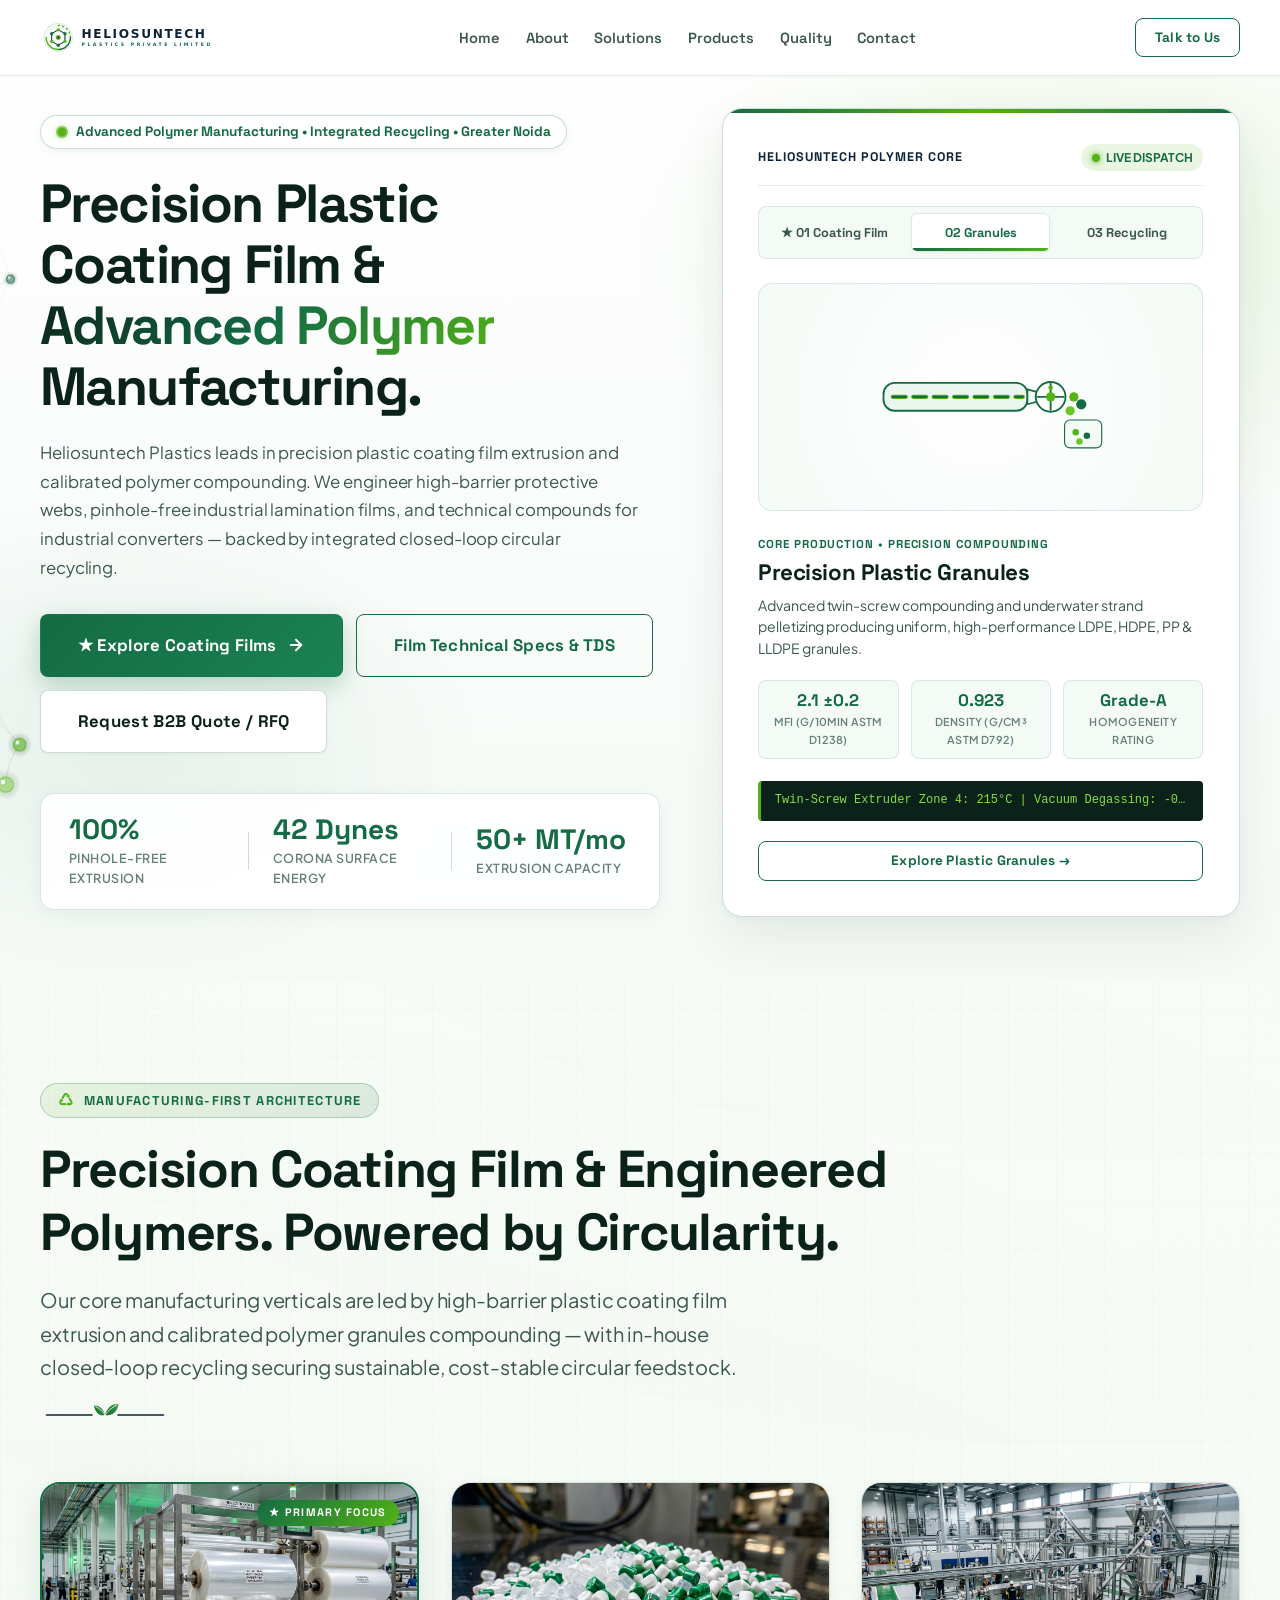
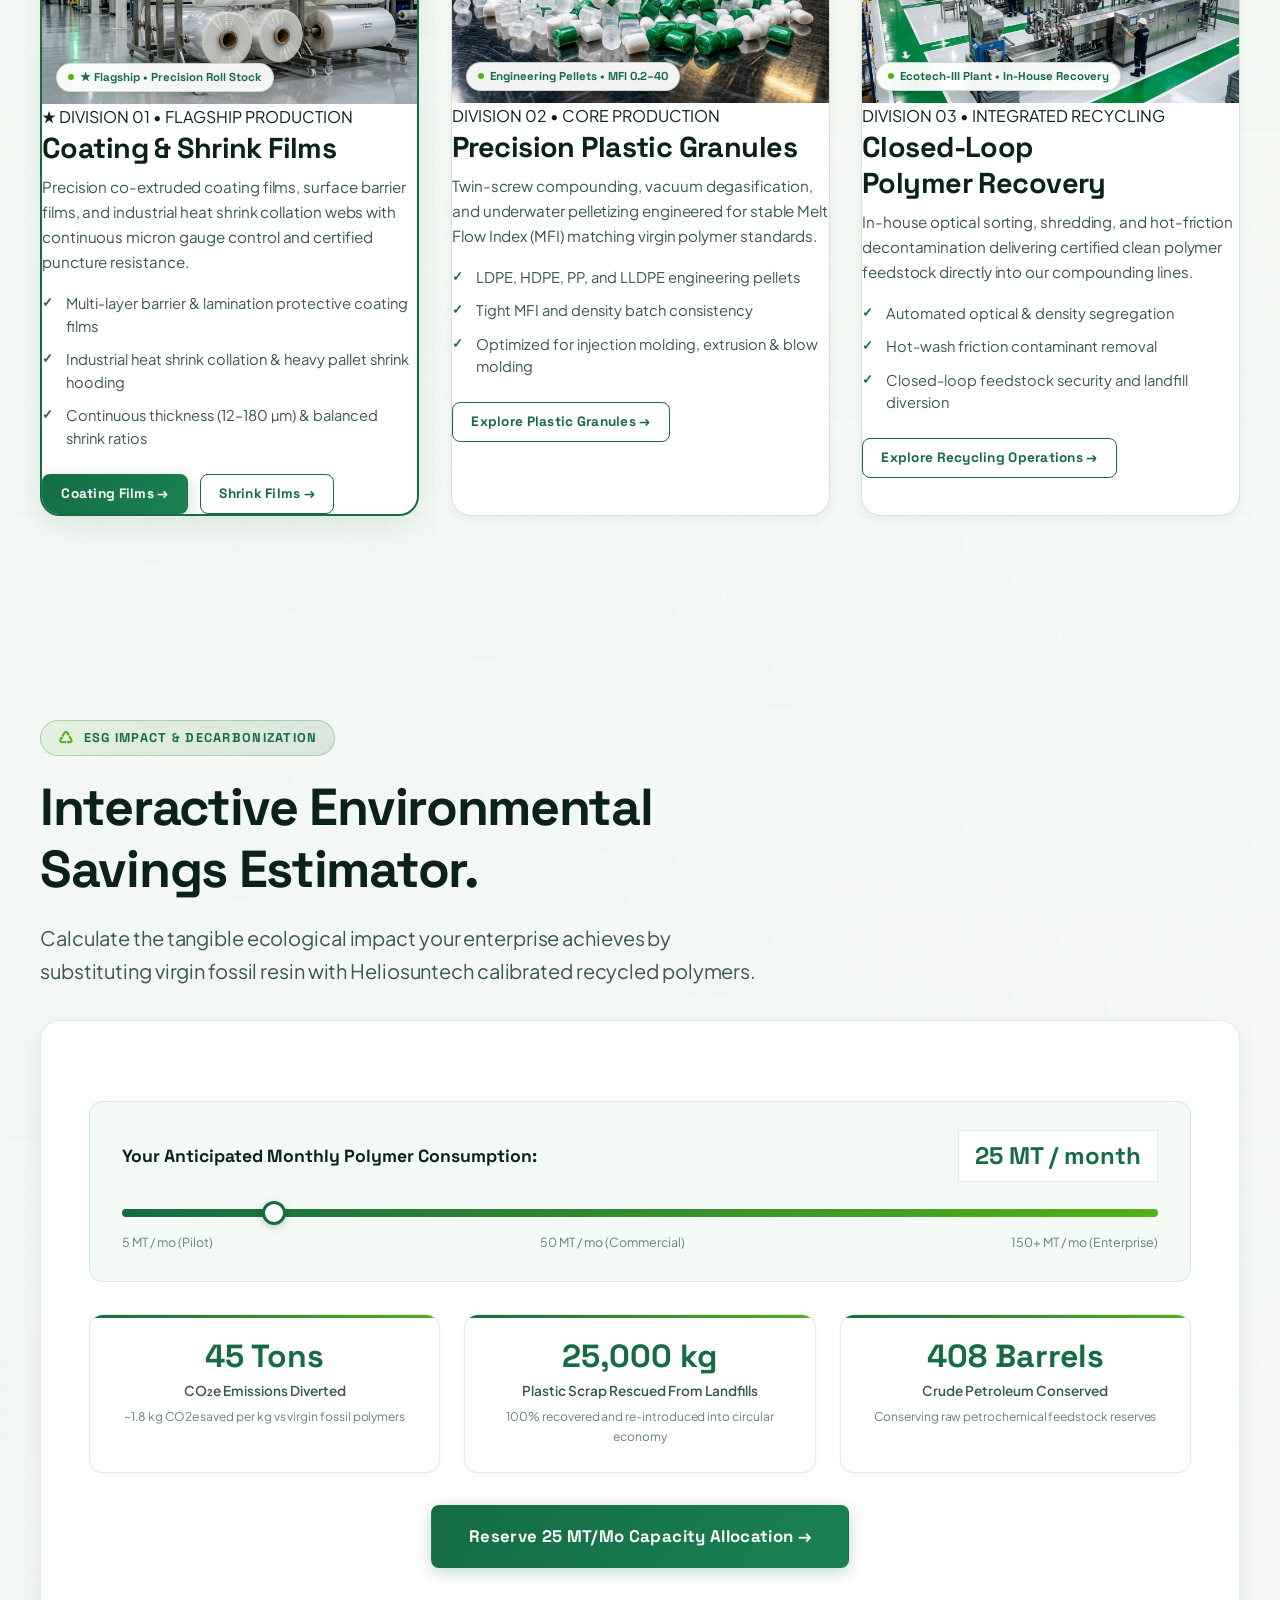
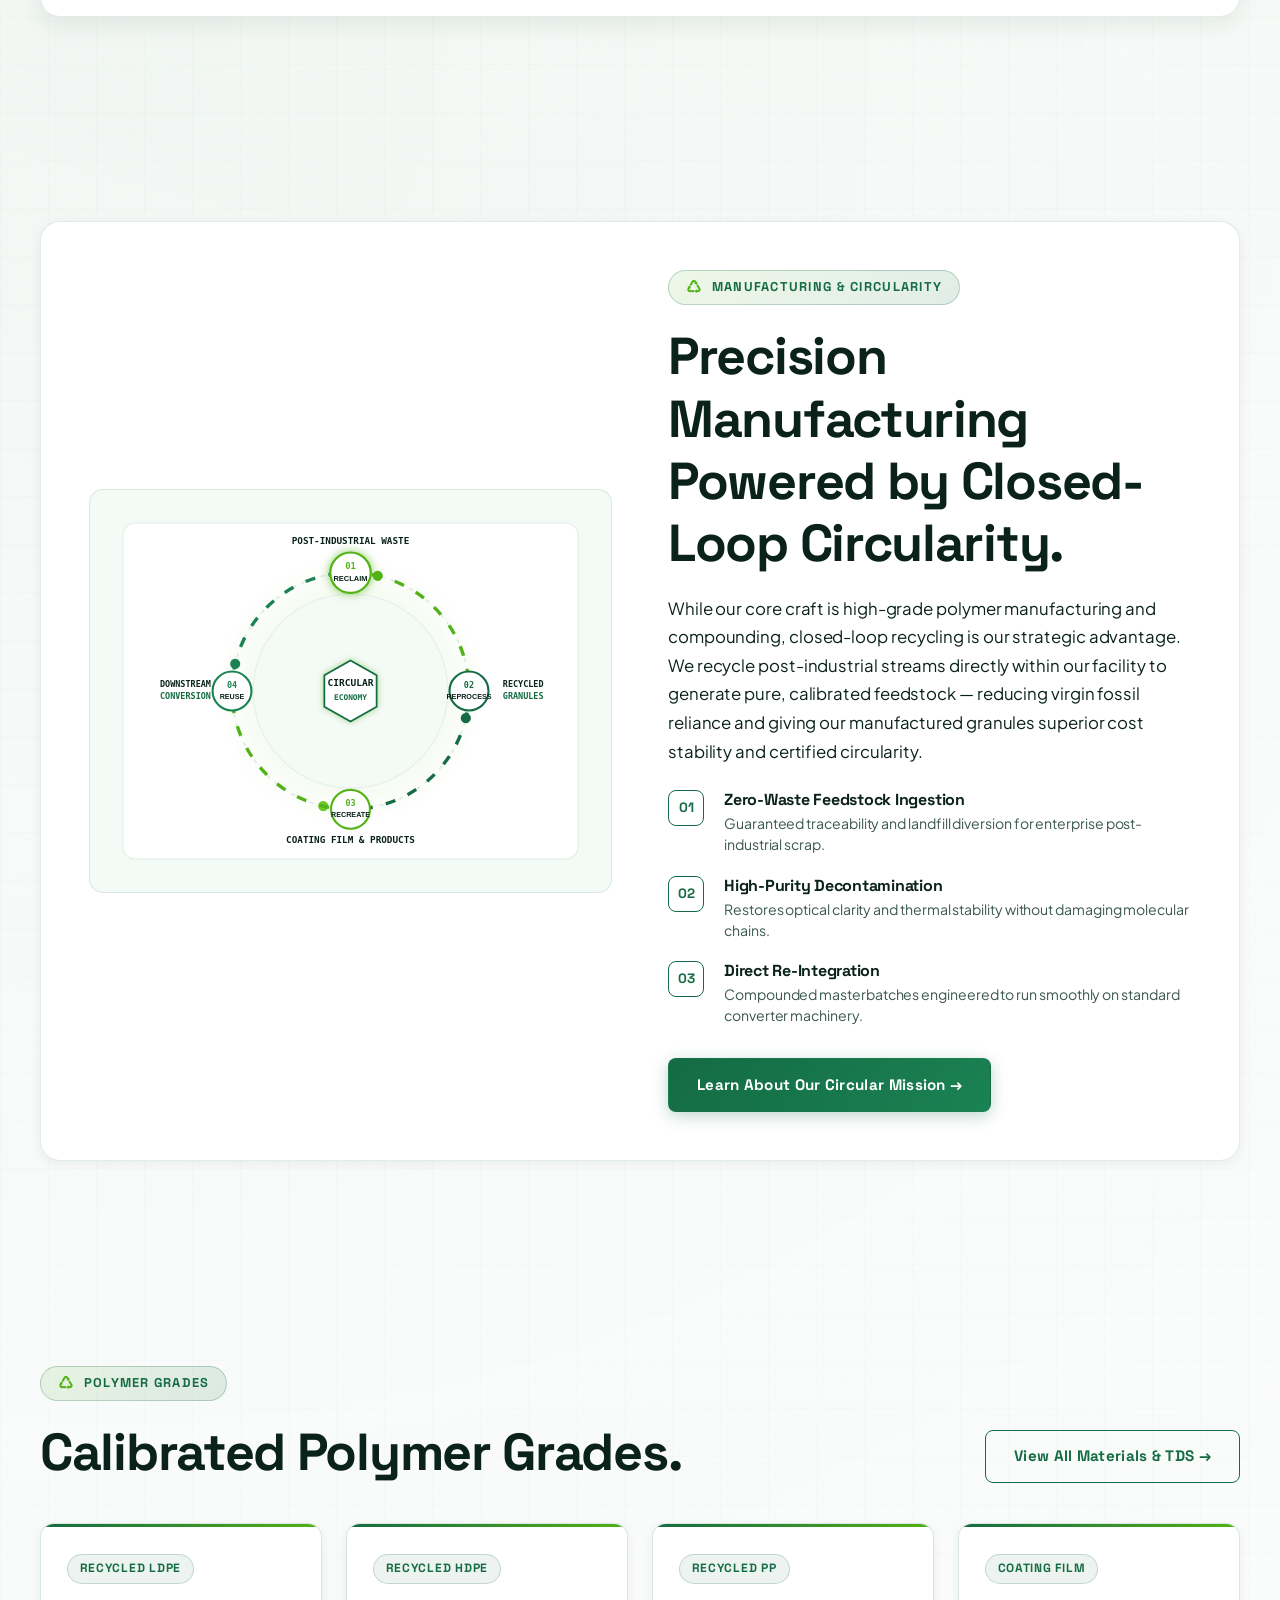
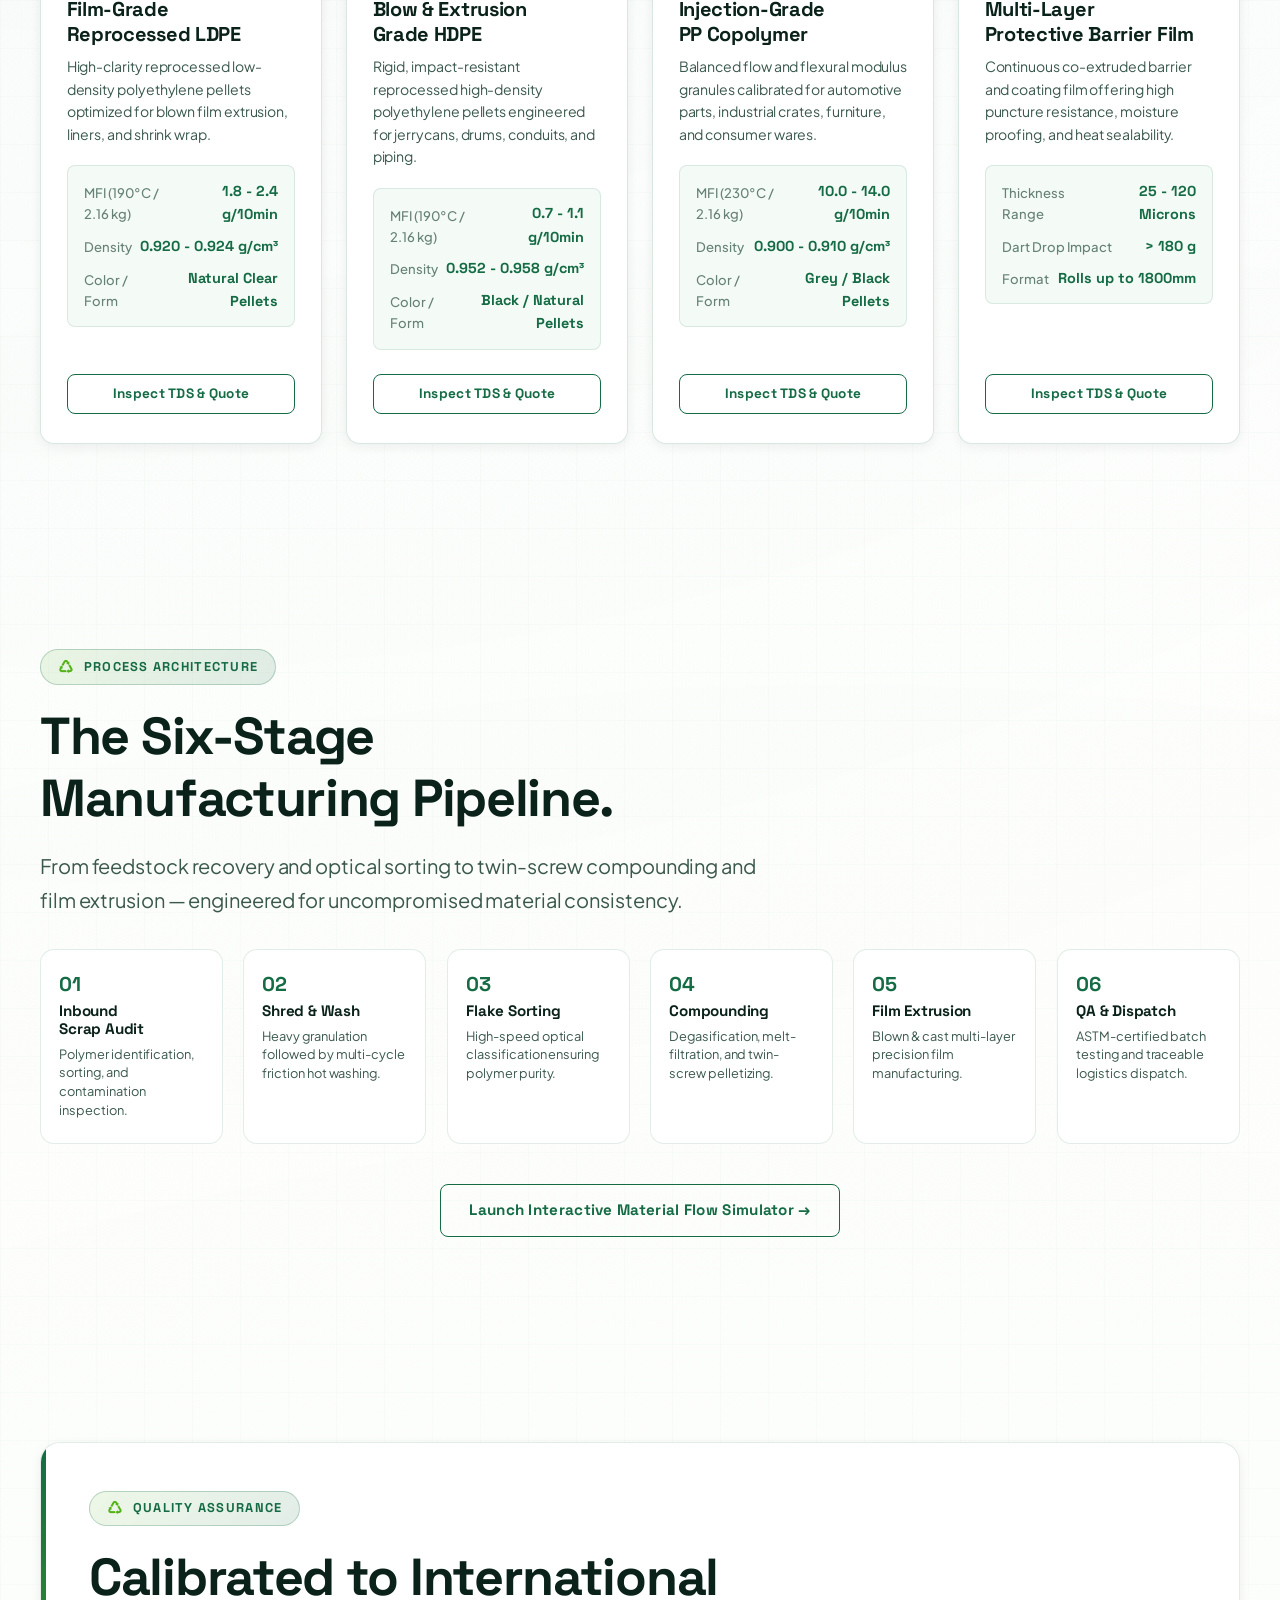
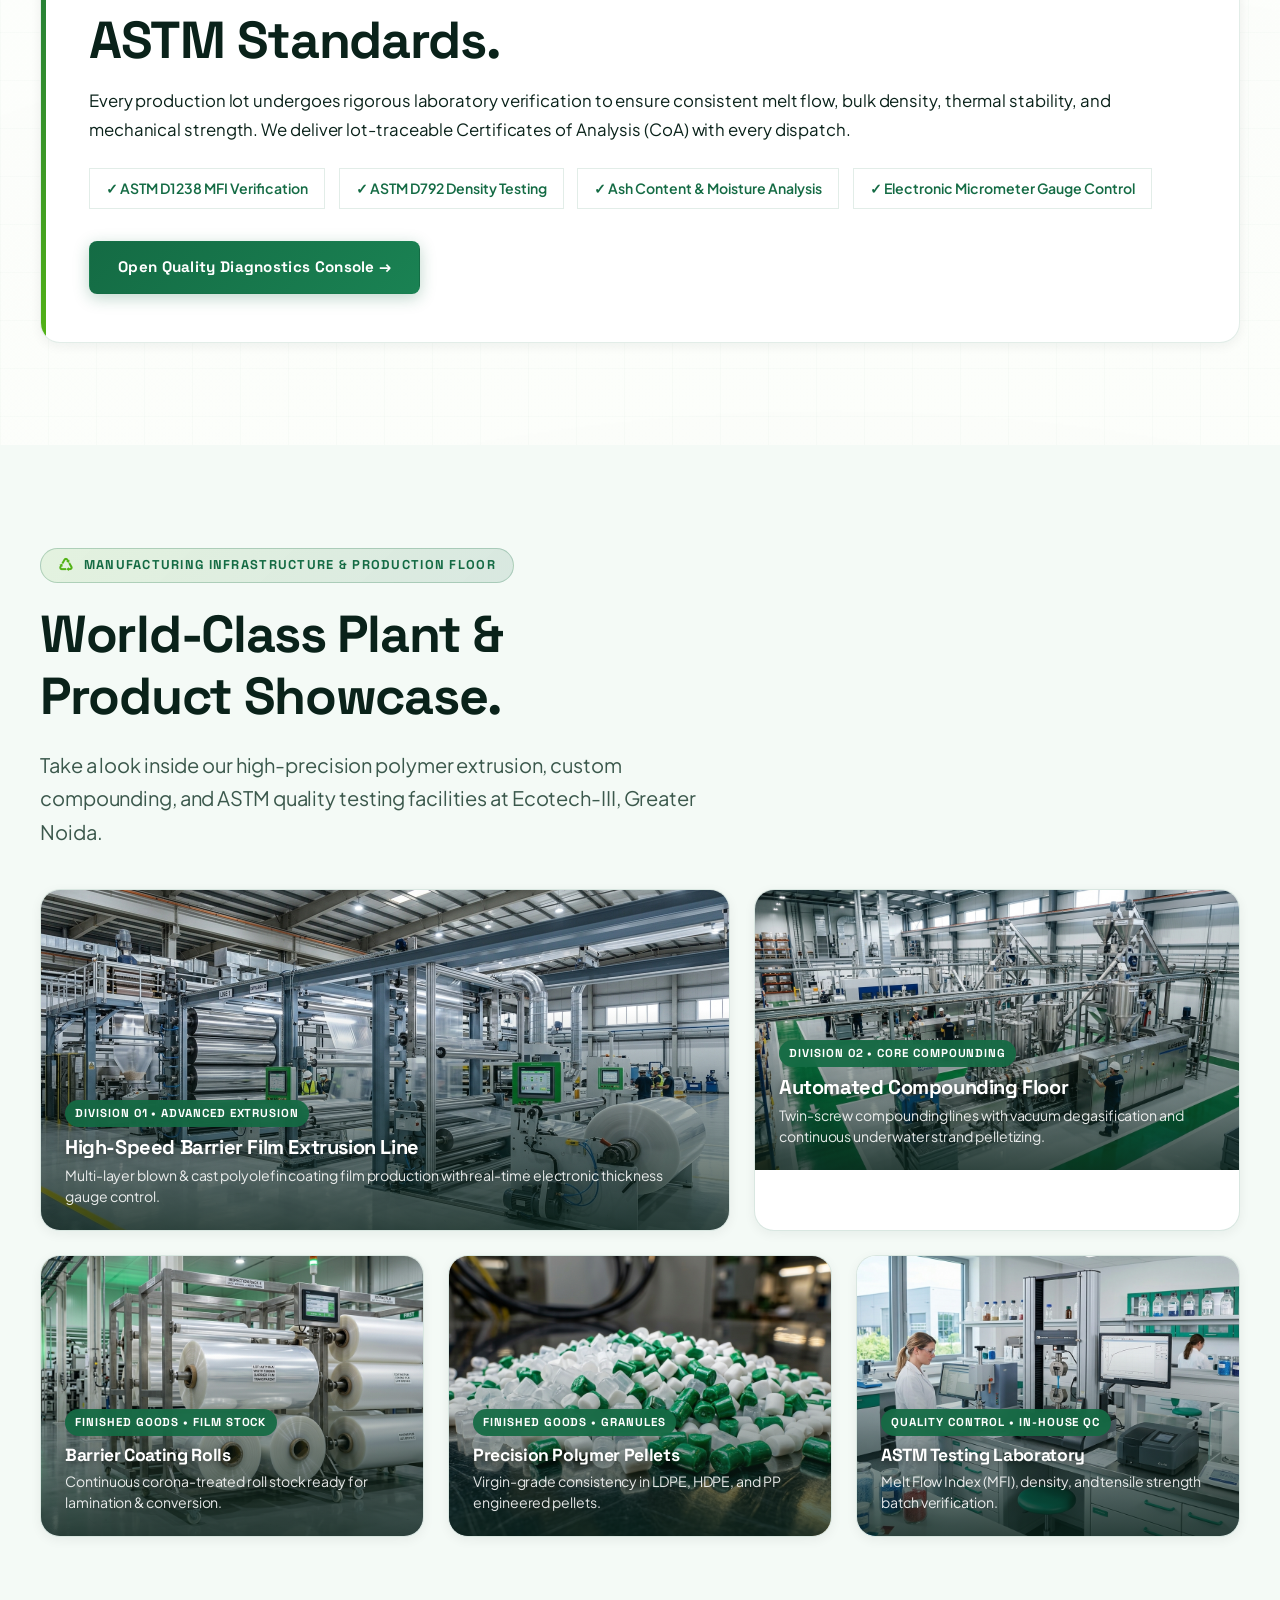
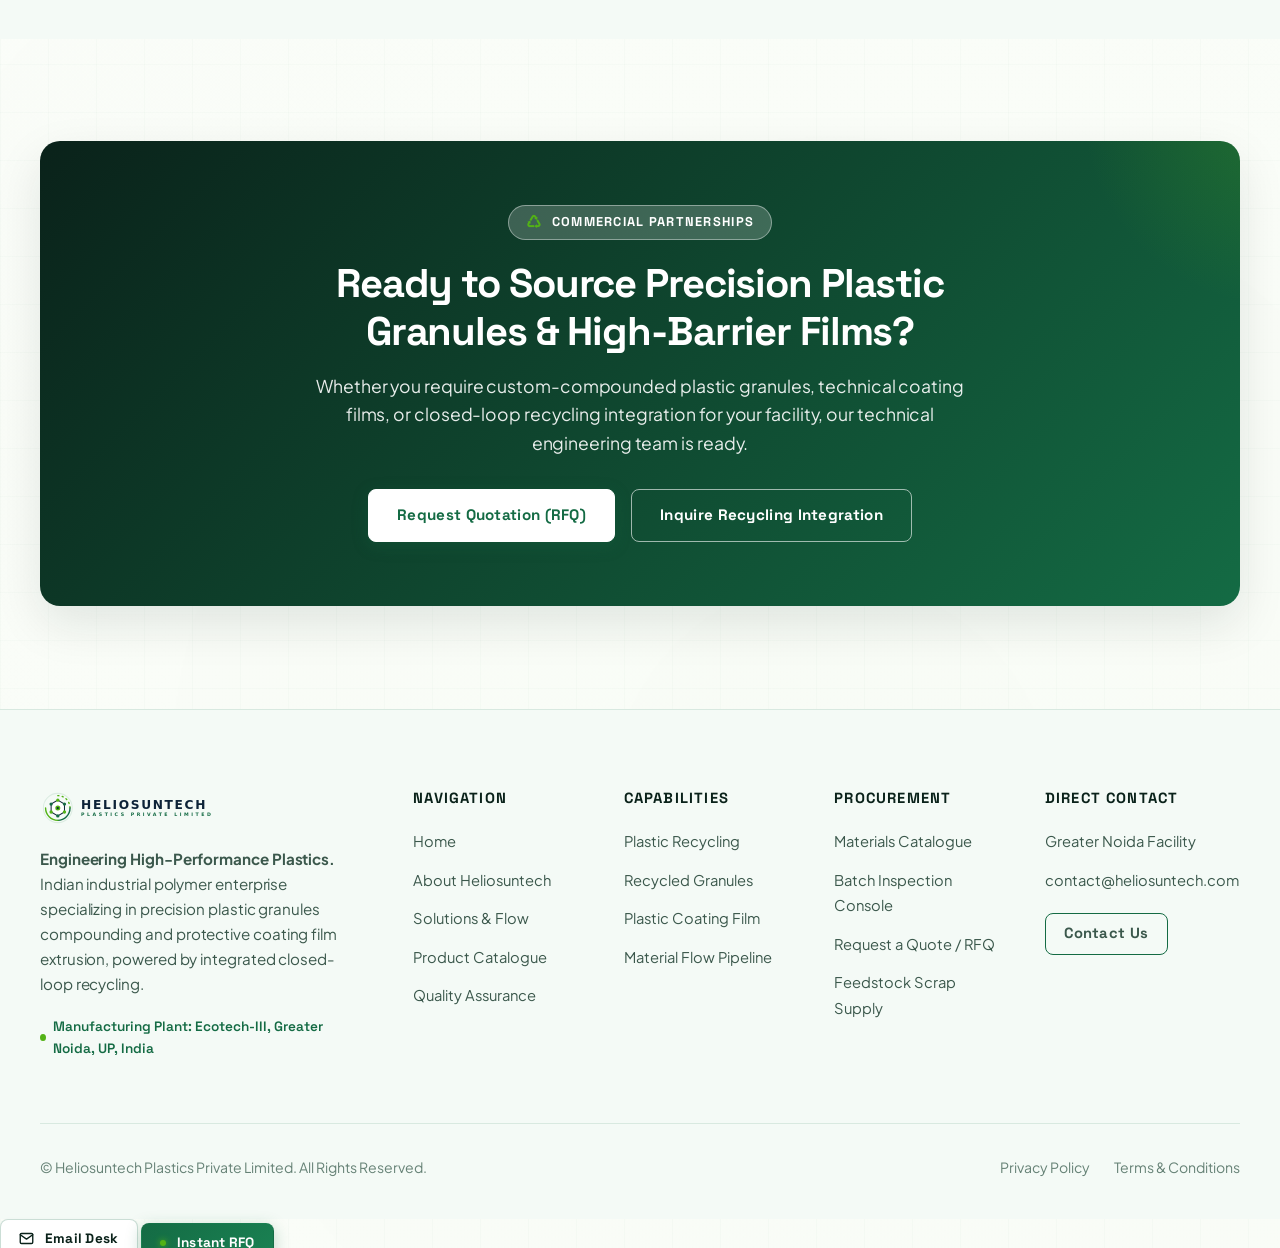
<file: index.html>
<!DOCTYPE html>
<html lang="en">
<head>
  <meta charset="UTF-8">
  <meta name="viewport" content="width=device-width, initial-scale=1.0">
  <title>Heliosuntech Plastics Private Limited | Precision Plastic Granules &amp; Advanced Polymer Manufacturing</title>
  
  <!-- SEO & Social Meta Tags -->
  <meta name="description" content="Heliosuntech Plastics Private Limited manufactures precision plastic granules and high-barrier coating films, enhanced by integrated closed-loop sustainable recycling in Greater Noida.">
  <meta name="keywords" content="Plastic Granules Manufacturing, Heliosuntech Plastics, Polymer Compounding, Recycled Plastic Granules, Plastic Coating Film, Greater Noida Ecotech III, Circular Polymers, Closed-Loop Recycling">
  <meta name="author" content="Heliosuntech Plastics Private Limited">
  <meta name="robots" content="index, follow">
  <link rel="canonical" href="https://heliosuntech.com/">

  <!-- Open Graph / Facebook -->
  <meta property="og:type" content="website">
  <meta property="og:url" content="https://heliosuntech.com/">
  <meta property="og:title" content="Heliosuntech Plastics | Precision Plastic Granules &amp; Polymer Manufacturing">
  <meta property="og:description" content="Manufacturing high-performance plastic granules and protective coating films, supported by an integrated closed-loop recycling ecosystem.">
  <meta property="og:image" content="assets/logo.svg">

  <!-- Twitter -->
  <meta property="twitter:card" content="summary_large_image">
  <meta property="twitter:title" content="Heliosuntech Plastics | Plastic Granules &amp; Polymer Manufacturing">
  <meta property="twitter:description" content="High-performance plastic granules, custom compounding, and technical coating film manufacturing with integrated recycling.">

  <!-- Google Fonts -->
  <link rel="preconnect" href="https://fonts.googleapis.com">
  <link rel="preconnect" href="https://fonts.gstatic.com" crossorigin>
  <link rel="stylesheet" href="https://fonts.googleapis.com/css2?family=Plus+Jakarta+Sans:wght@300;400;500;600;700;800&family=Space+Grotesk:wght@400;500;600;700;800&display=swap">

  <!-- Stylesheets -->
  <link rel="stylesheet" href="css/main.css?v=3.0">
  <link rel="stylesheet" href="css/components.css?v=3.0">
  <link rel="stylesheet" href="css/animations.css?v=3.0">

  <!-- Favicon -->
  <link rel="icon" type="image/svg+xml" href="assets/logo-icon.svg">

  <!-- Structured Data / JSON-LD -->
  <script type="application/ld+json">
  {
    "@context": "https://schema.org",
    "@type": "ManufacturingPlant",
    "name": "Heliosuntech Plastics Private Limited",
    "description": "Indian industrial polymer manufacturing enterprise specializing in precision plastic granules compounding and plastic coating film extrusion, powered by integrated closed-loop recycling.",
    "address": {
      "@type": "PostalAddress",
      "streetAddress": "Udyog Kendra, Ecotech-III",
      "addressLocality": "Greater Noida",
      "addressRegion": "Uttar Pradesh",
      "addressCountry": "IN"
    },
    "knowsAbout": [
      "Plastic Granules Manufacturing",
      "Polymer Compounding",
      "Plastic Coating Film Manufacturing",
      "Recycled Plastic Granules",
      "Closed-Loop Polymer Recycling",
      "Compounding Extrusion"
    ]
  }
  </script>
</head>
<body>

  <!-- =========================================================================
       1. NAVIGATION HEADER
       ========================================================================= -->
  <header class="site-header" id="siteHeader">
    <div class="container nav-container">
      <a href="index.html" class="brand-logo" aria-label="Heliosuntech Home">
        <img src="assets/logo.svg" alt="Heliosuntech Plastics Logo" width="220" height="42">
      </a>

      <!-- Desktop Nav Menu -->
      <nav aria-label="Main Navigation">
        <ul class="nav-menu">
          <li><a href="index.html" class="nav-link active">Home</a></li>
          <li><a href="about.html" class="nav-link">About</a></li>
          <li><a href="solutions.html" class="nav-link">Solutions</a></li>
          <li><a href="products.html" class="nav-link">Products</a></li>
          <li><a href="quality.html" class="nav-link">Quality</a></li>
          <li><a href="contact.html" class="nav-link">Contact</a></li>
        </ul>
      </nav>

      <!-- Nav CTA & Mobile Hamburger -->
      <div class="nav-actions">
        <a href="contact.html" class="btn btn-outline-accent btn-sm">
          Talk to Us
        </a>
        <button class="mobile-toggle" id="mobileToggle" aria-label="Toggle navigation menu" aria-expanded="false">
          <span></span>
          <span></span>
          <span></span>
        </button>
      </div>
    </div>
  </header>

  <!-- Mobile Drawer -->
  <div class="mobile-nav-drawer" id="mobileDrawer">
    <div class="drawer-plant-badge">
      <span class="pulse-dot"></span>
      <span>Ecotech-III, Greater Noida &bull; Active Manufacturing Plant</span>
    </div>
    <a href="index.html" class="nav-link active">Home</a>
    <a href="about.html" class="nav-link">About</a>
    <a href="solutions.html" class="nav-link">Solutions</a>
    <a href="products.html" class="nav-link">Products</a>
    <a href="quality.html" class="nav-link">Quality Control</a>
    <a href="contact.html" class="nav-link">Contact</a>
    <div style="margin-top: auto; padding-top: 1rem; display: flex; flex-direction: column; gap: 0.65rem;">
      <a href="contact.html" class="btn btn-primary" style="width: 100%;">
        Request a Quote / RFQ &rarr;
      </a>
      <a href="mailto:contact@heliosuntech.com" class="btn btn-secondary btn-sm" style="width: 100%;">
        Email Technical Desk
      </a>
    </div>
  </div>

  <main>
    <!-- =========================================================================
         2. HERO SECTION: 2-COLUMN SPLIT WITH INTERACTIVE TRANSFORMATION HUB
         ========================================================================= -->
    <section class="hero-section" id="hero">
      <canvas id="heroCanvas" class="hero-canvas"></canvas>

      <div class="container hero-container">
        <div class="hero-grid">
          <!-- Left Column: Bold Headline & Executive CTA -->
          <div class="hero-left">
            <div class="hero-badge-pill fade-in-up">
              <span class="hero-live-indicator">
                <span class="pulse-ring"></span>
                <span class="pulse-dot"></span>
              </span>
              <span>Advanced Polymer Manufacturing &bull; Integrated Recycling &bull; Greater Noida</span>
            </div>

            <h1 class="hero-main-title animate-title">
              Precision Plastic Coating Film &amp; <br>
              <span class="gradient-text">Advanced Polymer</span> Manufacturing.
            </h1>

            <p class="hero-lead-text fade-in-up" style="animation-delay: 0.2s;">
              Heliosuntech Plastics leads in precision plastic coating film extrusion and calibrated polymer compounding. We engineer high-barrier protective webs, pinhole-free industrial lamination films, and technical compounds for industrial converters — backed by integrated closed-loop circular recycling.
            </p>

            <div class="hero-action-buttons fade-in-up" style="animation-delay: 0.3s;">
              <a href="products.html?filter=films" class="btn btn-primary btn-lg hero-btn-main">
                <span>★ Explore Coating Films</span>
                <svg width="18" height="18" viewBox="0 0 24 24" fill="none" stroke="currentColor" stroke-width="2.5" stroke-linecap="round" stroke-linejoin="round">
                  <line x1="5" y1="12" x2="19" y2="12"></line>
                  <polyline points="12 5 19 12 12 19"></polyline>
                </svg>
              </a>
              <a href="solutions.html#film-showcase" class="btn btn-outline-accent btn-lg">
                <span>Film Technical Specs &amp; TDS</span>
              </a>
              <a href="contact.html" class="btn btn-secondary btn-lg">
                <span>Request B2B Quote / RFQ</span>
              </a>
            </div>

            <div class="hero-metric-bar fade-in-up" style="animation-delay: 0.4s;">
              <div class="hero-metric-item">
                <div class="hero-metric-num" data-counter="100" data-suffix="%">100%</div>
                <div class="hero-metric-desc">Pinhole-Free Extrusion</div>
              </div>
              <div class="hero-metric-divider"></div>
              <div class="hero-metric-item">
                <div class="hero-metric-num" data-counter="42" data-suffix=" Dynes">42 Dynes</div>
                <div class="hero-metric-desc">Corona Surface Energy</div>
              </div>
              <div class="hero-metric-divider"></div>
              <div class="hero-metric-item">
                <div class="hero-metric-num" data-counter="50" data-suffix="+ MT/mo">50+ MT/mo</div>
                <div class="hero-metric-desc">Extrusion Capacity</div>
              </div>
            </div>
          </div>

          <!-- Right Column: Interactive Polymer Core Hub Console -->
          <div class="hero-right">
            <div class="hero-interactive-hub interactive-tilt fade-in-up" style="animation-delay: 0.25s;">
              <div class="hub-header">
                <div class="hub-title-tag">Heliosuntech Polymer Core</div>
                <div class="hub-status-live">
                  <span class="pulse-dot"></span> LIVE DISPATCH
                </div>
              </div>

              <!-- Division Selector Tabs -->
              <div class="hub-tabs-row">
                <button type="button" class="hub-tab-btn active" data-division="film">
                  <span>★ 01 Coating Film</span>
                  <span class="hub-tab-progress"></span>
                </button>
                <button type="button" class="hub-tab-btn" data-division="granules">
                  <span>02 Granules</span>
                  <span class="hub-tab-progress"></span>
                </button>
                <button type="button" class="hub-tab-btn" data-division="flakes">
                  <span>03 Recycling</span>
                  <span class="hub-tab-progress"></span>
                </button>
              </div>

              <!-- Dynamic Animated Viewport -->
              <div class="hub-visual-viewport" id="hubVisualGraphic">
                <!-- SVG dynamically populated by js/heroHub.js -->
              </div>

              <!-- Division Details Content -->
              <div class="hub-details-body" id="hubDetailsBody">
                <div class="hub-division-badge" id="hubDivisionBadge">FLAGSHIP PRODUCTION • TECHNICAL FILM EXTRUSION</div>
                <h3 class="hub-division-title" id="hubDivisionTitle">Precision Plastic Coating Film</h3>
                <p class="hub-division-desc" id="hubDivisionDesc">
                  Advanced cast &amp; blown extrusion lines yielding uniform micron thickness, pinhole-free barrier protection, and high dart drop impact.
                </p>

                <!-- Live Spec Badges -->
                <div class="hub-specs-grid">
                  <div class="hub-spec-box">
                    <div class="hub-spec-val" id="hubSpecAVal">25-120 μm</div>
                    <div class="hub-spec-lbl" id="hubSpecALbl">Gauge Caliber</div>
                  </div>
                  <div class="hub-spec-box">
                    <div class="hub-spec-val" id="hubSpecBVal">&gt; 180 g</div>
                    <div class="hub-spec-lbl" id="hubSpecBLbl">Dart Drop Impact</div>
                  </div>
                  <div class="hub-spec-box">
                    <div class="hub-spec-val" id="hubSpecCVal">42 Dynes</div>
                    <div class="hub-spec-lbl" id="hubSpecCLbl">Corona Treatment</div>
                  </div>
                </div>

                <!-- Monospace Live Telemetry Strip -->
                <div class="hub-telemetry-strip" id="hubTelemetryText">
                  Line 01 Velocity: 48 m/min | Chill Roller Temp: 22°C | Gauge Uniformity: ±1.2 μm
                </div>

                <!-- Action Link -->
                <div class="hub-action-row">
                  <a href="products.html?filter=films" class="btn btn-outline-accent btn-sm" id="hubCtaBtn" style="width: 100%; text-align: center;">
                    Explore Coating Films &rarr;
                  </a>
                </div>
              </div>
            </div>
          </div>
        </div>
      </div>
    </section>

    <!-- =========================================================================
         3. THREE CORE OPERATING VERTICALS (DETAILED CARDS)
         ========================================================================= -->
    <section class="section bg-light" id="verticals">
      <div class="container">
        <div class="section-tag">Manufacturing-First Architecture</div>
        <h2 class="section-title">Precision Coating Film &amp; Engineered Polymers. Powered by Circularity.</h2>
        <p class="section-subtitle">
          Our core manufacturing verticals are led by high-barrier plastic coating film extrusion and calibrated polymer granules compounding — with in-house closed-loop recycling securing sustainable, cost-stable circular feedstock.
        </p>
        <img src="assets/logo-divider.svg" alt="" style="width: 130px; height: 22px; margin: 1.25rem 0 0.5rem; display: block;" aria-hidden="true">

        <div class="verticals-grid stagger-container reveal-on-scroll">
          <!-- Division 1: Coating Film (FLAGSHIP Core Manufacturing) -->
          <div class="vertical-card featured-flagship interactive-tilt">
            <div class="vertical-diagram-wrapper">
              <img src="assets/images/film-rolls.jpg" alt="Plastic Coating Film Roll Stock" class="vertical-photo" width="100%" height="220" loading="lazy">
              <div class="vertical-photo-tag">★ Flagship • Precision Roll Stock</div>
            </div>
            <div class="vertical-body">
              <div class="vertical-tag">★ DIVISION 01 &bull; FLAGSHIP PRODUCTION</div>
              <h3 class="vertical-title">Coating &amp; Shrink Films</h3>
              <p class="vertical-desc">
                Precision co-extruded coating films, surface barrier films, and industrial heat shrink collation webs with continuous micron gauge control and certified puncture resistance.
              </p>
              <ul class="vertical-list">
                <li>Multi-layer barrier &amp; lamination protective coating films</li>
                <li>Industrial heat shrink collation &amp; heavy pallet shrink hooding</li>
                <li>Continuous thickness (12–180 µm) &amp; balanced shrink ratios</li>
              </ul>
              <div style="margin-top: 1.5rem; display: flex; gap: 0.75rem; flex-wrap: wrap;">
                <a href="products.html?filter=films" class="btn btn-primary btn-sm">
                  Coating Films &rarr;
                </a>
                <a href="products.html?filter=shrink" class="btn btn-outline-accent btn-sm">
                  Shrink Films &rarr;
                </a>
              </div>
            </div>
          </div>

          <!-- Division 2: Granules Compounding (Core Manufacturing) -->
          <div class="vertical-card interactive-tilt">
            <div class="vertical-diagram-wrapper">
              <img src="assets/images/granules-macro.jpg" alt="Precision Plastic Granules and Compounding Pellets" class="vertical-photo" width="100%" height="220" loading="lazy">
              <div class="vertical-photo-tag">Engineering Pellets • MFI 0.2–40</div>
            </div>
            <div class="vertical-body">
              <div class="vertical-tag">DIVISION 02 &bull; CORE PRODUCTION</div>
              <h3 class="vertical-title">Precision Plastic Granules</h3>
              <p class="vertical-desc">
                Twin-screw compounding, vacuum degasification, and underwater pelletizing engineered for stable Melt Flow Index (MFI) matching virgin polymer standards.
              </p>
              <ul class="vertical-list">
                <li>LDPE, HDPE, PP, and LLDPE engineering pellets</li>
                <li>Tight MFI and density batch consistency</li>
                <li>Optimized for injection molding, extrusion &amp; blow molding</li>
              </ul>
              <div style="margin-top: 1.5rem;">
                <a href="products.html?filter=granules" class="btn btn-outline-accent btn-sm">
                  Explore Plastic Granules &rarr;
                </a>
              </div>
            </div>
          </div>

          <!-- Division 3: Integrated Recycling -->
          <div class="vertical-card interactive-tilt">
            <div class="vertical-diagram-wrapper">
              <img src="assets/images/plant-floor.jpg" alt="Modern Polymer Manufacturing and Recycling Plant Floor" class="vertical-photo" width="100%" height="220" loading="lazy">
              <div class="vertical-photo-tag">Ecotech-III Plant • In-House Recovery</div>
            </div>
            <div class="vertical-body">
              <div class="vertical-tag">DIVISION 03 &bull; INTEGRATED RECYCLING</div>
              <h3 class="vertical-title">Closed-Loop Polymer Recovery</h3>
              <p class="vertical-desc">
                In-house optical sorting, shredding, and hot-friction decontamination delivering certified clean polymer feedstock directly into our compounding lines.
              </p>
              <ul class="vertical-list">
                <li>Automated optical &amp; density segregation</li>
                <li>Hot-wash friction contaminant removal</li>
                <li>Closed-loop feedstock security and landfill diversion</li>
              </ul>
              <div style="margin-top: 1.5rem;">
                <a href="solutions.html#recycling" class="btn btn-outline-accent btn-sm">
                  Explore Recycling Operations &rarr;
                </a>
              </div>
            </div>
          </div>
        </div>
      </div>
    </section>

    <!-- =========================================================================
         4. INTERACTIVE CARBON & SUSTAINABILITY SAVINGS CALCULATOR
         ========================================================================= -->
    <section class="section" id="sustainability-calc">
      <div class="container">
        <div class="section-tag">ESG Impact &amp; Decarbonization</div>
        <h2 class="section-title">Interactive Environmental Savings Estimator.</h2>
        <p class="section-subtitle">
          Calculate the tangible ecological impact your enterprise achieves by substituting virgin fossil resin with Heliosuntech calibrated recycled polymers.
        </p>

        <div class="carbon-calc-card reveal-on-scroll">
          <div class="calc-slider-wrapper">
            <div class="calc-slider-header">
              <span class="calc-slider-title">Your Anticipated Monthly Polymer Consumption:</span>
              <span class="calc-slider-value" id="calcVolumeDisplay">25 MT / month</span>
            </div>
            <input type="range" min="5" max="150" value="25" step="5" class="calc-range-slider" id="carbonVolumeSlider" aria-label="Monthly polymer volume slider">
            <div style="display: flex; justify-content: space-between; font-size: 0.78rem; color: var(--text-muted); margin-top: 0.6rem;">
              <span>5 MT / mo (Pilot)</span>
              <span>50 MT / mo (Commercial)</span>
              <span>150+ MT / mo (Enterprise)</span>
            </div>
          </div>

          <!-- Dynamic Output Metrics -->
          <div class="calc-results-grid">
            <div class="calc-result-box">
              <div class="calc-result-num" id="calcCo2Display">45 Tons</div>
              <div class="calc-result-lbl">CO₂e Emissions Diverted</div>
              <p style="font-size: 0.75rem; color: var(--text-muted); margin-top: 0.35rem;">~1.8 kg CO2e saved per kg vs virgin fossil polymers</p>
            </div>
            <div class="calc-result-box">
              <div class="calc-result-num" id="calcLandfillDisplay">25,000 kg</div>
              <div class="calc-result-lbl">Plastic Scrap Rescued From Landfills</div>
              <p style="font-size: 0.75rem; color: var(--text-muted); margin-top: 0.35rem;">100% recovered and re-introduced into circular economy</p>
            </div>
            <div class="calc-result-box">
              <div class="calc-result-num" id="calcOilDisplay">408 Barrels</div>
              <div class="calc-result-lbl">Crude Petroleum Conserved</div>
              <p style="font-size: 0.75rem; color: var(--text-muted); margin-top: 0.35rem;">Conserving raw petrochemical feedstock reserves</p>
            </div>
          </div>

          <div style="text-align: center; margin-top: 1rem;">
            <a href="contact.html" class="btn btn-primary btn-lg" id="calcCtaBtn">
              Reserve 25 MT/Mo Capacity Allocation &rarr;
            </a>
          </div>
        </div>
      </div>
    </section>

    <!-- =========================================================================
         5. CLOSED-LOOP CIRCULAR MODEL HIGHLIGHT
         ========================================================================= -->
    <section class="section bg-light" id="circularity">
      <div class="container">
        <div class="circular-feature-grid reveal-on-scroll">
          <div class="circular-diagram-box">
            <img src="assets/diagrams/circular-loop.svg" alt="Closed Loop Circular Model" class="diagram-img" width="100%" height="auto" loading="lazy">
          </div>
          <div class="circular-text-box">
            <div class="section-tag">Manufacturing &amp; Circularity</div>
            <h2 class="section-title" style="text-align: left;">Precision Manufacturing Powered by Closed-Loop Circularity.</h2>
            <p style="color: var(--color-text-secondary); margin-bottom: 1.5rem; line-height: 1.7;">
              While our core craft is high-grade polymer manufacturing and compounding, closed-loop recycling is our strategic advantage. We recycle post-industrial streams directly within our facility to generate pure, calibrated feedstock — reducing virgin fossil reliance and giving our manufactured granules superior cost stability and certified circularity.
            </p>

            <div class="circular-pillars">
              <div class="circular-item">
                <div class="circular-item-icon">01</div>
                <div>
                  <h4>Zero-Waste Feedstock Ingestion</h4>
                  <p>Guaranteed traceability and landfill diversion for enterprise post-industrial scrap.</p>
                </div>
              </div>
              <div class="circular-item">
                <div class="circular-item-icon">02</div>
                <div>
                  <h4>High-Purity Decontamination</h4>
                  <p>Restores optical clarity and thermal stability without damaging molecular chains.</p>
                </div>
              </div>
              <div class="circular-item">
                <div class="circular-item-icon">03</div>
                <div>
                  <h4>Direct Re-Integration</h4>
                  <p>Compounded masterbatches engineered to run smoothly on standard converter machinery.</p>
                </div>
              </div>
            </div>

            <div style="margin-top: 2rem;">
              <a href="about.html" class="btn btn-primary">
                Learn About Our Circular Mission &rarr;
              </a>
            </div>
          </div>
        </div>
      </div>
    </section>

    <!-- =========================================================================
         6. FEATURED MATERIALS CATALOGUE PREVIEW
         ========================================================================= -->
    <section class="section" id="materials-preview">
      <div class="container">
        <div style="display: flex; justify-content: space-between; align-items: flex-end; flex-wrap: wrap; gap: 1rem; margin-bottom: 2.5rem;">
          <div>
            <div class="section-tag">Polymer Grades</div>
            <h2 class="section-title" style="margin-bottom: 0; text-align: left;">Calibrated Polymer Grades.</h2>
          </div>
          <a href="products.html" class="btn btn-outline-accent">
            View All Materials &amp; TDS &rarr;
          </a>
        </div>

        <div class="products-grid stagger-container reveal-on-scroll">
          <!-- Card 1: LDPE -->
          <div class="product-card interactive-tilt">
            <div class="product-badge">Recycled LDPE</div>
            <h4 class="product-title">Film-Grade Reprocessed LDPE</h4>
            <p class="product-desc">High-clarity reprocessed low-density polyethylene pellets optimized for blown film extrusion, liners, and shrink wrap.</p>
            <div class="product-specs">
              <div class="spec-row">
                <span class="spec-name">MFI (190°C / 2.16 kg)</span>
                <span class="spec-val">1.8 - 2.4 g/10min</span>
              </div>
              <div class="spec-row">
                <span class="spec-name">Density</span>
                <span class="spec-val">0.920 - 0.924 g/cm³</span>
              </div>
              <div class="spec-row">
                <span class="spec-name">Color / Form</span>
                <span class="spec-val">Natural Clear Pellets</span>
              </div>
            </div>
            <div class="product-actions">
              <a href="products.html" class="btn btn-sm btn-outline-accent" style="width: 100%;">Inspect TDS &amp; Quote</a>
            </div>
          </div>

          <!-- Card 2: HDPE -->
          <div class="product-card interactive-tilt">
            <div class="product-badge">Recycled HDPE</div>
            <h4 class="product-title">Blow &amp; Extrusion Grade HDPE</h4>
            <p class="product-desc">Rigid, impact-resistant reprocessed high-density polyethylene pellets engineered for jerrycans, drums, conduits, and piping.</p>
            <div class="product-specs">
              <div class="spec-row">
                <span class="spec-name">MFI (190°C / 2.16 kg)</span>
                <span class="spec-val">0.7 - 1.1 g/10min</span>
              </div>
              <div class="spec-row">
                <span class="spec-name">Density</span>
                <span class="spec-val">0.952 - 0.958 g/cm³</span>
              </div>
              <div class="spec-row">
                <span class="spec-name">Color / Form</span>
                <span class="spec-val">Black / Natural Pellets</span>
              </div>
            </div>
            <div class="product-actions">
              <a href="products.html" class="btn btn-sm btn-outline-accent" style="width: 100%;">Inspect TDS &amp; Quote</a>
            </div>
          </div>

          <!-- Card 3: PP -->
          <div class="product-card interactive-tilt">
            <div class="product-badge">Recycled PP</div>
            <h4 class="product-title">Injection-Grade PP Copolymer</h4>
            <p class="product-desc">Balanced flow and flexural modulus granules calibrated for automotive parts, industrial crates, furniture, and consumer wares.</p>
            <div class="product-specs">
              <div class="spec-row">
                <span class="spec-name">MFI (230°C / 2.16 kg)</span>
                <span class="spec-val">10.0 - 14.0 g/10min</span>
              </div>
              <div class="spec-row">
                <span class="spec-name">Density</span>
                <span class="spec-val">0.900 - 0.910 g/cm³</span>
              </div>
              <div class="spec-row">
                <span class="spec-name">Color / Form</span>
                <span class="spec-val">Grey / Black Pellets</span>
              </div>
            </div>
            <div class="product-actions">
              <a href="products.html" class="btn btn-sm btn-outline-accent" style="width: 100%;">Inspect TDS &amp; Quote</a>
            </div>
          </div>

          <!-- Card 4: Film -->
          <div class="product-card interactive-tilt">
            <div class="product-badge">Coating Film</div>
            <h4 class="product-title">Multi-Layer Protective Barrier Film</h4>
            <p class="product-desc">Continuous co-extruded barrier and coating film offering high puncture resistance, moisture proofing, and heat sealability.</p>
            <div class="product-specs">
              <div class="spec-row">
                <span class="spec-name">Thickness Range</span>
                <span class="spec-val">25 - 120 Microns</span>
              </div>
              <div class="spec-row">
                <span class="spec-name">Dart Drop Impact</span>
                <span class="spec-val">&gt; 180 g</span>
              </div>
              <div class="spec-row">
                <span class="spec-name">Format</span>
                <span class="spec-val">Rolls up to 1800mm</span>
              </div>
            </div>
            <div class="product-actions">
              <a href="products.html" class="btn btn-sm btn-outline-accent" style="width: 100%;">Inspect TDS &amp; Quote</a>
            </div>
          </div>
        </div>
      </div>
    </section>

    <!-- =========================================================================
         7. SIX-STAGE PROCESS TIMELINE PREVIEW
         ========================================================================= -->
    <section class="section bg-light" id="process-preview">
      <div class="container">
        <div class="section-tag">Process Architecture</div>
        <h2 class="section-title">The Six-Stage Manufacturing Pipeline.</h2>
        <p class="section-subtitle">
          From feedstock recovery and optical sorting to twin-screw compounding and film extrusion — engineered for uncompromised material consistency.
        </p>

        <div class="flow-pipeline-grid reveal-on-scroll">
          <div class="flow-preview-step interactive-tilt">
            <div class="step-num">01</div>
            <h4>Inbound Scrap Audit</h4>
            <p>Polymer identification, sorting, and contamination inspection.</p>
          </div>
          <div class="flow-preview-step interactive-tilt">
            <div class="step-num">02</div>
            <h4>Shred &amp; Wash</h4>
            <p>Heavy granulation followed by multi-cycle friction hot washing.</p>
          </div>
          <div class="flow-preview-step interactive-tilt">
            <div class="step-num">03</div>
            <h4>Flake Sorting</h4>
            <p>High-speed optical classification ensuring polymer purity.</p>
          </div>
          <div class="flow-preview-step interactive-tilt">
            <div class="step-num">04</div>
            <h4>Compounding</h4>
            <p>Degasification, melt-filtration, and twin-screw pelletizing.</p>
          </div>
          <div class="flow-preview-step interactive-tilt">
            <div class="step-num">05</div>
            <h4>Film Extrusion</h4>
            <p>Blown &amp; cast multi-layer precision film manufacturing.</p>
          </div>
          <div class="flow-preview-step interactive-tilt">
            <div class="step-num">06</div>
            <h4>QA &amp; Dispatch</h4>
            <p>ASTM-certified batch testing and traceable logistics dispatch.</p>
          </div>
        </div>

        <div style="text-align: center; margin-top: 2.5rem;">
          <a href="solutions.html#flow" class="btn btn-outline-accent">
            Launch Interactive Material Flow Simulator &rarr;
          </a>
        </div>
      </div>
    </section>

    <!-- =========================================================================
         8. QUALITY & COMPLIANCE PREVIEW
         ========================================================================= -->
    <section class="section" id="quality-preview">
      <div class="container">
        <div class="quality-highlight-card reveal-on-scroll">
          <div class="quality-highlight-content">
            <div class="section-tag">Quality Assurance</div>
            <h2 class="section-title" style="text-align: left; margin-bottom: 1rem;">Calibrated to International ASTM Standards.</h2>
            <p style="color: var(--color-text-secondary); line-height: 1.7; margin-bottom: 1.5rem;">
              Every production lot undergoes rigorous laboratory verification to ensure consistent melt flow, bulk density, thermal stability, and mechanical strength. We deliver lot-traceable Certificates of Analysis (CoA) with every dispatch.
            </p>

            <div class="quality-badges-row">
              <span class="quality-badge-item">✓ ASTM D1238 MFI Verification</span>
              <span class="quality-badge-item">✓ ASTM D792 Density Testing</span>
              <span class="quality-badge-item">✓ Ash Content &amp; Moisture Analysis</span>
              <span class="quality-badge-item">✓ Electronic Micrometer Gauge Control</span>
            </div>

            <div style="margin-top: 2rem;">
              <a href="quality.html" class="btn btn-primary">
                Open Quality Diagnostics Console &rarr;
              </a>
            </div>
          </div>
        </div>
      </div>
    </section>

    <!-- =========================================================================
         8.5 PHOTOREALISTIC PLANT & PRODUCT GALLERY
         ========================================================================= -->
    <section class="section" id="plant-gallery" style="background: var(--bg-secondary);">
      <div class="container">
        <div class="section-tag">Manufacturing Infrastructure &amp; Production Floor</div>
        <h2 class="section-title">World-Class Plant &amp; Product Showcase.</h2>
        <p class="section-subtitle">
          Take a look inside our high-precision polymer extrusion, custom compounding, and ASTM quality testing facilities at Ecotech-III, Greater Noida.
        </p>

        <div class="plant-gallery-grid stagger-container reveal-on-scroll">
          <!-- Item 1: High-Speed Film Extrusion Line (Wide) -->
          <div class="plant-gallery-card featured-wide">
            <div class="plant-gallery-img-wrap">
              <img src="assets/images/film-line.jpg" alt="High-Speed Industrial Film Extrusion Production Line" class="plant-gallery-img" loading="lazy">
              <div class="plant-gallery-overlay">
                <span class="plant-gallery-badge">Division 01 • Advanced Extrusion</span>
                <h3 class="plant-gallery-title">High-Speed Barrier Film Extrusion Line</h3>
                <p class="plant-gallery-meta">Multi-layer blown &amp; cast polyolefin coating film production with real-time electronic thickness gauge control.</p>
              </div>
            </div>
          </div>

          <!-- Item 2: Polymer Compounding Plant Floor (Medium) -->
          <div class="plant-gallery-card featured-medium">
            <div class="plant-gallery-img-wrap">
              <img src="assets/images/plant-floor.jpg" alt="Compounding Factory Floor with Twin-Screw Extruders" class="plant-gallery-img" loading="lazy">
              <div class="plant-gallery-overlay">
                <span class="plant-gallery-badge">Division 02 • Core Compounding</span>
                <h3 class="plant-gallery-title">Automated Compounding Floor</h3>
                <p class="plant-gallery-meta">Twin-screw compounding lines with vacuum degasification and continuous underwater strand pelletizing.</p>
              </div>
            </div>
          </div>

          <!-- Item 3: Precision Roll Stock Inventory -->
          <div class="plant-gallery-card span-4">
            <div class="plant-gallery-img-wrap">
              <img src="assets/images/film-rolls.jpg" alt="Plastic Coating Barrier Film Rolls in Inspection Rack" class="plant-gallery-img" loading="lazy">
              <div class="plant-gallery-overlay">
                <span class="plant-gallery-badge">Finished Goods • Film Stock</span>
                <h3 class="plant-gallery-title" style="font-size: 1.1rem;">Barrier Coating Rolls</h3>
                <p class="plant-gallery-meta">Continuous corona-treated roll stock ready for lamination &amp; conversion.</p>
              </div>
            </div>
          </div>

          <!-- Item 4: Polymer Granules Macro Pellets -->
          <div class="plant-gallery-card span-4">
            <div class="plant-gallery-img-wrap">
              <img src="assets/images/granules-macro.jpg" alt="Precision Translucent and Emerald Polymer Granules" class="plant-gallery-img" loading="lazy">
              <div class="plant-gallery-overlay">
                <span class="plant-gallery-badge">Finished Goods • Granules</span>
                <h3 class="plant-gallery-title" style="font-size: 1.1rem;">Precision Polymer Pellets</h3>
                <p class="plant-gallery-meta">Virgin-grade consistency in LDPE, HDPE, and PP engineered pellets.</p>
              </div>
            </div>
          </div>

          <!-- Item 5: ASTM Quality Testing Laboratory -->
          <div class="plant-gallery-card span-4">
            <div class="plant-gallery-img-wrap">
              <img src="assets/images/quality-lab.jpg" alt="ASTM Polymer Testing and Quality Assurance Laboratory" class="plant-gallery-img" loading="lazy">
              <div class="plant-gallery-overlay">
                <span class="plant-gallery-badge">Quality Control • In-House QC</span>
                <h3 class="plant-gallery-title" style="font-size: 1.1rem;">ASTM Testing Laboratory</h3>
                <p class="plant-gallery-meta">Melt Flow Index (MFI), density, and tensile strength batch verification.</p>
              </div>
            </div>
          </div>
        </div>
      </div>
    </section>

    <!-- =========================================================================
         9. RFQ & PARTNERSHIP CALLOUT BANNER
         ========================================================================= -->
    <section class="section" id="cta-banner">
      <div class="container">
        <div class="cta-banner-card reveal-on-scroll">
          <div class="section-tag" style="background: rgba(255, 255, 255, 0.2); color: #ffffff; border-color: rgba(255, 255, 255, 0.4);">
            Commercial Partnerships
          </div>
          <h2 style="font-size: clamp(1.8rem, 3.5vw, 2.5rem); font-weight: 800; color: #ffffff; margin-bottom: 1rem;">
            Ready to Source Precision Plastic Granules &amp; High-Barrier Films?
          </h2>
          <p style="font-size: 1.1rem; color: rgba(255, 255, 255, 0.9); max-width: 680px; margin: 0 auto 2rem; line-height: 1.6;">
            Whether you require custom-compounded plastic granules, technical coating films, or closed-loop recycling integration for your facility, our technical engineering team is ready.
          </p>
          <div style="display: flex; gap: 1rem; justify-content: center; flex-wrap: wrap;">
            <a href="contact.html" class="btn btn-primary" style="background: #ffffff; color: var(--accent-emerald); border-color: #ffffff; font-weight: 700;">
              Request Quotation (RFQ)
            </a>
            <a href="contact.html" class="btn btn-outline-accent" style="color: #ffffff; border-color: rgba(255, 255, 255, 0.6);">
              Inquire Recycling Integration
            </a>
          </div>
        </div>
      </div>
    </section>
  </main>

  <!-- =========================================================================
       10. FOOTER (NO CORPORATE TRUST BAR, NO CIN/GST)
       ========================================================================= -->
  <footer class="site-footer">
    <div class="container">
      <div class="footer-top-grid footer-grid">
        <div class="footer-brand">
          <img src="assets/logo.svg" alt="Heliosuntech Plastics" width="200" height="38" class="footer-logo">
          <p>
            <strong>Engineering High-Performance Plastics.</strong><br>
            Indian industrial polymer enterprise specializing in precision plastic granules compounding and protective coating film extrusion, powered by integrated closed-loop recycling.
          </p>
          <div class="footer-contact-info">
            <span style="display: inline-flex; align-items: center; gap: 0.45rem; font-size: 0.85rem; color: var(--accent-emerald); font-family: var(--font-display); font-weight: 600;">
              <span style="width: 7px; height: 7px; border-radius: 50%; background: var(--accent-lime); display: inline-block;"></span>
              Manufacturing Plant: Ecotech-III, Greater Noida, UP, India
            </span>
          </div>
        </div>

        <div class="footer-col">
          <h5>Navigation</h5>
          <ul class="footer-links">
            <li><a href="index.html">Home</a></li>
            <li><a href="about.html">About Heliosuntech</a></li>
            <li><a href="solutions.html">Solutions &amp; Flow</a></li>
            <li><a href="products.html">Product Catalogue</a></li>
            <li><a href="quality.html">Quality Assurance</a></li>
          </ul>
        </div>

        <div class="footer-col">
          <h5>Capabilities</h5>
          <ul class="footer-links">
            <li><a href="solutions.html#recycling">Plastic Recycling</a></li>
            <li><a href="solutions.html#granules">Recycled Granules</a></li>
            <li><a href="solutions.html#film">Plastic Coating Film</a></li>
            <li><a href="solutions.html#flow">Material Flow Pipeline</a></li>
          </ul>
        </div>

        <div class="footer-col">
          <h5>Procurement</h5>
          <ul class="footer-links">
            <li><a href="products.html">Materials Catalogue</a></li>
            <li><a href="quality.html">Batch Inspection Console</a></li>
            <li><a href="contact.html">Request a Quote / RFQ</a></li>
            <li><a href="contact.html">Feedstock Scrap Supply</a></li>
          </ul>
        </div>

        <div class="footer-col">
          <h5>Direct Contact</h5>
          <ul class="footer-links">
            <li><a href="contact.html">Greater Noida Facility</a></li>
            <li><a href="mailto:contact@heliosuntech.com">contact@heliosuntech.com</a></li>
            <li><a href="contact.html" class="btn btn-outline-accent btn-sm" style="margin-top: 0.5rem; display: inline-block;">Contact Us</a></li>
          </ul>
        </div>
      </div>

      <div class="footer-bottom">
        <div>
          &copy; Heliosuntech Plastics Private Limited. All Rights Reserved.
        </div>
        <div style="display: flex; gap: 1.5rem;">
          <a href="javascript:void(0)" onclick="alert('Corporate Privacy Policy: We do not share customer procurement specifications.')">Privacy Policy</a>
          <a href="javascript:void(0)" onclick="alert('Commercial Terms & Conditions available with quotation dispatch.')">Terms &amp; Conditions</a>
        </div>
      </div>
    </div>
  </footer>

  <!-- Floating Mobile Quick Action Bar -->
  <div class="mobile-quick-bar" aria-label="Quick mobile navigation actions">
    <a href="mailto:contact@heliosuntech.com" class="btn btn-secondary btn-sm" aria-label="Email Plant Desk">
      <svg width="15" height="15" viewBox="0 0 24 24" fill="none" stroke="currentColor" stroke-width="2.2" stroke-linecap="round" stroke-linejoin="round">
        <path d="M4 4h16c1.1 0 2 .9 2 2v12c0 1.1-.9 2-2 2H4c-1.1 0-2-.9-2-2V6c0-1.1.9-2 2-2z"></path>
        <polyline points="22,6 12,13 2,6"></polyline>
      </svg>
      <span>Email Desk</span>
    </a>
    <a href="contact.html" class="btn btn-primary btn-sm" aria-label="Request Instant Quote">
      <span class="pulse-dot" style="width: 6px; height: 6px;"></span>
      <span>Instant RFQ</span>
    </a>
  </div>

  <!-- Scripts -->
  <script src="js/animations.js?v=3.0"></script>
  <script src="js/particles.js?v=3.0"></script>
  <script src="js/heroHub.js?v=3.0"></script>
  <script src="js/app.js?v=3.0"></script>
</body>
</html>
</file>
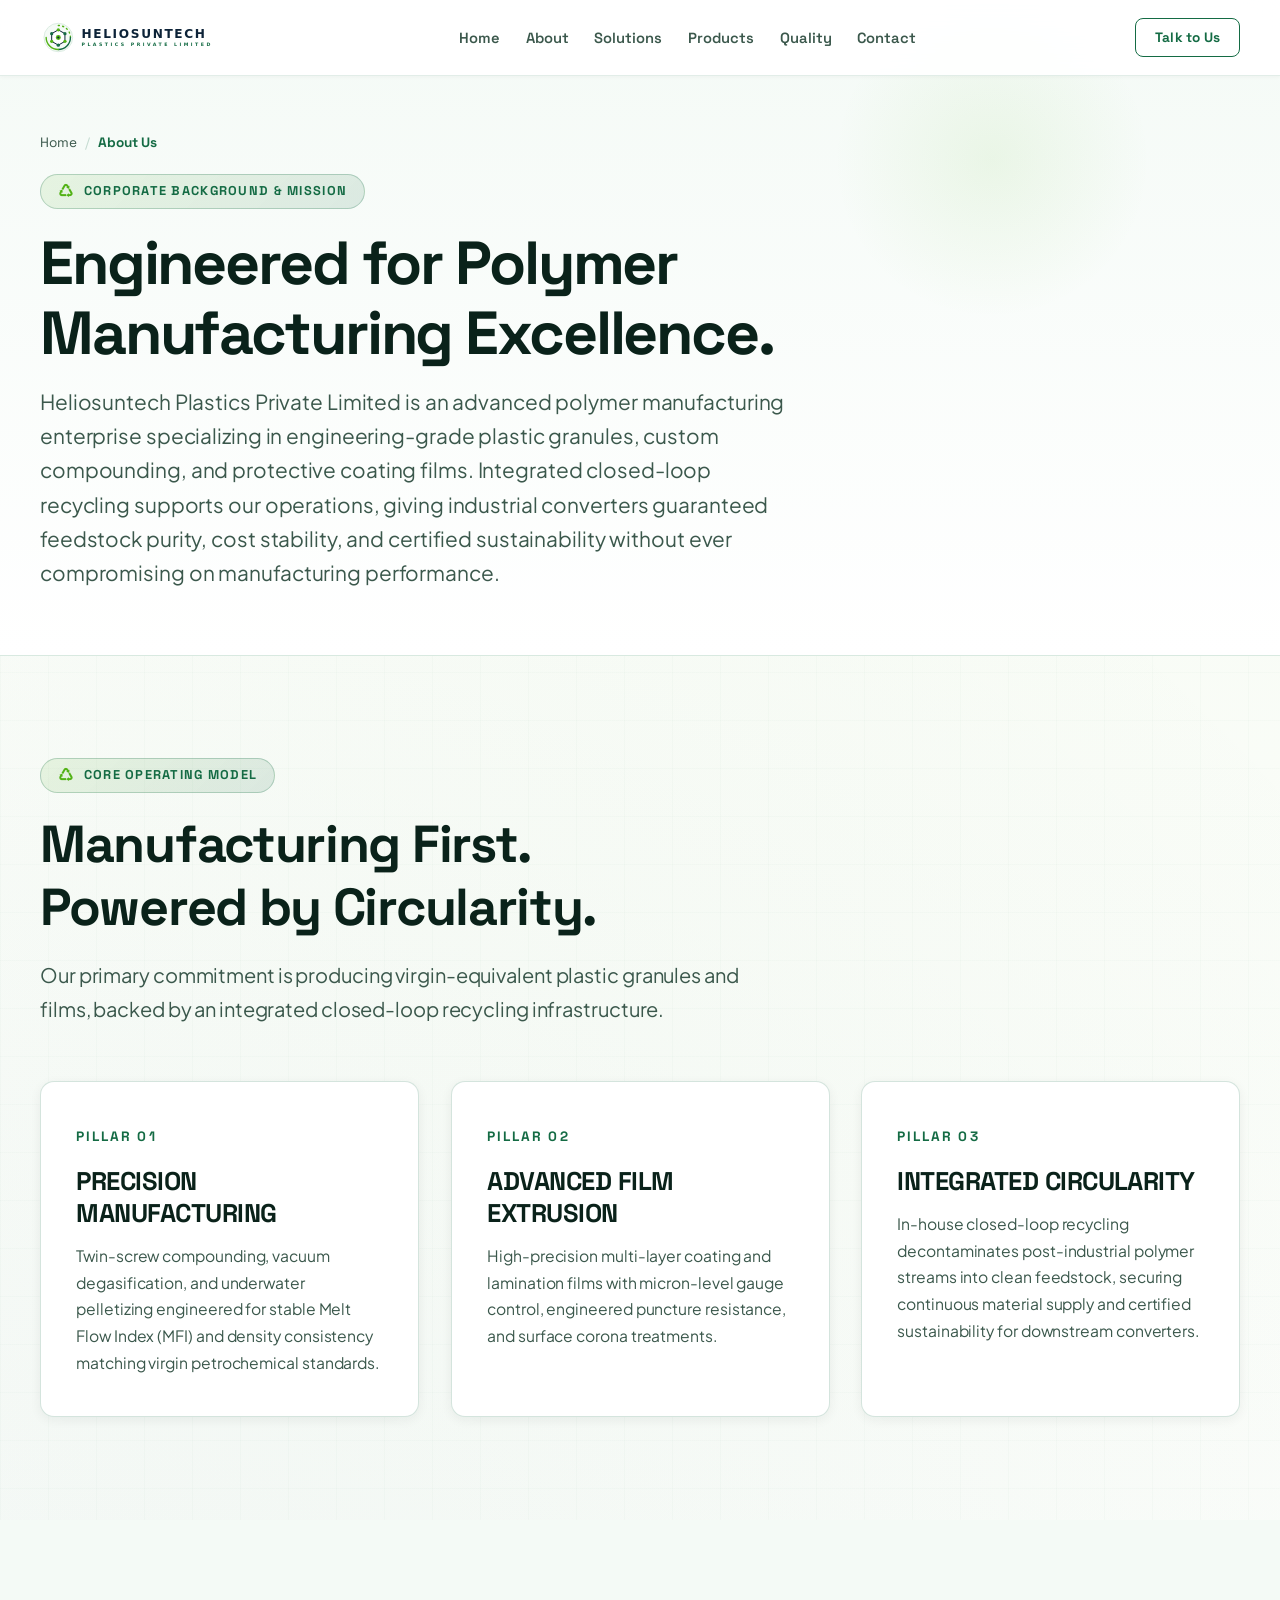
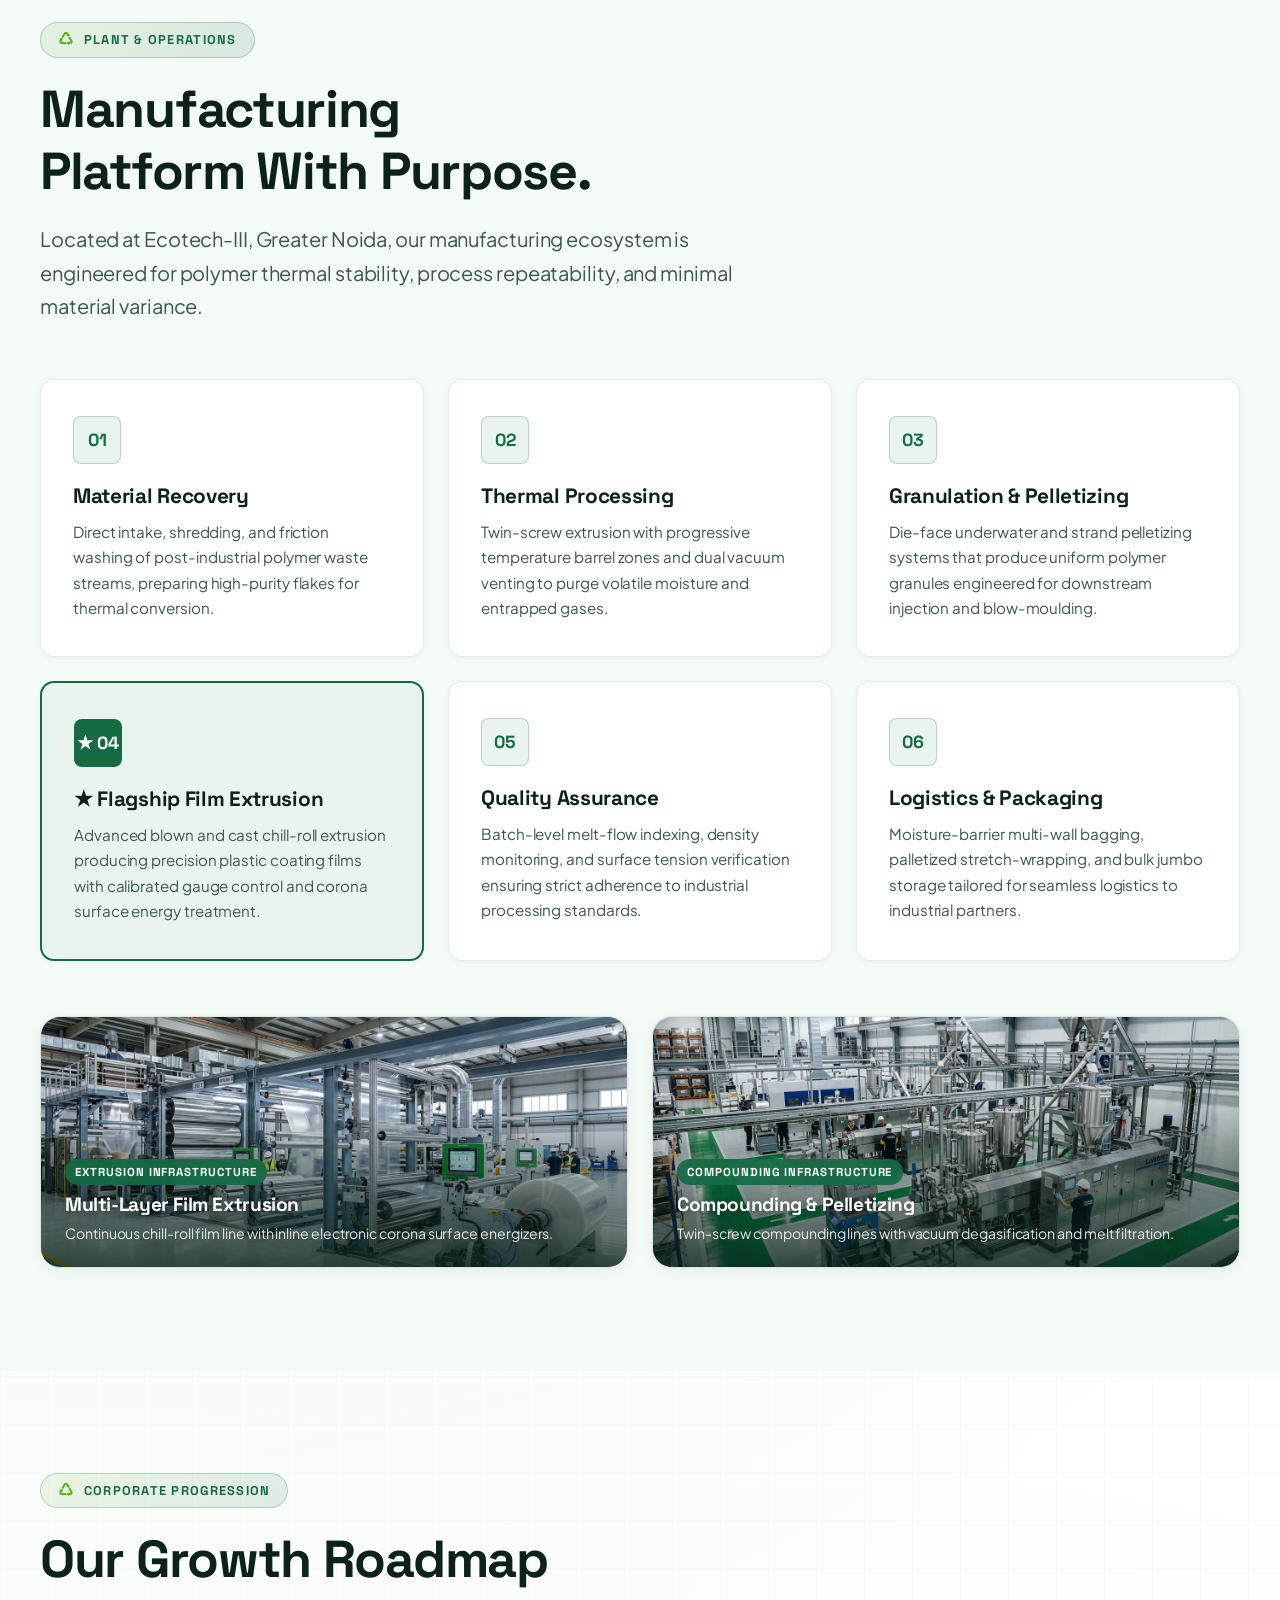
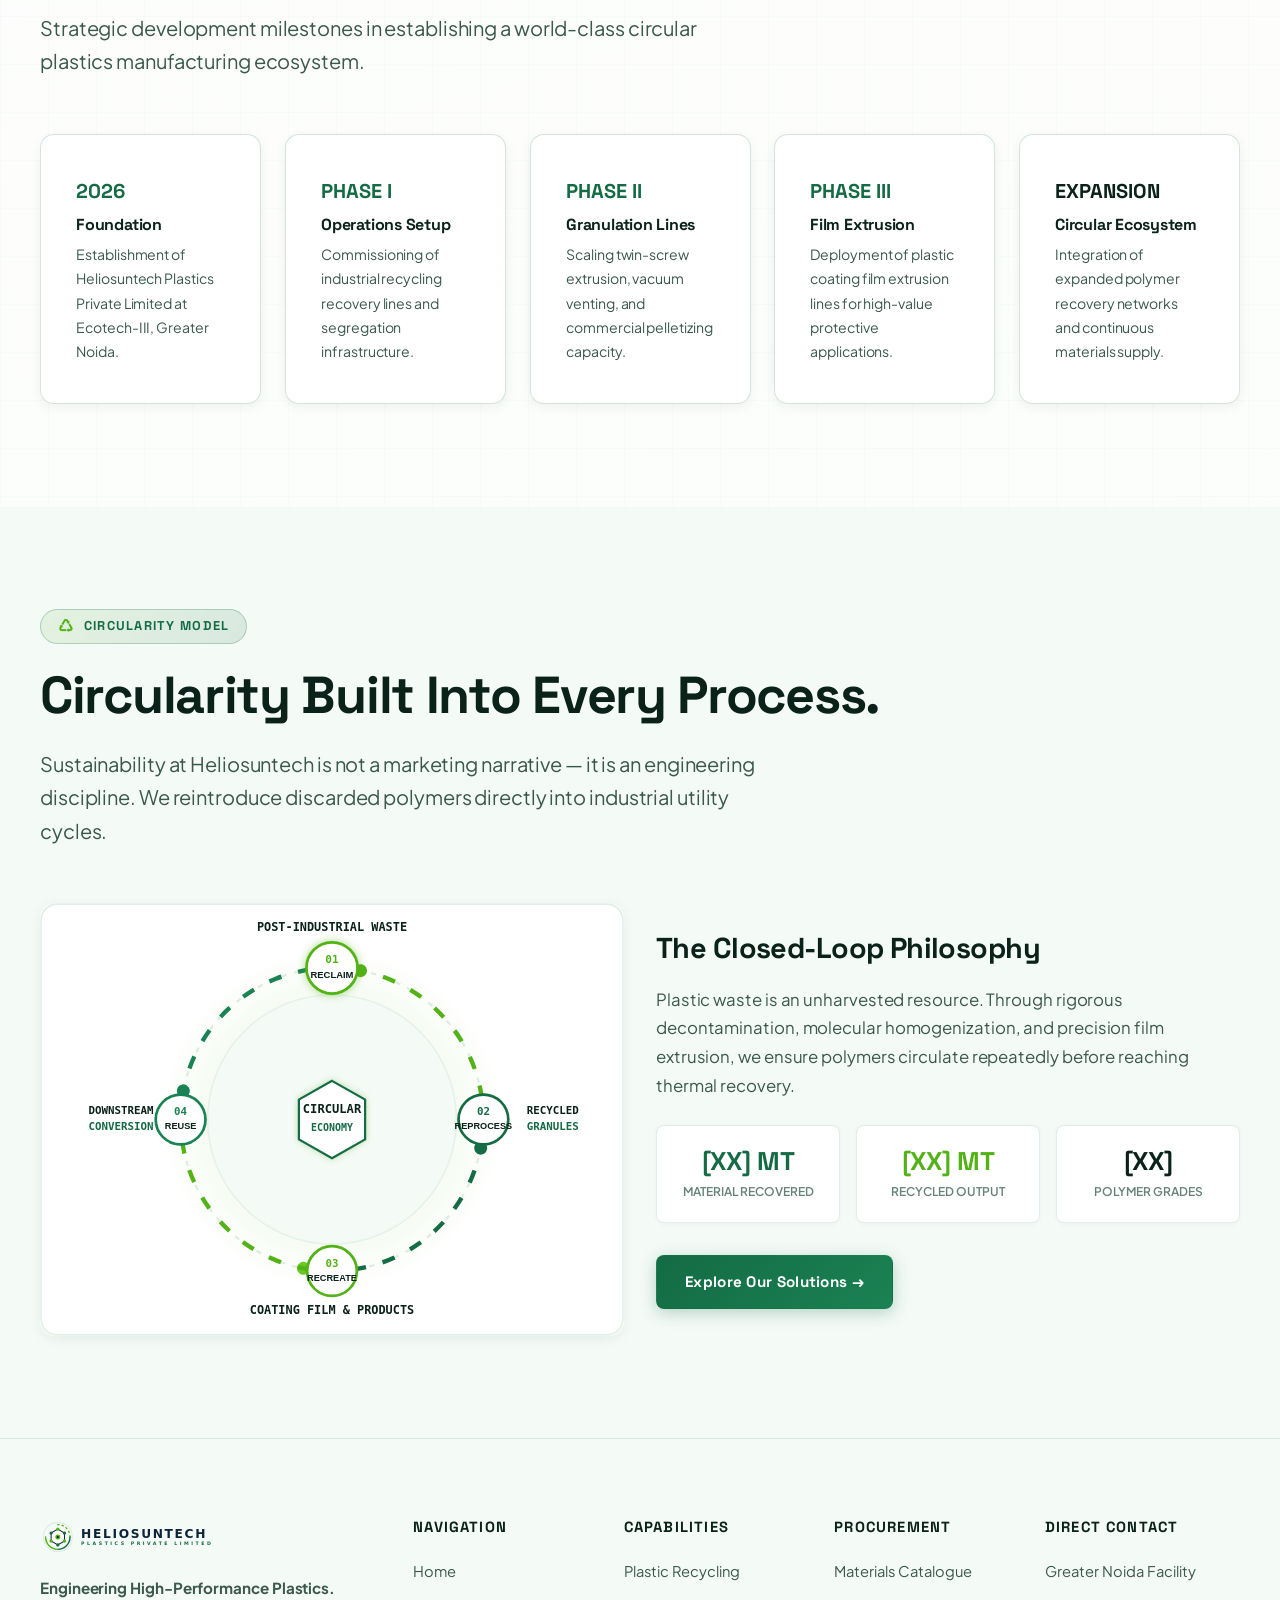
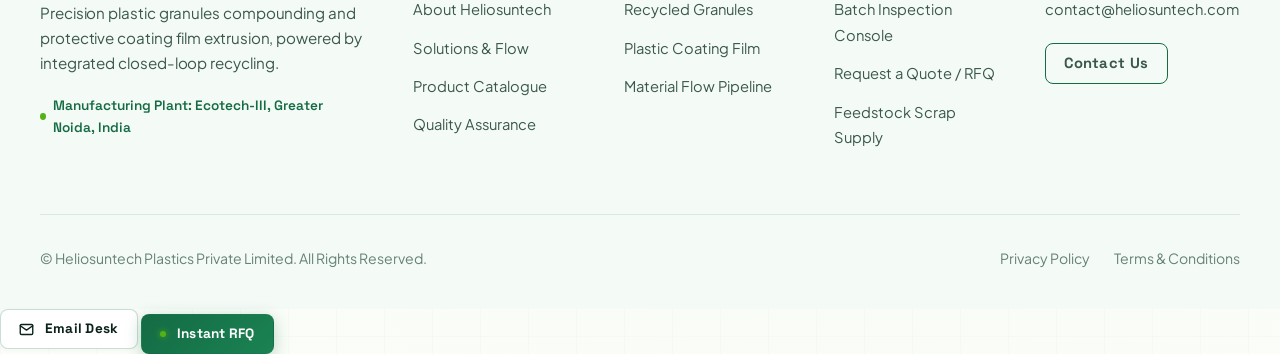
<file: about.html>
<!DOCTYPE html>
<html lang="en">
<head>
  <meta charset="UTF-8">
  <meta name="viewport" content="width=device-width, initial-scale=1.0">
  <title>About Us | Heliosuntech Plastics Private Limited</title>
  
  <meta name="description" content="Learn about Heliosuntech Plastics Private Limited — our corporate philosophy, manufacturing infrastructure, and closed-loop circular plastics mission in Greater Noida.">
  <meta name="robots" content="index, follow">

  <!-- Google Fonts -->
  <link rel="preconnect" href="https://fonts.googleapis.com">
  <link rel="preconnect" href="https://fonts.gstatic.com" crossorigin>
  <link rel="stylesheet" href="https://fonts.googleapis.com/css2?family=Plus+Jakarta+Sans:wght@300;400;500;600;700;800&family=Space+Grotesk:wght@400;500;600;700;800&display=swap">

  <!-- Stylesheets -->
  <link rel="stylesheet" href="css/main.css?v=3.0">
  <link rel="stylesheet" href="css/components.css?v=3.0">
  <link rel="stylesheet" href="css/animations.css?v=3.0">
  <link rel="icon" type="image/svg+xml" href="assets/logo-icon.svg">
</head>
<body>

  <!-- =========================================================================
       NAVIGATION HEADER
       ========================================================================= -->
  <header class="site-header" id="siteHeader">
    <div class="container nav-container">
      <a href="index.html" class="brand-logo" aria-label="Heliosuntech Home">
        <img src="assets/logo.svg" alt="Heliosuntech Plastics Logo" width="220" height="42">
      </a>

      <!-- Desktop Nav Menu -->
      <nav aria-label="Main Navigation">
        <ul class="nav-menu">
          <li><a href="index.html" class="nav-link">Home</a></li>
          <li><a href="about.html" class="nav-link active">About</a></li>
          <li><a href="solutions.html" class="nav-link">Solutions</a></li>
          <li><a href="products.html" class="nav-link">Products</a></li>
          <li><a href="quality.html" class="nav-link">Quality</a></li>
          <li><a href="contact.html" class="nav-link">Contact</a></li>
        </ul>
      </nav>

      <!-- Nav CTA & Mobile Hamburger -->
      <div class="nav-actions">
        <a href="contact.html" class="btn btn-outline-accent btn-sm">
          Talk to Us
        </a>
        <button class="mobile-toggle" id="mobileToggle" aria-label="Toggle navigation menu" aria-expanded="false">
          <span></span>
          <span></span>
          <span></span>
        </button>
      </div>
    </div>
  </header>

  <!-- Mobile Drawer -->
  <div class="mobile-nav-drawer" id="mobileDrawer">
    <div class="drawer-plant-badge">
      <span class="pulse-dot"></span>
      <span>Ecotech-III, Greater Noida &bull; Active Plant</span>
    </div>
    <a href="index.html" class="nav-link">Home</a>
    <a href="about.html" class="nav-link active">About</a>
    <a href="solutions.html" class="nav-link">Solutions</a>
    <a href="products.html" class="nav-link">Products</a>
    <a href="quality.html" class="nav-link">Quality Control</a>
    <a href="contact.html" class="nav-link">Contact</a>
    <div style="margin-top: auto; padding-top: 1rem; display: flex; flex-direction: column; gap: 0.65rem;">
      <a href="contact.html" class="btn btn-primary" style="width: 100%;">
        Request a Quote / RFQ &rarr;
      </a>
      <a href="mailto:contact@heliosuntech.com" class="btn btn-secondary btn-sm" style="width: 100%;">
        Email Technical Desk
      </a>
    </div>
  </div>

  <main>
    <!-- =========================================================================
         SUBPAGE HERO BANNER
         ========================================================================= -->
    <section class="subpage-hero">
      <div class="container">
        <div class="breadcrumb-nav">
          <a href="index.html">Home</a>
          <span class="breadcrumb-separator">/</span>
          <span class="breadcrumb-current">About Us</span>
        </div>

        <div class="section-tag">Corporate Background &amp; Mission</div>
        <h1 class="subpage-hero-title">Engineered for Polymer Manufacturing Excellence.</h1>
        <p class="subpage-hero-subtitle">
          Heliosuntech Plastics Private Limited is an advanced polymer manufacturing enterprise specializing in engineering-grade plastic granules, custom compounding, and protective coating films. Integrated closed-loop recycling supports our operations, giving industrial converters guaranteed feedstock purity, cost stability, and certified sustainability without ever compromising on manufacturing performance.
        </p>
      </div>
    </section>

    <!-- =========================================================================
         1. THREE CORE BRAND PILLARS
         ========================================================================= -->
    <section class="section" id="philosophy">
      <div class="container">
        <div class="section-tag">Core Operating Model</div>
        <h2 class="section-title">Manufacturing First. Powered by Circularity.</h2>
        <p class="section-subtitle">
          Our primary commitment is producing virgin-equivalent plastic granules and films, backed by an integrated closed-loop recycling infrastructure.
        </p>

        <div class="pillars-grid stagger-container reveal-on-scroll">
          <div class="pillar-card interactive-tilt">
            <div class="pillar-num">PILLAR 01</div>
            <h3 class="pillar-title">PRECISION MANUFACTURING</h3>
            <p class="pillar-desc">
              Twin-screw compounding, vacuum degasification, and underwater pelletizing engineered for stable Melt Flow Index (MFI) and density consistency matching virgin petrochemical standards.
            </p>
          </div>

          <div class="pillar-card interactive-tilt">
            <div class="pillar-num">PILLAR 02</div>
            <h3 class="pillar-title">ADVANCED FILM EXTRUSION</h3>
            <p class="pillar-desc">
              High-precision multi-layer coating and lamination films with micron-level gauge control, engineered puncture resistance, and surface corona treatments.
            </p>
          </div>

          <div class="pillar-card interactive-tilt">
            <div class="pillar-num">PILLAR 03</div>
            <h3 class="pillar-title">INTEGRATED CIRCULARITY</h3>
            <p class="pillar-desc">
              In-house closed-loop recycling decontaminates post-industrial polymer streams into clean feedstock, securing continuous material supply and certified sustainability for downstream converters.
            </p>
          </div>
        </div>
      </div>
    </section>

    <!-- =========================================================================
         2. 6-PILLAR MANUFACTURING PLATFORM
         ========================================================================= -->
    <section class="section" style="background: var(--bg-secondary);">
      <div class="container">
        <div class="section-tag">Plant &amp; Operations</div>
        <h2 class="section-title">Manufacturing Platform With Purpose.</h2>
        <p class="section-subtitle">
          Located at Ecotech-III, Greater Noida, our manufacturing ecosystem is engineered for polymer thermal stability, process repeatability, and minimal material variance.
        </p>

        <div class="mfg-grid stagger-container reveal-on-scroll">
          <div class="mfg-item interactive-tilt">
            <div class="mfg-item-icon">01</div>
            <h4>Material Recovery</h4>
            <p>Direct intake, shredding, and friction washing of post-industrial polymer waste streams, preparing high-purity flakes for thermal conversion.</p>
          </div>

          <div class="mfg-item interactive-tilt">
            <div class="mfg-item-icon">02</div>
            <h4>Thermal Processing</h4>
            <p>Twin-screw extrusion with progressive temperature barrel zones and dual vacuum venting to purge volatile moisture and entrapped gases.</p>
          </div>

          <div class="mfg-item interactive-tilt">
            <div class="mfg-item-icon">03</div>
            <h4>Granulation &amp; Pelletizing</h4>
            <p>Die-face underwater and strand pelletizing systems that produce uniform polymer granules engineered for downstream injection and blow-moulding.</p>
          </div>

          <div class="mfg-item interactive-tilt" style="border: 2px solid var(--accent-emerald); background: rgba(20, 107, 68, 0.04);">
            <div class="mfg-item-icon" style="background: var(--accent-emerald); color: #fff;">★ 04</div>
            <h4>★ Flagship Film Extrusion</h4>
            <p>Advanced blown and cast chill-roll extrusion producing precision plastic coating films with calibrated gauge control and corona surface energy treatment.</p>
          </div>

          <div class="mfg-item interactive-tilt">
            <div class="mfg-item-icon">05</div>
            <h4>Quality Assurance</h4>
            <p>Batch-level melt-flow indexing, density monitoring, and surface tension verification ensuring strict adherence to industrial processing standards.</p>
          </div>

          <div class="mfg-item interactive-tilt">
            <div class="mfg-item-icon">06</div>
            <h4>Logistics &amp; Packaging</h4>
            <p>Moisture-barrier multi-wall bagging, palletized stretch-wrapping, and bulk jumbo storage tailored for seamless logistics to industrial partners.</p>
          </div>
        </div>

        <!-- Manufacturing Infrastructure Visual Highlight -->
        <div style="margin-top: 3.5rem; display: grid; grid-template-columns: 1fr 1fr; gap: 1.5rem;" class="reveal-on-scroll">
          <div class="plant-gallery-card">
            <div class="plant-gallery-img-wrap" style="height: 250px;">
              <img src="assets/images/film-line.jpg" alt="Plastic Coating Film Extrusion Machine Line" class="plant-gallery-img" loading="lazy">
              <div class="plant-gallery-overlay">
                <span class="plant-gallery-badge">Extrusion Infrastructure</span>
                <h3 class="plant-gallery-title" style="font-size: 1.2rem;">Multi-Layer Film Extrusion</h3>
                <p class="plant-gallery-meta">Continuous chill-roll film line with inline electronic corona surface energizers.</p>
              </div>
            </div>
          </div>

          <div class="plant-gallery-card">
            <div class="plant-gallery-img-wrap" style="height: 250px;">
              <img src="assets/images/plant-floor.jpg" alt="Polymer Compounding Plant Floor" class="plant-gallery-img" loading="lazy">
              <div class="plant-gallery-overlay">
                <span class="plant-gallery-badge">Compounding Infrastructure</span>
                <h3 class="plant-gallery-title" style="font-size: 1.2rem;">Compounding &amp; Pelletizing</h3>
                <p class="plant-gallery-meta">Twin-screw compounding lines with vacuum degasification and melt filtration.</p>
              </div>
            </div>
          </div>
        </div>
      </div>
    </section>

    <!-- =========================================================================
         3. STRATEGIC ROADMAP & JOURNEY
         ========================================================================= -->
    <section class="section" id="journey">
      <div class="container">
        <div class="section-tag">Corporate Progression</div>
        <h2 class="section-title">Our Growth Roadmap</h2>
        <p class="section-subtitle">
          Strategic development milestones in establishing a world-class circular plastics manufacturing ecosystem.
        </p>

        <div style="display: grid; grid-template-columns: repeat(auto-fit, minmax(200px, 1fr)); gap: 1.5rem; margin-top: 3.5rem;" class="stagger-container reveal-on-scroll">
          <div class="pillar-card interactive-tilt">
            <span style="font-family: var(--font-display); color: var(--accent-emerald); font-weight: 700; font-size: 1.25rem;">2026</span>
            <h4 style="margin: 0.5rem 0;">Foundation</h4>
            <p style="font-size: 0.88rem;">Establishment of Heliosuntech Plastics Private Limited at Ecotech-III, Greater Noida.</p>
          </div>

          <div class="pillar-card interactive-tilt">
            <span style="font-family: var(--font-display); color: var(--accent-emerald); font-weight: 700; font-size: 1.25rem;">PHASE I</span>
            <h4 style="margin: 0.5rem 0;">Operations Setup</h4>
            <p style="font-size: 0.88rem;">Commissioning of industrial recycling recovery lines and segregation infrastructure.</p>
          </div>

          <div class="pillar-card interactive-tilt">
            <span style="font-family: var(--font-display); color: var(--accent-emerald); font-weight: 700; font-size: 1.25rem;">PHASE II</span>
            <h4 style="margin: 0.5rem 0;">Granulation Lines</h4>
            <p style="font-size: 0.88rem;">Scaling twin-screw extrusion, vacuum venting, and commercial pelletizing capacity.</p>
          </div>

          <div class="pillar-card interactive-tilt">
            <span style="font-family: var(--font-display); color: var(--accent-emerald); font-weight: 700; font-size: 1.25rem;">PHASE III</span>
            <h4 style="margin: 0.5rem 0;">Film Extrusion</h4>
            <p style="font-size: 0.88rem;">Deployment of plastic coating film extrusion lines for high-value protective applications.</p>
          </div>

          <div class="pillar-card interactive-tilt">
            <span style="font-family: var(--font-display); color: var(--text-primary); font-weight: 700; font-size: 1.25rem;">EXPANSION</span>
            <h4 style="margin: 0.5rem 0;">Circular Ecosystem</h4>
            <p style="font-size: 0.88rem;">Integration of expanded polymer recovery networks and continuous materials supply.</p>
          </div>
        </div>
      </div>
    </section>

    <!-- =========================================================================
         4. CLOSED-LOOP CIRCULARITY MODEL
         ========================================================================= -->
    <section class="section" style="background: var(--bg-secondary);">
      <div class="container">
        <div class="section-tag">Circularity Model</div>
        <h2 class="section-title">Circularity Built Into Every Process.</h2>
        <p class="section-subtitle">
          Sustainability at Heliosuntech is not a marketing narrative — it is an engineering discipline. We reintroduce discarded polymers directly into industrial utility cycles.
        </p>

        <div class="grid-2 reveal-on-scroll" style="align-items: center; margin-top: 3.5rem;">
          <div>
            <img src="assets/diagrams/circular-loop.svg" alt="Circularity Closed Loop" style="width: 100%; height: auto; border-radius: var(--radius-md); box-shadow: var(--shadow-sm);" loading="lazy">
          </div>

          <div>
            <h3 style="font-size: 1.8rem; margin-bottom: 1.25rem; font-weight: 800;">
              The Closed-Loop Philosophy
            </h3>
            <p style="margin-bottom: 1.5rem;">
              Plastic waste is an unharvested resource. Through rigorous decontamination, molecular homogenization, and precision film extrusion, we ensure polymers circulate repeatedly before reaching thermal recovery.
            </p>

            <div style="display: grid; grid-template-columns: repeat(3, 1fr); gap: 1rem; margin-bottom: 2rem;">
              <div style="background: var(--bg-card); border: 1.5px solid var(--border-subtle); padding: 1.25rem; border-radius: var(--radius-sm); text-align: center; box-shadow: var(--shadow-xs);">
                <h4 id="metricRecovered" style="color: var(--accent-emerald); font-size: 1.6rem; font-family: var(--font-display); font-weight: 800;">[XX] MT</h4>
                <span style="font-size: 0.75rem; color: var(--text-muted); text-transform: uppercase; font-weight: 600;">Material Recovered</span>
              </div>

              <div style="background: var(--bg-card); border: 1.5px solid var(--border-subtle); padding: 1.25rem; border-radius: var(--radius-sm); text-align: center; box-shadow: var(--shadow-xs);">
                <h4 id="metricOutput" style="color: var(--accent-lime); font-size: 1.6rem; font-family: var(--font-display); font-weight: 800;">[XX] MT</h4>
                <span style="font-size: 0.75rem; color: var(--text-muted); text-transform: uppercase; font-weight: 600;">Recycled Output</span>
              </div>

              <div style="background: var(--bg-card); border: 1.5px solid var(--border-subtle); padding: 1.25rem; border-radius: var(--radius-sm); text-align: center; box-shadow: var(--shadow-xs);">
                <h4 id="metricGrades" style="color: var(--text-primary); font-size: 1.6rem; font-family: var(--font-display); font-weight: 800;">[XX]</h4>
                <span style="font-size: 0.75rem; color: var(--text-muted); text-transform: uppercase; font-weight: 600;">Polymer Grades</span>
              </div>
            </div>

            <a href="solutions.html" class="btn btn-primary">
              Explore Our Solutions &rarr;
            </a>
          </div>
        </div>
      </div>
    </section>
  </main>

  <!-- =========================================================================
       SITE FOOTER
       ========================================================================= -->
  <footer class="site-footer">
    <div class="container">
      <div class="footer-top-grid">
        <div class="footer-brand">
          <img src="assets/logo.svg" alt="Heliosuntech Logo" width="200" height="38">
          <p>
            <strong>Engineering High-Performance Plastics.</strong><br>
            Precision plastic granules compounding and protective coating film extrusion, powered by integrated closed-loop recycling.
          </p>
          <div style="margin-top: 1.25rem;">
            <span style="display: inline-flex; align-items: center; gap: 0.45rem; font-size: 0.85rem; color: var(--accent-emerald); font-family: var(--font-display); font-weight: 600;">
              <span style="width: 7px; height: 7px; border-radius: 50%; background: var(--accent-lime);"></span>
              Manufacturing Plant: Ecotech-III, Greater Noida, India
            </span>
          </div>
        </div>

        <div class="footer-col">
          <h5>Navigation</h5>
          <ul class="footer-links">
            <li><a href="index.html">Home</a></li>
            <li><a href="about.html">About Heliosuntech</a></li>
            <li><a href="solutions.html">Solutions &amp; Flow</a></li>
            <li><a href="products.html">Product Catalogue</a></li>
            <li><a href="quality.html">Quality Assurance</a></li>
          </ul>
        </div>

        <div class="footer-col">
          <h5>Capabilities</h5>
          <ul class="footer-links">
            <li><a href="solutions.html#recycling">Plastic Recycling</a></li>
            <li><a href="solutions.html#granules">Recycled Granules</a></li>
            <li><a href="solutions.html#film">Plastic Coating Film</a></li>
            <li><a href="solutions.html#flow">Material Flow Pipeline</a></li>
          </ul>
        </div>

        <div class="footer-col">
          <h5>Procurement</h5>
          <ul class="footer-links">
            <li><a href="products.html">Materials Catalogue</a></li>
            <li><a href="quality.html">Batch Inspection Console</a></li>
            <li><a href="contact.html">Request a Quote / RFQ</a></li>
            <li><a href="contact.html">Feedstock Scrap Supply</a></li>
          </ul>
        </div>

        <div class="footer-col">
          <h5>Direct Contact</h5>
          <ul class="footer-links">
            <li><a href="contact.html">Greater Noida Facility</a></li>
            <li><a href="mailto:contact@heliosuntech.com">contact@heliosuntech.com</a></li>
            <li><a href="contact.html" class="btn btn-outline-accent btn-sm" style="margin-top: 0.5rem;">Contact Us</a></li>
          </ul>
        </div>
      </div>

      <div class="footer-bottom">
        <div>
          &copy; Heliosuntech Plastics Private Limited. All Rights Reserved.
        </div>
        <div style="display: flex; gap: 1.5rem;">
          <a href="javascript:void(0)" onclick="alert('Corporate Privacy Policy: We do not share customer procurement specifications.')">Privacy Policy</a>
          <a href="javascript:void(0)" onclick="alert('Commercial Terms & Conditions available with quotation dispatch.')">Terms &amp; Conditions</a>
        </div>
      </div>
    </div>
  </footer>

  <!-- Floating Mobile Quick Action Bar -->
  <div class="mobile-quick-bar" aria-label="Quick mobile navigation actions">
    <a href="mailto:contact@heliosuntech.com" class="btn btn-secondary btn-sm" aria-label="Email Plant Desk">
      <svg width="15" height="15" viewBox="0 0 24 24" fill="none" stroke="currentColor" stroke-width="2.2" stroke-linecap="round" stroke-linejoin="round">
        <path d="M4 4h16c1.1 0 2 .9 2 2v12c0 1.1-.9 2-2 2H4c-1.1 0-2-.9-2-2V6c0-1.1.9-2 2-2z"></path>
        <polyline points="22,6 12,13 2,6"></polyline>
      </svg>
      <span>Email Desk</span>
    </a>
    <a href="contact.html" class="btn btn-primary btn-sm" aria-label="Request Instant Quote">
      <span class="pulse-dot" style="width: 6px; height: 6px;"></span>
      <span>Instant RFQ</span>
    </a>
  </div>

  <!-- Scripts -->
  <script src="js/animations.js?v=2.1"></script>
  <script src="js/app.js?v=2.1"></script>
</body>
</html>
</file>
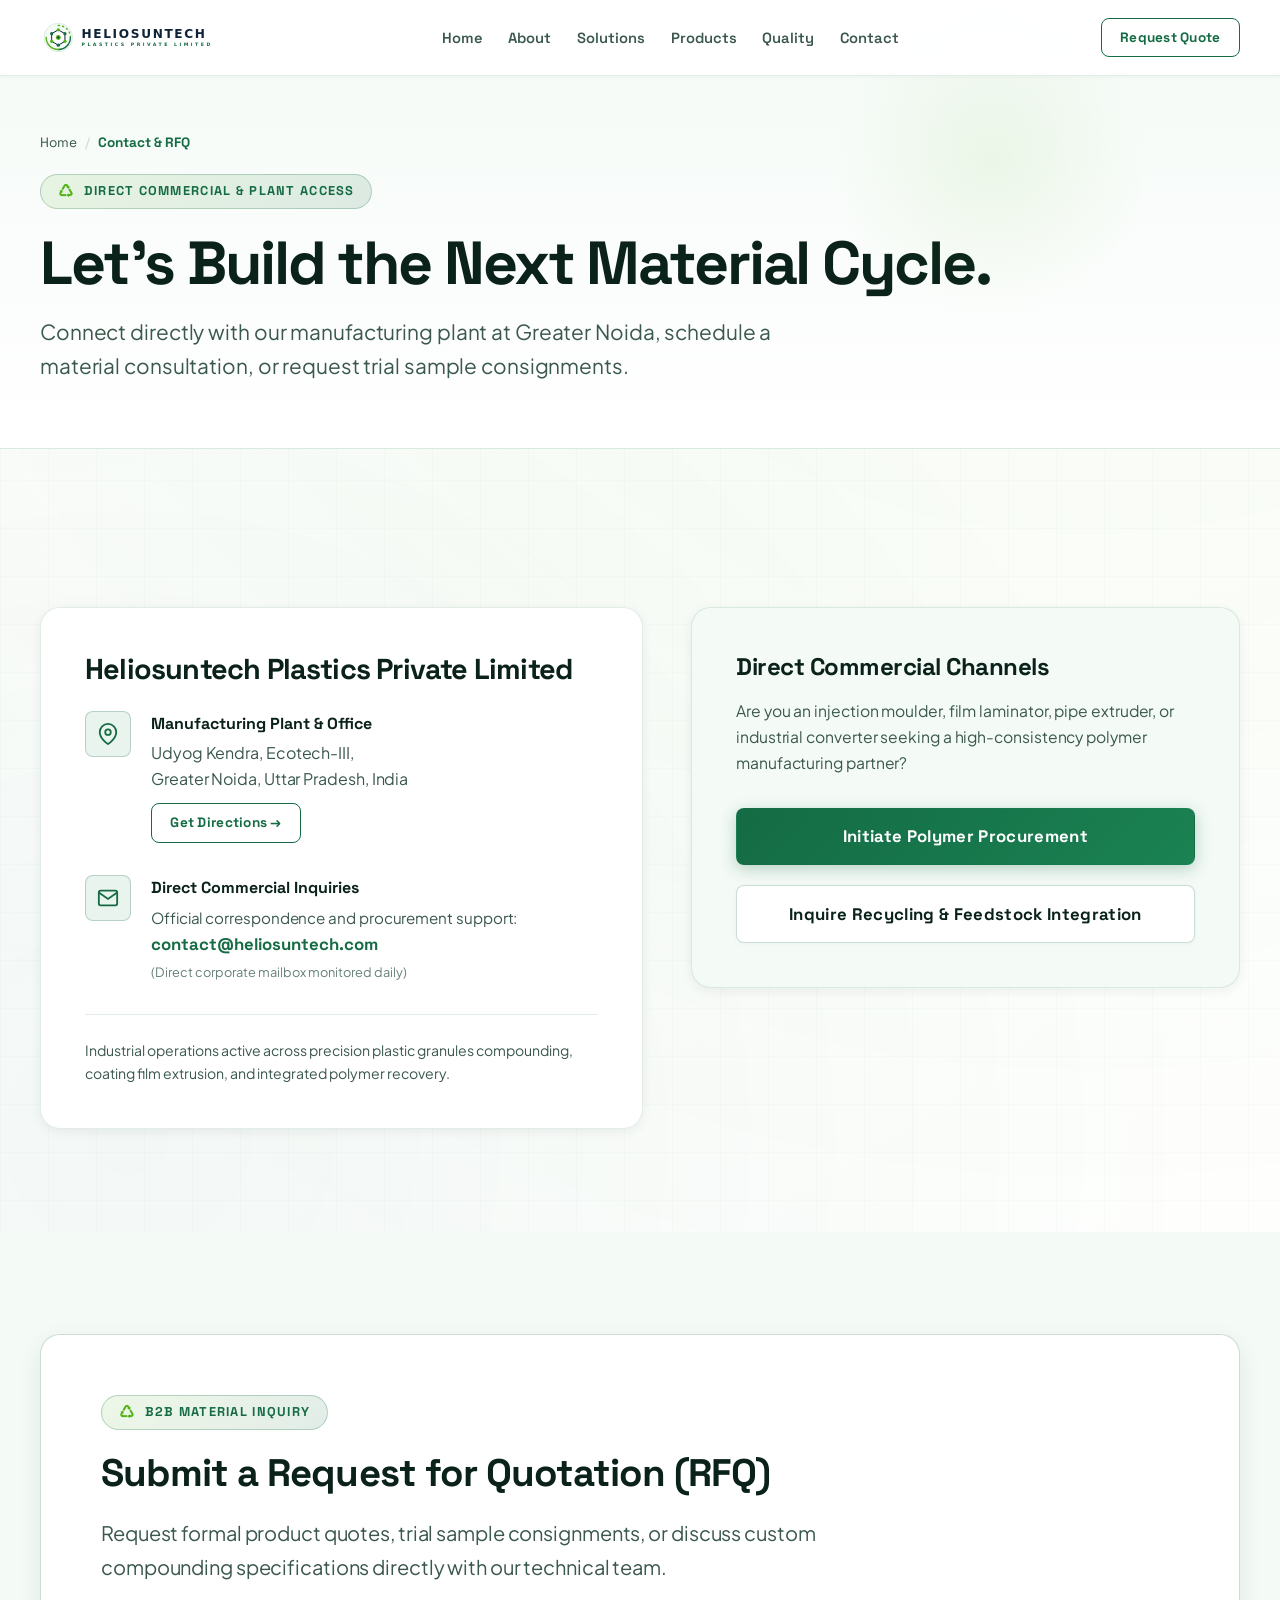
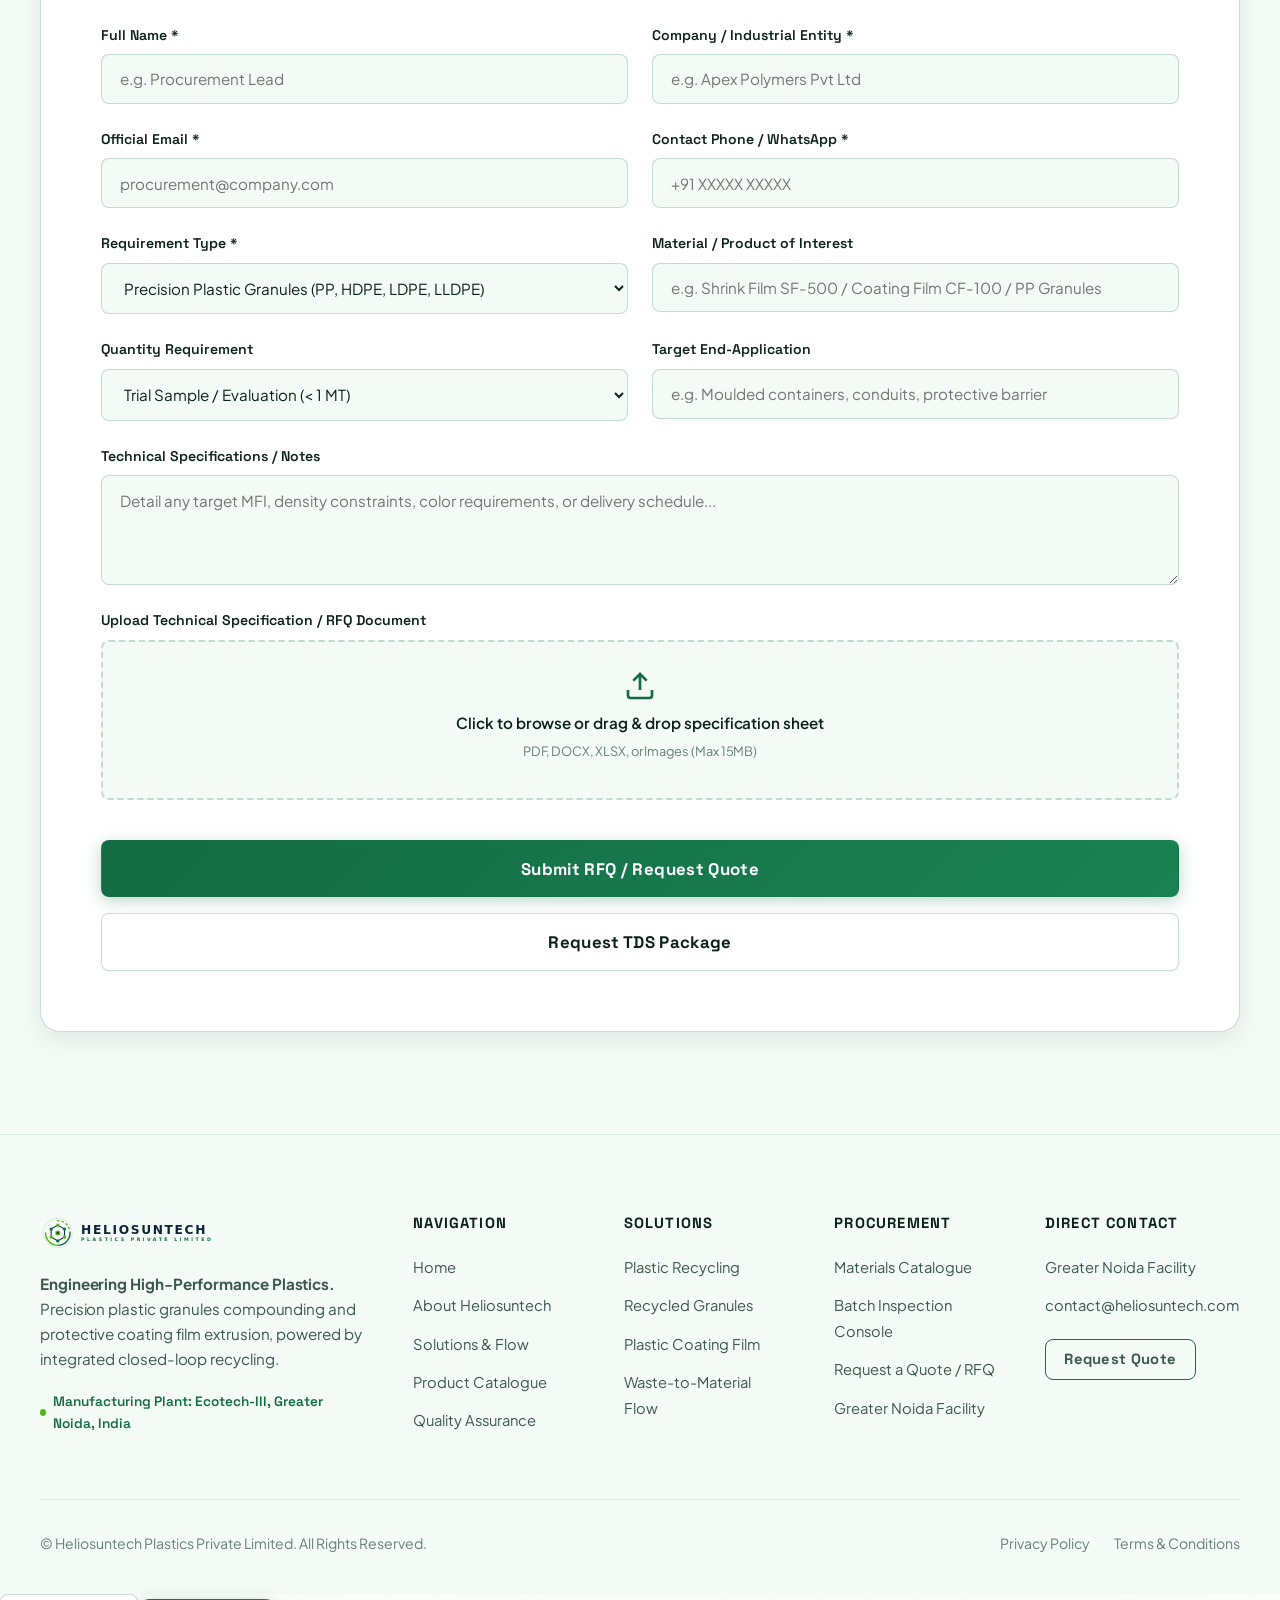
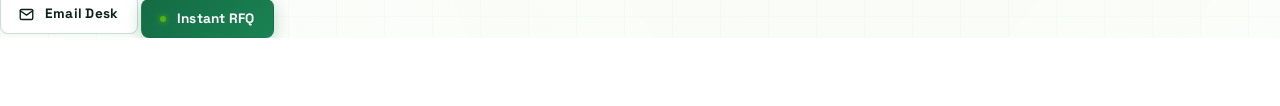
<file: contact.html>
<!DOCTYPE html>
<html lang="en">
<head>
  <meta charset="UTF-8">
  <meta name="viewport" content="width=device-width, initial-scale=1.0">
  <title>Contact Us &amp; B2B Material Inquiry | Heliosuntech Plastics</title>
  
  <meta name="description" content="Connect directly with Heliosuntech Plastics manufacturing unit at Ecotech-III, Greater Noida. Submit RFQ requests, schedule technical evaluations, or register as a scrap supplier.">
  <meta name="robots" content="index, follow">

  <!-- Google Fonts -->
  <link rel="preconnect" href="https://fonts.googleapis.com">
  <link rel="preconnect" href="https://fonts.gstatic.com" crossorigin>
  <link rel="stylesheet" href="https://fonts.googleapis.com/css2?family=Plus+Jakarta+Sans:wght@300;400;500;600;700;800&family=Space+Grotesk:wght@400;500;600;700;800&display=swap">

  <!-- Stylesheets -->
  <link rel="stylesheet" href="css/main.css?v=3.0">
  <link rel="stylesheet" href="css/components.css?v=3.0">
  <link rel="stylesheet" href="css/animations.css?v=3.0">
  <link rel="icon" type="image/svg+xml" href="assets/logo-icon.svg">
</head>
<body>

  <!-- =========================================================================
       NAVIGATION HEADER
       ========================================================================= -->
  <header class="site-header" id="siteHeader">
    <div class="container nav-container">
      <a href="index.html" class="brand-logo" aria-label="Heliosuntech Home">
        <img src="assets/logo.svg" alt="Heliosuntech Plastics Logo" width="220" height="42">
      </a>

      <!-- Desktop Nav Menu -->
      <nav aria-label="Main Navigation">
        <ul class="nav-menu">
          <li><a href="index.html" class="nav-link">Home</a></li>
          <li><a href="about.html" class="nav-link">About</a></li>
          <li><a href="solutions.html" class="nav-link">Solutions</a></li>
          <li><a href="products.html" class="nav-link">Products</a></li>
          <li><a href="quality.html" class="nav-link">Quality</a></li>
          <li><a href="contact.html" class="nav-link active">Contact</a></li>
        </ul>
      </nav>

      <!-- Nav CTA & Mobile Hamburger -->
      <div class="nav-actions">
        <a href="#rfq" class="btn btn-outline-accent btn-sm">
          Request Quote
        </a>
        <button class="mobile-toggle" id="mobileToggle" aria-label="Toggle navigation menu" aria-expanded="false">
          <span></span>
          <span></span>
          <span></span>
        </button>
      </div>
    </div>
  </header>

  <!-- Mobile Drawer -->
  <div class="mobile-nav-drawer" id="mobileDrawer">
    <div class="drawer-plant-badge">
      <span class="pulse-dot"></span>
      <span>Ecotech-III, Greater Noida &bull; Active Plant</span>
    </div>
    <a href="index.html" class="nav-link">Home</a>
    <a href="about.html" class="nav-link">About</a>
    <a href="solutions.html" class="nav-link">Solutions</a>
    <a href="products.html" class="nav-link">Products</a>
    <a href="quality.html" class="nav-link">Quality Control</a>
    <a href="contact.html" class="nav-link active">Contact</a>
    <div style="margin-top: auto; padding-top: 1rem; display: flex; flex-direction: column; gap: 0.65rem;">
      <a href="#rfq" class="btn btn-primary" style="width: 100%;">
        Request a Quote / RFQ &rarr;
      </a>
      <a href="mailto:contact@heliosuntech.com" class="btn btn-secondary btn-sm" style="width: 100%;">
        Email Technical Desk
      </a>
    </div>
  </div>

  <main>
    <!-- =========================================================================
         SUBPAGE HERO BANNER
         ========================================================================= -->
    <section class="subpage-hero">
      <div class="container">
        <div class="breadcrumb-nav">
          <a href="index.html">Home</a>
          <span class="breadcrumb-separator">/</span>
          <span class="breadcrumb-current">Contact &amp; RFQ</span>
        </div>

        <div class="section-tag">Direct Commercial &amp; Plant Access</div>
        <h1 class="subpage-hero-title">Let's Build the Next Material Cycle.</h1>
        <p class="subpage-hero-subtitle">
          Connect directly with our manufacturing plant at Greater Noida, schedule a material consultation, or request trial sample consignments.
        </p>
      </div>
    </section>

    <!-- =========================================================================
         1. CONTACT DETAILS & DIRECT CHANNELS
         ========================================================================= -->
    <section class="section" id="details">
      <div class="container">
        <div class="contact-grid reveal-on-scroll">
          <div class="contact-info-card interactive-tilt">
            <h2 style="font-size: 1.8rem; margin-bottom: 1.5rem; font-weight: 800;">Heliosuntech Plastics Private Limited</h2>

            <div class="contact-meta-row">
              <div class="contact-icon">
                <svg width="22" height="22" viewBox="0 0 24 24" fill="none" stroke="currentColor" stroke-width="2">
                  <path d="M21 10c0 7-9 13-9 13s-9-6-9-13a9 9 0 0 1 18 0z"></path>
                  <circle cx="12" cy="10" r="3"></circle>
                </svg>
              </div>
              <div>
                <strong style="display: block; font-family: var(--font-display); color: var(--text-primary); margin-bottom: 0.25rem;">Manufacturing Plant &amp; Office</strong>
                <p style="font-size: 1rem; line-height: 1.6;">
                  Udyog Kendra, Ecotech-III,<br>
                  Greater Noida, Uttar Pradesh, India
                </p>
                <div style="margin-top: 0.75rem;">
                  <a href="https://maps.google.com/?q=Udyog+Kendra+Ecotech-III+Greater+Noida+Uttar+Pradesh" target="_blank" rel="noopener noreferrer" class="btn btn-outline-accent btn-sm">
                    Get Directions &rarr;
                  </a>
                </div>
              </div>
            </div>

            <div class="contact-meta-row">
              <div class="contact-icon">
                <svg width="22" height="22" viewBox="0 0 24 24" fill="none" stroke="currentColor" stroke-width="2">
                  <path d="M4 4h16c1.1 0 2 .9 2 2v12c0 1.1-.9 2-2 2H4c-1.1 0-2-.9-2-2V6c0-1.1.9-2 2-2z"></path>
                  <polyline points="22,6 12,13 2,6"></polyline>
                </svg>
              </div>
              <div>
                <strong style="display: block; font-family: var(--font-display); color: var(--text-primary); margin-bottom: 0.25rem;">Direct Commercial Inquiries</strong>
                <p style="font-size: 0.95rem;">Official correspondence and procurement support:</p>
                <a href="mailto:contact@heliosuntech.com" style="font-family: var(--font-display); color: var(--accent-emerald); font-weight: 700; font-size: 1.05rem;">
                  contact@heliosuntech.com
                </a>
                <span style="display: block; font-size: 0.8rem; color: var(--text-muted); margin-top: 0.25rem;">(Direct corporate mailbox monitored daily)</span>
              </div>
            </div>

            <div style="padding-top: 1.5rem; border-top: 1px solid var(--border-subtle); font-size: 0.88rem; color: var(--text-secondary);">
              Industrial operations active across precision plastic granules compounding, coating film extrusion, and integrated polymer recovery.
            </div>
          </div>

          <!-- Quick Actions -->
          <div class="contact-channels-card interactive-tilt">
            <h3 style="font-size: 1.5rem; margin-bottom: 1rem; font-weight: 800;">Direct Commercial Channels</h3>
            <p style="font-size: 0.98rem; margin-bottom: 2rem; color: var(--text-secondary); line-height: 1.65;">
              Are you an injection moulder, film laminator, pipe extruder, or industrial converter seeking a high-consistency polymer manufacturing partner?
            </p>
            <div style="display: flex; flex-direction: column; gap: 1.25rem;">
              <button class="btn btn-primary btn-lg" onclick="document.getElementById('rfqRequirementType').value='Plastic Granules'; document.getElementById('rfq').scrollIntoView({behavior:'smooth'});">
                Initiate Polymer Procurement
              </button>
              <button class="btn btn-secondary btn-lg" onclick="document.getElementById('rfqRequirementType').value='Plastic Recycling'; document.getElementById('rfq').scrollIntoView({behavior:'smooth'});">
                Inquire Recycling &amp; Feedstock Integration
              </button>
            </div>
          </div>
        </div>
      </div>
    </section>

    <!-- =========================================================================
         2. FULL B2B RFQ FORM SECTION
         ========================================================================= -->
    <section class="section" id="rfq" style="background: var(--bg-secondary);">
      <div class="container">
        <div class="rfq-card reveal-on-scroll">
          <div class="section-tag">B2B Material Inquiry</div>
          <h2 class="section-title" style="font-size: 2.4rem;">Submit a Request for Quotation (RFQ)</h2>
          <p class="section-subtitle" style="margin-bottom: 2.5rem;">
            Request formal product quotes, trial sample consignments, or discuss custom compounding specifications directly with our technical team.
          </p>

          <form id="sectionRfqForm" class="rfq-grid" novalidate>
            <div class="form-group">
              <label class="form-label" for="rfqName">Full Name *</label>
              <input type="text" id="rfqName" name="name" class="form-input" placeholder="e.g. Procurement Lead" required>
            </div>

            <div class="form-group">
              <label class="form-label" for="rfqCompany">Company / Industrial Entity *</label>
              <input type="text" id="rfqCompany" name="company" class="form-input" placeholder="e.g. Apex Polymers Pvt Ltd" required>
            </div>

            <div class="form-group">
              <label class="form-label" for="rfqEmail">Official Email *</label>
              <input type="email" id="rfqEmail" name="email" class="form-input" placeholder="procurement@company.com" required>
            </div>

            <div class="form-group">
              <label class="form-label" for="rfqPhone">Contact Phone / WhatsApp *</label>
              <input type="tel" id="rfqPhone" name="phone" class="form-input" placeholder="+91 XXXXX XXXXX" required>
            </div>

            <div class="form-group">
              <label class="form-label" for="rfqRequirementType">Requirement Type *</label>
              <select id="rfqRequirementType" name="requirementType" class="form-select">
                <option value="Plastic Coating Film">Plastic Coating &amp; Barrier Film</option>
                <option value="Industrial Shrink Film">Industrial Heat Shrink Film (Collation / POF / Pallet Hood)</option>
                <option value="Plastic Granules" selected>Precision Plastic Granules (PP, HDPE, LDPE, LLDPE)</option>
                <option value="Manufacturing Partnership">Custom Compounding / Manufacturing Contract</option>
                <option value="Plastic Recycling">Closed-Loop Recycling &amp; Feedstock Recovery</option>
                <option value="Bulk Requirement">Bulk Enterprise Allocation</option>
                <option value="Other">Other Industrial Inquiry</option>
              </select>
            </div>

            <div class="form-group">
              <label class="form-label" for="rfqProduct">Material / Product of Interest</label>
              <input type="text" id="rfqProduct" name="product" class="form-input" placeholder="e.g. Shrink Film SF-500 / Coating Film CF-100 / PP Granules">
            </div>

            <div class="form-group">
              <label class="form-label" for="rfqQuantity">Quantity Requirement</label>
              <select id="rfqQuantity" name="quantity" class="form-select">
                <option value="Trial Sample (< 1 MT)">Trial Sample / Evaluation (&lt; 1 MT)</option>
                <option value="1 - 10 MT">1 to 10 MT Single Consignment</option>
                <option value="10 - 50 MT">10 to 50 MT Monthly Recurring</option>
                <option value="50+ MT Continuous">50+ MT Continuous Industrial Contract</option>
              </select>
            </div>

            <div class="form-group">
              <label class="form-label" for="rfqApplication">Target End-Application</label>
              <input type="text" id="rfqApplication" name="application" class="form-input" placeholder="e.g. Moulded containers, conduits, protective barrier">
            </div>

            <div class="form-group full-width">
              <label class="form-label" for="rfqMessage">Technical Specifications / Notes</label>
              <textarea id="rfqMessage" name="message" class="form-textarea" placeholder="Detail any target MFI, density constraints, color requirements, or delivery schedule..."></textarea>
            </div>

            <!-- Specification Document Upload Zone -->
            <div class="form-group full-width">
              <label class="form-label">Upload Technical Specification / RFQ Document</label>
              <div class="file-upload-zone" id="rfqDropZone">
                <input type="file" id="rfqFileInput" style="display: none;" accept=".pdf,.doc,.docx,.xls,.xlsx,.png,.jpg">
                <svg width="32" height="32" viewBox="0 0 24 24" fill="none" stroke="currentColor" stroke-width="2" style="margin: 0 auto 0.5rem; color: var(--accent-emerald);">
                  <path d="M21 15v4a2 2 0 0 1-2 2H5a2 2 0 0 1-2-2v-4"></path>
                  <polyline points="17 8 12 3 7 8"></polyline>
                  <line x1="12" y1="3" x2="12" y2="15"></line>
                </svg>
                <p style="font-size: 0.95rem; color: var(--text-primary); font-weight: 600; margin-bottom: 0.25rem;">
                  Click to browse or drag &amp; drop specification sheet
                </p>
                <p style="font-size: 0.8rem; color: var(--text-muted);">PDF, DOCX, XLSX, or Images (Max 15MB)</p>
                <div id="rfqFileName" style="margin-top: 0.5rem; font-size: 0.88rem; font-weight: 700; color: var(--accent-emerald);"></div>
              </div>
            </div>

            <div class="form-group full-width" style="margin-top: 1rem; display: flex; gap: 1rem; flex-wrap: wrap;">
              <button type="submit" class="btn btn-primary btn-lg">
                Submit RFQ / Request Quote
              </button>
              <button type="button" class="btn btn-secondary btn-lg" onclick="document.getElementById('rfqMessage').value='Please send the complete technical specification package and Certificate of Analysis format.';">
                Request TDS Package
              </button>
            </div>
          </form>
        </div>
      </div>
    </section>
  </main>

  <!-- Toast Notification -->
  <div class="toast-msg" id="globalToast" role="status" aria-live="polite"></div>

  <!-- =========================================================================
       SITE FOOTER
       ========================================================================= -->
  <footer class="site-footer">
    <div class="container">
      <div class="footer-top-grid">
        <div class="footer-brand">
          <img src="assets/logo.svg" alt="Heliosuntech Logo" width="200" height="38">
          <p>
            <strong>Engineering High-Performance Plastics.</strong><br>
            Precision plastic granules compounding and protective coating film extrusion, powered by integrated closed-loop recycling.
          </p>
          <div style="margin-top: 1.25rem;">
            <span style="display: inline-flex; align-items: center; gap: 0.45rem; font-size: 0.85rem; color: var(--accent-emerald); font-family: var(--font-display); font-weight: 600;">
              <span style="width: 7px; height: 7px; border-radius: 50%; background: var(--accent-lime);"></span>
              Manufacturing Plant: Ecotech-III, Greater Noida, India
            </span>
          </div>
        </div>

        <div class="footer-col">
          <h5>Navigation</h5>
          <ul class="footer-links">
            <li><a href="index.html">Home</a></li>
            <li><a href="about.html">About Heliosuntech</a></li>
            <li><a href="solutions.html">Solutions &amp; Flow</a></li>
            <li><a href="products.html">Product Catalogue</a></li>
            <li><a href="quality.html">Quality Assurance</a></li>
          </ul>
        </div>

        <div class="footer-col">
          <h5>Solutions</h5>
          <ul class="footer-links">
            <li><a href="solutions.html#recycling">Plastic Recycling</a></li>
            <li><a href="solutions.html#granules">Recycled Granules</a></li>
            <li><a href="solutions.html#film">Plastic Coating Film</a></li>
            <li><a href="solutions.html#flow">Waste-to-Material Flow</a></li>
          </ul>
        </div>

        <div class="footer-col">
          <h5>Procurement</h5>
          <ul class="footer-links">
            <li><a href="products.html">Materials Catalogue</a></li>
            <li><a href="quality.html">Batch Inspection Console</a></li>
            <li><a href="#rfq">Request a Quote / RFQ</a></li>
            <li><a href="#details">Greater Noida Facility</a></li>
          </ul>
        </div>

        <div class="footer-col">
          <h5>Direct Contact</h5>
          <ul class="footer-links">
            <li><a href="contact.html">Greater Noida Facility</a></li>
            <li><a href="mailto:contact@heliosuntech.com">contact@heliosuntech.com</a></li>
            <li><a href="#rfq" class="btn btn-outline-accent btn-sm" style="margin-top: 0.5rem;">Request Quote</a></li>
          </ul>
        </div>
      </div>

      <div class="footer-bottom">
        <div>
          &copy; Heliosuntech Plastics Private Limited. All Rights Reserved.
        </div>
        <div style="display: flex; gap: 1.5rem;">
          <a href="javascript:void(0)" onclick="alert('Corporate Privacy Policy: We do not share customer procurement specifications.')">Privacy Policy</a>
          <a href="javascript:void(0)" onclick="alert('Commercial Terms & Conditions available with quotation dispatch.')">Terms &amp; Conditions</a>
        </div>
      </div>
    </div>
  </footer>

  <!-- Floating Mobile Quick Action Bar -->
  <div class="mobile-quick-bar" aria-label="Quick mobile navigation actions">
    <a href="mailto:contact@heliosuntech.com" class="btn btn-secondary btn-sm" aria-label="Email Plant Desk">
      <svg width="15" height="15" viewBox="0 0 24 24" fill="none" stroke="currentColor" stroke-width="2.2" stroke-linecap="round" stroke-linejoin="round">
        <path d="M4 4h16c1.1 0 2 .9 2 2v12c0 1.1-.9 2-2 2H4c-1.1 0-2-.9-2-2V6c0-1.1.9-2 2-2z"></path>
        <polyline points="22,6 12,13 2,6"></polyline>
      </svg>
      <span>Email Desk</span>
    </a>
    <a href="#rfq" class="btn btn-primary btn-sm" aria-label="Request Instant Quote">
      <span class="pulse-dot" style="width: 6px; height: 6px;"></span>
      <span>Instant RFQ</span>
    </a>
  </div>

  <!-- Scripts -->
  <script src="js/rfq.js?v=2.1"></script>
  <script src="js/animations.js?v=2.1"></script>
  <script src="js/app.js?v=2.1"></script>
</body>
</html>
</file>
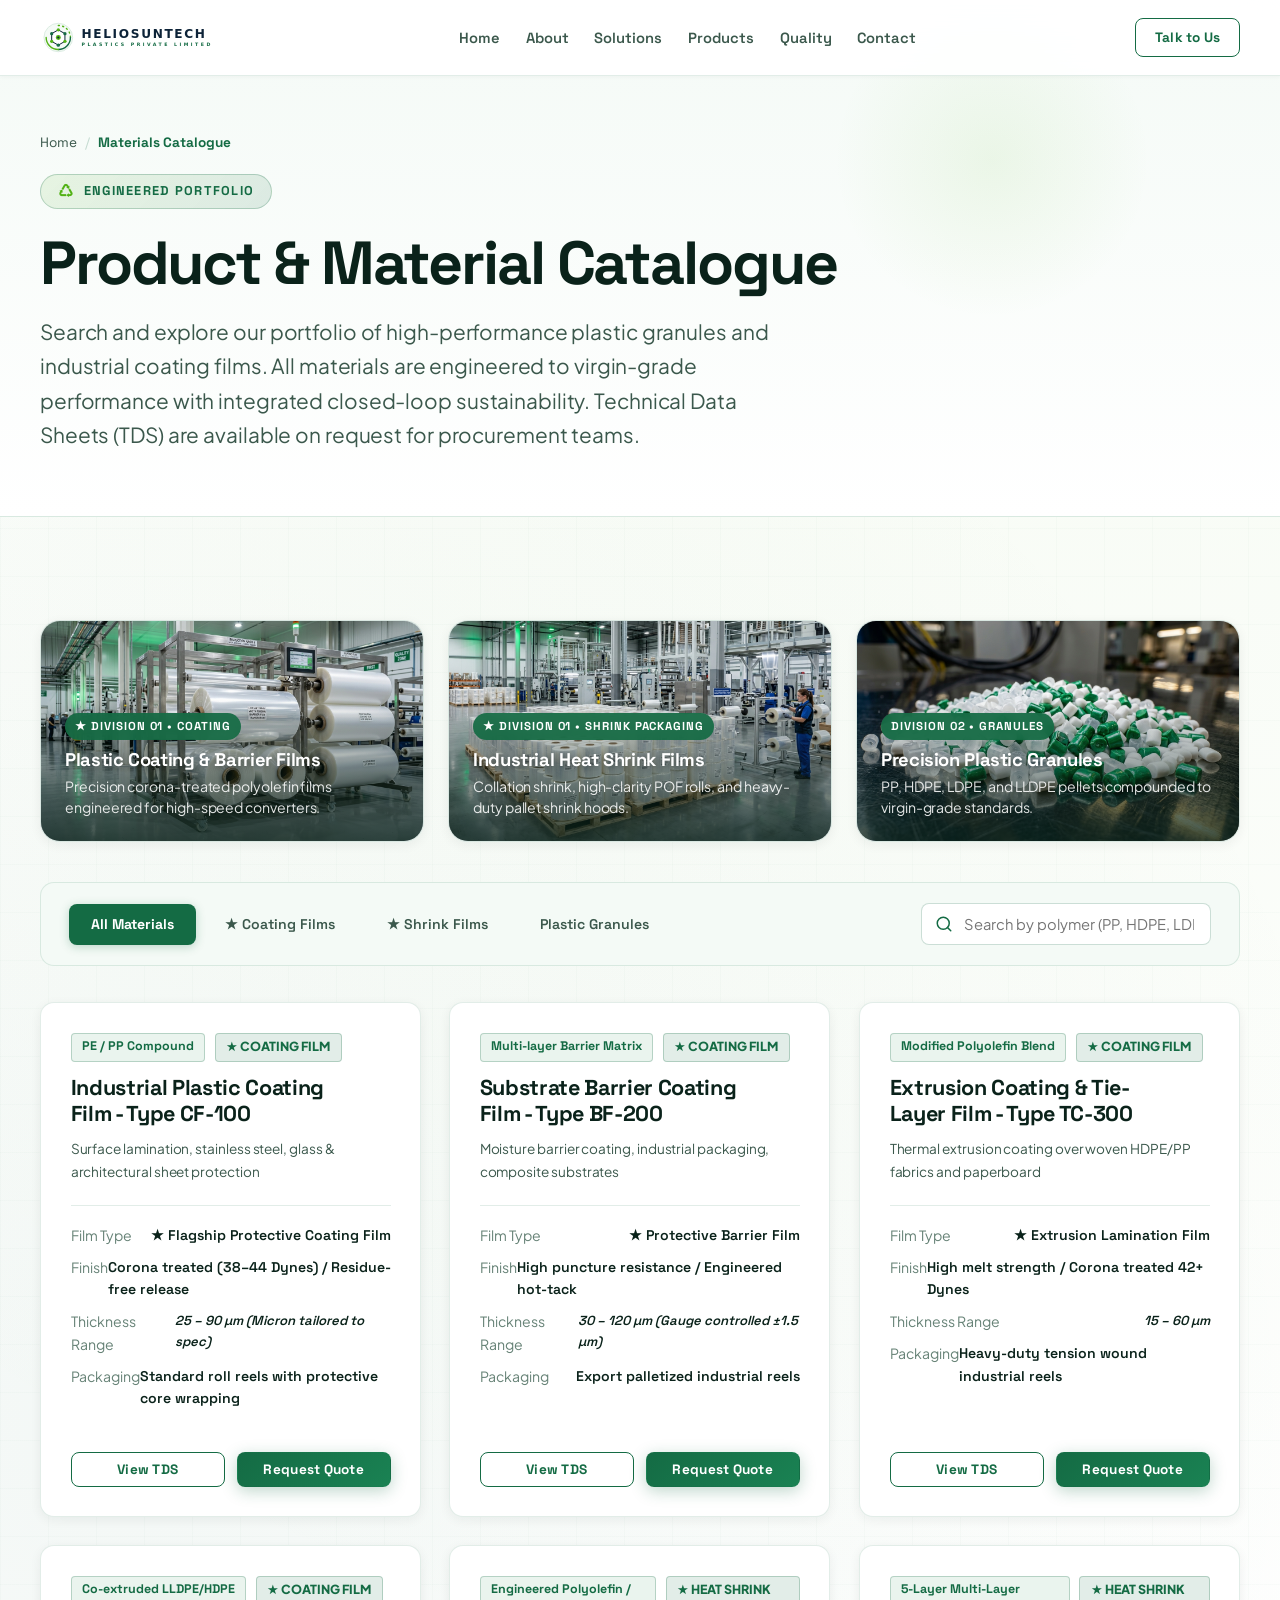
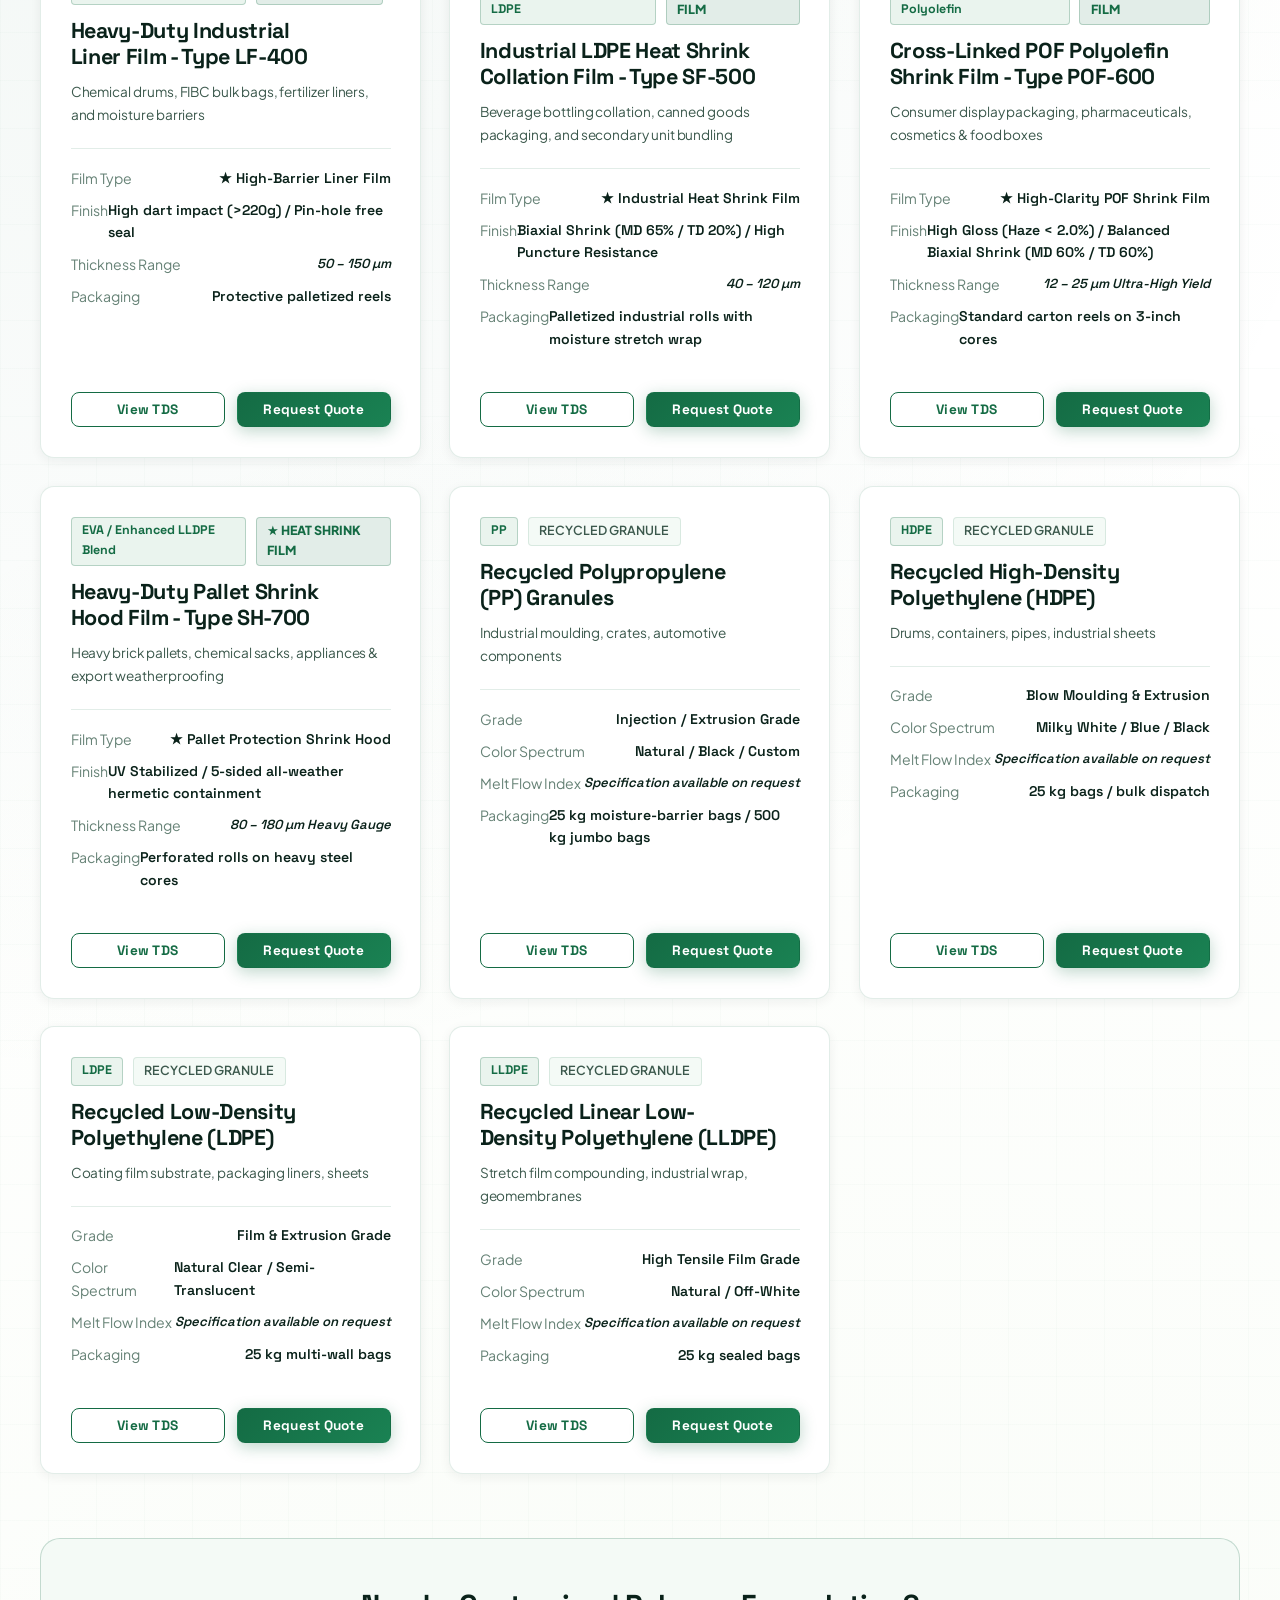
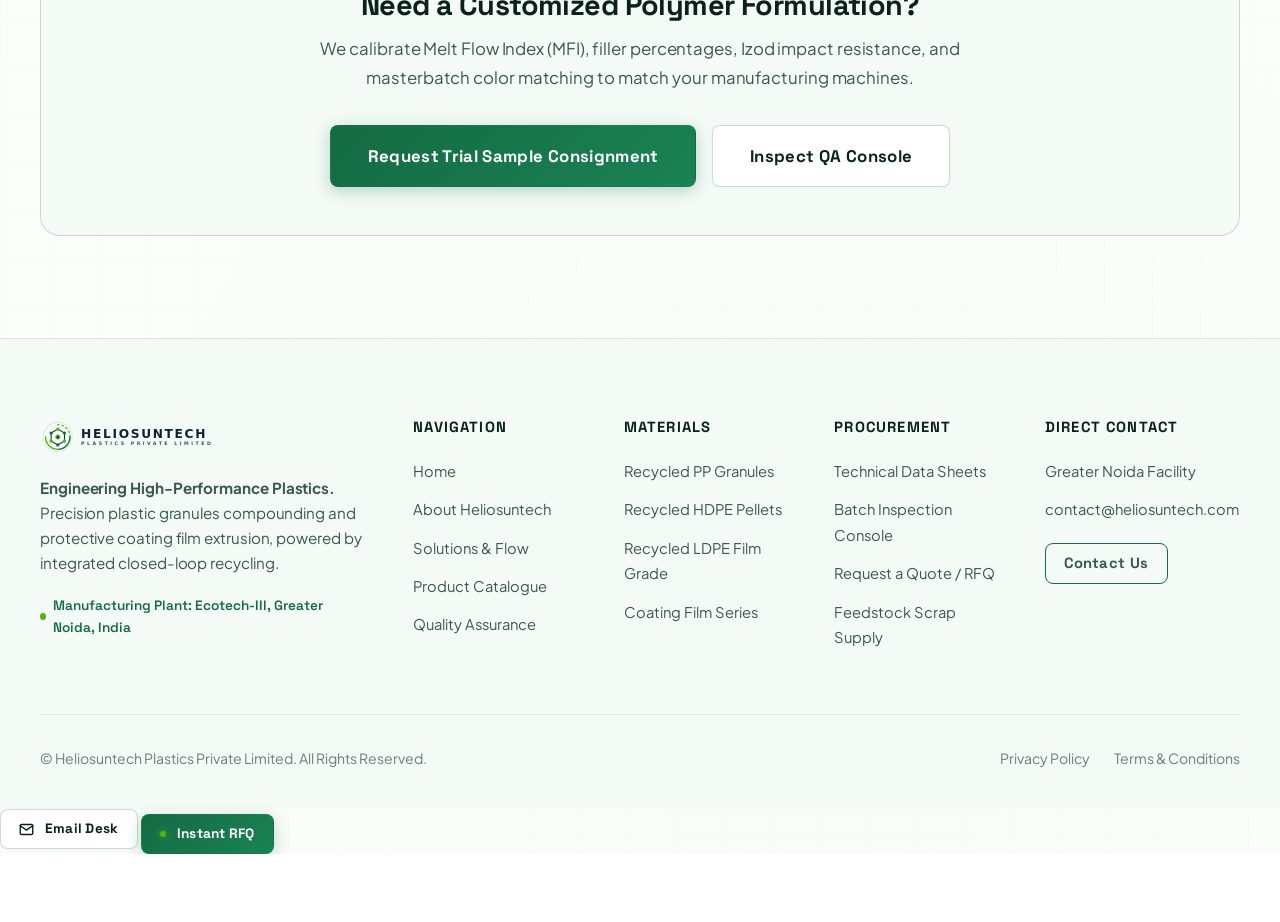
<file: products.html>
<!DOCTYPE html>
<html lang="en">
<head>
  <meta charset="UTF-8">
  <meta name="viewport" content="width=device-width, initial-scale=1.0">
  <title>Materials Catalogue &amp; Products | Heliosuntech Plastics</title>
  
  <meta name="description" content="Browse our catalog of recycled plastic granules (PP, HDPE, LDPE, LLDPE) and industrial plastic coating films. Technical data sheets and sample consignments available.">
  <meta name="robots" content="index, follow">

  <!-- Google Fonts -->
  <link rel="preconnect" href="https://fonts.googleapis.com">
  <link rel="preconnect" href="https://fonts.gstatic.com" crossorigin>
  <link rel="stylesheet" href="https://fonts.googleapis.com/css2?family=Plus+Jakarta+Sans:wght@300;400;500;600;700;800&family=Space+Grotesk:wght@400;500;600;700;800&display=swap">

  <!-- Stylesheets -->
  <link rel="stylesheet" href="css/main.css?v=3.0">
  <link rel="stylesheet" href="css/components.css?v=3.0">
  <link rel="stylesheet" href="css/animations.css?v=3.0">
  <link rel="icon" type="image/svg+xml" href="assets/logo-icon.svg">
</head>
<body>

  <!-- =========================================================================
       NAVIGATION HEADER
       ========================================================================= -->
  <header class="site-header" id="siteHeader">
    <div class="container nav-container">
      <a href="index.html" class="brand-logo" aria-label="Heliosuntech Home">
        <img src="assets/logo.svg" alt="Heliosuntech Plastics Logo" width="220" height="42">
      </a>

      <!-- Desktop Nav Menu -->
      <nav aria-label="Main Navigation">
        <ul class="nav-menu">
          <li><a href="index.html" class="nav-link">Home</a></li>
          <li><a href="about.html" class="nav-link">About</a></li>
          <li><a href="solutions.html" class="nav-link">Solutions</a></li>
          <li><a href="products.html" class="nav-link active">Products</a></li>
          <li><a href="quality.html" class="nav-link">Quality</a></li>
          <li><a href="contact.html" class="nav-link">Contact</a></li>
        </ul>
      </nav>

      <!-- Nav CTA & Mobile Hamburger -->
      <div class="nav-actions">
        <a href="contact.html" class="btn btn-outline-accent btn-sm">
          Talk to Us
        </a>
        <button class="mobile-toggle" id="mobileToggle" aria-label="Toggle navigation menu" aria-expanded="false">
          <span></span>
          <span></span>
          <span></span>
        </button>
      </div>
    </div>
  </header>

  <!-- Mobile Drawer -->
  <div class="mobile-nav-drawer" id="mobileDrawer">
    <div class="drawer-plant-badge">
      <span class="pulse-dot"></span>
      <span>Ecotech-III, Greater Noida &bull; Active Plant</span>
    </div>
    <a href="index.html" class="nav-link">Home</a>
    <a href="about.html" class="nav-link">About</a>
    <a href="solutions.html" class="nav-link">Solutions</a>
    <a href="products.html" class="nav-link active">Products</a>
    <a href="quality.html" class="nav-link">Quality Control</a>
    <a href="contact.html" class="nav-link">Contact</a>
    <div style="margin-top: auto; padding-top: 1rem; display: flex; flex-direction: column; gap: 0.65rem;">
      <a href="contact.html" class="btn btn-primary" style="width: 100%;">
        Request a Quote / RFQ &rarr;
      </a>
      <a href="mailto:contact@heliosuntech.com" class="btn btn-secondary btn-sm" style="width: 100%;">
        Email Technical Desk
      </a>
    </div>
  </div>

  <main>
    <!-- =========================================================================
         SUBPAGE HERO BANNER
         ========================================================================= -->
    <section class="subpage-hero">
      <div class="container">
        <div class="breadcrumb-nav">
          <a href="index.html">Home</a>
          <span class="breadcrumb-separator">/</span>
          <span class="breadcrumb-current">Materials Catalogue</span>
        </div>

        <div class="section-tag">Engineered Portfolio</div>
        <h1 class="subpage-hero-title">Product &amp; Material Catalogue</h1>
        <p class="subpage-hero-subtitle">
          Search and explore our portfolio of high-performance plastic granules and industrial coating films. All materials are engineered to virgin-grade performance with integrated closed-loop sustainability. Technical Data Sheets (TDS) are available on request for procurement teams.
        </p>
      </div>
    </section>

    <!-- =========================================================================
         CATALOGUE SECTION
         ========================================================================= -->
    <section class="section" id="catalogue">
      <div class="container">
        <!-- Photorealistic Product Categories Showcase -->
        <div class="product-category-showcase reveal-on-scroll" style="display: grid; grid-template-columns: repeat(3, 1fr); gap: 1.5rem; margin-bottom: 2.5rem;">
          <!-- 1. Coating Film -->
          <div class="plant-gallery-card" style="cursor: pointer;" onclick="document.querySelector('[data-filter=\'films\']').click(); document.getElementById('catalogue').scrollIntoView({behavior:'smooth'});">
            <div class="plant-gallery-img-wrap" style="height: 220px;">
              <img src="assets/images/film-rolls.jpg" alt="Plastic Coating Films and Barrier Rolls" class="plant-gallery-img" loading="lazy">
              <div class="plant-gallery-overlay">
                <span class="plant-gallery-badge">★ Division 01 • Coating</span>
                <h3 class="plant-gallery-title" style="font-size: 1.15rem;">Plastic Coating &amp; Barrier Films</h3>
                <p class="plant-gallery-meta">Precision corona-treated polyolefin films engineered for high-speed converters.</p>
              </div>
            </div>
          </div>

          <!-- 2. Shrink Film -->
          <div class="plant-gallery-card" style="cursor: pointer;" onclick="document.querySelector('[data-filter=\'shrink\']').click(); document.getElementById('catalogue').scrollIntoView({behavior:'smooth'});">
            <div class="plant-gallery-img-wrap" style="height: 220px;">
              <img src="assets/images/shrink-film-rolls.jpg" alt="Industrial Polyolefin Heat Shrink and Collation Film" class="plant-gallery-img" loading="lazy">
              <div class="plant-gallery-overlay">
                <span class="plant-gallery-badge">★ Division 01 • Shrink Packaging</span>
                <h3 class="plant-gallery-title" style="font-size: 1.15rem;">Industrial Heat Shrink Films</h3>
                <p class="plant-gallery-meta">Collation shrink, high-clarity POF rolls, and heavy-duty pallet shrink hoods.</p>
              </div>
            </div>
          </div>

          <!-- 3. Granules Compounding -->
          <div class="plant-gallery-card" style="cursor: pointer;" onclick="document.querySelector('[data-filter=\'granules\']').click(); document.getElementById('catalogue').scrollIntoView({behavior:'smooth'});">
            <div class="plant-gallery-img-wrap" style="height: 220px;">
              <img src="assets/images/granules-macro.jpg" alt="Precision Plastic Granules &amp; Compounding Pellets" class="plant-gallery-img" loading="lazy">
              <div class="plant-gallery-overlay">
                <span class="plant-gallery-badge">Division 02 • Granules</span>
                <h3 class="plant-gallery-title" style="font-size: 1.15rem;">Precision Plastic Granules</h3>
                <p class="plant-gallery-meta">PP, HDPE, LDPE, and LLDPE pellets compounded to virgin-grade standards.</p>
              </div>
            </div>
          </div>
        </div>

        <!-- Catalogue Filter Bar -->
        <div class="catalogue-toolbar reveal-on-scroll">
          <div class="catalogue-tabs" role="tablist">
            <button class="tab-btn active" data-filter="all" role="tab" aria-selected="true">All Materials</button>
            <button class="tab-btn" data-filter="films" role="tab" aria-selected="false">★ Coating Films</button>
            <button class="tab-btn" data-filter="shrink" role="tab" aria-selected="false">★ Shrink Films</button>
            <button class="tab-btn" data-filter="granules" role="tab" aria-selected="false">Plastic Granules</button>
          </div>

          <div class="catalogue-search">
            <svg width="18" height="18" viewBox="0 0 24 24" fill="none" stroke="currentColor" stroke-width="2" stroke-linecap="round" stroke-linejoin="round">
              <circle cx="11" cy="11" r="8"></circle>
              <line x1="21" y1="21" x2="16.65" y2="16.65"></line>
            </svg>
            <input type="text" id="catalogueSearchInput" placeholder="Search by polymer (PP, HDPE, LDPE, Film)..." aria-label="Search materials catalogue">
          </div>
        </div>

        <!-- Dynamic Catalogue Grid (Rendered by catalogue.js) -->
        <div class="catalogue-grid" id="catalogueGrid">
          <!-- Rendered dynamically by catalogue.js -->
        </div>

        <!-- Custom Compounding & Sample Callout -->
        <div class="custom-formulation-card reveal-on-scroll">
          <h3 style="font-size: 1.8rem; margin-bottom: 0.75rem; font-weight: 800;">Need a Customized Polymer Formulation?</h3>
          <p style="color: var(--text-secondary); max-width: 680px; margin: 0 auto 2rem; font-size: 1.05rem;">
            We calibrate Melt Flow Index (MFI), filler percentages, Izod impact resistance, and masterbatch color matching to match your manufacturing machines.
          </p>
          <div style="display: flex; gap: 1rem; justify-content: center; flex-wrap: wrap;">
            <a href="contact.html" class="btn btn-primary btn-lg">Request Trial Sample Consignment</a>
            <a href="quality.html" class="btn btn-secondary btn-lg">Inspect QA Console</a>
          </div>
        </div>
      </div>
    </section>
  </main>

  <!-- =========================================================================
       MODALS
       ========================================================================= -->
  <!-- Technical Data Sheet (TDS) Preview Modal -->
  <div class="modal-backdrop" id="tdsModal" role="dialog" aria-modal="true" aria-labelledby="tdsModalTitle">
    <div class="modal-box" id="tdsModalContent">
      <!-- Populated dynamically by app.js -->
    </div>
  </div>

  <!-- RFQ Quick Modal -->
  <div class="modal-backdrop" id="rfqModal" role="dialog" aria-modal="true" aria-labelledby="rfqModalTitle">
    <div class="modal-box">
      <button class="modal-close-btn" onclick="window.rfqInst.close()" aria-label="Close modal">&times;</button>
      <div class="section-tag">Direct B2B Enquiry</div>
      <h3 id="rfqModalTitle" style="font-size: 1.8rem; margin-bottom: 0.5rem;">Request a Quotation</h3>
      <p style="font-size: 0.9rem; color: var(--text-secondary); margin-bottom: 1.5rem;">
        Direct commercial and technical processing consultation with Heliosuntech engineers.
      </p>

      <form id="rfqForm" style="display: flex; flex-direction: column; gap: 1rem;">
        <div class="form-group">
          <label class="form-label">Full Name *</label>
          <input type="text" name="name" class="form-input" placeholder="Your Name" required>
        </div>

        <div class="grid-2">
          <div class="form-group">
            <label class="form-label">Company Name *</label>
            <input type="text" name="company" class="form-input" placeholder="Company Entity" required>
          </div>
          <div class="form-group">
            <label class="form-label">Phone / WhatsApp *</label>
            <input type="tel" name="phone" class="form-input" placeholder="+91 XXXXX XXXXX" required>
          </div>
        </div>

        <div class="form-group">
          <label class="form-label">Official Email *</label>
          <input type="email" name="email" class="form-input" placeholder="procurement@company.com" required>
        </div>

        <div class="grid-2">
          <div class="form-group">
            <label class="form-label">Requirement Type</label>
            <select id="rfqModalRequirementType" name="requirementType" class="form-select">
              <option value="Plastic Coating Film">Plastic Coating Film</option>
              <option value="Industrial Shrink Film">Industrial Shrink Film</option>
              <option value="Plastic Granules">Plastic Granules</option>
              <option value="Plastic Recycling">Plastic Recycling</option>
              <option value="Bulk Requirement">Bulk Requirement</option>
              <option value="General Enquiry">General Enquiry</option>
            </select>
          </div>
          <div class="form-group">
            <label class="form-label">Target Material / Product</label>
            <input type="text" id="rfqModalProduct" name="product" class="form-input" placeholder="Specified product">
          </div>
        </div>

        <div class="form-group">
          <label class="form-label">Technical Requirement Notes</label>
          <textarea name="message" class="form-textarea" placeholder="Detail any target MFI, density, or quantity..."></textarea>
        </div>

        <button type="submit" class="btn btn-primary" style="margin-top: 0.5rem;">
          Send Commercial Request
        </button>
      </form>
    </div>
  </div>

  <!-- Toast Notification -->
  <div class="toast-msg" id="globalToast" role="status" aria-live="polite"></div>

  <!-- =========================================================================
       SITE FOOTER
       ========================================================================= -->
  <footer class="site-footer">
    <div class="container">
      <div class="footer-top-grid">
        <div class="footer-brand">
          <img src="assets/logo.svg" alt="Heliosuntech Logo" width="200" height="38">
          <p>
            <strong>Engineering High-Performance Plastics.</strong><br>
            Precision plastic granules compounding and protective coating film extrusion, powered by integrated closed-loop recycling.
          </p>
          <div style="margin-top: 1.25rem;">
            <span style="display: inline-flex; align-items: center; gap: 0.45rem; font-size: 0.85rem; color: var(--accent-emerald); font-family: var(--font-display); font-weight: 600;">
              <span style="width: 7px; height: 7px; border-radius: 50%; background: var(--accent-lime);"></span>
              Manufacturing Plant: Ecotech-III, Greater Noida, India
            </span>
          </div>
        </div>

        <div class="footer-col">
          <h5>Navigation</h5>
          <ul class="footer-links">
            <li><a href="index.html">Home</a></li>
            <li><a href="about.html">About Heliosuntech</a></li>
            <li><a href="solutions.html">Solutions &amp; Flow</a></li>
            <li><a href="products.html">Product Catalogue</a></li>
            <li><a href="quality.html">Quality Assurance</a></li>
          </ul>
        </div>

        <div class="footer-col">
          <h5>Materials</h5>
          <ul class="footer-links">
            <li><a href="products.html">Recycled PP Granules</a></li>
            <li><a href="products.html">Recycled HDPE Pellets</a></li>
            <li><a href="products.html">Recycled LDPE Film Grade</a></li>
            <li><a href="products.html">Coating Film Series</a></li>
          </ul>
        </div>

        <div class="footer-col">
          <h5>Procurement</h5>
          <ul class="footer-links">
            <li><a href="products.html">Technical Data Sheets</a></li>
            <li><a href="quality.html">Batch Inspection Console</a></li>
            <li><a href="contact.html">Request a Quote / RFQ</a></li>
            <li><a href="contact.html">Feedstock Scrap Supply</a></li>
          </ul>
        </div>

        <div class="footer-col">
          <h5>Direct Contact</h5>
          <ul class="footer-links">
            <li><a href="contact.html">Greater Noida Facility</a></li>
            <li><a href="mailto:contact@heliosuntech.com">contact@heliosuntech.com</a></li>
            <li><a href="contact.html" class="btn btn-outline-accent btn-sm" style="margin-top: 0.5rem;">Contact Us</a></li>
          </ul>
        </div>
      </div>

      <div class="footer-bottom">
        <div>
          &copy; Heliosuntech Plastics Private Limited. All Rights Reserved.
        </div>
        <div style="display: flex; gap: 1.5rem;">
          <a href="javascript:void(0)" onclick="alert('Corporate Privacy Policy: We do not share customer procurement specifications.')">Privacy Policy</a>
          <a href="javascript:void(0)" onclick="alert('Commercial Terms & Conditions available with quotation dispatch.')">Terms &amp; Conditions</a>
        </div>
      </div>
    </div>
  </footer>

  <!-- Floating Mobile Quick Action Bar -->
  <div class="mobile-quick-bar" aria-label="Quick mobile navigation actions">
    <a href="mailto:contact@heliosuntech.com" class="btn btn-secondary btn-sm" aria-label="Email Plant Desk">
      <svg width="15" height="15" viewBox="0 0 24 24" fill="none" stroke="currentColor" stroke-width="2.2" stroke-linecap="round" stroke-linejoin="round">
        <path d="M4 4h16c1.1 0 2 .9 2 2v12c0 1.1-.9 2-2 2H4c-1.1 0-2-.9-2-2V6c0-1.1.9-2 2-2z"></path>
        <polyline points="22,6 12,13 2,6"></polyline>
      </svg>
      <span>Email Desk</span>
    </a>
    <a href="contact.html" class="btn btn-primary btn-sm" aria-label="Request Instant Quote">
      <span class="pulse-dot" style="width: 6px; height: 6px;"></span>
      <span>Instant RFQ</span>
    </a>
  </div>

  <!-- Scripts -->
  <script src="js/catalogue.js?v=2.1"></script>
  <script src="js/rfq.js?v=2.1"></script>
  <script src="js/animations.js?v=2.1"></script>
  <script src="js/app.js?v=2.1"></script>
</body>
</html>
</file>
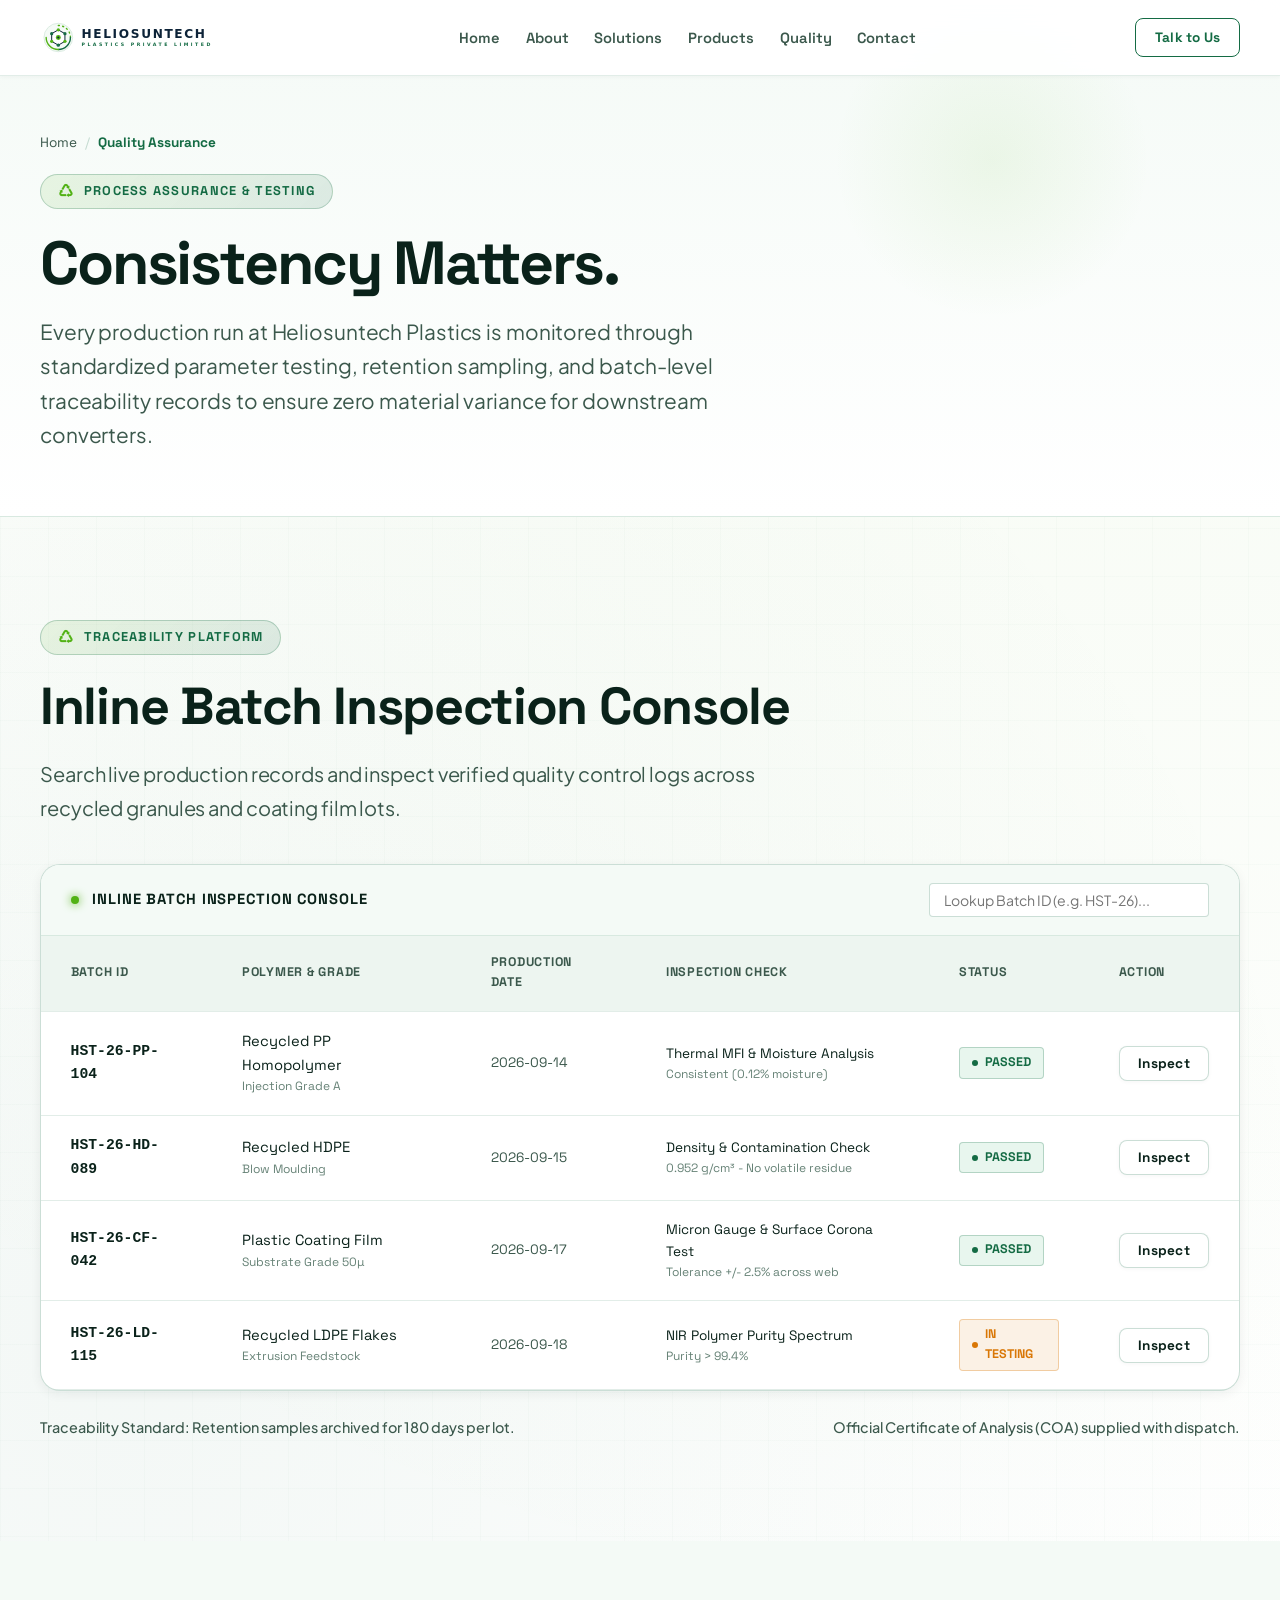
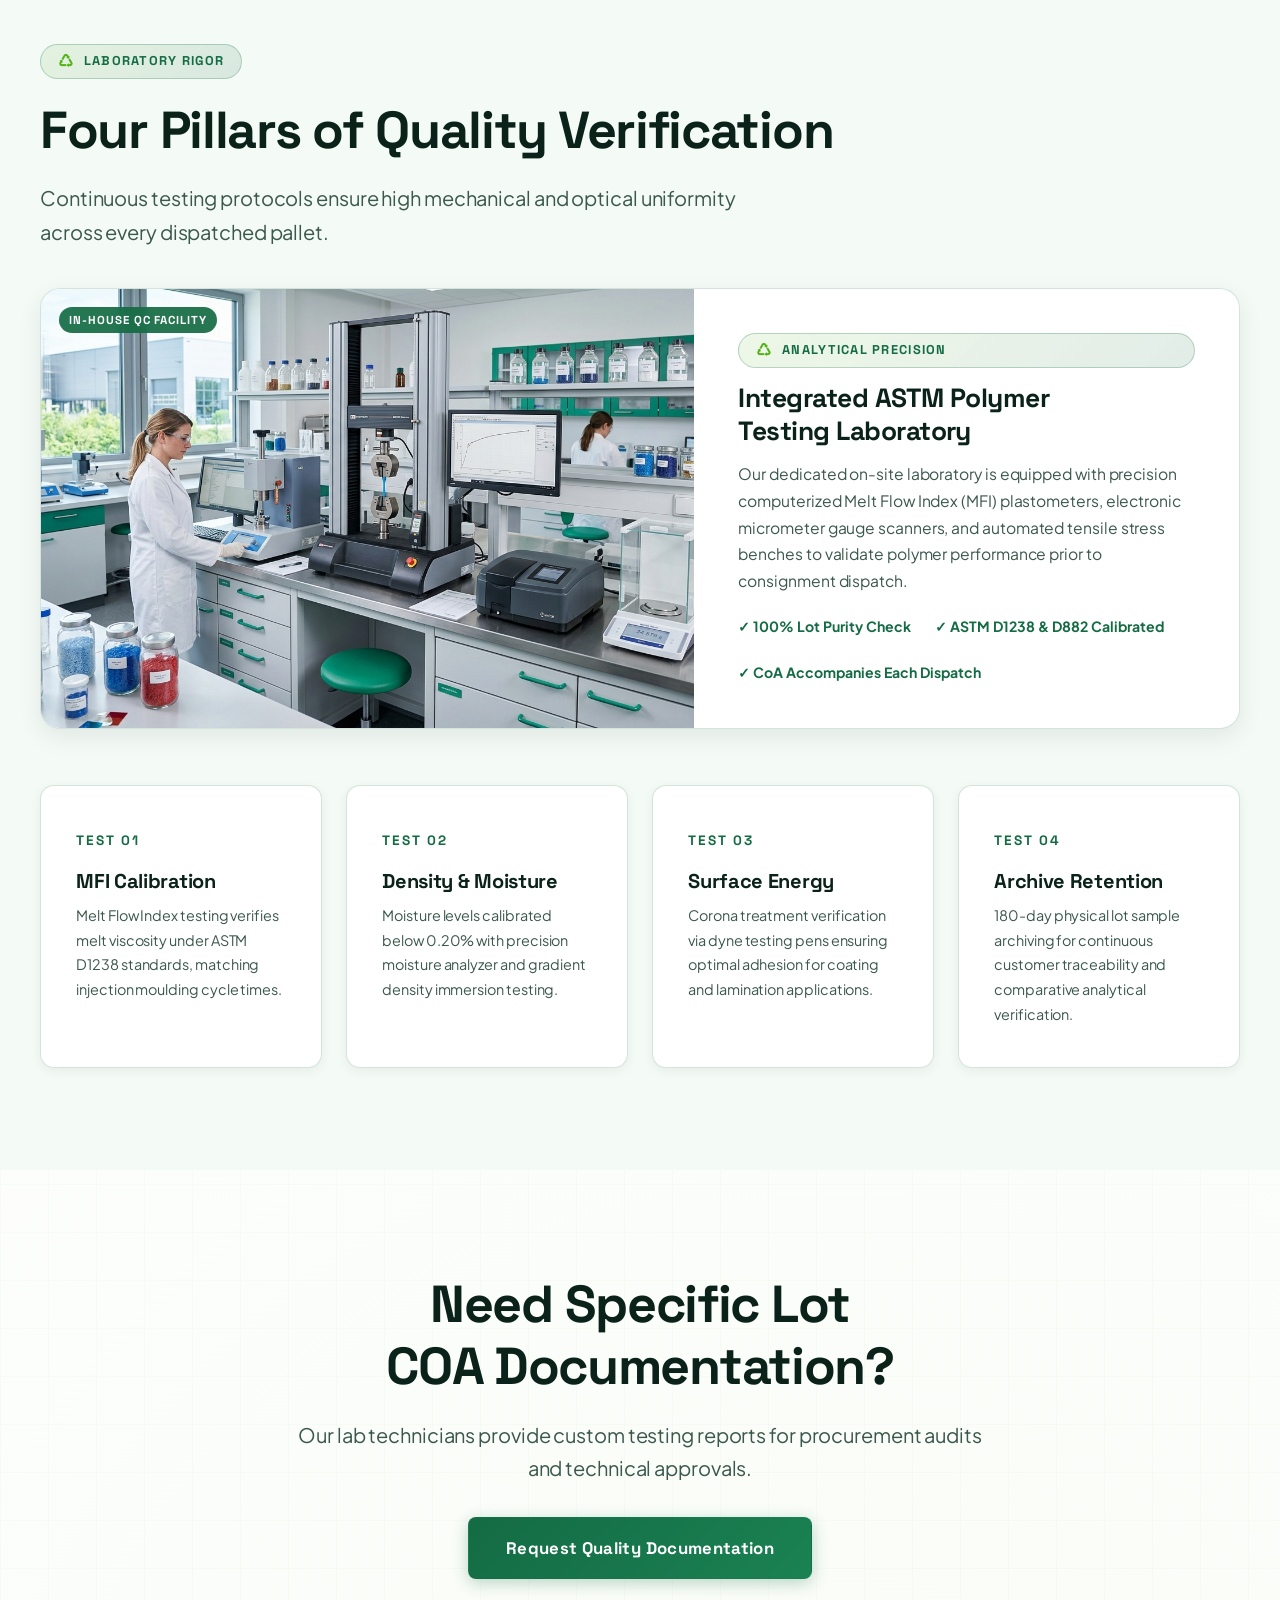
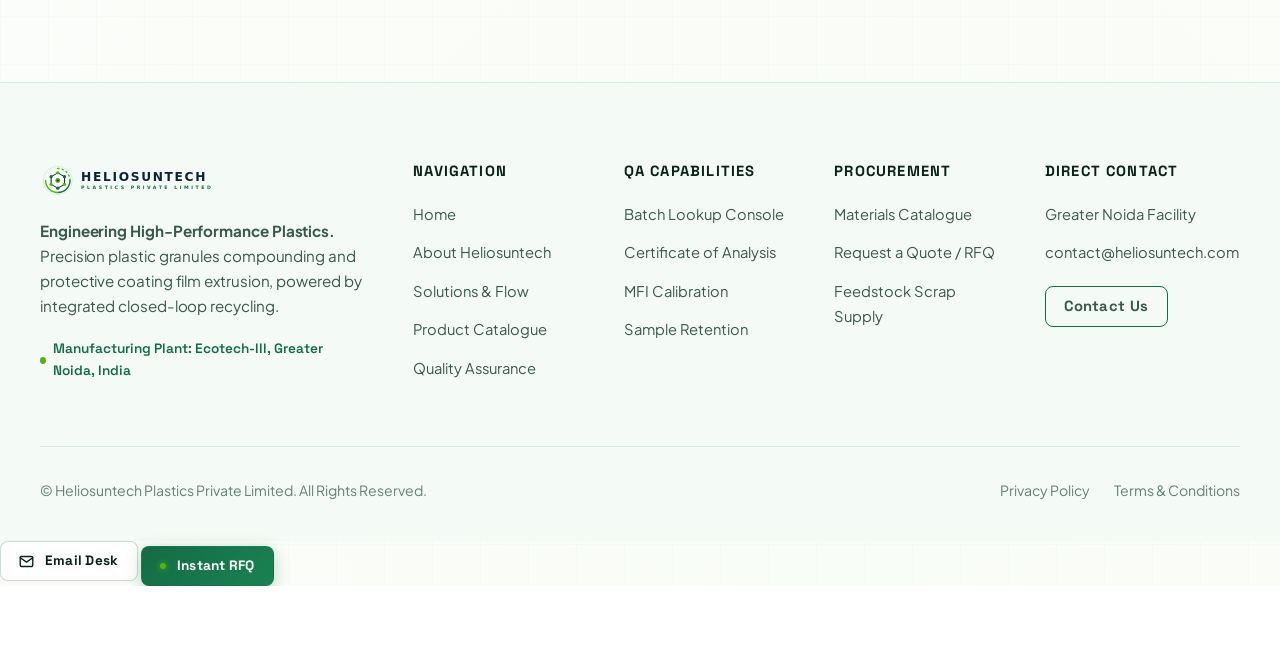
<file: quality.html>
<!DOCTYPE html>
<html lang="en">
<head>
  <meta charset="UTF-8">
  <meta name="viewport" content="width=device-width, initial-scale=1.0">
  <title>Quality Assurance &amp; Batch Traceability | Heliosuntech Plastics</title>
  
  <meta name="description" content="Every production run at Heliosuntech Plastics is monitored through standardized parameter testing, retention sampling, and batch-level traceability records.">
  <meta name="robots" content="index, follow">

  <!-- Google Fonts -->
  <link rel="preconnect" href="https://fonts.googleapis.com">
  <link rel="preconnect" href="https://fonts.gstatic.com" crossorigin>
  <link rel="stylesheet" href="https://fonts.googleapis.com/css2?family=Plus+Jakarta+Sans:wght@300;400;500;600;700;800&family=Space+Grotesk:wght@400;500;600;700;800&display=swap">

  <!-- Stylesheets -->
  <link rel="stylesheet" href="css/main.css?v=3.0">
  <link rel="stylesheet" href="css/components.css?v=3.0">
  <link rel="stylesheet" href="css/animations.css?v=3.0">
  <link rel="icon" type="image/svg+xml" href="assets/logo-icon.svg">
</head>
<body>

  <!-- =========================================================================
       NAVIGATION HEADER
       ========================================================================= -->
  <header class="site-header" id="siteHeader">
    <div class="container nav-container">
      <a href="index.html" class="brand-logo" aria-label="Heliosuntech Home">
        <img src="assets/logo.svg" alt="Heliosuntech Plastics Logo" width="220" height="42">
      </a>

      <!-- Desktop Nav Menu -->
      <nav aria-label="Main Navigation">
        <ul class="nav-menu">
          <li><a href="index.html" class="nav-link">Home</a></li>
          <li><a href="about.html" class="nav-link">About</a></li>
          <li><a href="solutions.html" class="nav-link">Solutions</a></li>
          <li><a href="products.html" class="nav-link">Products</a></li>
          <li><a href="quality.html" class="nav-link active">Quality</a></li>
          <li><a href="contact.html" class="nav-link">Contact</a></li>
        </ul>
      </nav>

      <!-- Nav CTA & Mobile Hamburger -->
      <div class="nav-actions">
        <a href="contact.html" class="btn btn-outline-accent btn-sm">
          Talk to Us
        </a>
        <button class="mobile-toggle" id="mobileToggle" aria-label="Toggle navigation menu" aria-expanded="false">
          <span></span>
          <span></span>
          <span></span>
        </button>
      </div>
    </div>
  </header>

  <!-- Mobile Drawer -->
  <div class="mobile-nav-drawer" id="mobileDrawer">
    <div class="drawer-plant-badge">
      <span class="pulse-dot"></span>
      <span>Ecotech-III, Greater Noida &bull; Active Plant</span>
    </div>
    <a href="index.html" class="nav-link">Home</a>
    <a href="about.html" class="nav-link">About</a>
    <a href="solutions.html" class="nav-link">Solutions</a>
    <a href="products.html" class="nav-link">Products</a>
    <a href="quality.html" class="nav-link active">Quality Control</a>
    <a href="contact.html" class="nav-link">Contact</a>
    <div style="margin-top: auto; padding-top: 1rem; display: flex; flex-direction: column; gap: 0.65rem;">
      <a href="contact.html" class="btn btn-primary" style="width: 100%;">
        Request a Quote / RFQ &rarr;
      </a>
      <a href="mailto:contact@heliosuntech.com" class="btn btn-secondary btn-sm" style="width: 100%;">
        Email Technical Desk
      </a>
    </div>
  </div>

  <main>
    <!-- =========================================================================
         SUBPAGE HERO BANNER
         ========================================================================= -->
    <section class="subpage-hero">
      <div class="container">
        <div class="breadcrumb-nav">
          <a href="index.html">Home</a>
          <span class="breadcrumb-separator">/</span>
          <span class="breadcrumb-current">Quality Assurance</span>
        </div>

        <div class="section-tag">Process Assurance &amp; Testing</div>
        <h1 class="subpage-hero-title">Consistency Matters.</h1>
        <p class="subpage-hero-subtitle">
          Every production run at Heliosuntech Plastics is monitored through standardized parameter testing, retention sampling, and batch-level traceability records to ensure zero material variance for downstream converters.
        </p>
      </div>
    </section>

    <!-- =========================================================================
         1. INLINE BATCH INSPECTION CONSOLE
         ========================================================================= -->
    <section class="section" id="console">
      <div class="container">
        <div class="section-tag">Traceability Platform</div>
        <h2 class="section-title">Inline Batch Inspection Console</h2>
        <p class="section-subtitle">
          Search live production records and inspect verified quality control logs across recycled granules and coating film lots.
        </p>

        <!-- Technical Dashboard Console -->
        <div class="quality-console reveal-on-scroll">
          <div class="console-header">
            <div class="console-title">
              <span class="console-status-dot"></span>
              <span>INLINE BATCH INSPECTION CONSOLE</span>
            </div>
            <div style="max-width: 280px; width: 100%;">
              <input type="text" id="searchBatchInput" placeholder="Lookup Batch ID (e.g. HST-26)..." 
                     style="width: 100%; background: #FFFFFF; border: 1.5px solid var(--border-medium); border-radius: 4px; padding: 0.45rem 0.85rem; color: var(--text-primary); font-size: 0.88rem; outline: none;">
            </div>
          </div>

          <div class="console-table-wrap">
            <table class="quality-table">
              <thead>
                <tr>
                  <th>Batch ID</th>
                  <th>Polymer &amp; Grade</th>
                  <th>Production Date</th>
                  <th>Inspection Check</th>
                  <th>Status</th>
                  <th>Action</th>
                </tr>
              </thead>
              <tbody id="qualityTableBody">
                <!-- Populated by qualityDashboard.js -->
              </tbody>
            </table>
          </div>
        </div>

        <div style="margin-top: 1.5rem; display: flex; justify-content: space-between; align-items: center; flex-wrap: wrap; gap: 1rem; font-size: 0.9rem; color: var(--text-secondary); font-weight: 500;">
          <span>Traceability Standard: Retention samples archived for 180 days per lot.</span>
          <span>Official Certificate of Analysis (COA) supplied with dispatch.</span>
        </div>
      </div>
    </section>

    <!-- =========================================================================
         2. TESTING METHODOLOGIES
         ========================================================================= -->
    <section class="section" style="background: var(--bg-secondary);">
      <div class="container">
        <div class="section-tag">Laboratory Rigor</div>
        <h2 class="section-title">Four Pillars of Quality Verification</h2>
        <p class="section-subtitle">
          Continuous testing protocols ensure high mechanical and optical uniformity across every dispatched pallet.
        </p>

        <div class="quality-lab-banner reveal-on-scroll" style="margin-top: 2.5rem; display: grid; grid-template-columns: 1.2fr 1fr; background: #FFFFFF; border-radius: var(--radius-lg); border: 1.5px solid rgba(20, 107, 68, 0.18); overflow: hidden; box-shadow: var(--shadow-md);">
          <div style="position: relative; min-height: 320px; overflow: hidden;">
            <img src="assets/images/quality-lab.jpg" alt="Heliosuntech In-House ASTM Polymer Quality Control Testing Laboratory" style="width: 100%; height: 100%; object-fit: cover;">
            <span class="plant-gallery-badge" style="position: absolute; top: 18px; left: 18px;">In-House QC Facility</span>
          </div>
          <div style="padding: clamp(2rem, 3.5vw, 2.75rem); display: flex; flex-direction: column; justify-content: center;">
            <span class="section-tag" style="margin-bottom: 0.85rem;">Analytical Precision</span>
            <h3 style="font-size: 1.65rem; font-weight: 800; margin-bottom: 0.85rem; color: var(--text-primary);">Integrated ASTM Polymer Testing Laboratory</h3>
            <p style="color: var(--text-secondary); line-height: 1.7; font-size: 0.98rem; margin-bottom: 1.25rem;">
              Our dedicated on-site laboratory is equipped with precision computerized Melt Flow Index (MFI) plastometers, electronic micrometer gauge scanners, and automated tensile stress benches to validate polymer performance prior to consignment dispatch.
            </p>
            <div style="display: flex; gap: 1.5rem; flex-wrap: wrap; font-size: 0.88rem; font-weight: 700; color: var(--accent-emerald);">
              <span>✓ 100% Lot Purity Check</span>
              <span>✓ ASTM D1238 &amp; D882 Calibrated</span>
              <span>✓ CoA Accompanies Each Dispatch</span>
            </div>
          </div>
        </div>

        <div class="grid-4 stagger-container reveal-on-scroll" style="margin-top: 3.5rem;">
          <div class="pillar-card interactive-tilt">
            <div class="pillar-num">TEST 01</div>
            <h4 style="font-size: 1.25rem; margin-bottom: 0.6rem;">MFI Calibration</h4>
            <p style="font-size: 0.9rem; color: var(--text-secondary);">
              Melt Flow Index testing verifies melt viscosity under ASTM D1238 standards, matching injection moulding cycle times.
            </p>
          </div>

          <div class="pillar-card interactive-tilt">
            <div class="pillar-num">TEST 02</div>
            <h4 style="font-size: 1.25rem; margin-bottom: 0.6rem;">Density &amp; Moisture</h4>
            <p style="font-size: 0.9rem; color: var(--text-secondary);">
              Moisture levels calibrated below 0.20% with precision moisture analyzer and gradient density immersion testing.
            </p>
          </div>

          <div class="pillar-card interactive-tilt">
            <div class="pillar-num">TEST 03</div>
            <h4 style="font-size: 1.25rem; margin-bottom: 0.6rem;">Surface Energy</h4>
            <p style="font-size: 0.9rem; color: var(--text-secondary);">
              Corona treatment verification via dyne testing pens ensuring optimal adhesion for coating and lamination applications.
            </p>
          </div>

          <div class="pillar-card interactive-tilt">
            <div class="pillar-num">TEST 04</div>
            <h4 style="font-size: 1.25rem; margin-bottom: 0.6rem;">Archive Retention</h4>
            <p style="font-size: 0.9rem; color: var(--text-secondary);">
              180-day physical lot sample archiving for continuous customer traceability and comparative analytical verification.
            </p>
          </div>
        </div>
      </div>
    </section>

    <!-- Call to Action -->
    <section class="section" style="text-align: center;">
      <div class="container" style="max-width: 840px;">
        <h2 class="section-title" style="margin-left: auto; margin-right: auto;">Need Specific Lot COA Documentation?</h2>
        <p class="section-subtitle" style="margin-left: auto; margin-right: auto; margin-bottom: 2rem;">
          Our lab technicians provide custom testing reports for procurement audits and technical approvals.
        </p>
        <a href="contact.html" class="btn btn-primary btn-lg">Request Quality Documentation</a>
      </div>
    </section>
  </main>

  <!-- =========================================================================
       MODALS
       ========================================================================= -->
  <!-- Quality Batch Details Modal -->
  <div class="modal-backdrop" id="batchModal" role="dialog" aria-modal="true">
    <div class="modal-box" id="batchModalContent">
      <!-- Populated dynamically by app.js -->
    </div>
  </div>

  <!-- Toast Notification -->
  <div class="toast-msg" id="globalToast" role="status" aria-live="polite"></div>

  <!-- =========================================================================
       SITE FOOTER
       ========================================================================= -->
  <footer class="site-footer">
    <div class="container">
      <div class="footer-top-grid">
        <div class="footer-brand">
          <img src="assets/logo.svg" alt="Heliosuntech Logo" width="200" height="38">
          <p>
            <strong>Engineering High-Performance Plastics.</strong><br>
            Precision plastic granules compounding and protective coating film extrusion, powered by integrated closed-loop recycling.
          </p>
          <div style="margin-top: 1.25rem;">
            <span style="display: inline-flex; align-items: center; gap: 0.45rem; font-size: 0.85rem; color: var(--accent-emerald); font-family: var(--font-display); font-weight: 600;">
              <span style="width: 7px; height: 7px; border-radius: 50%; background: var(--accent-lime);"></span>
              Manufacturing Plant: Ecotech-III, Greater Noida, India
            </span>
          </div>
        </div>

        <div class="footer-col">
          <h5>Navigation</h5>
          <ul class="footer-links">
            <li><a href="index.html">Home</a></li>
            <li><a href="about.html">About Heliosuntech</a></li>
            <li><a href="solutions.html">Solutions &amp; Flow</a></li>
            <li><a href="products.html">Product Catalogue</a></li>
            <li><a href="quality.html">Quality Assurance</a></li>
          </ul>
        </div>

        <div class="footer-col">
          <h5>QA Capabilities</h5>
          <ul class="footer-links">
            <li><a href="#console">Batch Lookup Console</a></li>
            <li><a href="#console">Certificate of Analysis</a></li>
            <li><a href="quality.html">MFI Calibration</a></li>
            <li><a href="quality.html">Sample Retention</a></li>
          </ul>
        </div>

        <div class="footer-col">
          <h5>Procurement</h5>
          <ul class="footer-links">
            <li><a href="products.html">Materials Catalogue</a></li>
            <li><a href="contact.html">Request a Quote / RFQ</a></li>
            <li><a href="contact.html">Feedstock Scrap Supply</a></li>
          </ul>
        </div>

        <div class="footer-col">
          <h5>Direct Contact</h5>
          <ul class="footer-links">
            <li><a href="contact.html">Greater Noida Facility</a></li>
            <li><a href="mailto:contact@heliosuntech.com">contact@heliosuntech.com</a></li>
            <li><a href="contact.html" class="btn btn-outline-accent btn-sm" style="margin-top: 0.5rem;">Contact Us</a></li>
          </ul>
        </div>
      </div>

      <div class="footer-bottom">
        <div>
          &copy; Heliosuntech Plastics Private Limited. All Rights Reserved.
        </div>
        <div style="display: flex; gap: 1.5rem;">
          <a href="javascript:void(0)" onclick="alert('Corporate Privacy Policy: We do not share customer procurement specifications.')">Privacy Policy</a>
          <a href="javascript:void(0)" onclick="alert('Commercial Terms & Conditions available with quotation dispatch.')">Terms &amp; Conditions</a>
        </div>
      </div>
    </div>
  </footer>

  <!-- Floating Mobile Quick Action Bar -->
  <div class="mobile-quick-bar" aria-label="Quick mobile navigation actions">
    <a href="mailto:contact@heliosuntech.com" class="btn btn-secondary btn-sm" aria-label="Email Plant Desk">
      <svg width="15" height="15" viewBox="0 0 24 24" fill="none" stroke="currentColor" stroke-width="2.2" stroke-linecap="round" stroke-linejoin="round">
        <path d="M4 4h16c1.1 0 2 .9 2 2v12c0 1.1-.9 2-2 2H4c-1.1 0-2-.9-2-2V6c0-1.1.9-2 2-2z"></path>
        <polyline points="22,6 12,13 2,6"></polyline>
      </svg>
      <span>Email Desk</span>
    </a>
    <a href="contact.html" class="btn btn-primary btn-sm" aria-label="Request Instant Quote">
      <span class="pulse-dot" style="width: 6px; height: 6px;"></span>
      <span>Instant RFQ</span>
    </a>
  </div>

  <!-- Scripts -->
  <script src="js/qualityDashboard.js?v=2.1"></script>
  <script src="js/animations.js?v=2.1"></script>
  <script src="js/app.js?v=2.1"></script>
</body>
</html>
</file>
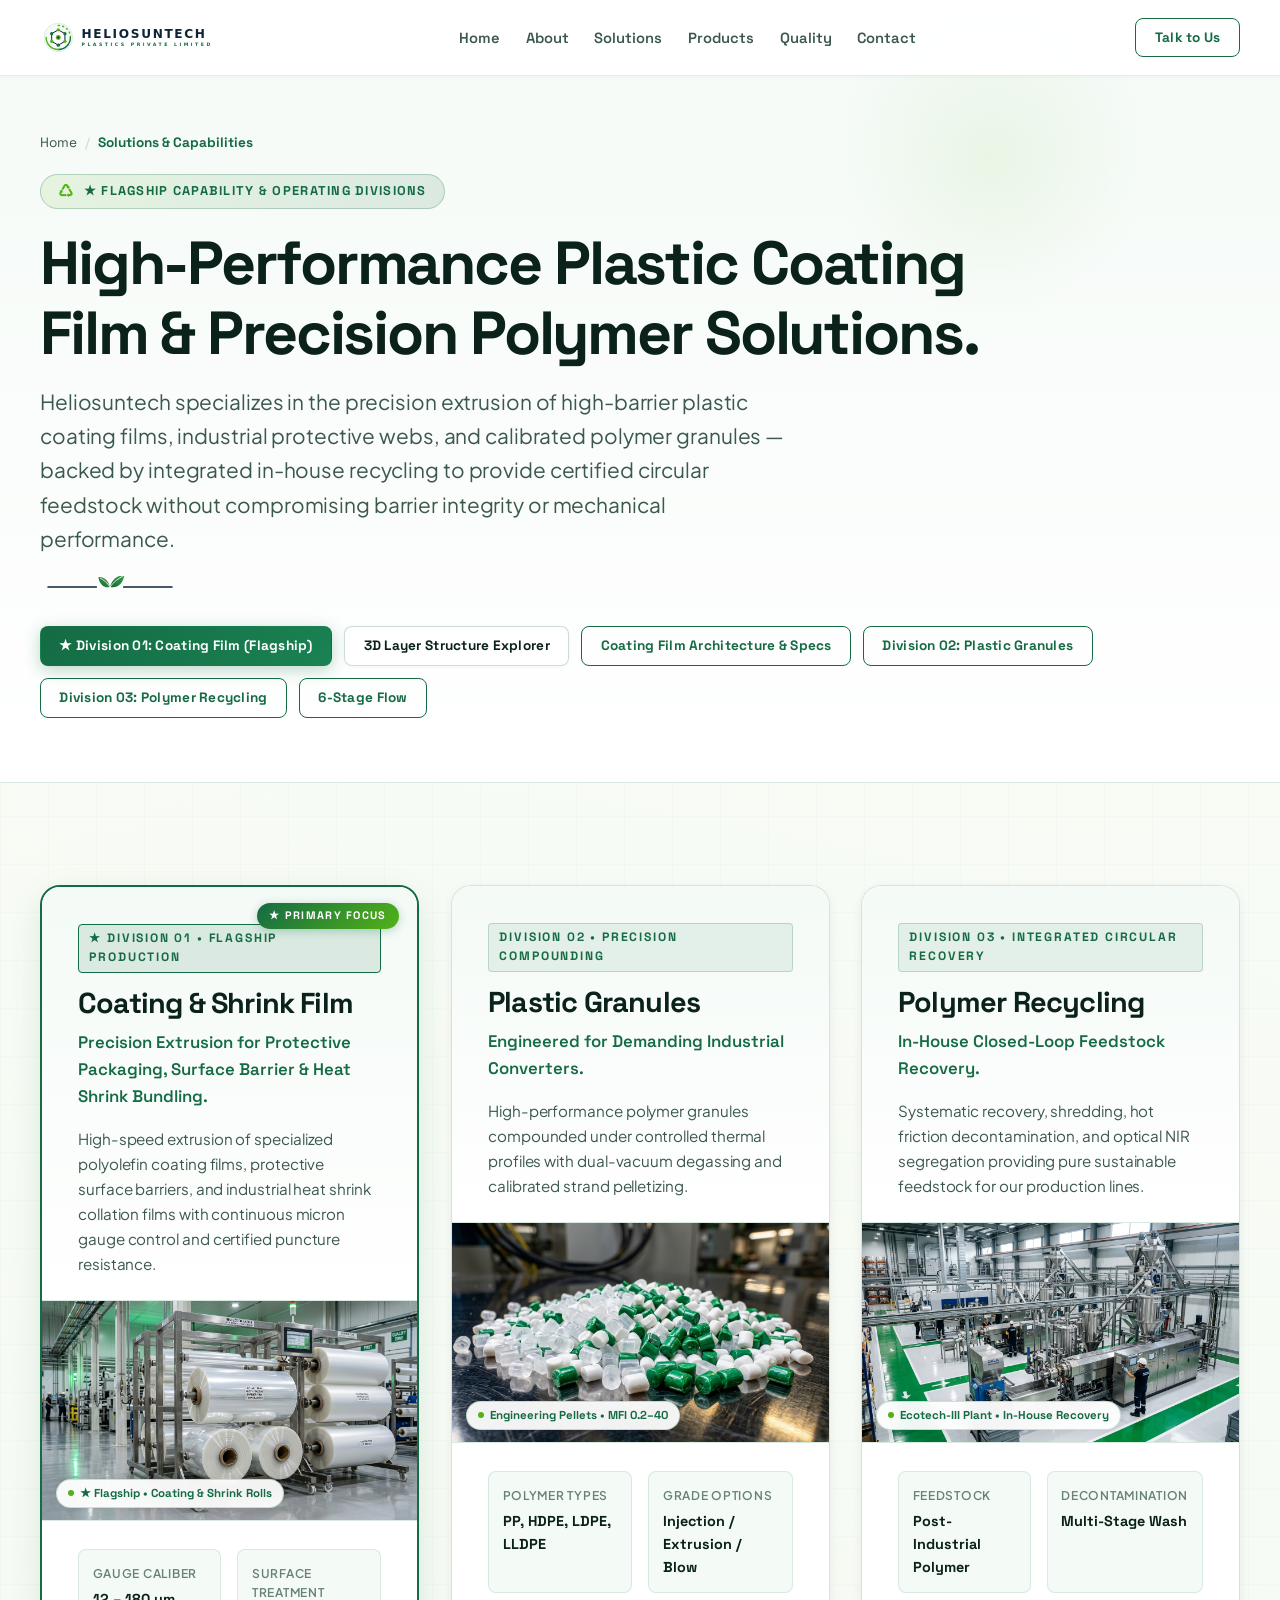
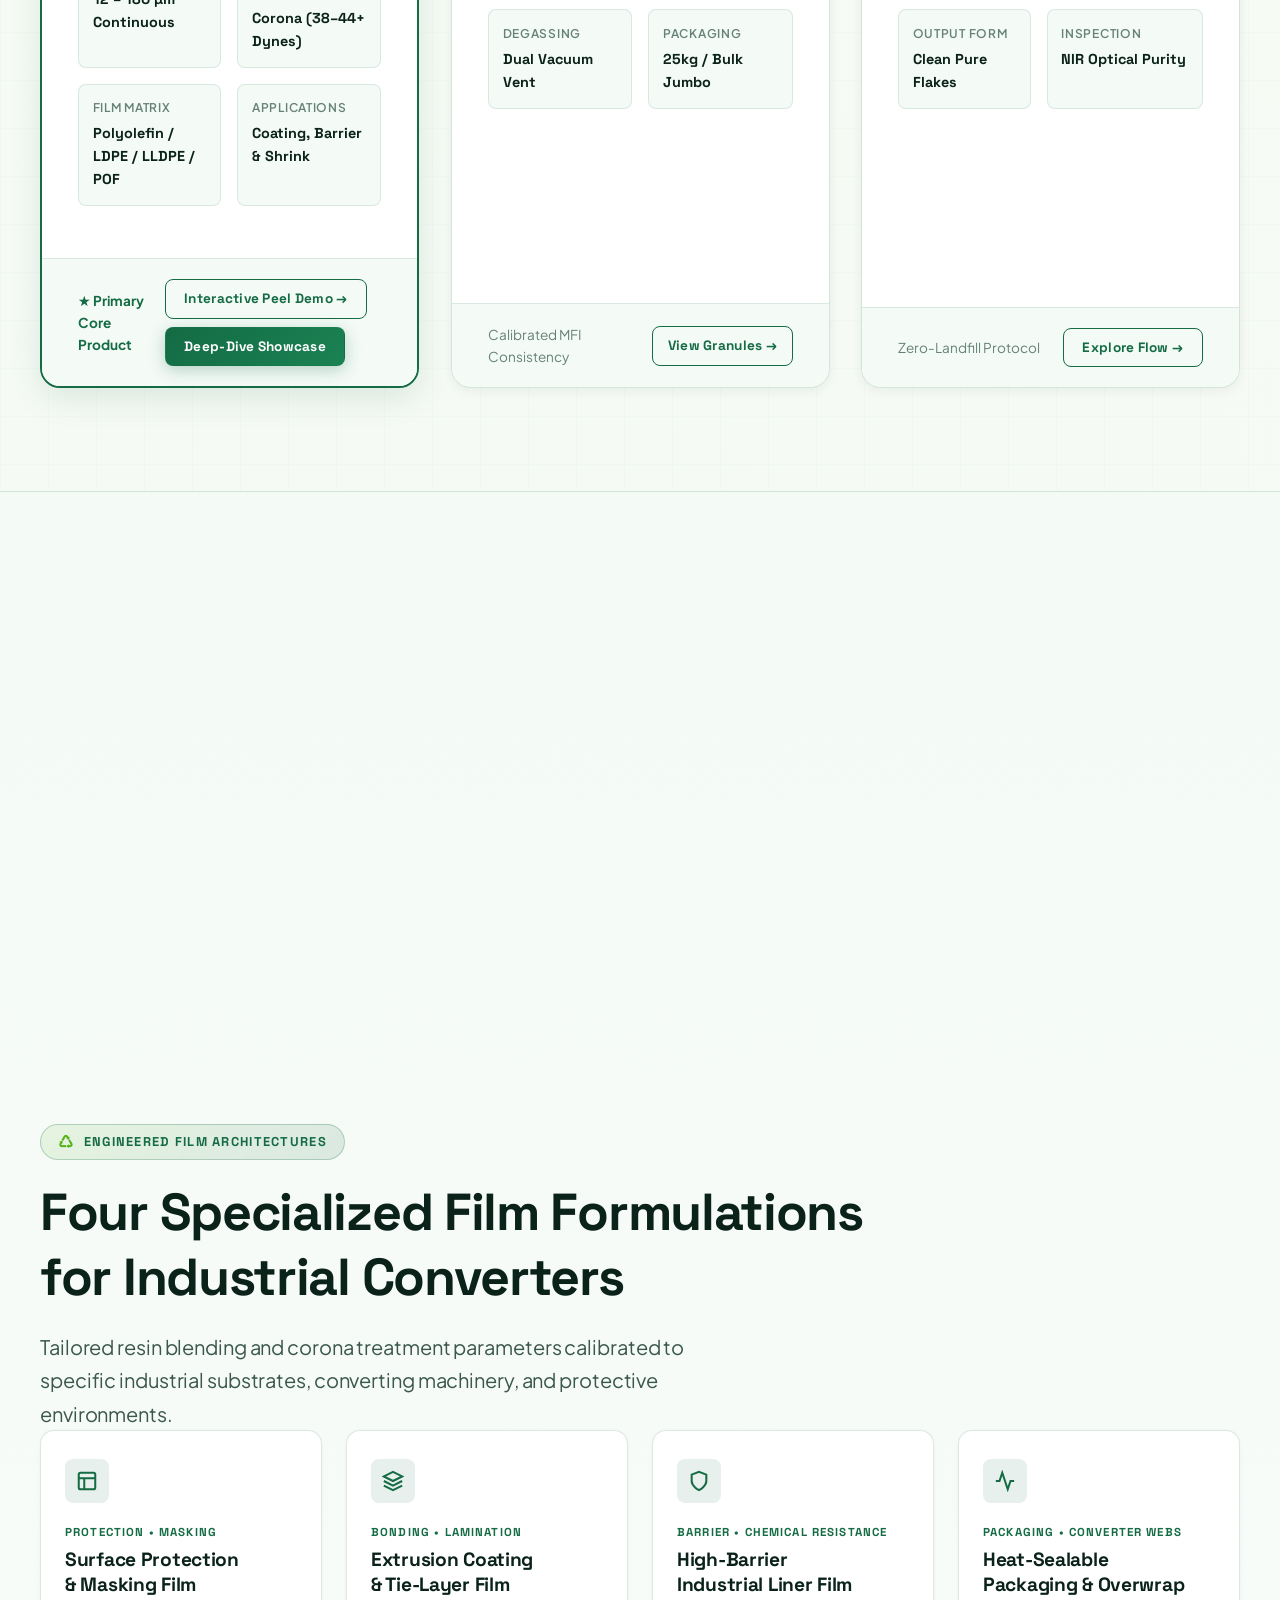
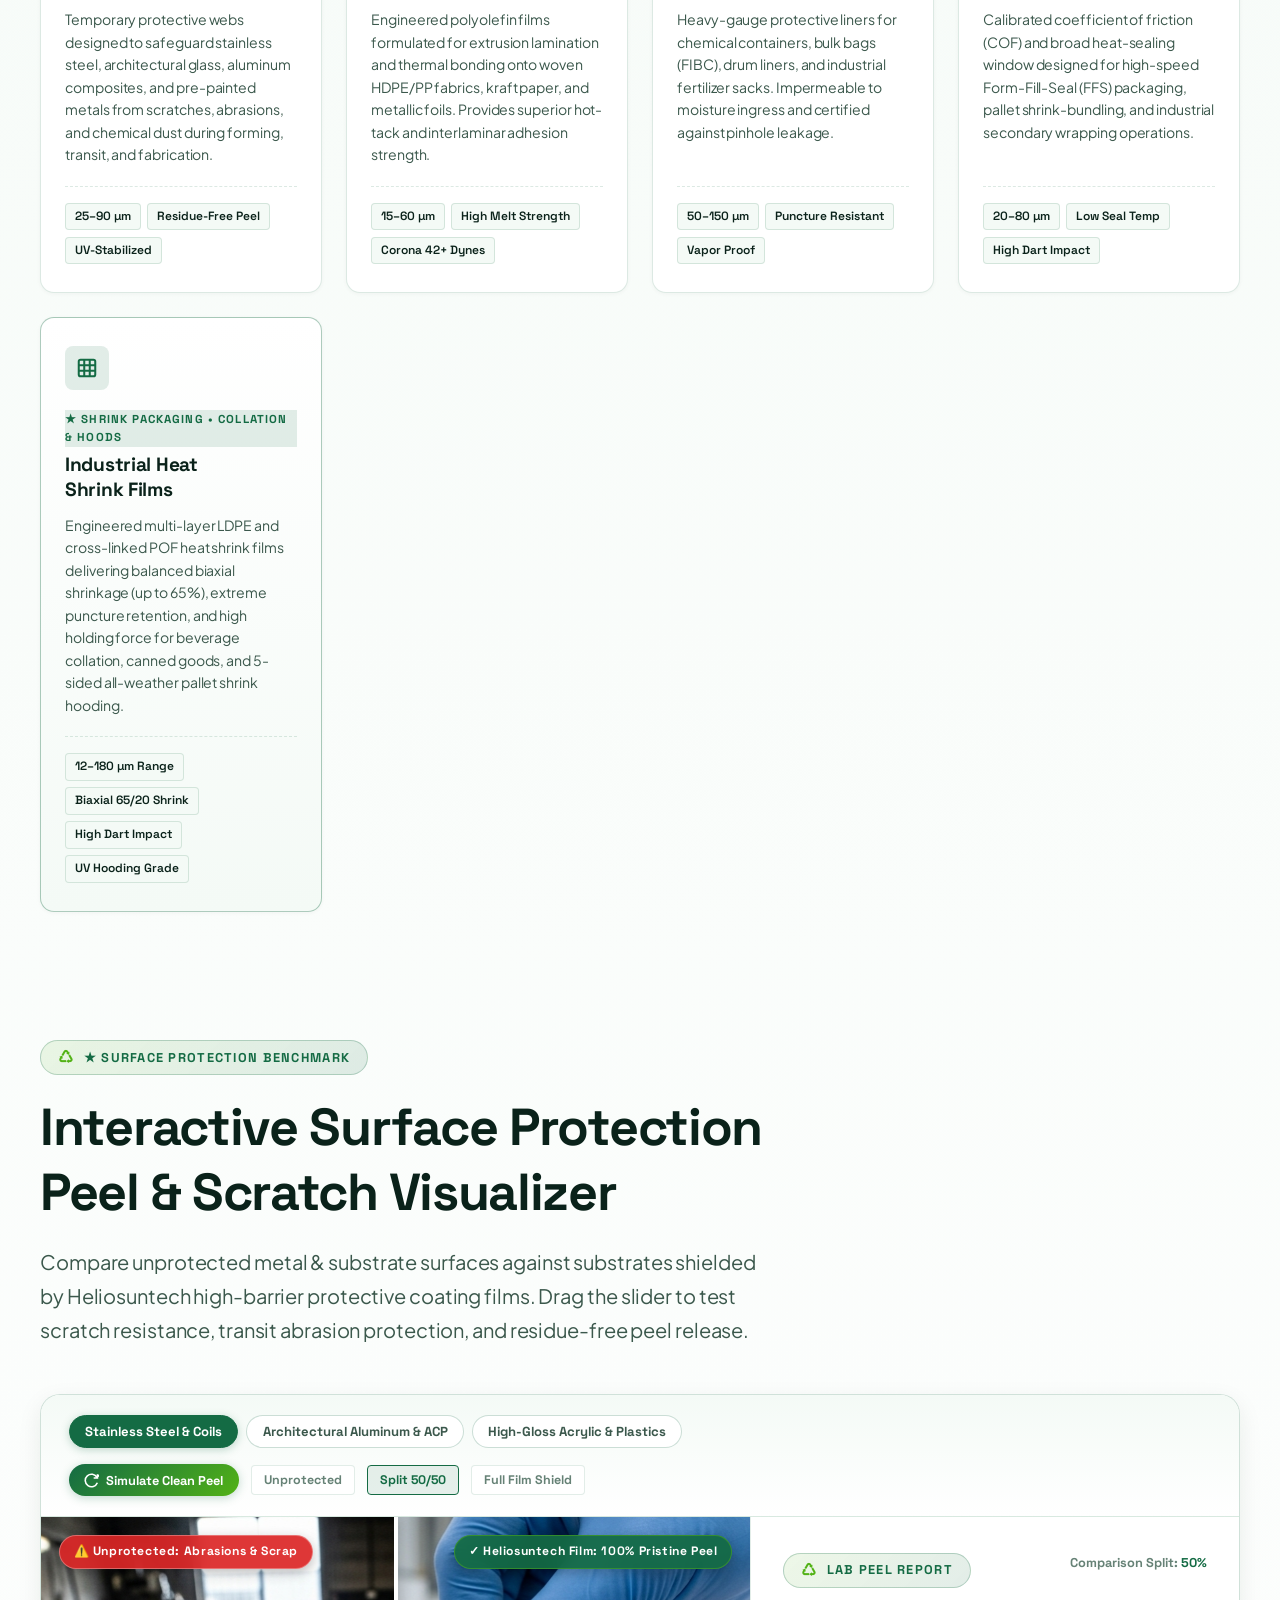
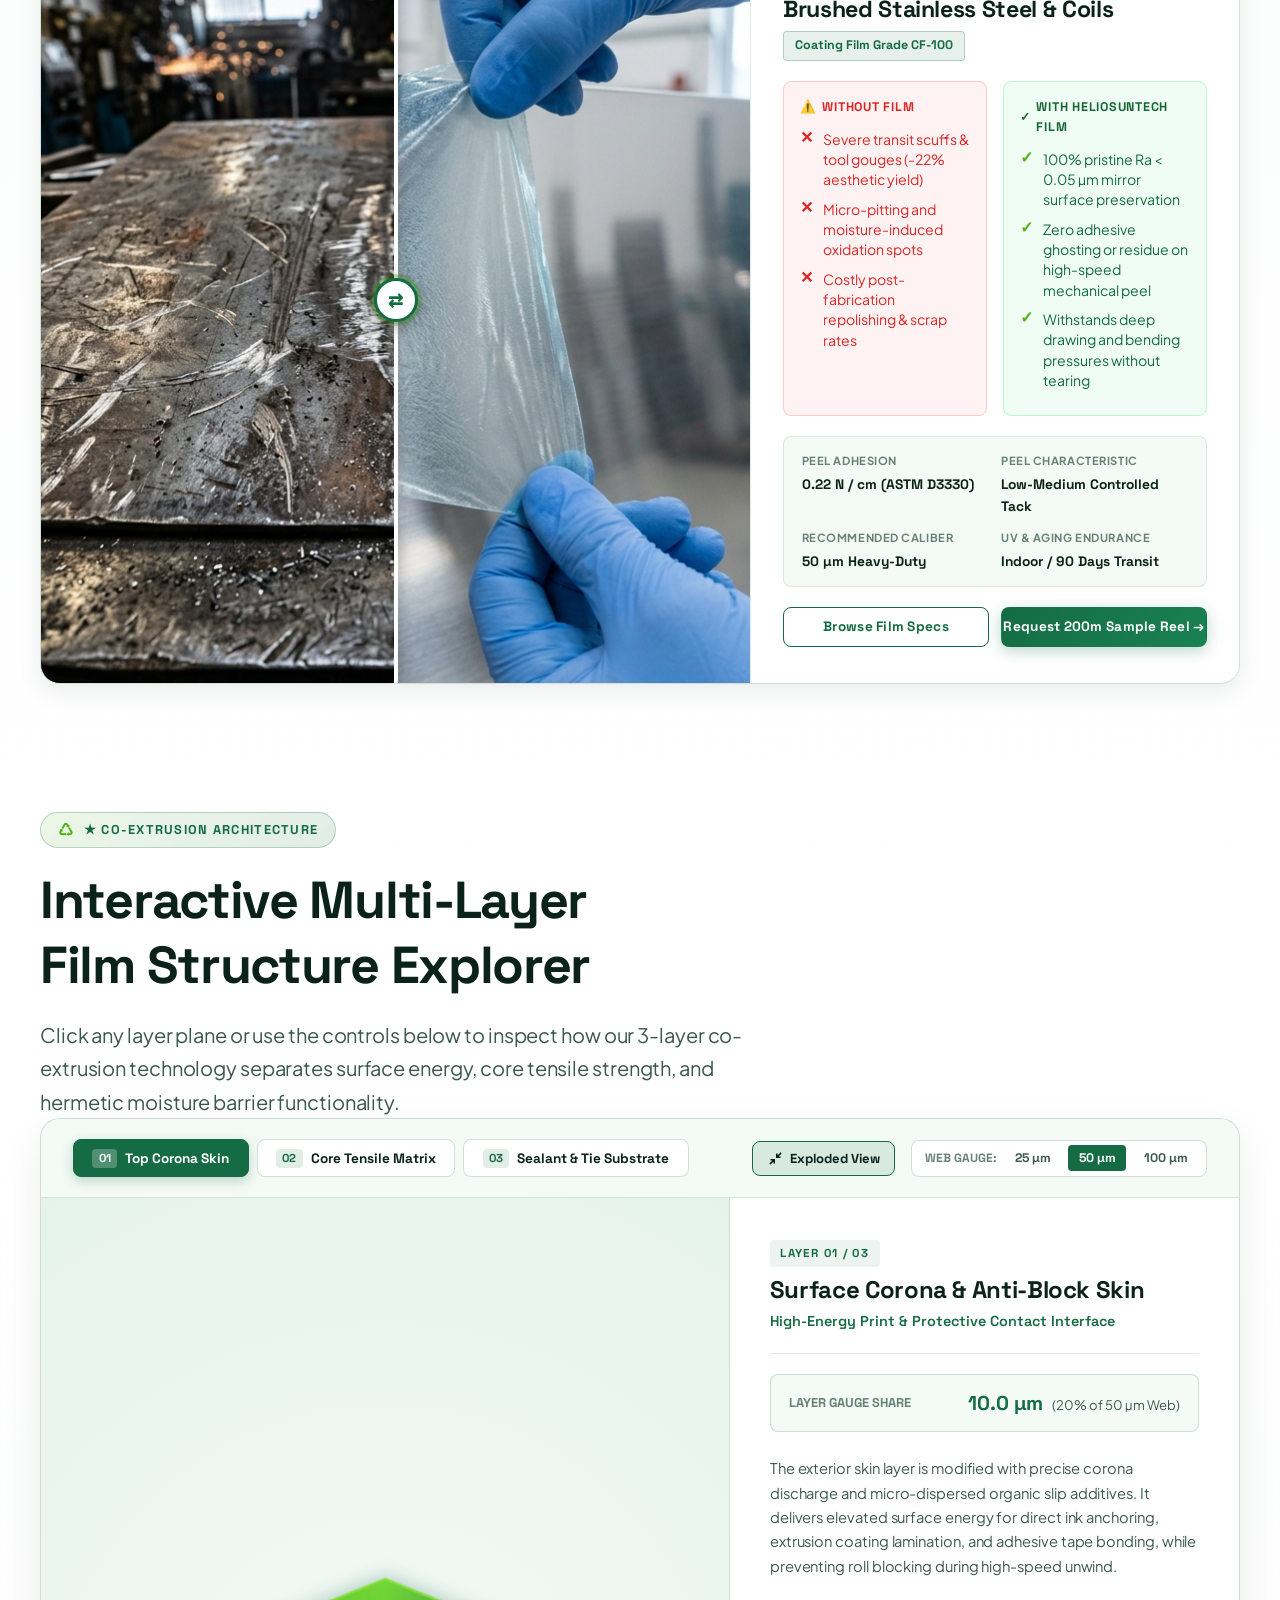
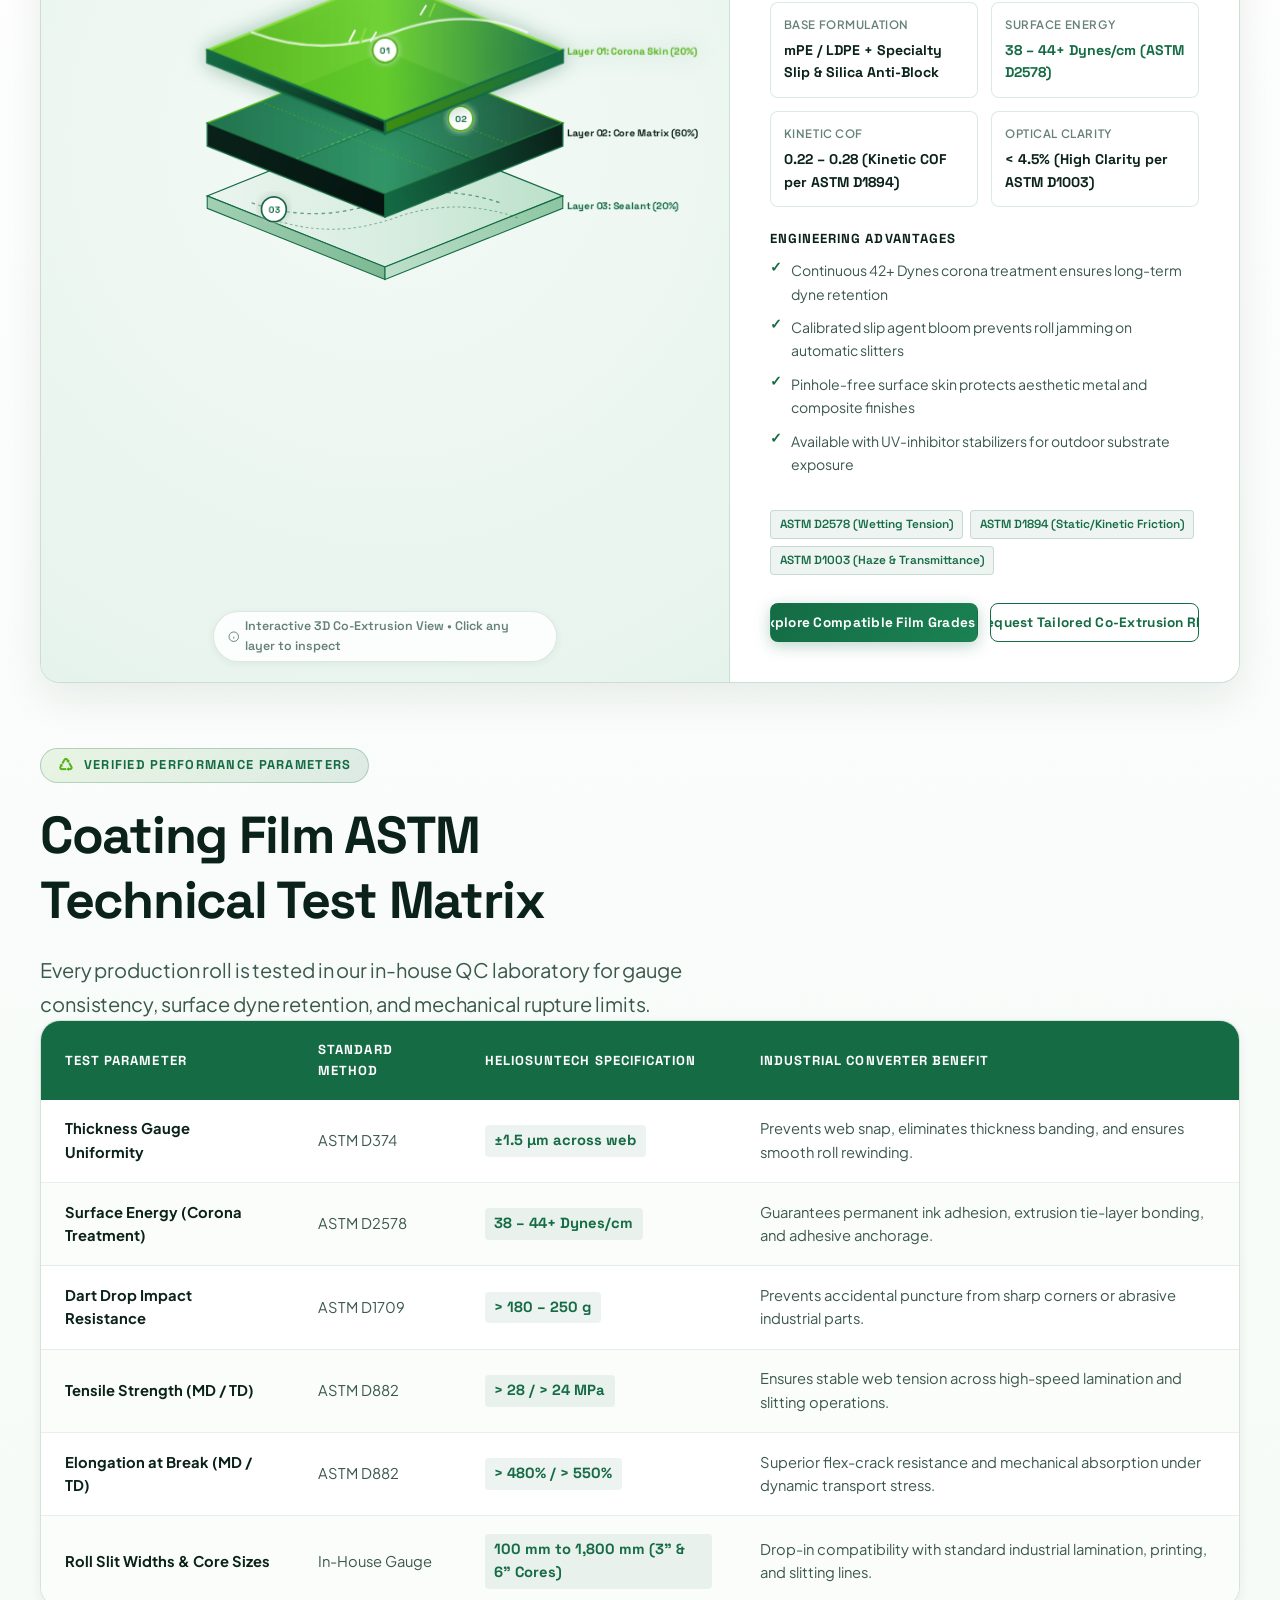
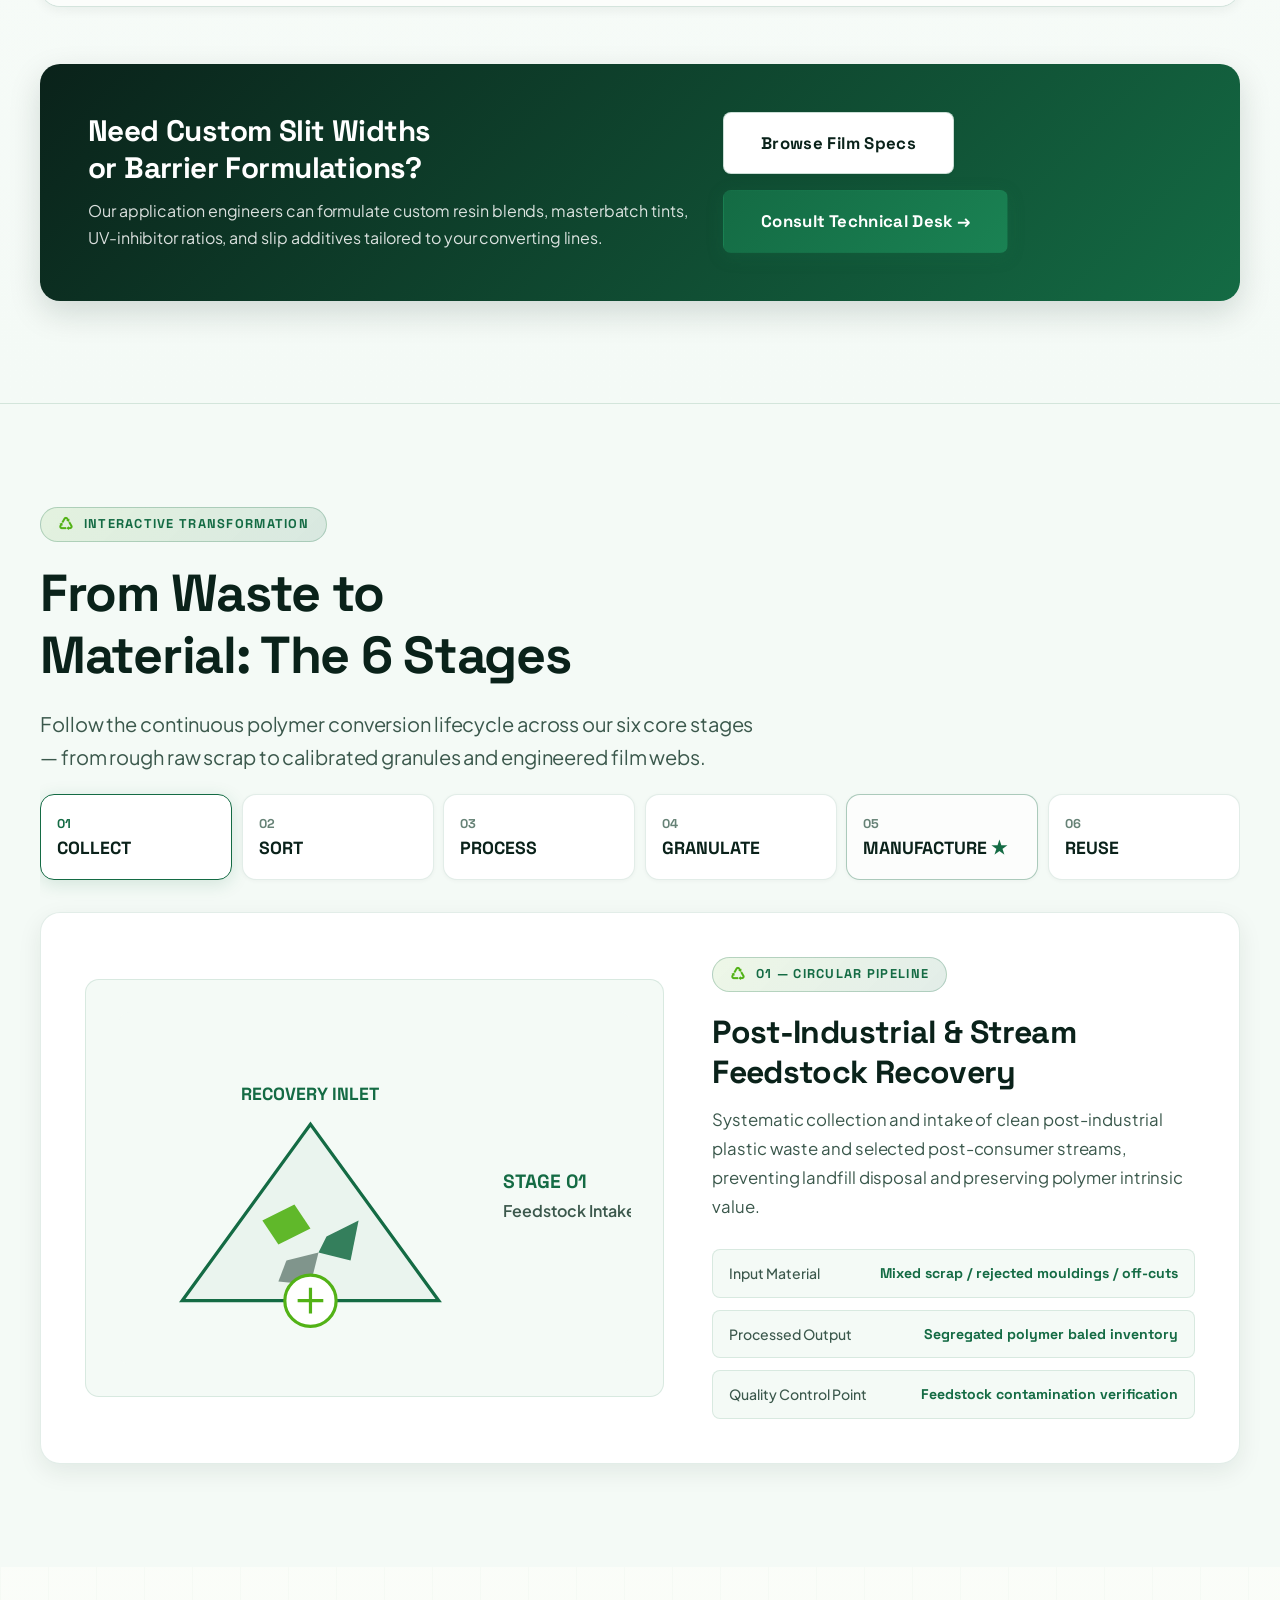
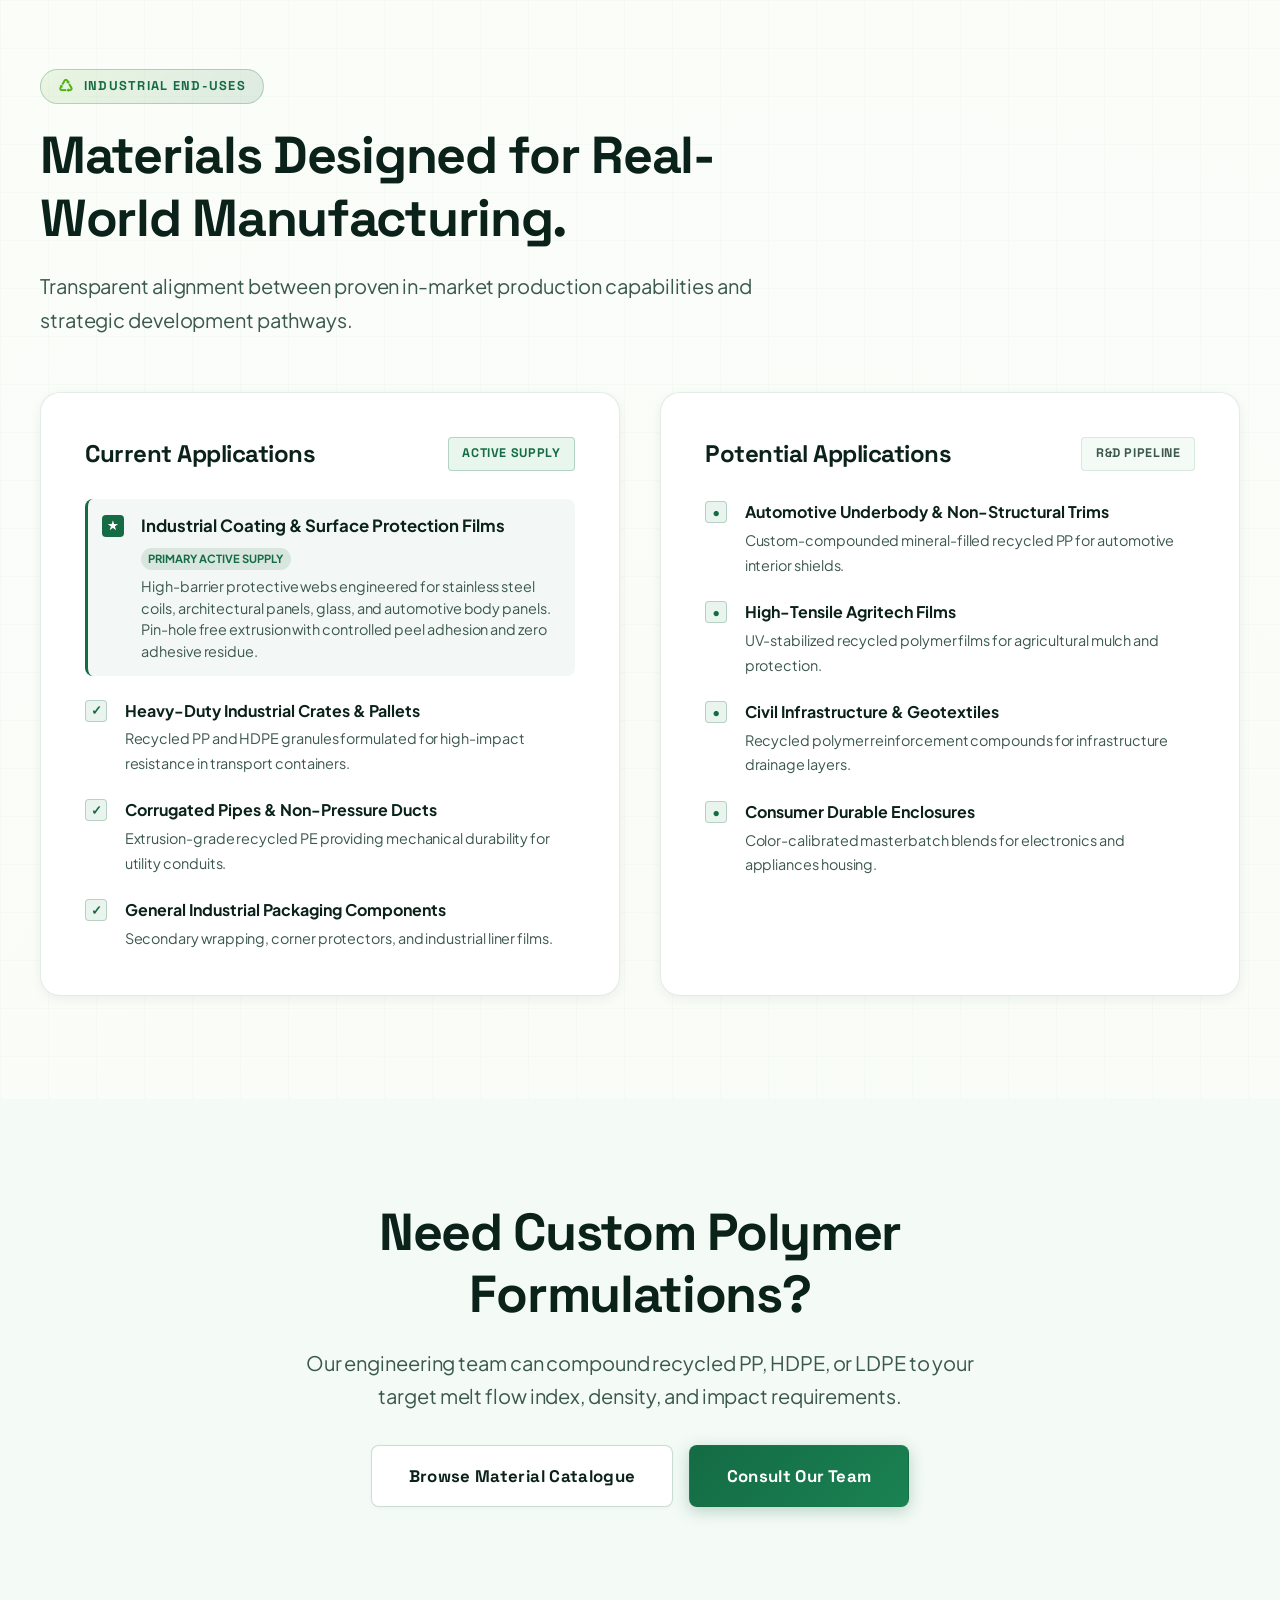
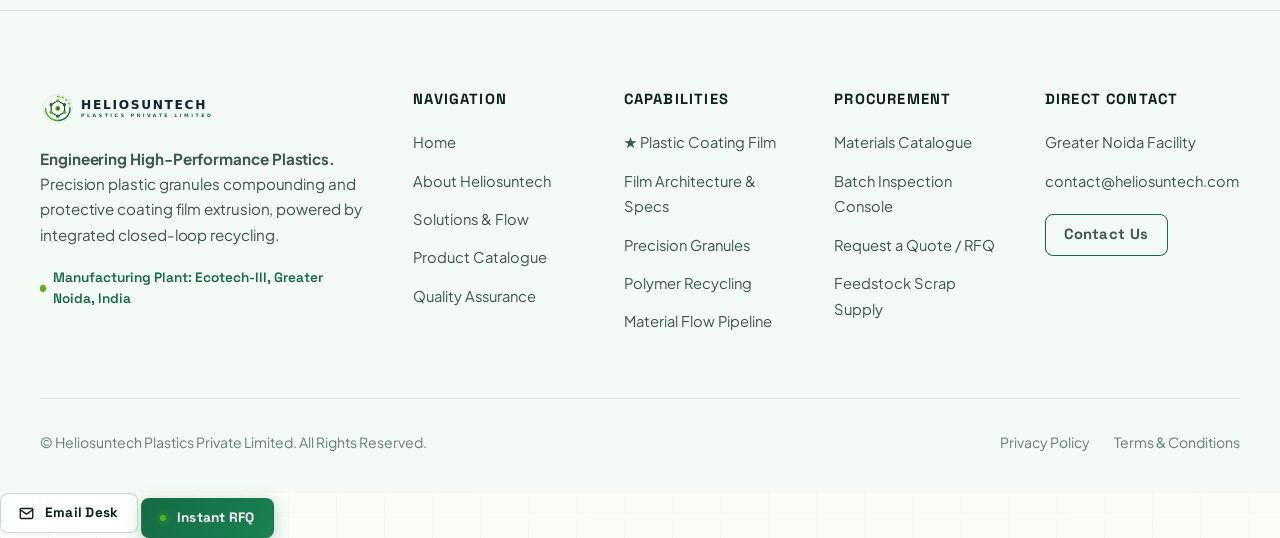
<file: solutions.html>
<!DOCTYPE html>
<html lang="en">
<head>
  <meta charset="UTF-8">
  <meta name="viewport" content="width=device-width, initial-scale=1.0">
  <title>Plastic Coating Film &amp; Engineered Polymer Solutions | Heliosuntech Plastics</title>
  
  <meta name="description" content="Explore Heliosuntech Plastics flagship operations: High-Performance Plastic Coating Film Extrusion, Precision Recycled Polymer Granules, and Closed-Loop Circular Recycling.">
  <meta name="keywords" content="Plastic Coating Film, Protective Barrier Film, Surface Protection Film, Polyolefin Extrusion, Plastic Granules, Circular Polymers, Heliosuntech Greater Noida">
  <meta name="robots" content="index, follow">

  <!-- Google Fonts -->
  <link rel="preconnect" href="https://fonts.googleapis.com">
  <link rel="preconnect" href="https://fonts.gstatic.com" crossorigin>
  <link rel="stylesheet" href="https://fonts.googleapis.com/css2?family=Plus+Jakarta+Sans:wght@300;400;500;600;700;800&family=Space+Grotesk:wght@400;500;600;700;800&display=swap">

  <!-- Stylesheets -->
  <link rel="stylesheet" href="css/main.css?v=3.0">
  <link rel="stylesheet" href="css/components.css?v=3.0">
  <link rel="stylesheet" href="css/animations.css?v=3.0">
  <link rel="icon" type="image/svg+xml" href="assets/logo-icon.svg">
</head>
<body>

  <!-- =========================================================================
       NAVIGATION HEADER
       ========================================================================= -->
  <header class="site-header" id="siteHeader">
    <div class="container nav-container">
      <a href="index.html" class="brand-logo" aria-label="Heliosuntech Home">
        <img src="assets/logo.svg" alt="Heliosuntech Plastics Logo" width="220" height="42">
      </a>

      <!-- Desktop Nav Menu -->
      <nav aria-label="Main Navigation">
        <ul class="nav-menu">
          <li><a href="index.html" class="nav-link">Home</a></li>
          <li><a href="about.html" class="nav-link">About</a></li>
          <li><a href="solutions.html" class="nav-link active">Solutions</a></li>
          <li><a href="products.html" class="nav-link">Products</a></li>
          <li><a href="quality.html" class="nav-link">Quality</a></li>
          <li><a href="contact.html" class="nav-link">Contact</a></li>
        </ul>
      </nav>

      <!-- Nav CTA & Mobile Hamburger -->
      <div class="nav-actions">
        <a href="contact.html" class="btn btn-outline-accent btn-sm">
          Talk to Us
        </a>
        <button class="mobile-toggle" id="mobileToggle" aria-label="Toggle navigation menu" aria-expanded="false">
          <span></span>
          <span></span>
          <span></span>
        </button>
      </div>
    </div>
  </header>

  <!-- Mobile Drawer -->
  <div class="mobile-nav-drawer" id="mobileDrawer">
    <div class="drawer-plant-badge">
      <span class="pulse-dot"></span>
      <span>Ecotech-III, Greater Noida &bull; Active Plant</span>
    </div>
    <a href="index.html" class="nav-link">Home</a>
    <a href="about.html" class="nav-link">About</a>
    <a href="solutions.html" class="nav-link active">Solutions</a>
    <a href="products.html" class="nav-link">Products</a>
    <a href="quality.html" class="nav-link">Quality Control</a>
    <a href="contact.html" class="nav-link">Contact</a>
    <div style="margin-top: auto; padding-top: 1rem; display: flex; flex-direction: column; gap: 0.65rem;">
      <a href="contact.html" class="btn btn-primary" style="width: 100%;">
        Request a Quote / RFQ &rarr;
      </a>
      <a href="mailto:contact@heliosuntech.com" class="btn btn-secondary btn-sm" style="width: 100%;">
        Email Technical Desk
      </a>
    </div>
  </div>

  <main>
    <!-- =========================================================================
         SUBPAGE HERO BANNER
         ========================================================================= -->
    <section class="subpage-hero">
      <div class="container">
        <div class="breadcrumb-nav">
          <a href="index.html">Home</a>
          <span class="breadcrumb-separator">/</span>
          <span class="breadcrumb-current">Solutions &amp; Capabilities</span>
        </div>

        <div class="section-tag">★ FLAGSHIP CAPABILITY &amp; OPERATING DIVISIONS</div>
        <h1 class="subpage-hero-title">High-Performance Plastic Coating Film &amp; Precision Polymer Solutions.</h1>
        <p class="subpage-hero-subtitle">
          Heliosuntech specializes in the precision extrusion of high-barrier plastic coating films, industrial protective webs, and calibrated polymer granules — backed by integrated in-house recycling to provide certified circular feedstock without compromising barrier integrity or mechanical performance.
        </p>
        <img src="assets/logo-divider.svg" alt="" style="width: 140px; height: 22px; margin: 1.25rem 0 0.5rem; display: block;" aria-hidden="true">

        <!-- Quick Jump Filter Pills -->
        <div style="display: flex; gap: 0.75rem; flex-wrap: wrap; margin-top: 1.75rem;">
          <a href="#film" class="btn btn-primary btn-sm">★ Division 01: Coating Film (Flagship)</a>
          <a href="#filmExplorerApp" class="btn btn-secondary btn-sm">3D Layer Structure Explorer</a>
          <a href="#film-showcase" class="btn btn-outline-accent btn-sm">Coating Film Architecture &amp; Specs</a>
          <a href="#granules" class="btn btn-outline-accent btn-sm">Division 02: Plastic Granules</a>
          <a href="#recycling" class="btn btn-outline-accent btn-sm">Division 03: Polymer Recycling</a>
          <a href="#flow" class="btn btn-outline-accent btn-sm">6-Stage Flow</a>
        </div>
      </div>
    </section>

    <!-- =========================================================================
         1. THREE CORE OPERATING VERTICALS (COATING FILM IN MAIN FOCUS)
         ========================================================================= -->
    <section class="section" id="verticals">
      <div class="container">
        <div class="grid-3 stagger-container reveal-on-scroll">
          
          <!-- Vertical 01: Plastic Coating Film (FLAGSHIP CORE MANUFACTURING) -->
          <div class="vertical-card featured-flagship interactive-tilt" id="film">
            <div class="vertical-card-header">
              <span class="vertical-badge">★ DIVISION 01 &bull; FLAGSHIP PRODUCTION</span>
              <h2 class="vertical-title">Coating &amp; Shrink Film</h2>
              <div class="vertical-tagline">Precision Extrusion for Protective Packaging, Surface Barrier &amp; Heat Shrink Bundling.</div>
              <p class="vertical-desc">
                High-speed extrusion of specialized polyolefin coating films, protective surface barriers, and industrial heat shrink collation films with continuous micron gauge control and certified puncture resistance.
              </p>
            </div>
            <div class="vertical-visual has-photo">
              <img src="assets/images/film-rolls.jpg" alt="Plastic Coating and Industrial Shrink Film Rolls" loading="lazy">
              <div class="vertical-photo-tag">★ Flagship • Coating &amp; Shrink Rolls</div>
            </div>
            <div class="vertical-specs">
              <div class="specs-grid">
                <div class="spec-item">
                  <div class="spec-label">Gauge Caliber</div>
                  <div class="spec-val">12 – 180 µm Continuous</div>
                </div>
                <div class="spec-item">
                  <div class="spec-label">Surface Treatment</div>
                  <div class="spec-val">Corona (38–44+ Dynes)</div>
                </div>
                <div class="spec-item">
                  <div class="spec-label">Film Matrix</div>
                  <div class="spec-val">Polyolefin / LDPE / LLDPE / POF</div>
                </div>
                <div class="spec-item">
                  <div class="spec-label">Applications</div>
                  <div class="spec-val">Coating, Barrier &amp; Shrink</div>
                </div>
              </div>
            </div>
            <div class="vertical-footer">
              <span style="font-size: 0.85rem; color: var(--accent-emerald); font-weight: 700;">★ Primary Core Product</span>
              <div style="display: flex; gap: 0.5rem; flex-wrap: wrap;">
                <a href="#surfacePeelVisualizer" class="btn btn-outline-accent btn-sm">Interactive Peel Demo &rarr;</a>
                <a href="#film-showcase" class="btn btn-primary btn-sm">Deep-Dive Showcase</a>
              </div>
            </div>
          </div>

          <!-- Vertical 02: Plastic Granules (Core Compounding) -->
          <div class="vertical-card interactive-tilt" id="granules">
            <div class="vertical-card-header">
              <span class="vertical-badge">DIVISION 02 &bull; PRECISION COMPOUNDING</span>
              <h2 class="vertical-title">Plastic Granules</h2>
              <div class="vertical-tagline">Engineered for Demanding Industrial Converters.</div>
              <p class="vertical-desc">
                High-performance polymer granules compounded under controlled thermal profiles with dual-vacuum degassing and calibrated strand pelletizing.
              </p>
            </div>
            <div class="vertical-visual has-photo">
              <img src="assets/images/granules-macro.jpg" alt="Plastic Granules and Compounding Pellets" loading="lazy">
              <div class="vertical-photo-tag">Engineering Pellets • MFI 0.2–40</div>
            </div>
            <div class="vertical-specs">
              <div class="specs-grid">
                <div class="spec-item">
                  <div class="spec-label">Polymer Types</div>
                  <div class="spec-val">PP, HDPE, LDPE, LLDPE</div>
                </div>
                <div class="spec-item">
                  <div class="spec-label">Grade Options</div>
                  <div class="spec-val">Injection / Extrusion / Blow</div>
                </div>
                <div class="spec-item">
                  <div class="spec-label">Degassing</div>
                  <div class="spec-val">Dual Vacuum Vent</div>
                </div>
                <div class="spec-item">
                  <div class="spec-label">Packaging</div>
                  <div class="spec-val">25kg / Bulk Jumbo</div>
                </div>
              </div>
            </div>
            <div class="vertical-footer">
              <span style="font-size: 0.85rem; color: var(--text-muted);">Calibrated MFI Consistency</span>
              <a href="products.html?filter=granules" class="btn btn-outline-accent btn-sm">View Granules &rarr;</a>
            </div>
          </div>

          <!-- Vertical 03: Closed-Loop Polymer Recycling -->
          <div class="vertical-card interactive-tilt" id="recycling">
            <div class="vertical-card-header">
              <span class="vertical-badge">DIVISION 03 &bull; INTEGRATED CIRCULAR RECOVERY</span>
              <h2 class="vertical-title">Polymer Recycling</h2>
              <div class="vertical-tagline">In-House Closed-Loop Feedstock Recovery.</div>
              <p class="vertical-desc">
                Systematic recovery, shredding, hot friction decontamination, and optical NIR segregation providing pure sustainable feedstock for our production lines.
              </p>
            </div>
            <div class="vertical-visual has-photo">
              <img src="assets/images/plant-floor.jpg" alt="Compounding and Recycling Plant Floor" loading="lazy">
              <div class="vertical-photo-tag">Ecotech-III Plant • In-House Recovery</div>
            </div>
            <div class="vertical-specs">
              <div class="specs-grid">
                <div class="spec-item">
                  <div class="spec-label">Feedstock</div>
                  <div class="spec-val">Post-Industrial Polymer</div>
                </div>
                <div class="spec-item">
                  <div class="spec-label">Decontamination</div>
                  <div class="spec-val">Multi-Stage Wash</div>
                </div>
                <div class="spec-item">
                  <div class="spec-label">Output Form</div>
                  <div class="spec-val">Clean Pure Flakes</div>
                </div>
                <div class="spec-item">
                  <div class="spec-label">Inspection</div>
                  <div class="spec-val">NIR Optical Purity</div>
                </div>
              </div>
            </div>
            <div class="vertical-footer">
              <span style="font-size: 0.85rem; color: var(--text-muted);">Zero-Landfill Protocol</span>
              <a href="#flow" class="btn btn-outline-accent btn-sm">Explore Flow &rarr;</a>
            </div>
          </div>
        </div>
      </div>
    </section>

    <!-- =========================================================================
         FLAGSHIP FEATURE: PLASTIC COATING FILM TECHNICAL SHOWCASE & ARCHITECTURE
         ========================================================================= -->
    <section class="section film-flagship-section" id="film-showcase">
      <div class="container">
        
        <!-- Header Spotlight -->
        <div class="film-hero-spotlight reveal-on-scroll">
          <div>
            <div class="section-tag">★ FLAGSHIP MANUFACTURING DIVISION</div>
            <h2 style="font-size: 2.2rem; font-weight: 800; color: var(--text-primary); margin-bottom: 1rem; line-height: 1.2;">
              Advanced Plastic Coating &amp; Barrier Film Technologies
            </h2>
            <p style="font-size: 1.05rem; color: var(--text-secondary); line-height: 1.7; margin-bottom: 1.5rem;">
              Our dedicated film extrusion plant in Greater Noida produces high-barrier protective coating webs engineered for demanding industrial substrates. Utilizing closed-loop beta-gauge scanning and advanced multi-zone temperature controls, we deliver absolute gauge uniformity, pinhole-free barrier protection, and high dart drop impact resistance.
            </p>
            <div style="display: flex; gap: 1rem; flex-wrap: wrap;">
              <a href="products.html?filter=films" class="btn btn-primary">
                Browse Coating Film Catalogue &rarr;
              </a>
              <a href="contact.html" class="btn btn-outline-accent">
                Request Trial Roll Consignment
              </a>
            </div>
          </div>
          <div class="film-spotlight-visual">
            <img src="assets/diagrams/film-extrusion.svg" alt="Precision Coating Film Extrusion Machine" loading="lazy">
          </div>
        </div>

        <!-- 4 Coating Film Product Lines -->
        <div class="section-tag">ENGINEERED FILM ARCHITECTURES</div>
        <h3 class="section-title">Four Specialized Film Formulations for Industrial Converters</h3>
        <p class="section-subtitle">
          Tailored resin blending and corona treatment parameters calibrated to specific industrial substrates, converting machinery, and protective environments.
        </p>

        <div class="film-architecture-grid reveal-on-scroll">
          
          <!-- Line 1: Surface Protection & Substrate Masking -->
          <div class="film-arch-card">
            <div class="film-arch-icon-wrap">
              <svg width="22" height="22" viewBox="0 0 24 24" fill="none" stroke="currentColor" stroke-width="2.2">
                <rect x="3" y="3" width="18" height="18" rx="2" ry="2"></rect>
                <line x1="3" y1="9" x2="21" y2="9"></line>
                <line x1="9" y1="21" x2="9" y2="9"></line>
              </svg>
            </div>
            <div class="film-arch-badge">PROTECTION &bull; MASKING</div>
            <h4 class="film-arch-title">Surface Protection &amp; Masking Film</h4>
            <p class="film-arch-desc">
              Temporary protective webs designed to safeguard stainless steel, architectural glass, aluminum composites, and pre-painted metals from scratches, abrasions, and chemical dust during forming, transit, and fabrication.
            </p>
            <div class="film-arch-chips">
              <span class="film-arch-chip">25–90 µm</span>
              <span class="film-arch-chip">Residue-Free Peel</span>
              <span class="film-arch-chip">UV-Stabilized</span>
            </div>
          </div>

          <!-- Line 2: Extrusion Coating & Tie-Layer Webs -->
          <div class="film-arch-card">
            <div class="film-arch-icon-wrap">
              <svg width="22" height="22" viewBox="0 0 24 24" fill="none" stroke="currentColor" stroke-width="2.2">
                <path d="M12 2L2 7l10 5 10-5-10-5z"></path>
                <path d="M2 17l10 5 10-5"></path>
                <path d="M2 12l10 5 10-5"></path>
              </svg>
            </div>
            <div class="film-arch-badge">BONDING &bull; LAMINATION</div>
            <h4 class="film-arch-title">Extrusion Coating &amp; Tie-Layer Film</h4>
            <p class="film-arch-desc">
              Engineered polyolefin films formulated for extrusion lamination and thermal bonding onto woven HDPE/PP fabrics, kraft paper, and metallic foils. Provides superior hot-tack and interlaminar adhesion strength.
            </p>
            <div class="film-arch-chips">
              <span class="film-arch-chip">15–60 µm</span>
              <span class="film-arch-chip">High Melt Strength</span>
              <span class="film-arch-chip">Corona 42+ Dynes</span>
            </div>
          </div>

          <!-- Line 3: High-Barrier Industrial Liners -->
          <div class="film-arch-card">
            <div class="film-arch-icon-wrap">
              <svg width="22" height="22" viewBox="0 0 24 24" fill="none" stroke="currentColor" stroke-width="2.2">
                <path d="M12 22s8-4 8-10V5l-8-3-8 3v7c0 6 8 10 8 10z"></path>
              </svg>
            </div>
            <div class="film-arch-badge">BARRIER &bull; CHEMICAL RESISTANCE</div>
            <h4 class="film-arch-title">High-Barrier Industrial Liner Film</h4>
            <p class="film-arch-desc">
              Heavy-gauge protective liners for chemical containers, bulk bags (FIBC), drum liners, and industrial fertilizer sacks. Impermeable to moisture ingress and certified against pinhole leakage.
            </p>
            <div class="film-arch-chips">
              <span class="film-arch-chip">50–150 µm</span>
              <span class="film-arch-chip">Puncture Resistant</span>
              <span class="film-arch-chip">Vapor Proof</span>
            </div>
          </div>

          <!-- Line 4: Heat-Sealable Converter Packaging Webs -->
          <div class="film-arch-card">
            <div class="film-arch-icon-wrap">
              <svg width="22" height="22" viewBox="0 0 24 24" fill="none" stroke="currentColor" stroke-width="2.2">
                <polyline points="22 12 18 12 15 21 9 3 6 12 2 12"></polyline>
              </svg>
            </div>
            <div class="film-arch-badge">PACKAGING &bull; CONVERTER WEBS</div>
            <h4 class="film-arch-title">Heat-Sealable Packaging &amp; Overwrap</h4>
            <p class="film-arch-desc">
              Calibrated coefficient of friction (COF) and broad heat-sealing window designed for high-speed Form-Fill-Seal (FFS) packaging, pallet shrink-bundling, and industrial secondary wrapping operations.
            </p>
            <div class="film-arch-chips">
              <span class="film-arch-chip">20–80 µm</span>
              <span class="film-arch-chip">Low Seal Temp</span>
              <span class="film-arch-chip">High Dart Impact</span>
            </div>
          </div>

          <!-- Line 5: Industrial Heat Shrink & Pallet Collation Film -->
          <div class="film-arch-card" style="border-color: rgba(20, 107, 68, 0.35); background: linear-gradient(180deg, #FFFFFF 0%, #F4FAF6 100%);">
            <div class="film-arch-icon-wrap" style="background: rgba(20, 107, 68, 0.12); color: var(--accent-emerald);">
              <svg width="22" height="22" viewBox="0 0 24 24" fill="none" stroke="currentColor" stroke-width="2.2">
                <rect x="3" y="3" width="18" height="18" rx="2" ry="2"></rect>
                <path d="M9 3v18M15 3v18M3 9h18M3 15h18"></path>
              </svg>
            </div>
            <div class="film-arch-badge" style="background: rgba(20, 107, 68, 0.12); color: var(--accent-emerald); font-weight: 800;">★ SHRINK PACKAGING &bull; COLLATION &amp; HOODS</div>
            <h4 class="film-arch-title">Industrial Heat Shrink Films</h4>
            <p class="film-arch-desc">
              Engineered multi-layer LDPE and cross-linked POF heat shrink films delivering balanced biaxial shrinkage (up to 65%), extreme puncture retention, and high holding force for beverage collation, canned goods, and 5-sided all-weather pallet shrink hooding.
            </p>
            <div class="film-arch-chips">
              <span class="film-arch-chip">12–180 µm Range</span>
              <span class="film-arch-chip">Biaxial 65/20 Shrink</span>
              <span class="film-arch-chip">High Dart Impact</span>
              <span class="film-arch-chip">UV Hooding Grade</span>
            </div>
          </div>

        </div>

        <!-- =====================================================================
             ★ INTERACTIVE SURFACE PROTECTION PEEL & SCRATCH VISUALIZER
             ===================================================================== -->
        <div class="section-tag" style="margin-top: 4.5rem;" id="surfaceVisualizerTag">★ SURFACE PROTECTION BENCHMARK</div>
        <h3 class="section-title">Interactive Surface Protection Peel &amp; Scratch Visualizer</h3>
        <p class="section-subtitle">
          Compare unprotected metal &amp; substrate surfaces against substrates shielded by Heliosuntech high-barrier protective coating films. Drag the slider to test scratch resistance, transit abrasion protection, and residue-free peel release.
        </p>

        <div class="peel-visualizer-card reveal-on-scroll" id="surfacePeelVisualizer">
          
          <!-- Visualizer Toolbar -->
          <div class="peel-toolbar">
            <!-- Substrate Selector -->
            <div class="peel-substrate-group" role="tablist" aria-label="Select Substrate for Comparison">
              <button type="button" class="peel-substrate-btn active" data-substrate="steel" role="tab" aria-selected="true">
                Stainless Steel &amp; Coils
              </button>
              <button type="button" class="peel-substrate-btn" data-substrate="aluminum" role="tab" aria-selected="false">
                Architectural Aluminum &amp; ACP
              </button>
              <button type="button" class="peel-substrate-btn" data-substrate="plastics" role="tab" aria-selected="false">
                High-Gloss Acrylic &amp; Plastics
              </button>
            </div>

            <!-- Comparison Actions -->
            <div class="peel-actions-group">
              <button type="button" class="btn-simulate-peel" id="btnSimulatePeel" aria-label="Simulate Clean Film Peel">
                <svg width="15" height="15" viewBox="0 0 24 24" fill="none" stroke="currentColor" stroke-width="2.5"><path d="M21.5 2v6h-6M21.34 15.57a10 10 0 1 1-.57-8.38l5.67-5.67"/></svg>
                <span>Simulate Clean Peel</span>
              </button>
              <button type="button" class="peel-preset-btn" data-percent="0">Unprotected</button>
              <button type="button" class="peel-preset-btn active" data-percent="50">Split 50/50</button>
              <button type="button" class="peel-preset-btn" data-percent="100">Full Film Shield</button>
            </div>
          </div>

          <!-- Visualizer Viewport: Dual Layer Canvas + Inspection Panel -->
          <div class="peel-viewport">
            
            <!-- Left: Interactive Split Canvas -->
            <div class="peel-slider-track" id="peelSliderTrack">
              
              <!-- Base Layer: Protected Pristine Substrate with Heliosuntech Coating Film -->
              <div class="peel-layer peel-layer-base">
                <img src="assets/images/film-peel-test.jpg" alt="Heliosuntech Protective Coating Film Applied - Pristine Mirror Surface" class="peel-img" loading="lazy">
              </div>

              <!-- Overlay Layer: Unprotected Scratched Surface (Clipped from left to split percentage) -->
              <div class="peel-layer peel-layer-overlay" id="peelClipOverlay">
                <img src="assets/images/metal-scratched.jpg" alt="Unprotected Metal Sheet with Scratches and Abrasions" class="peel-img" loading="lazy">
              </div>

              <!-- Status Badges -->
              <span class="peel-badge-tag unprotected" id="unprotectedBadge">
                ⚠️ Unprotected: Abrasions &amp; Scrap
              </span>
              <span class="peel-badge-tag protected" id="protectedBadge">
                ✓ Heliosuntech Film: 100% Pristine Peel
              </span>

              <!-- Draggable Divider Handle -->
              <div class="peel-handle" id="peelHandle">
                <div class="peel-handle-knob" aria-hidden="true">
                  <span>⇄</span>
                </div>
              </div>

              <!-- Accessible Range Slider -->
              <input type="range" class="peel-range-slider" id="peelRangeInput" min="0" max="100" value="50" step="1" aria-label="Drag to compare unprotected vs protected substrate">
            </div>

            <!-- Right: Inspection Diagnostic & Telemetry Panel -->
            <div class="peel-inspection-panel">
              <div class="peel-panel-header">
                <div style="display: flex; justify-content: space-between; align-items: flex-start; gap: 0.5rem; margin-bottom: 0.5rem;">
                  <span class="section-tag" style="margin-bottom: 0;">LAB PEEL REPORT</span>
                  <span style="font-family: var(--font-display); font-size: 0.8rem; font-weight: 700; color: var(--text-muted);">
                    Comparison Split: <strong id="peelSplitPercent" style="color: var(--accent-emerald);">50%</strong>
                  </span>
                </div>
                <h4 class="peel-substrate-title" id="peelSubstrateTitle">Brushed Stainless Steel &amp; Coils</h4>
                <span class="peel-grade-pill" id="peelGradeBadge">Coating Film Grade CF-100</span>
              </div>

              <!-- Comparison Points Box -->
              <div class="peel-comparison-grid">
                <!-- Unprotected Column -->
                <div class="peel-compare-box unprotected">
                  <div class="peel-compare-heading">
                    <span>⚠️</span>
                    <span>Without Film</span>
                  </div>
                  <ul id="peelIssuesList" style="list-style: none; padding: 0; margin: 0;">
                    <!-- Dynamically populated -->
                  </ul>
                </div>

                <!-- Protected Column -->
                <div class="peel-compare-box protected">
                  <div class="peel-compare-heading">
                    <span>✓</span>
                    <span>With Heliosuntech Film</span>
                  </div>
                  <ul id="peelBenefitsList" style="list-style: none; padding: 0; margin: 0;">
                    <!-- Dynamically populated -->
                  </ul>
                </div>
              </div>

              <!-- Key Lab Telemetry -->
              <div class="peel-specs-row">
                <div class="peel-spec-item">
                  <span class="peel-spec-lbl">Peel Adhesion</span>
                  <span class="peel-spec-val" id="peelAdhesionVal">0.22 N / cm (ASTM D3330)</span>
                </div>
                <div class="peel-spec-item">
                  <span class="peel-spec-lbl">Peel Characteristic</span>
                  <span class="peel-spec-val" id="peelTackVal">Low-Medium Controlled Tack</span>
                </div>
                <div class="peel-spec-item">
                  <span class="peel-spec-lbl">Recommended Caliber</span>
                  <span class="peel-spec-val" id="peelGaugeVal">50 µm Heavy-Duty</span>
                </div>
                <div class="peel-spec-item">
                  <span class="peel-spec-lbl">UV &amp; Aging Endurance</span>
                  <span class="peel-spec-val" id="peelUvVal">Indoor / 90 Days Transit</span>
                </div>
              </div>

              <!-- Action CTAs -->
              <div class="peel-footer-action">
                <a href="products.html?filter=films" class="btn btn-outline-accent btn-sm" style="flex: 1; text-align: center;">Browse Film Specs</a>
                <a href="contact.html?subject=SampleReel" class="btn btn-primary btn-sm" style="flex: 1; text-align: center;">Request 200m Sample Reel &rarr;</a>
              </div>
            </div>

          </div>
        </div>

        <!-- =====================================================================
             INTERACTIVE MULTI-LAYER FILM CO-EXTRUSION EXPLORER
             ===================================================================== -->
        <div class="section-tag" style="margin-top: 4.5rem;">★ CO-EXTRUSION ARCHITECTURE</div>
        <h3 class="section-title">Interactive Multi-Layer Film Structure Explorer</h3>
        <p class="section-subtitle">
          Click any layer plane or use the controls below to inspect how our 3-layer co-extrusion technology separates surface energy, core tensile strength, and hermetic moisture barrier functionality.
        </p>

        <div class="film-explorer-card reveal-on-scroll" id="filmExplorerApp">
          
          <!-- Explorer Top Controls Bar -->
          <div class="explorer-controls-bar">
            <!-- Layer Tabs -->
            <div class="layer-nav-tabs">
              <button type="button" class="layer-nav-tab active" data-layer="1" aria-label="Inspect Layer 01">
                <span class="tab-layer-num">01</span>
                <span>Top Corona Skin</span>
              </button>
              <button type="button" class="layer-nav-tab" data-layer="2" aria-label="Inspect Layer 02">
                <span class="tab-layer-num">02</span>
                <span>Core Tensile Matrix</span>
              </button>
              <button type="button" class="layer-nav-tab" data-layer="3" aria-label="Inspect Layer 03">
                <span class="tab-layer-num">03</span>
                <span>Sealant &amp; Tie Substrate</span>
              </button>
            </div>

            <!-- Action Controls Group -->
            <div class="explorer-actions-group">
              <!-- Explode View Toggle -->
              <button type="button" class="explode-toggle-btn active" id="filmExplodeToggle" aria-label="Toggle Exploded View">
                <svg width="15" height="15" viewBox="0 0 24 24" fill="none" stroke="currentColor" stroke-width="2.5"><path d="M4 14h6v6M20 10h-6V4M14 10l7-7M10 14l-7 7"/></svg>
                <span>Exploded View</span>
              </button>

              <!-- Target Gauge Presets -->
              <div class="gauge-selector-box">
                <span class="gauge-selector-label">Web Gauge:</span>
                <button type="button" class="gauge-preset-btn" data-gauge="25">25 µm</button>
                <button type="button" class="gauge-preset-btn active" data-gauge="50">50 µm</button>
                <button type="button" class="gauge-preset-btn" data-gauge="100">100 µm</button>
              </div>
            </div>
          </div>

          <!-- Explorer Viewport (2-Columns: 3D Visualization + Technical Diagnostics) -->
          <div class="explorer-viewport-grid">
            
            <!-- Left: Interactive Isometric 3D Layer Viewport -->
            <div class="explorer-canvas-box">
              <svg id="filmLayerSvgWrapper" class="exploded-mode" viewBox="0 0 540 400" fill="none" xmlns="http://www.w3.org/2000/svg">
                <defs>
                  <!-- Layer 1 Gradient: Shimmering Corona Emerald-Lime -->
                  <linearGradient id="gradLayer1Top" x1="70" y1="150" x2="470" y2="150" gradientUnits="userSpaceOnUse">
                    <stop offset="0%" stop-color="#52B216" stop-opacity="0.95"/>
                    <stop offset="50%" stop-color="#6BD528" stop-opacity="0.9"/>
                    <stop offset="100%" stop-color="#146B44" stop-opacity="0.95"/>
                  </linearGradient>
                  <linearGradient id="gradLayer1FrontL" x1="70" y1="150" x2="270" y2="242" gradientUnits="userSpaceOnUse">
                    <stop offset="0%" stop-color="#146B44"/>
                    <stop offset="100%" stop-color="#0A221A"/>
                  </linearGradient>
                  <linearGradient id="gradLayer1FrontR" x1="270" y1="230" x2="470" y2="162" gradientUnits="userSpaceOnUse">
                    <stop offset="0%" stop-color="#3F8E11"/>
                    <stop offset="100%" stop-color="#146B44"/>
                  </linearGradient>

                  <!-- Layer 2 Gradient: High-Strength Deep Polymer Matrix -->
                  <linearGradient id="gradLayer2Top" x1="70" y1="190" x2="470" y2="190" gradientUnits="userSpaceOnUse">
                    <stop offset="0%" stop-color="#146B44" stop-opacity="0.95"/>
                    <stop offset="50%" stop-color="#1F8B5B" stop-opacity="0.9"/>
                    <stop offset="100%" stop-color="#0D442B" stop-opacity="0.95"/>
                  </linearGradient>
                  <linearGradient id="gradLayer2FrontL" x1="70" y1="190" x2="270" y2="294" gradientUnits="userSpaceOnUse">
                    <stop offset="0%" stop-color="#0A221A"/>
                    <stop offset="100%" stop-color="#051410"/>
                  </linearGradient>
                  <linearGradient id="gradLayer2FrontR" x1="270" y1="270" x2="470" y2="214" gradientUnits="userSpaceOnUse">
                    <stop offset="0%" stop-color="#146B44"/>
                    <stop offset="100%" stop-color="#0A221A"/>
                  </linearGradient>

                  <!-- Layer 3 Gradient: Sealant Mint-Translucent Barrier -->
                  <linearGradient id="gradLayer3Top" x1="70" y1="230" x2="470" y2="230" gradientUnits="userSpaceOnUse">
                    <stop offset="0%" stop-color="#EAF4EE" stop-opacity="0.95"/>
                    <stop offset="50%" stop-color="#D6ECDF" stop-opacity="0.9"/>
                    <stop offset="100%" stop-color="#B8DFC7" stop-opacity="0.95"/>
                  </linearGradient>
                  <linearGradient id="gradLayer3FrontL" x1="70" y1="230" x2="270" y2="322" gradientUnits="userSpaceOnUse">
                    <stop offset="0%" stop-color="#A2D0B3"/>
                    <stop offset="100%" stop-color="#7BB892"/>
                  </linearGradient>
                  <linearGradient id="gradLayer3FrontR" x1="270" y1="310" x2="470" y2="242" gradientUnits="userSpaceOnUse">
                    <stop offset="0%" stop-color="#BEE0CC"/>
                    <stop offset="100%" stop-color="#8DC6A2"/>
                  </linearGradient>

                  <!-- Glow Filter -->
                  <filter id="layerGlow" x="-20%" y="-20%" width="140%" height="140%">
                    <feGaussianBlur stdDeviation="4" result="blur"/>
                    <feComposite in="SourceGraphic" in2="blur" operator="over"/>
                  </filter>
                </defs>

                <!-- LAYER 03: Sealant Substrate & Hermetic Tie Layer -->
                <g id="svgLayer3" class="isometric-layer" tabindex="0" role="button" aria-label="Layer 03 Sealant Substrate">
                  <!-- Top Face -->
                  <polygon points="270,140 470,220 270,300 70,220" fill="url(#gradLayer3Top)" stroke="#146B44" stroke-width="1.4"/>
                  <!-- Front-Left Edge -->
                  <polygon points="70,220 270,300 270,314 70,234" fill="url(#gradLayer3FrontL)" stroke="#146B44" stroke-width="1.2"/>
                  <!-- Front-Right Edge -->
                  <polygon points="270,300 470,220 470,234 270,314" fill="url(#gradLayer3FrontR)" stroke="#146B44" stroke-width="1.2"/>
                  
                  <!-- Thermal fusion micro-waves -->
                  <path d="M 120, 228 Q 190, 252 260, 228 T 400, 228" stroke="#146B44" stroke-width="1.5" stroke-dasharray="4 4" opacity="0.6"/>
                  <path d="M 140, 245 Q 210, 270 280, 245 T 420, 245" stroke="#146B44" stroke-width="1.2" stroke-dasharray="3 3" opacity="0.45"/>

                  <!-- Hotspot Pin 03 -->
                  <g transform="translate(145, 235)">
                    <circle cx="0" cy="0" r="14" fill="#FFFFFF" stroke="#146B44" stroke-width="2" filter="url(#layerGlow)"/>
                    <text x="0" y="4" text-anchor="middle" font-family="'Space Grotesk', monospace" font-size="10" font-weight="800" fill="#146B44">03</text>
                  </g>
                  <text x="475" y="235" font-family="'Space Grotesk', monospace" font-size="11" font-weight="700" fill="#146B44">Layer 03: Sealant (20%)</text>
                </g>

                <!-- LAYER 02: High-Tensile Polyolefin Core Matrix (60% Thickness) -->
                <g id="svgLayer2" class="isometric-layer" tabindex="0" role="button" aria-label="Layer 02 Core Tensile Matrix">
                  <!-- Top Face -->
                  <polygon points="270,100 470,180 270,260 70,180" fill="url(#gradLayer2Top)" stroke="#52B216" stroke-width="1.6"/>
                  <!-- Front-Left Edge (Heavy-Duty 26px depth) -->
                  <polygon points="70,180 270,260 270,286 70,206" fill="url(#gradLayer2FrontL)" stroke="#146B44" stroke-width="1.4"/>
                  <!-- Front-Right Edge (Heavy-Duty 26px depth) -->
                  <polygon points="270,260 470,180 470,206 270,286" fill="url(#gradLayer2FrontR)" stroke="#146B44" stroke-width="1.4"/>

                  <!-- Polymer Molecular Chain Grid Lines -->
                  <line x1="130" y1="156" x2="330" y2="236" stroke="#52B216" stroke-width="1.2" stroke-dasharray="2 3" opacity="0.6"/>
                  <line x1="170" y1="140" x2="370" y2="220" stroke="#52B216" stroke-width="1.2" stroke-dasharray="2 3" opacity="0.6"/>
                  <line x1="210" y1="124" x2="410" y2="204" stroke="#52B216" stroke-width="1.2" stroke-dasharray="2 3" opacity="0.6"/>

                  <!-- Cross Lattice -->
                  <line x1="210" y1="204" x2="330" y2="156" stroke="#88DE3D" stroke-width="1" stroke-dasharray="3 4" opacity="0.45"/>
                  <line x1="170" y1="220" x2="290" y2="172" stroke="#88DE3D" stroke-width="1" stroke-dasharray="3 4" opacity="0.45"/>

                  <!-- Hotspot Pin 02 -->
                  <g transform="translate(355, 175)">
                    <circle cx="0" cy="0" r="14" fill="#FFFFFF" stroke="#52B216" stroke-width="2" filter="url(#layerGlow)"/>
                    <text x="0" y="4" text-anchor="middle" font-family="'Space Grotesk', monospace" font-size="10" font-weight="800" fill="#146B44">02</text>
                  </g>
                  <text x="475" y="195" font-family="'Space Grotesk', monospace" font-size="11" font-weight="700" fill="#0A221A">Layer 02: Core Matrix (60%)</text>
                </g>

                <!-- LAYER 01: Surface Corona & Anti-Block Skin -->
                <g id="svgLayer1" class="isometric-layer layer-active" tabindex="0" role="button" aria-label="Layer 01 Corona Skin">
                  <!-- Top Face -->
                  <polygon points="270,60 470,140 270,220 70,140" fill="url(#gradLayer1Top)" stroke="#88DE3D" stroke-width="2"/>
                  <!-- Front-Left Edge -->
                  <polygon points="70,140 270,220 270,234 70,154" fill="url(#gradLayer1FrontL)" stroke="#146B44" stroke-width="1.2"/>
                  <!-- Front-Right Edge -->
                  <polygon points="270,220 470,140 470,154 270,234" fill="url(#gradLayer1FrontR)" stroke="#146B44" stroke-width="1.2"/>

                  <!-- Shimmering Corona Energy Discharge Sparks -->
                  <path d="M 120, 120 Q 200, 150 280, 120 T 430, 120" stroke="#FFFFFF" stroke-width="1.6" stroke-linecap="round" opacity="0.75"/>
                  <g transform="translate(230, 130)">
                    <line x1="0" y1="0" x2="6" y2="-12" stroke="#FFFFFF" stroke-width="2" stroke-linecap="round"/>
                    <line x1="12" y1="2" x2="18" y2="-14" stroke="#88DE3D" stroke-width="2" stroke-linecap="round"/>
                    <line x1="24" y1="0" x2="30" y2="-10" stroke="#FFFFFF" stroke-width="2" stroke-linecap="round"/>
                  </g>
                  <g transform="translate(310, 100)">
                    <line x1="0" y1="0" x2="6" y2="-10" stroke="#FFFFFF" stroke-width="1.8" stroke-linecap="round"/>
                    <line x1="10" y1="2" x2="16" y2="-12" stroke="#88DE3D" stroke-width="1.8" stroke-linecap="round"/>
                  </g>

                  <!-- Hotspot Pin 01 -->
                  <g transform="translate(270, 140)">
                    <circle cx="0" cy="0" r="14" fill="#FFFFFF" stroke="#52B216" stroke-width="2.2" filter="url(#layerGlow)"/>
                    <text x="0" y="4" text-anchor="middle" font-family="'Space Grotesk', monospace" font-size="10" font-weight="800" fill="#146B44">01</text>
                  </g>
                  <text x="475" y="145" font-family="'Space Grotesk', monospace" font-size="11" font-weight="800" fill="#52B216">Layer 01: Corona Skin (20%)</text>
                </g>
              </svg>

              <div class="explorer-canvas-hint">
                <svg width="14" height="14" viewBox="0 0 24 24" fill="none" stroke="currentColor" stroke-width="2"><circle cx="12" cy="12" r="10"/><path d="M12 16v-4M12 8h.01"/></svg>
                <span>Interactive 3D Co-Extrusion View &bull; Click any layer to inspect</span>
              </div>
            </div>

            <!-- Right: Real-Time Layer Diagnostics & Engineering Panel -->
            <div class="layer-diagnostics-panel">
              <div class="layer-diag-header">
                <span class="layer-badge-pill" id="layerPanelNum">LAYER 01 / 03</span>
                <h4 class="layer-title-text" id="layerPanelTitle">Surface Corona &amp; Anti-Block Skin</h4>
                <div class="layer-subtitle-text" id="layerPanelSubtitle">High-Energy Print &amp; Protective Contact Interface</div>
              </div>

              <!-- Real-time Thickness Calculation for Active Layer -->
              <div class="layer-gauge-calc-strip">
                <span class="calc-gauge-label">Layer Gauge Share</span>
                <div class="calc-gauge-result" id="layerCalcGauge">
                  <span class="calc-val">10.0 µm</span>
                  <span class="calc-ratio">(20% of 50 µm Web)</span>
                </div>
              </div>

              <!-- Technical Description -->
              <p class="layer-diag-desc" id="layerPanelDesc">
                The exterior skin layer is modified with continuous corona discharge and micro-dispersed organic slip additives. It delivers elevated surface energy for direct ink anchoring, extrusion coating lamination, and adhesive tape bonding, while preventing roll blocking during high-speed unwind.
              </p>

              <!-- Dynamic Specification Grid -->
              <div class="layer-params-grid" id="layerParamsGrid">
                <!-- Injected dynamically by filmExplorer.js -->
              </div>

              <!-- Engineering Advantages Checklist -->
              <div class="layer-benefits-section">
                <h5>Engineering Advantages</h5>
                <ul id="layerBenefitsList" style="list-style: none; padding: 0; margin: 0;">
                  <!-- Injected dynamically by filmExplorer.js -->
                </ul>
              </div>

              <!-- Verified ASTM Testing Tag Strip -->
              <div class="astm-tags-container" id="layerAstmTags">
                <!-- Injected dynamically by filmExplorer.js -->
              </div>

              <!-- Action Row -->
              <div class="layer-actions-row">
                <a href="products.html?filter=films" class="btn btn-primary btn-sm" style="flex: 1; justify-content: center;">
                  Explore Compatible Film Grades &rarr;
                </a>
                <a href="contact.html" class="btn btn-outline-accent btn-sm" style="flex: 1; justify-content: center;">
                  Request Tailored Co-Extrusion RFQ
                </a>
              </div>
            </div>

          </div>
        </div>

        <!-- Technical Specification Matrix Table -->
        <div class="section-tag">VERIFIED PERFORMANCE PARAMETERS</div>
        <h3 class="section-title">Coating Film ASTM Technical Test Matrix</h3>
        <p class="section-subtitle">
          Every production roll is tested in our in-house QC laboratory for gauge consistency, surface dyne retention, and mechanical rupture limits.
        </p>

        <div class="film-matrix-wrapper reveal-on-scroll">
          <table class="film-matrix-table">
            <thead>
              <tr>
                <th>Test Parameter</th>
                <th>Standard Method</th>
                <th>Heliosuntech Specification</th>
                <th>Industrial Converter Benefit</th>
              </tr>
            </thead>
            <tbody>
              <tr>
                <td class="prop-name">Thickness Gauge Uniformity</td>
                <td>ASTM D374</td>
                <td><span class="spec-badge">±1.5 µm across web</span></td>
                <td>Prevents web snap, eliminates thickness banding, and ensures smooth roll rewinding.</td>
              </tr>
              <tr>
                <td class="prop-name">Surface Energy (Corona Treatment)</td>
                <td>ASTM D2578</td>
                <td><span class="spec-badge">38 – 44+ Dynes/cm</span></td>
                <td>Guarantees permanent ink adhesion, extrusion tie-layer bonding, and adhesive anchorage.</td>
              </tr>
              <tr>
                <td class="prop-name">Dart Drop Impact Resistance</td>
                <td>ASTM D1709</td>
                <td><span class="spec-badge">&gt; 180 – 250 g</span></td>
                <td>Prevents accidental puncture from sharp corners or abrasive industrial parts.</td>
              </tr>
              <tr>
                <td class="prop-name">Tensile Strength (MD / TD)</td>
                <td>ASTM D882</td>
                <td><span class="spec-badge">&gt; 28 / &gt; 24 MPa</span></td>
                <td>Ensures stable web tension across high-speed lamination and slitting operations.</td>
              </tr>
              <tr>
                <td class="prop-name">Elongation at Break (MD / TD)</td>
                <td>ASTM D882</td>
                <td><span class="spec-badge">&gt; 480% / &gt; 550%</span></td>
                <td>Superior flex-crack resistance and mechanical absorption under dynamic transport stress.</td>
              </tr>
              <tr>
                <td class="prop-name">Roll Slit Widths &amp; Core Sizes</td>
                <td>In-House Gauge</td>
                <td><span class="spec-badge">100 mm to 1,800 mm (3" &amp; 6" Cores)</span></td>
                <td>Drop-in compatibility with standard industrial lamination, printing, and slitting lines.</td>
              </tr>
            </tbody>
          </table>
        </div>

        <!-- Banner Action Card -->
        <div class="film-cta-banner reveal-on-scroll">
          <div>
            <h3>Need Custom Slit Widths or Barrier Formulations?</h3>
            <p>
              Our application engineers can formulate custom resin blends, masterbatch tints, UV-inhibitor ratios, and slip additives tailored to your converting lines.
            </p>
          </div>
          <div style="display: flex; gap: 1rem; flex-wrap: wrap;">
            <a href="products.html?filter=films" class="btn btn-secondary btn-lg">Browse Film Specs</a>
            <a href="contact.html" class="btn btn-primary btn-lg">Consult Technical Desk &rarr;</a>
          </div>
        </div>

      </div>
    </section>


    <!-- =========================================================================
         2. FULL INTERACTIVE 6-STAGE MATERIAL FLOW
         ========================================================================= -->
    <section class="section material-flow-section" id="flow">
      <div class="container">
        <div class="section-tag">Interactive Transformation</div>
        <h2 class="section-title">From Waste to Material: The 6 Stages</h2>
        <p class="section-subtitle">
          Follow the continuous polymer conversion lifecycle across our six core stages — from rough raw scrap to calibrated granules and engineered film webs.
        </p>

        <!-- Horizontal Step Selector -->
        <div class="flow-nav-container" id="flowNavContainer" role="tablist" aria-label="Material Flow Steps">
          <!-- Populated by materialFlow.js -->
        </div>

        <!-- Interactive Stage Card Display -->
        <div class="flow-display-card reveal-on-scroll" id="flowDisplayCard">
          <!-- Populated by materialFlow.js -->
        </div>
      </div>
    </section>

    <!-- =========================================================================
         3. REAL-WORLD APPLICATIONS (ACTIVE VS PIPELINE)
         ========================================================================= -->
    <section class="section" id="applications">
      <div class="container">
        <div class="section-tag">Industrial End-Uses</div>
        <h2 class="section-title">Materials Designed for Real-World Manufacturing.</h2>
        <p class="section-subtitle">
          Transparent alignment between proven in-market production capabilities and strategic development pathways.
        </p>

        <div class="app-section-grid reveal-on-scroll">
          <!-- Current Applications -->
          <div class="app-box interactive-tilt">
            <div class="app-box-header">
              <h3 style="font-size: 1.5rem; font-weight: 700;">Current Applications</h3>
              <span class="app-status-tag active">Active Supply</span>
            </div>
            <ul class="app-list">
              <!-- Flagship Application 01 -->
              <li class="app-list-item" style="background: rgba(20, 107, 68, 0.05); padding: 0.85rem; border-radius: var(--radius-sm); border-left: 3px solid var(--accent-emerald);">
                <div class="app-item-bullet" style="background: var(--accent-emerald); color: #fff;">★</div>
                <div>
                  <div style="display: flex; align-items: center; gap: 0.5rem; flex-wrap: wrap;">
                    <strong style="color: var(--text-primary); font-size: 1.05rem;">Industrial Coating &amp; Surface Protection Films</strong>
                    <span style="font-size: 0.7rem; font-weight: 700; color: var(--accent-emerald); background: rgba(20, 107, 68, 0.12); padding: 0.15rem 0.45rem; border-radius: 999px;">PRIMARY ACTIVE SUPPLY</span>
                  </div>
                  <p style="font-size: 0.9rem; margin-top: 0.35rem; color: var(--text-secondary); line-height: 1.5;">
                    High-barrier protective webs engineered for stainless steel coils, architectural panels, glass, and automotive body panels. Pin-hole free extrusion with controlled peel adhesion and zero adhesive residue.
                  </p>
                </div>
              </li>
              <li class="app-list-item">
                <div class="app-item-bullet">&#10003;</div>
                <div>
                  <strong style="color: var(--text-primary);">Heavy-Duty Industrial Crates &amp; Pallets</strong>
                  <p style="font-size: 0.9rem; margin-top: 0.2rem;">Recycled PP and HDPE granules formulated for high-impact resistance in transport containers.</p>
                </div>
              </li>
              <li class="app-list-item">
                <div class="app-item-bullet">&#10003;</div>
                <div>
                  <strong style="color: var(--text-primary);">Corrugated Pipes &amp; Non-Pressure Ducts</strong>
                  <p style="font-size: 0.9rem; margin-top: 0.2rem;">Extrusion-grade recycled PE providing mechanical durability for utility conduits.</p>
                </div>
              </li>
              <li class="app-list-item">
                <div class="app-item-bullet">&#10003;</div>
                <div>
                  <strong style="color: var(--text-primary);">General Industrial Packaging Components</strong>
                  <p style="font-size: 0.9rem; margin-top: 0.2rem;">Secondary wrapping, corner protectors, and industrial liner films.</p>
                </div>
              </li>
            </ul>
          </div>

          <!-- Potential Applications -->
          <div class="app-box interactive-tilt">
            <div class="app-box-header">
              <h3 style="font-size: 1.5rem; font-weight: 700;">Potential Applications</h3>
              <span class="app-status-tag roadmap">R&amp;D Pipeline</span>
            </div>
            <ul class="app-list">
              <li class="app-list-item">
                <div class="app-item-bullet">&bull;</div>
                <div>
                  <strong style="color: var(--text-primary);">Automotive Underbody &amp; Non-Structural Trims</strong>
                  <p style="font-size: 0.9rem; margin-top: 0.2rem;">Custom-compounded mineral-filled recycled PP for automotive interior shields.</p>
                </div>
              </li>
              <li class="app-list-item">
                <div class="app-item-bullet">&bull;</div>
                <div>
                  <strong style="color: var(--text-primary);">High-Tensile Agritech Films</strong>
                  <p style="font-size: 0.9rem; margin-top: 0.2rem;">UV-stabilized recycled polymer films for agricultural mulch and protection.</p>
                </div>
              </li>
              <li class="app-list-item">
                <div class="app-item-bullet">&bull;</div>
                <div>
                  <strong style="color: var(--text-primary);">Civil Infrastructure &amp; Geotextiles</strong>
                  <p style="font-size: 0.9rem; margin-top: 0.2rem;">Recycled polymer reinforcement compounds for infrastructure drainage layers.</p>
                </div>
              </li>
              <li class="app-list-item">
                <div class="app-item-bullet">&bull;</div>
                <div>
                  <strong style="color: var(--text-primary);">Consumer Durable Enclosures</strong>
                  <p style="font-size: 0.9rem; margin-top: 0.2rem;">Color-calibrated masterbatch blends for electronics and appliances housing.</p>
                </div>
              </li>
            </ul>
          </div>
        </div>
      </div>
    </section>

    <!-- Call to Action -->
    <section class="section" style="text-align: center; background: #F4FAF6;">
      <div class="container" style="max-width: 840px;">
        <h2 class="section-title" style="margin-left: auto; margin-right: auto;">Need Custom Polymer Formulations?</h2>
        <p class="section-subtitle" style="margin-left: auto; margin-right: auto; margin-bottom: 2rem;">
          Our engineering team can compound recycled PP, HDPE, or LDPE to your target melt flow index, density, and impact requirements.
        </p>
        <div style="display: flex; gap: 1rem; justify-content: center; flex-wrap: wrap;">
          <a href="products.html" class="btn btn-secondary btn-lg">Browse Material Catalogue</a>
          <a href="contact.html" class="btn btn-primary btn-lg">Consult Our Team</a>
        </div>
      </div>
    </section>
  </main>

  <!-- =========================================================================
       SITE FOOTER
       ========================================================================= -->
  <footer class="site-footer">
    <div class="container">
      <div class="footer-top-grid">
        <div class="footer-brand">
          <img src="assets/logo.svg" alt="Heliosuntech Logo" width="200" height="38">
          <p>
            <strong>Engineering High-Performance Plastics.</strong><br>
            Precision plastic granules compounding and protective coating film extrusion, powered by integrated closed-loop recycling.
          </p>
          <div style="margin-top: 1.25rem;">
            <span style="display: inline-flex; align-items: center; gap: 0.45rem; font-size: 0.85rem; color: var(--accent-emerald); font-family: var(--font-display); font-weight: 600;">
              <span style="width: 7px; height: 7px; border-radius: 50%; background: var(--accent-lime);"></span>
              Manufacturing Plant: Ecotech-III, Greater Noida, India
            </span>
          </div>
        </div>

        <div class="footer-col">
          <h5>Navigation</h5>
          <ul class="footer-links">
            <li><a href="index.html">Home</a></li>
            <li><a href="about.html">About Heliosuntech</a></li>
            <li><a href="solutions.html">Solutions &amp; Flow</a></li>
            <li><a href="products.html">Product Catalogue</a></li>
            <li><a href="quality.html">Quality Assurance</a></li>
          </ul>
        </div>

        <div class="footer-col">
          <h5>Capabilities</h5>
          <ul class="footer-links">
            <li><a href="#film">★ Plastic Coating Film</a></li>
            <li><a href="#film-showcase">Film Architecture &amp; Specs</a></li>
            <li><a href="#granules">Precision Granules</a></li>
            <li><a href="#recycling">Polymer Recycling</a></li>
            <li><a href="#flow">Material Flow Pipeline</a></li>
          </ul>
        </div>

        <div class="footer-col">
          <h5>Procurement</h5>
          <ul class="footer-links">
            <li><a href="products.html">Materials Catalogue</a></li>
            <li><a href="quality.html">Batch Inspection Console</a></li>
            <li><a href="contact.html">Request a Quote / RFQ</a></li>
            <li><a href="contact.html">Feedstock Scrap Supply</a></li>
          </ul>
        </div>

        <div class="footer-col">
          <h5>Direct Contact</h5>
          <ul class="footer-links">
            <li><a href="contact.html">Greater Noida Facility</a></li>
            <li><a href="mailto:contact@heliosuntech.com">contact@heliosuntech.com</a></li>
            <li><a href="contact.html" class="btn btn-outline-accent btn-sm" style="margin-top: 0.5rem;">Contact Us</a></li>
          </ul>
        </div>
      </div>

      <div class="footer-bottom">
        <div>
          &copy; Heliosuntech Plastics Private Limited. All Rights Reserved.
        </div>
        <div style="display: flex; gap: 1.5rem;">
          <a href="javascript:void(0)" onclick="alert('Corporate Privacy Policy: We do not share customer procurement specifications.')">Privacy Policy</a>
          <a href="javascript:void(0)" onclick="alert('Commercial Terms & Conditions available with quotation dispatch.')">Terms &amp; Conditions</a>
        </div>
      </div>
    </div>
  </footer>

  <!-- Floating Mobile Quick Action Bar -->
  <div class="mobile-quick-bar" aria-label="Quick mobile navigation actions">
    <a href="mailto:contact@heliosuntech.com" class="btn btn-secondary btn-sm" aria-label="Email Plant Desk">
      <svg width="15" height="15" viewBox="0 0 24 24" fill="none" stroke="currentColor" stroke-width="2.2" stroke-linecap="round" stroke-linejoin="round">
        <path d="M4 4h16c1.1 0 2 .9 2 2v12c0 1.1-.9 2-2 2H4c-1.1 0-2-.9-2-2V6c0-1.1.9-2 2-2z"></path>
        <polyline points="22,6 12,13 2,6"></polyline>
      </svg>
      <span>Email Desk</span>
    </a>
    <a href="contact.html" class="btn btn-primary btn-sm" aria-label="Request Instant Quote">
      <span class="pulse-dot" style="width: 6px; height: 6px;"></span>
      <span>Instant RFQ</span>
    </a>
  </div>

  <!-- Scripts -->
  <script src="js/peelVisualizer.js?v=1.0"></script>
  <script src="js/filmExplorer.js?v=1.0"></script>
  <script src="js/materialFlow.js?v=2.1"></script>
  <script src="js/animations.js?v=2.1"></script>
  <script src="js/app.js?v=2.1"></script>
</body>
</html>
</file>
<file: css/main.css>
/* ==========================================================================
   HELIOSUNTECH PLASTICS PRIVATE LIMITED - DESIGN SYSTEM & MAIN TOKENS
   Light Professional Theme / Eco-Futuristic Circularity / Crisp Surfaces
   Grounded in Corporate Brand Colors: Clean White, Deep Slate-Forest,
   Vibrant Recycling Lime & Authoritative Emerald
   ========================================================================== */

@import url('https://fonts.googleapis.com/css2?family=Plus+Jakarta+Sans:wght@300;400;500;600;700;800&family=Space+Grotesk:wght@400;500;600;700;800&display=swap');

:root {
  /* Surface System: Crisp Light Professional */
  --bg-primary: #FFFFFF;              /* Pristine clean white */
  --bg-secondary: #F4FAF6;            /* Soft eco-mint wash */
  --bg-tertiary: #EAF4EE;             /* Muted sage background for toolbars & headers */
  --bg-card: #FFFFFF;                 /* Pure white card base */
  --bg-card-hover: #FFFFFF;
  --bg-glass: rgba(255, 255, 255, 0.92);

  /* Accents & Signals */
  --accent-lime: #52B216;             /* Crisp high-contrast recycling lime */
  --accent-lime-bright: #68C924;      /* Interactive vibrant lime */
  --accent-lime-dim: rgba(82, 178, 22, 0.10);
  --accent-lime-glow: rgba(82, 178, 22, 0.25);

  --accent-emerald: #146B44;          /* Core authoritative corporate emerald */
  --accent-emerald-light: #1A8253;    /* Hover & interactive emerald */
  --accent-emerald-dim: rgba(20, 107, 68, 0.08);
  --accent-emerald-glow: rgba(20, 107, 68, 0.20);

  --accent-navy: #0D2338;             /* Tech slate navy from brand artwork */
  --accent-amber: #D97706;            /* QA review & pending indicator */

  /* Neutrals & Typography */
  --text-primary: #0A221A;            /* Deep forest slate for sharp executive legibility */
  --text-secondary: #3B584C;          /* Balanced mid-tone sage-charcoal */
  --text-muted: #668276;              /* Subtle neutral */
  --text-inverse: #FFFFFF;            /* Pure white on dark buttons/badges */

  /* Structural Borders & Subtle Facets */
  --border-subtle: rgba(20, 107, 68, 0.12);
  --border-medium: rgba(20, 107, 68, 0.22);
  --border-accent: rgba(82, 178, 22, 0.45);
  --border-emerald: rgba(20, 107, 68, 0.35);

  /* Typography */
  --font-display: 'Space Grotesk', -apple-system, BlinkMacSystemFont, 'Segoe UI', Roboto, sans-serif;
  --font-body: 'Plus Jakarta Sans', -apple-system, BlinkMacSystemFont, 'Segoe UI', Roboto, sans-serif;

  /* Elevation & Shadows (Calibrated for Light Theme) */
  --shadow-xs: 0 1px 4px rgba(10, 34, 26, 0.04);
  --shadow-sm: 0 3px 12px rgba(10, 34, 26, 0.06);
  --shadow-md: 0 8px 24px rgba(10, 34, 26, 0.08);
  --shadow-lg: 0 18px 48px rgba(10, 34, 26, 0.10);
  --shadow-lime: 0 6px 20px rgba(82, 178, 22, 0.25);
  --shadow-emerald: 0 6px 22px rgba(20, 107, 68, 0.20);

  /* Transitions */
  --ease-spring: cubic-bezier(0.16, 1, 0.3, 1);
  --ease-smooth: cubic-bezier(0.4, 0, 0.2, 1);
  --duration-fast: 0.15s;
  --duration-normal: 0.3s;
  --duration-slow: 0.6s;

  /* Containers & Spacing */
  --container-max: 1320px;
  --container-pad: clamp(1.25rem, 4vw, 2.5rem);
  --header-height: 76px;
  --radius-xs: 4px;
  --radius-sm: 8px;
  --radius-md: 14px;
  --radius-lg: 20px;
  --radius-full: 9999px;
}

/* CSS Reset & Baseline */
*, *::before, *::after {
  box-sizing: border-box;
  margin: 0;
  padding: 0;
}

html {
  scroll-behavior: smooth;
  scroll-padding-top: calc(var(--header-height) + 24px);
  -webkit-text-size-adjust: 100%;
  background-color: var(--bg-primary);
  color: var(--text-primary);
  font-family: var(--font-body);
  font-size: 16px;
  line-height: 1.6;
  max-width: 100%;
  overflow-x: hidden;
}

body {
  min-height: 100vh;
  background-color: var(--bg-primary);
  color: var(--text-primary);
  overflow-x: hidden;
  max-width: 100%;
  width: 100%;
  position: relative;
  -webkit-font-smoothing: antialiased;
  -moz-osx-font-smoothing: grayscale;
}

body.body-locked {
  overflow: hidden !important;
  touch-action: none;
}

/* Elegant Light Background with Subtle Bio-Geometric Crystal Atmosphere */
body::before {
  content: '';
  position: fixed;
  inset: 0;
  background-image: 
    radial-gradient(circle at 85% -5%, rgba(82, 178, 22, 0.06) 0%, transparent 45%),
    radial-gradient(circle at 10% 35%, rgba(20, 107, 68, 0.05) 0%, transparent 45%),
    radial-gradient(circle at 65% 95%, rgba(82, 178, 22, 0.04) 0%, transparent 50%),
    linear-gradient(rgba(20, 107, 68, 0.02) 1px, transparent 1px),
    linear-gradient(90deg, rgba(20, 107, 68, 0.02) 1px, transparent 1px);
  background-size: 100% 100%, 100% 100%, 100% 100%, 48px 48px, 48px 48px;
  pointer-events: none;
  z-index: -1;
}

/* Typography Standards & Clean Optical Indentation */
h1, h2, h3, h4, h5, h6 {
  font-family: var(--font-display);
  color: var(--text-primary);
  line-height: 1.2;
  font-weight: 700;
  letter-spacing: -0.025em;
  text-wrap: balance;
}

h1 {
  letter-spacing: -0.035em;
  font-weight: 800;
  line-height: 1.14;
}

h2 {
  letter-spacing: -0.028em;
  font-weight: 800;
  line-height: 1.2;
}

h3 {
  letter-spacing: -0.02em;
  font-weight: 700;
  line-height: 1.25;
}

h4, h5, h6 {
  letter-spacing: -0.015em;
  font-weight: 700;
}

p {
  color: var(--text-secondary);
  font-family: var(--font-body);
  font-size: 1.05rem;
  line-height: 1.72;
  letter-spacing: -0.005em;
}

ul:not([class]), ol:not([class]) {
  padding-left: 1.5rem;
  margin-top: 0.75rem;
  margin-bottom: 1.25rem;
  color: var(--text-secondary);
  font-family: var(--font-body);
}

ul:not([class]) li, ol:not([class]) li {
  margin-bottom: 0.5rem;
  line-height: 1.68;
}

/* Header dynamic scroll effect */
.site-header {
  transition: background-color 0.3s ease, backdrop-filter 0.3s ease, box-shadow 0.3s ease, border-color 0.3s ease;
}

.site-header.header-scrolled {
  background-color: rgba(255, 255, 255, 0.94) !important;
  backdrop-filter: blur(14px);
  -webkit-backdrop-filter: blur(14px);
  box-shadow: 0 4px 20px rgba(10, 34, 26, 0.08) !important;
  border-bottom: 1px solid rgba(20, 107, 68, 0.16) !important;
}

a {
  color: inherit;
  text-decoration: none;
  transition: color var(--duration-fast) ease, opacity var(--duration-fast) ease;
}

img, svg {
  display: block;
  max-width: 100%;
  height: auto;
}

button, input, select, textarea {
  font-family: inherit;
  font-size: inherit;
}


/* Accessible utility */
.sr-only {
  position: absolute;
  width: 1px;
  height: 1px;
  padding: 0;
  margin: -1px;
  overflow: hidden;
  clip: rect(0, 0, 0, 0);
  white-space: nowrap;
  border: 0;
}

/* Layout Utilities */
.container {
  width: 100%;
  max-width: var(--container-max);
  margin-left: auto;
  margin-right: auto;
  padding-left: var(--container-pad);
  padding-right: var(--container-pad);
}

.section {
  padding-top: clamp(4.5rem, 8vw, 7.5rem);
  padding-bottom: clamp(4.5rem, 8vw, 7.5rem);
  position: relative;
}

/* Crisp Light Section Tag Pill */
.section-tag {
  display: inline-flex;
  align-items: center;
  gap: 0.6rem;
  padding: 0.4rem 1.05rem;
  background: linear-gradient(135deg, rgba(82, 178, 22, 0.1) 0%, rgba(20, 107, 68, 0.12) 100%);
  border: 1px solid rgba(20, 107, 68, 0.25);
  border-radius: var(--radius-full);
  font-family: var(--font-display);
  font-size: 0.8rem;
  font-weight: 700;
  letter-spacing: 0.1em;
  text-transform: uppercase;
  color: var(--accent-emerald);
  margin-bottom: 1.25rem;
}

.section-tag::before {
  content: '♺';
  font-size: 1.05rem;
  line-height: 1;
  color: var(--accent-lime);
}

.section-title {
  font-size: clamp(2.1rem, 4.4vw, 3.25rem);
  font-weight: 800;
  letter-spacing: -0.025em;
  color: var(--text-primary);
  margin-bottom: 1.25rem;
  max-width: 860px;
}

.section-subtitle {
  font-size: clamp(1.05rem, 1.8vw, 1.25rem);
  color: var(--text-secondary);
  max-width: 720px;
  line-height: 1.68;
}

/* Professional Light Theme Text Gradients */
.text-gradient {
  background: linear-gradient(135deg, #0A221A 0%, #164E38 60%, #1A8253 100%);
  -webkit-background-clip: text;
  -webkit-text-fill-color: transparent;
}

.text-accent-gradient {
  background: linear-gradient(135deg, #146B44 0%, #52B216 100%);
  -webkit-background-clip: text;
  -webkit-text-fill-color: transparent;
}

/* Grid Layouts */
.grid-2 {
  display: grid;
  grid-template-columns: repeat(2, 1fr);
  gap: 2rem;
}

.grid-3 {
  display: grid;
  grid-template-columns: repeat(3, 1fr);
  gap: 2rem;
}

.grid-4 {
  display: grid;
  grid-template-columns: repeat(4, 1fr);
  gap: 1.5rem;
}

@media (max-width: 1024px) {
  .grid-3 {
    grid-template-columns: repeat(2, 1fr);
  }
  .grid-4 {
    grid-template-columns: repeat(2, 1fr);
  }
}

@media (max-width: 768px) {
  :root {
    --header-height: 64px;
    --container-pad: 1rem;
  }
  .container {
    width: 100% !important;
    max-width: 100% !important;
    box-sizing: border-box !important;
    padding-left: var(--container-pad) !important;
    padding-right: var(--container-pad) !important;
  }
  .grid-2, .grid-3, .grid-4 {
    grid-template-columns: 1fr;
    gap: 1.25rem;
  }
  .section {
    padding-top: clamp(3rem, 6.5vw, 4.5rem);
    padding-bottom: clamp(3rem, 6.5vw, 4.5rem);
  }
  .section-title {
    font-size: clamp(1.75rem, 5.8vw, 2.35rem);
    word-break: break-word;
    letter-spacing: -0.02em;
  }
  .section-subtitle {
    font-size: 1rem;
    line-height: 1.6;
  }
}
</file>
<file: css/components.css>
/* ==========================================================================
   HELIOSUNTECH PLASTICS PRIVATE LIMITED - COMPONENT STYLES
   Light Professional Theme / Clean Corporate Architecture / Precision B2B UI
   Ground Truth: Clean White, Deep Forest Charcoal, Vibrant Lime & Emerald
   ========================================================================== */

/* --------------------------------------------------------------------------
   1. NAVIGATION BAR
   -------------------------------------------------------------------------- */
.site-header {
  position: fixed;
  top: 0;
  left: 0;
  width: 100%;
  height: var(--header-height);
  z-index: 1000;
  transition: all var(--duration-normal) var(--ease-smooth);
  background: var(--bg-glass);
  backdrop-filter: blur(16px);
  -webkit-backdrop-filter: blur(16px);
  border-bottom: 1px solid var(--border-subtle);
  box-shadow: var(--shadow-xs);
}

.site-header.scrolled {
  height: 68px;
  background: rgba(255, 255, 255, 0.98);
  box-shadow: var(--shadow-sm);
}

.nav-container {
  display: flex;
  align-items: center;
  justify-content: space-between;
  height: 100%;
}

.brand-logo {
  display: flex;
  align-items: center;
  gap: 0.85rem;
  text-decoration: none;
  min-width: 0;
}

.brand-logo img {
  height: 40px;
  max-height: 40px;
  width: auto;
  max-width: 200px;
  object-fit: contain;
}

.nav-menu {
  display: flex;
  align-items: center;
  gap: 1.6rem;
  list-style: none;
}

.nav-link {
  font-family: var(--font-display);
  font-size: 0.92rem;
  font-weight: 600;
  color: var(--text-secondary);
  transition: color var(--duration-fast) ease;
  position: relative;
  padding: 0.4rem 0;
}

.nav-link:hover, .nav-link.active {
  color: var(--accent-emerald);
}

.nav-link::after {
  content: '';
  position: absolute;
  bottom: 0;
  left: 0;
  width: 0%;
  height: 2px;
  background: linear-gradient(90deg, var(--accent-emerald), var(--accent-lime));
  transition: width var(--duration-fast) ease;
  border-radius: 2px;
}

.nav-link:hover::after, .nav-link.active::after {
  width: 100%;
}

.nav-actions {
  display: flex;
  align-items: center;
  gap: 0.75rem;
}

/* Mobile Toggle */
.mobile-toggle {
  display: none;
  background: #FFFFFF;
  border: 1.5px solid var(--border-medium);
  color: var(--text-primary);
  width: 42px;
  height: 42px;
  border-radius: var(--radius-sm);
  cursor: pointer;
  align-items: center;
  justify-content: center;
  flex-direction: column;
  gap: 5px;
  transition: all var(--duration-fast) ease;
  position: relative;
  z-index: 1002;
  flex-shrink: 0;
}

.mobile-toggle span {
  display: block;
  width: 20px;
  height: 2px;
  background: var(--text-primary);
  transition: transform 0.25s ease, opacity 0.25s ease, background-color 0.25s ease;
  border-radius: 2px;
  transform-origin: center;
}

.mobile-toggle.active {
  background: #EAF4EE;
  border-color: var(--accent-emerald);
}

.mobile-toggle.active span:nth-child(1) {
  transform: translateY(7px) rotate(45deg);
  background: var(--accent-emerald);
}

.mobile-toggle.active span:nth-child(2) {
  opacity: 0;
  transform: scaleX(0);
}

.mobile-toggle.active span:nth-child(3) {
  transform: translateY(-7px) rotate(-45deg);
  background: var(--accent-emerald);
}

.mobile-nav-backdrop {
  position: fixed;
  inset: 0;
  background: rgba(10, 34, 26, 0.4);
  backdrop-filter: blur(4px);
  -webkit-backdrop-filter: blur(4px);
  z-index: 998;
  opacity: 0;
  visibility: hidden;
  transition: opacity 0.3s ease, visibility 0.3s ease;
}

.mobile-nav-backdrop.open {
  opacity: 1;
  visibility: visible;
}

.mobile-nav-drawer {
  display: none;
}

/* --------------------------------------------------------------------------
   2. BUTTONS & CALL-TO-ACTIONS
   -------------------------------------------------------------------------- */
.btn {
  display: inline-flex;
  align-items: center;
  justify-content: center;
  gap: 0.65rem;
  padding: 0.85rem 1.75rem;
  font-family: var(--font-display);
  font-size: 0.95rem;
  font-weight: 700;
  border-radius: var(--radius-sm);
  cursor: pointer;
  transition: all var(--duration-normal) var(--ease-spring);
  text-decoration: none;
  border: 1px solid transparent;
  white-space: nowrap;
  letter-spacing: 0.02em;
}

.btn-primary {
  background: linear-gradient(135deg, #146B44 0%, #1A8253 100%);
  color: #FFFFFF;
  box-shadow: 0 4px 16px rgba(20, 107, 68, 0.28);
}

.btn-primary:hover {
  background: linear-gradient(135deg, #1A8253 0%, #52B216 100%);
  transform: translateY(-2px);
  box-shadow: 0 6px 24px rgba(82, 178, 22, 0.35);
  color: #FFFFFF;
}

.btn-secondary {
  background: #FFFFFF;
  color: var(--text-primary);
  border: 1.5px solid var(--border-medium);
  box-shadow: var(--shadow-xs);
}

.btn-secondary:hover {
  background: var(--bg-secondary);
  border-color: var(--accent-emerald);
  color: var(--accent-emerald);
  transform: translateY(-2px);
  box-shadow: var(--shadow-sm);
}

.btn-outline-accent {
  background: transparent;
  color: var(--accent-emerald);
  border: 1.5px solid var(--accent-emerald);
}

.btn-outline-accent:hover {
  background: var(--accent-emerald-dim);
  border-color: var(--accent-emerald-light);
  color: var(--accent-emerald);
  transform: translateY(-1px);
}

.btn-sm {
  padding: 0.5rem 1.15rem;
  font-size: 0.85rem;
}

.btn-lg {
  padding: 1.05rem 2.3rem;
  font-size: 1.05rem;
}

/* --------------------------------------------------------------------------
/* --------------------------------------------------------------------------
   3. HERO SECTION & 2-COLUMN TRANSFORMATION HUB
   -------------------------------------------------------------------------- */
.hero-section {
  position: relative;
  min-height: 94vh;
  display: flex;
  flex-direction: column;
  justify-content: center;
  align-items: center;
  padding-top: calc(var(--header-height) + 2rem);
  padding-bottom: 4rem;
  overflow: hidden;
  width: 100%;
  max-width: 100%;
  box-sizing: border-box;
  background: 
    radial-gradient(ellipse 60% 50% at 85% 25%, rgba(82, 178, 22, 0.12) 0%, transparent 60%),
    radial-gradient(ellipse 50% 45% at 10% 75%, rgba(20, 107, 68, 0.08) 0%, transparent 55%),
    linear-gradient(180deg, #FFFFFF 0%, #F5FAF6 100%);
}

.hero-canvas {
  position: absolute;
  top: 0;
  left: 0;
  width: 100%;
  height: 100%;
  max-width: 100%;
  z-index: 1;
  pointer-events: auto;
}

.hero-container {
  position: relative;
  z-index: 2;
  width: 100%;
  max-width: var(--container-max);
  box-sizing: border-box;
}

.hero-grid {
  display: grid;
  grid-template-columns: minmax(0, 1.15fr) minmax(0, 0.95fr);
  gap: 3.5rem;
  align-items: center;
  width: 100%;
  max-width: 100%;
  box-sizing: border-box;
}

.hero-left, .hero-right {
  min-width: 0;
  max-width: 100%;
  width: 100%;
  box-sizing: border-box;
}

/* Left Hero Column */
.hero-badge-pill {
  display: inline-flex;
  align-items: center;
  gap: 0.5rem;
  background: #FFFFFF;
  border: 1px solid rgba(20, 107, 68, 0.22);
  padding: 0.4rem 0.95rem;
  border-radius: var(--radius-full);
  font-family: var(--font-display);
  font-size: clamp(0.72rem, 2.5vw, 0.85rem);
  font-weight: 700;
  color: var(--accent-emerald);
  margin-bottom: 1.5rem;
  box-shadow: 0 2px 10px rgba(20, 107, 68, 0.08);
  max-width: 100%;
  box-sizing: border-box;
  line-height: 1.35;
}

.hero-live-indicator {
  position: relative;
  display: flex;
  align-items: center;
  justify-content: center;
  width: 12px;
  height: 12px;
  flex-shrink: 0;
}

.pulse-ring {
  position: absolute;
  width: 100%;
  height: 100%;
  border-radius: 50%;
  background: var(--accent-lime);
  opacity: 0.6;
  animation: pulse-ring 2s infinite cubic-bezier(0.215, 0.61, 0.355, 1);
}

.pulse-dot {
  position: relative;
  width: 8px;
  height: 8px;
  border-radius: 50%;
  background: var(--accent-lime);
  box-shadow: 0 0 6px var(--accent-lime);
  flex-shrink: 0;
}

@keyframes pulse-ring {
  0% { transform: scale(0.9); opacity: 0.8; }
  70% { transform: scale(2.2); opacity: 0; }
  100% { transform: scale(2.2); opacity: 0; }
}

.hero-main-title {
  font-family: var(--font-display);
  font-size: clamp(2rem, 4.2vw, 3.8rem);
  font-weight: 800;
  line-height: 1.14;
  letter-spacing: -0.03em;
  color: var(--text-primary);
  margin-bottom: 1.35rem;
  word-break: break-word;
}

.hero-main-title .gradient-text {
  background: linear-gradient(135deg, #0A221A 0%, #146B44 50%, #52B216 100%);
  -webkit-background-clip: text;
  -webkit-text-fill-color: transparent;
}

.hero-lead-text {
  font-size: 1.05rem;
  color: var(--text-secondary);
  line-height: 1.7;
  margin-bottom: 2rem;
  max-width: 600px;
}

.hero-action-buttons {
  display: flex;
  align-items: center;
  flex-wrap: wrap;
  gap: 0.85rem;
  margin-bottom: 2.5rem;
  max-width: 100%;
}

.hero-btn-main {
  box-shadow: 0 8px 24px rgba(20, 107, 68, 0.25);
}

.hero-metric-bar {
  display: flex;
  align-items: center;
  gap: 1.5rem;
  padding: 1.25rem 1.75rem;
  background: rgba(255, 255, 255, 0.9);
  backdrop-filter: blur(12px);
  -webkit-backdrop-filter: blur(12px);
  border: 1px solid rgba(20, 107, 68, 0.16);
  border-radius: var(--radius-md);
  box-shadow: 0 4px 20px rgba(10, 34, 26, 0.05);
  max-width: 620px;
  width: 100%;
  box-sizing: border-box;
}

.hero-metric-item {
  flex: 1;
}

.hero-metric-num {
  font-family: var(--font-display);
  font-size: 1.75rem;
  font-weight: 800;
  color: var(--accent-emerald);
  line-height: 1.1;
  margin-bottom: 0.25rem;
}

.hero-metric-desc {
  font-size: 0.78rem;
  font-weight: 600;
  color: var(--text-muted);
  text-transform: uppercase;
  letter-spacing: 0.04em;
}

.hero-metric-divider {
  width: 1px;
  height: 38px;
  background: var(--border-medium);
}

/* Right Hero Column: Interactive Polymer Core Hub */
.hero-interactive-hub {
  background: #FFFFFF;
  border: 1px solid rgba(20, 107, 68, 0.2);
  border-radius: var(--radius-lg);
  padding: 2.2rem;
  box-shadow: 0 20px 50px rgba(10, 34, 26, 0.08), 0 2px 10px rgba(20, 107, 68, 0.04);
  position: relative;
  overflow: hidden;
  transition: all var(--duration-normal) var(--ease-spring);
}

.hero-interactive-hub::before {
  content: '';
  position: absolute;
  top: 0;
  left: 0;
  right: 0;
  height: 4px;
  background: linear-gradient(90deg, #146B44, #52B216, #146B44);
}

.hub-header {
  display: flex;
  align-items: center;
  justify-content: space-between;
  margin-bottom: 1.25rem;
  padding-bottom: 0.85rem;
  border-bottom: 1px solid var(--border-subtle);
}

.hub-title-tag {
  font-family: var(--font-display);
  font-size: 0.78rem;
  font-weight: 700;
  color: var(--accent-navy);
  letter-spacing: 0.08em;
  text-transform: uppercase;
}

.hub-status-live {
  display: inline-flex;
  align-items: center;
  gap: 0.4rem;
  font-size: 0.75rem;
  font-weight: 700;
  color: var(--accent-emerald);
  background: rgba(82, 178, 22, 0.12);
  padding: 0.25rem 0.65rem;
  border-radius: var(--radius-full);
}

.hub-tabs-row {
  display: grid;
  grid-template-columns: repeat(3, 1fr);
  gap: 0.5rem;
  margin-bottom: 1.5rem;
  background: #F4FAF6;
  padding: 0.35rem;
  border-radius: var(--radius-sm);
  border: 1px solid var(--border-subtle);
}

.hub-tab-btn {
  background: transparent;
  border: none;
  font-family: var(--font-display);
  font-size: 0.8rem;
  font-weight: 700;
  color: var(--text-secondary);
  padding: 0.65rem 0.5rem;
  border-radius: 6px;
  cursor: pointer;
  transition: all var(--duration-fast) ease;
  text-align: center;
  position: relative;
  overflow: hidden;
  display: flex;
  flex-direction: column;
  align-items: center;
  justify-content: center;
}

.hub-tab-btn:hover {
  color: var(--accent-emerald);
}

.hub-tab-btn.active {
  background: #FFFFFF;
  color: var(--accent-emerald);
  box-shadow: var(--shadow-xs);
  border: 1px solid rgba(20, 107, 68, 0.15);
}

.hub-tab-progress {
  position: absolute;
  bottom: 0;
  left: 0;
  height: 3px;
  background: linear-gradient(90deg, var(--accent-emerald), var(--accent-lime));
  border-radius: 2px;
  width: 0%;
  pointer-events: none;
}

.hub-visual-viewport {
  background: radial-gradient(circle at 50% 50%, #FFFFFF 0%, #F4FAF6 100%);
  border: 1px solid var(--border-subtle);
  border-radius: var(--radius-md);
  padding: 1.25rem;
  margin-bottom: 1.5rem;
  position: relative;
  display: flex;
  align-items: center;
  justify-content: center;
  min-height: 180px;
  transition: opacity 0.22s cubic-bezier(0.4, 0, 0.2, 1), transform 0.22s cubic-bezier(0.4, 0, 0.2, 1);
}

.hub-details-body {
  transition: opacity 0.22s cubic-bezier(0.4, 0, 0.2, 1), transform 0.22s cubic-bezier(0.4, 0, 0.2, 1);
}

.hub-shifting {
  opacity: 0.2;
  transform: translateY(4px);
}

.hub-svg-diagram {
  width: 100%;
  max-width: 260px;
  height: auto;
}

.rotating-ring {
  transform-origin: 140px 100px;
  animation: hub-rotate 12s linear infinite;
}

@keyframes hub-rotate {
  from { transform: rotate(0deg); }
  to { transform: rotate(360deg); }
}

.flowing-strand {
  animation: strand-flow 1.5s linear infinite;
}

@keyframes strand-flow {
  from { stroke-dashoffset: 20; }
  to { stroke-dashoffset: 0; }
}

/* Film Extrusion Hub Kinetic Animations */
.film-roller-cw {
  animation: film-roller-rotate-cw 3s linear infinite;
  transform-box: fill-box;
  transform-origin: center;
}

.film-roller-ccw {
  animation: film-roller-rotate-ccw 2.5s linear infinite;
  transform-box: fill-box;
  transform-origin: center;
}

@keyframes film-roller-rotate-cw {
  from { transform: rotate(0deg); }
  to { transform: rotate(360deg); }
}

@keyframes film-roller-rotate-ccw {
  from { transform: rotate(0deg); }
  to { transform: rotate(-360deg); }
}

.flowing-film-active {
  stroke-dasharray: 14 6;
  animation: film-web-stream 0.9s linear infinite;
}

.flowing-film-glow {
  stroke-dasharray: 8 20;
  animation: film-web-stream 0.6s linear infinite;
}

@keyframes film-web-stream {
  from { stroke-dashoffset: 40; }
  to { stroke-dashoffset: 0; }
}

.corona-discharge {
  animation: corona-sparkle 0.4s ease-in-out infinite alternate;
}

@keyframes corona-sparkle {
  0% { opacity: 0.3; stroke: #52B216; }
  100% { opacity: 1; stroke: #88DE3D; filter: drop-shadow(0 0 4px #52B216); }
}

.pulse-pellets {
  animation: pellets-eject 1s ease-in-out infinite alternate;
}

@keyframes pellets-eject {
  0% { transform: translateX(0); opacity: 0.7; }
  100% { transform: translateX(8px); opacity: 1; filter: drop-shadow(0 0 4px #52B216); }
}

.hub-division-badge {
  font-family: var(--font-display);
  font-size: 0.72rem;
  font-weight: 800;
  color: var(--accent-emerald);
  text-transform: uppercase;
  letter-spacing: 0.08em;
  margin-bottom: 0.35rem;
}

.hub-division-title {
  font-size: 1.4rem;
  font-weight: 800;
  color: var(--text-primary);
  margin-bottom: 0.5rem;
}

.hub-division-desc {
  font-size: 0.88rem;
  color: var(--text-secondary);
  line-height: 1.55;
  margin-bottom: 1.25rem;
}

.hub-specs-grid {
  display: grid;
  grid-template-columns: repeat(3, 1fr);
  gap: 0.75rem;
  margin-bottom: 1.35rem;
}

.hub-spec-box {
  background: #F4FAF6;
  border: 1px solid var(--border-subtle);
  border-radius: var(--radius-sm);
  padding: 0.65rem 0.5rem;
  text-align: center;
}

.hub-spec-val {
  font-family: var(--font-display);
  font-size: 1.05rem;
  font-weight: 800;
  color: var(--accent-emerald);
  line-height: 1.1;
  margin-bottom: 0.2rem;
}

.hub-spec-lbl {
  font-size: 0.68rem;
  font-weight: 600;
  color: var(--text-muted);
  text-transform: uppercase;
  letter-spacing: 0.02em;
}

.hub-telemetry-strip {
  background: #0A221A;
  color: #88DE3D;
  font-family: monospace;
  font-size: 0.75rem;
  padding: 0.65rem 0.85rem;
  border-radius: var(--radius-xs);
  margin-bottom: 1.25rem;
  overflow: hidden;
  white-space: nowrap;
  text-overflow: ellipsis;
  border-left: 3px solid var(--accent-lime);
  max-width: 100%;
  width: 100%;
  min-width: 0;
  box-sizing: border-box;
}

.hub-action-row {
  display: flex;
  align-items: center;
  justify-content: space-between;
}

/* Carbon & Landfill Calculator */
.carbon-calc-card {
  background: #FFFFFF;
  border: 1px solid var(--border-subtle);
  border-radius: var(--radius-lg);
  padding: 3rem;
  box-shadow: var(--shadow-md);
  margin-top: 2rem;
}

.calc-slider-wrapper {
  margin: 2rem 0;
  background: #F4FAF6;
  border: 1px solid var(--border-subtle);
  padding: 1.75rem 2rem;
  border-radius: var(--radius-md);
}

.calc-slider-header {
  display: flex;
  justify-content: space-between;
  align-items: center;
  margin-bottom: 1rem;
}

.calc-slider-title {
  font-family: var(--font-display);
  font-size: 1.1rem;
  font-weight: 700;
  color: var(--text-primary);
}

.calc-slider-value {
  font-family: var(--font-display);
  font-size: 1.5rem;
  font-weight: 800;
  color: var(--accent-emerald);
  background: #FFFFFF;
  padding: 0.35rem 1rem;
  border-radius: var(--radius-pill);
  border: 1px solid var(--border-subtle);
}

.calc-range-slider {
  width: 100%;
  -webkit-appearance: none;
  height: 8px;
  border-radius: 4px;
  background: linear-gradient(90deg, #146B44 0%, #52B216 100%);
  outline: none;
  cursor: pointer;
}

.calc-range-slider::-webkit-slider-thumb {
  -webkit-appearance: none;
  appearance: none;
  width: 24px;
  height: 24px;
  border-radius: 50%;
  background: #FFFFFF;
  border: 3px solid #146B44;
  box-shadow: 0 2px 8px rgba(0,0,0,0.2);
  cursor: pointer;
  transition: transform 0.15s ease;
}

.calc-range-slider::-webkit-slider-thumb:hover {
  transform: scale(1.15);
}

.calc-results-grid {
  display: grid;
  grid-template-columns: repeat(3, 1fr);
  gap: 1.5rem;
  margin-bottom: 2rem;
}

.calc-result-box {
  background: #FFFFFF;
  border: 1px solid var(--border-subtle);
  border-radius: var(--radius-md);
  padding: 1.5rem;
  text-align: center;
  box-shadow: var(--shadow-xs);
  position: relative;
  overflow: hidden;
}

.calc-result-box::before {
  content: '';
  position: absolute;
  top: 0;
  left: 0;
  right: 0;
  height: 3px;
  background: linear-gradient(90deg, #146B44, #52B216);
}

.calc-result-num {
  font-family: var(--font-display);
  font-size: 2rem;
  font-weight: 800;
  color: var(--accent-emerald);
  line-height: 1.1;
  margin-bottom: 0.35rem;
}

.calc-result-lbl {
  font-size: 0.85rem;
  color: var(--text-secondary);
  font-weight: 600;
}

@media (max-width: 1024px) {
  .hero-grid {
    grid-template-columns: minmax(0, 1fr);
    gap: 2.5rem;
    width: 100%;
    max-width: 100%;
  }
  .calc-results-grid {
    grid-template-columns: minmax(0, 1fr);
    gap: 1rem;
  }
}

/* --------------------------------------------------------------------------
   4. BRAND PILLARS (RECLAIM • REPROCESS • RECREATE)
   -------------------------------------------------------------------------- */
.pillars-grid {
  display: grid;
  grid-template-columns: repeat(3, 1fr);
  gap: 2rem;
  margin-top: 3.5rem;
}

.pillar-card {
  background: var(--bg-card);
  border: 1.5px solid rgba(20, 107, 68, 0.18);
  border-radius: var(--radius-md);
  padding: 2.5rem 2.2rem;
  position: relative;
  overflow: hidden;
  box-shadow: var(--shadow-sm);
  transition: border-color var(--duration-fast) ease, box-shadow var(--duration-fast) ease;
  transform: none !important;
}

.pillar-card:hover {
  border-color: rgba(20, 107, 68, 0.38);
  box-shadow: 0 6px 20px rgba(10, 34, 26, 0.08);
  transform: none !important;
}

.pillar-card::before {
  content: '';
  position: absolute;
  top: 0;
  left: 0;
  width: 100%;
  height: 3px;
  background: linear-gradient(90deg, var(--accent-emerald), var(--accent-lime));
  opacity: 0;
  transition: opacity var(--duration-normal) ease;
}

.pillar-card:hover::before {
  opacity: 1;
}

.pillar-num {
  font-family: var(--font-display);
  font-size: 0.85rem;
  font-weight: 700;
  color: var(--accent-emerald);
  letter-spacing: 0.15em;
  margin-bottom: 1.1rem;
  display: inline-flex;
  align-items: center;
  gap: 0.5rem;
}

.pillar-title {
  font-size: 1.6rem;
  font-weight: 800;
  margin-bottom: 0.85rem;
  color: var(--text-primary);
}

.pillar-desc {
  font-size: 0.98rem;
  color: var(--text-secondary);
  line-height: 1.7;
}

/* --------------------------------------------------------------------------
   5. THREE CORE BUSINESS VERTICALS
   -------------------------------------------------------------------------- */
.verticals-grid {
  display: grid;
  grid-template-columns: repeat(3, 1fr);
  gap: 2rem;
  margin-top: 3.5rem;
}

.vertical-card {
  background: var(--bg-card);
  border: 1.5px solid rgba(20, 107, 68, 0.18);
  border-radius: var(--radius-lg);
  overflow: hidden;
  display: flex;
  flex-direction: column;
  position: relative;
  box-shadow: var(--shadow-sm);
  transition: transform 0.28s cubic-bezier(0.16, 1, 0.3, 1), border-color var(--duration-fast) ease, box-shadow 0.28s ease;
}

.vertical-card:hover {
  border-color: rgba(20, 107, 68, 0.38);
  box-shadow: 0 12px 30px rgba(10, 34, 26, 0.08);
  transform: translateY(-4px);
}

.vertical-list {
  list-style: none;
  display: flex;
  flex-direction: column;
  gap: 0.65rem;
  margin: 1.15rem 0 1.5rem;
  padding: 0;
}

.vertical-list li {
  position: relative;
  padding-left: 1.5rem;
  font-size: 0.92rem;
  color: var(--text-secondary);
  line-height: 1.55;
  font-family: var(--font-body);
}

.vertical-list li::before {
  content: '✓';
  position: absolute;
  left: 0;
  top: 1px;
  font-size: 0.8rem;
  font-weight: 800;
  color: var(--accent-emerald);
}

.vertical-card.featured-flagship {
  border: 2px solid var(--accent-emerald);
  box-shadow: 0 10px 32px rgba(20, 107, 68, 0.12);
  position: relative;
}

.vertical-card.featured-flagship::before {
  content: "★ PRIMARY FOCUS";
  position: absolute;
  top: 16px;
  right: 18px;
  font-family: var(--font-display);
  font-size: 0.68rem;
  font-weight: 800;
  letter-spacing: 0.12em;
  color: #FFFFFF;
  background: linear-gradient(135deg, var(--accent-emerald) 0%, var(--accent-lime) 100%);
  padding: 0.28rem 0.75rem;
  border-radius: 999px;
  box-shadow: 0 2px 10px rgba(20, 107, 68, 0.28);
  z-index: 2;
}

.vertical-card.featured-flagship .vertical-badge {
  background: rgba(20, 107, 68, 0.12);
  border-color: var(--accent-emerald);
  color: var(--accent-emerald);
  font-weight: 800;
}


.vertical-card-header {
  padding: 2.25rem 2.25rem 1.5rem;
  border-bottom: 1.5px solid rgba(20, 107, 68, 0.12);
  background: linear-gradient(180deg, #F4FAF6 0%, #FFFFFF 100%);
}

.vertical-badge {
  display: inline-flex;
  align-items: center;
  gap: 0.5rem;
  font-family: var(--font-display);
  font-size: 0.76rem;
  font-weight: 700;
  letter-spacing: 0.15em;
  color: var(--accent-emerald);
  background: rgba(20, 107, 68, 0.08);
  border: 1px solid rgba(20, 107, 68, 0.2);
  padding: 0.25rem 0.65rem;
  border-radius: var(--radius-xs);
  margin-bottom: 0.85rem;
}

.vertical-title {
  font-size: 1.8rem;
  font-weight: 800;
  margin-bottom: 0.5rem;
  color: var(--text-primary);
}

.vertical-tagline {
  font-family: var(--font-display);
  font-size: 1.05rem;
  color: var(--accent-emerald);
  font-weight: 600;
  margin-bottom: 1rem;
}

.vertical-desc {
  font-size: 0.95rem;
  color: var(--text-secondary);
  line-height: 1.65;
}

.vertical-diagram-wrapper,
.vertical-photo-container {
  position: relative;
  width: 100%;
  height: 220px;
  overflow: hidden;
  background: #EAF4EE;
}

.vertical-photo {
  width: 100%;
  height: 100%;
  object-fit: cover;
  display: block;
  transition: transform 0.6s cubic-bezier(0.16, 1, 0.3, 1);
}

.vertical-card:hover .vertical-photo {
  transform: scale(1.06);
}

.vertical-photo-tag {
  position: absolute;
  bottom: 12px;
  left: 14px;
  background: rgba(255, 255, 255, 0.94);
  backdrop-filter: blur(8px);
  -webkit-backdrop-filter: blur(8px);
  padding: 0.28rem 0.7rem;
  border-radius: var(--radius-full);
  font-family: var(--font-display);
  font-size: 0.72rem;
  font-weight: 700;
  color: var(--accent-emerald);
  border: 1px solid rgba(20, 107, 68, 0.2);
  box-shadow: 0 2px 10px rgba(0, 0, 0, 0.08);
  display: flex;
  align-items: center;
  gap: 0.35rem;
  z-index: 2;
}

.vertical-photo-tag::before {
  content: '';
  width: 6px;
  height: 6px;
  border-radius: 50%;
  background: var(--accent-lime);
}

.vertical-visual {
  background: #F4FAF6;
  padding: 1.5rem;
  display: flex;
  align-items: center;
  justify-content: center;
  min-height: 240px;
  border-bottom: 1.5px solid rgba(20, 107, 68, 0.12);
  position: relative;
  overflow: hidden;
}

.vertical-visual.has-photo {
  padding: 0;
  min-height: 220px;
  height: 220px;
}

.vertical-visual.has-photo img {
  max-height: 220px;
  width: 100%;
  height: 220px;
  object-fit: cover;
  border-radius: 0;
  transition: transform 0.6s cubic-bezier(0.16, 1, 0.3, 1);
}

.vertical-card:hover .vertical-visual.has-photo img {
  transform: scale(1.06);
}

.vertical-visual:not(.has-photo) img {
  max-height: 200px;
  width: auto;
  border-radius: var(--radius-sm);
}

/* Photorealistic Plant & Product Gallery Grid */
.plant-gallery-grid {
  display: grid;
  grid-template-columns: repeat(12, 1fr);
  gap: 1.5rem;
  margin-top: 2.5rem;
}

.plant-gallery-card {
  position: relative;
  border-radius: var(--radius-lg);
  overflow: hidden;
  background: #FFFFFF;
  border: 1.5px solid rgba(20, 107, 68, 0.16);
  box-shadow: var(--shadow-sm);
  transition: transform 0.3s cubic-bezier(0.16, 1, 0.3, 1), box-shadow 0.3s ease, border-color 0.2s ease;
}

.plant-gallery-card:hover {
  transform: translateY(-5px);
  box-shadow: 0 16px 36px rgba(10, 34, 26, 0.12);
  border-color: rgba(20, 107, 68, 0.36);
}

.plant-gallery-card.featured-wide {
  grid-column: span 7;
}

.plant-gallery-card.featured-medium {
  grid-column: span 5;
}

.plant-gallery-card.span-4 {
  grid-column: span 4;
}

.plant-gallery-img-wrap {
  position: relative;
  width: 100%;
  height: 280px;
  overflow: hidden;
}

.plant-gallery-card.featured-wide .plant-gallery-img-wrap {
  height: 340px;
}

.plant-gallery-img {
  width: 100%;
  height: 100%;
  object-fit: cover;
  display: block;
  transition: transform 0.7s cubic-bezier(0.16, 1, 0.3, 1);
}

.plant-gallery-card:hover .plant-gallery-img {
  transform: scale(1.05);
}

.plant-gallery-overlay {
  position: absolute;
  inset: 0;
  background: linear-gradient(180deg, transparent 35%, rgba(10, 34, 26, 0.8) 100%);
  display: flex;
  flex-direction: column;
  justify-content: flex-end;
  padding: 1.5rem;
  color: #FFFFFF;
  pointer-events: none;
}

.plant-gallery-badge {
  display: inline-flex;
  align-items: center;
  gap: 0.4rem;
  background: rgba(20, 107, 68, 0.92);
  backdrop-filter: blur(6px);
  -webkit-backdrop-filter: blur(6px);
  padding: 0.25rem 0.65rem;
  border-radius: var(--radius-full);
  font-family: var(--font-display);
  font-size: 0.72rem;
  font-weight: 700;
  color: #FFFFFF;
  letter-spacing: 0.08em;
  text-transform: uppercase;
  margin-bottom: 0.5rem;
  width: fit-content;
}

.plant-gallery-title {
  font-family: var(--font-display);
  font-size: 1.25rem;
  font-weight: 700;
  color: #FFFFFF;
  margin-bottom: 0.35rem;
  text-shadow: 0 2px 6px rgba(0,0,0,0.4);
}

.plant-gallery-meta {
  font-size: 0.88rem;
  color: rgba(255, 255, 255, 0.88);
  line-height: 1.45;
}

@media (max-width: 992px) {
  .plant-gallery-card.featured-wide,
  .plant-gallery-card.featured-medium,
  .plant-gallery-card.span-4 {
    grid-column: span 12;
  }
  .plant-gallery-img-wrap,
  .plant-gallery-card.featured-wide .plant-gallery-img-wrap {
    height: 240px;
  }
}

.vertical-specs {
  padding: 1.75rem 2.25rem;
  flex-grow: 1;
  background: #FFFFFF;
}

.specs-grid {
  display: grid;
  grid-template-columns: repeat(2, 1fr);
  gap: 1rem;
  margin-bottom: 1.5rem;
}

.spec-item {
  background: #F4FAF6;
  border: 1px solid var(--border-subtle);
  border-radius: var(--radius-sm);
  padding: 0.85rem;
  transition: border-color var(--duration-fast) ease;
}

.spec-item:hover {
  border-color: var(--border-medium);
}

.spec-label {
  font-size: 0.75rem;
  text-transform: uppercase;
  letter-spacing: 0.06em;
  color: var(--text-muted);
  margin-bottom: 0.3rem;
  font-weight: 600;
}

.spec-val {
  font-family: var(--font-display);
  font-size: 0.9rem;
  font-weight: 700;
  color: var(--text-primary);
}

.vertical-footer {
  padding: 1.25rem 2.25rem;
  background: #F4FAF6;
  border-top: 1px solid var(--border-subtle);
  display: flex;
  justify-content: space-between;
  align-items: center;
}

/* --------------------------------------------------------------------------
   6. SIGNATURE INTERACTIVE MATERIAL FLOW
   -------------------------------------------------------------------------- */
.material-flow-section {
  background: var(--bg-secondary);
}

.flow-nav-container {
  display: flex;
  gap: 0.6rem;
  overflow-x: auto;
  padding: 1.25rem 0 2rem;
  scrollbar-width: thin;
}

.flow-step-btn {
  flex: 1;
  min-width: 165px;
  background: #FFFFFF;
  border: 1.5px solid var(--border-subtle);
  border-radius: var(--radius-md);
  padding: 1.25rem 1rem;
  text-align: left;
  cursor: pointer;
  transition: all var(--duration-fast) ease;
  position: relative;
  box-shadow: var(--shadow-xs);
}

.flow-step-btn:hover {
  border-color: var(--border-medium);
  transform: translateY(-2px);
}

.flow-step-btn.active {
  background: #FFFFFF;
  border-color: var(--accent-emerald);
  box-shadow: 0 4px 18px rgba(20, 107, 68, 0.15);
}

.flow-step-btn.flagship-step-btn {
  border-color: rgba(20, 107, 68, 0.35);
  background: #FCFDFC;
}

.flow-step-btn.flagship-step-btn:hover {
  border-color: var(--accent-emerald);
}


.flow-step-num {
  font-family: var(--font-display);
  font-size: 0.8rem;
  font-weight: 700;
  color: var(--text-muted);
  margin-bottom: 0.35rem;
}

.flow-step-btn.active .flow-step-num {
  color: var(--accent-emerald);
}

.flow-step-name {
  font-family: var(--font-display);
  font-size: 1.1rem;
  font-weight: 700;
  color: var(--text-primary);
}

.flow-display-card {
  background: #FFFFFF;
  border: 1px solid var(--border-subtle);
  border-radius: var(--radius-lg);
  padding: 2.75rem;
  display: grid;
  grid-template-columns: 1.2fr 1fr;
  gap: 3rem;
  align-items: center;
  box-shadow: var(--shadow-md);
}

.flow-display-preview {
  background: #F4FAF6;
  border: 1px solid var(--border-subtle);
  border-radius: var(--radius-md);
  padding: 2rem;
  position: relative;
  display: flex;
  flex-direction: column;
  align-items: center;
  justify-content: center;
  min-height: 320px;
}

.flow-display-content h3 {
  font-size: 2rem;
  margin-bottom: 0.85rem;
  font-weight: 800;
  color: var(--text-primary);
}

.flow-display-content p {
  margin-bottom: 1.75rem;
  color: var(--text-secondary);
}

.flow-specs-list {
  display: flex;
  flex-direction: column;
  gap: 0.75rem;
}

.flow-spec-row {
  display: flex;
  justify-content: space-between;
  padding: 0.75rem 1rem;
  background: #F4FAF6;
  border: 1px solid var(--border-subtle);
  border-radius: var(--radius-sm);
  font-size: 0.88rem;
}

.flow-spec-row span:first-child {
  color: var(--text-secondary);
  font-weight: 500;
}

.flow-spec-row span:last-child {
  font-family: var(--font-display);
  font-weight: 700;
  color: var(--accent-emerald);
}

/* --------------------------------------------------------------------------
   7. MANUFACTURING ECOSYSTEM
   -------------------------------------------------------------------------- */
.mfg-grid {
  display: grid;
  grid-template-columns: repeat(3, 1fr);
  gap: 1.5rem;
  margin-top: 3.5rem;
}

.mfg-item {
  background: #FFFFFF;
  border: 1px solid var(--border-subtle);
  border-radius: var(--radius-md);
  padding: 2.25rem 2rem;
  transition: all var(--duration-normal) ease;
  box-shadow: var(--shadow-xs);
}

.mfg-item:hover {
  border-color: rgba(20, 107, 68, 0.38);
  box-shadow: 0 6px 20px rgba(10, 34, 26, 0.08);
  transform: none !important;
}

.mfg-item-icon {
  width: 48px;
  height: 48px;
  border-radius: var(--radius-sm);
  background: #EAF4EE;
  border: 1.5px solid rgba(20, 107, 68, 0.25);
  display: flex;
  align-items: center;
  justify-content: center;
  color: var(--accent-emerald);
  font-family: var(--font-display);
  font-weight: 800;
  font-size: 1.1rem;
  margin-bottom: 1.25rem;
}

.mfg-item h4 {
  font-size: 1.3rem;
  margin-bottom: 0.65rem;
  font-weight: 700;
  color: var(--text-primary);
}

.mfg-item p {
  font-size: 0.95rem;
  color: var(--text-secondary);
  line-height: 1.65;
}

/* --------------------------------------------------------------------------
   8. PRODUCT & MATERIAL CATALOGUE
   -------------------------------------------------------------------------- */
.catalogue-toolbar {
  background: #F4FAF6;
  border: 1px solid var(--border-subtle);
  border-radius: var(--radius-md);
  padding: 1.25rem 1.75rem;
  display: flex;
  align-items: center;
  justify-content: space-between;
  flex-wrap: wrap;
  gap: 1.25rem;
  margin-bottom: 2.25rem;
}

.catalogue-tabs {
  display: flex;
  gap: 0.5rem;
}

.tab-btn {
  background: transparent;
  border: 1px solid transparent;
  color: var(--text-secondary);
  padding: 0.65rem 1.3rem;
  border-radius: var(--radius-sm);
  font-family: var(--font-display);
  font-size: 0.88rem;
  font-weight: 600;
  cursor: pointer;
  transition: all var(--duration-fast) ease;
}

.tab-btn:hover {
  color: var(--accent-emerald);
  background: #EAF4EE;
}

.tab-btn.active {
  background: var(--accent-emerald);
  color: #FFFFFF;
  font-weight: 700;
  box-shadow: 0 2px 10px rgba(20, 107, 68, 0.25);
}

.catalogue-search {
  position: relative;
  min-width: 290px;
}

.catalogue-search input {
  width: 100%;
  background: #FFFFFF;
  border: 1px solid var(--border-medium);
  border-radius: var(--radius-sm);
  padding: 0.7rem 1rem 0.7rem 2.6rem;
  color: var(--text-primary);
  font-size: 0.92rem;
  outline: none;
  transition: all var(--duration-fast) ease;
}

.catalogue-search input:focus {
  border-color: var(--accent-emerald);
  box-shadow: 0 0 0 3px rgba(20, 107, 68, 0.12);
}

.catalogue-search svg {
  position: absolute;
  left: 0.9rem;
  top: 50%;
  transform: translateY(-50%);
  color: var(--accent-emerald);
  pointer-events: none;
}

.catalogue-grid {
  display: grid;
  grid-template-columns: repeat(3, 1fr);
  gap: 1.75rem;
}

.catalogue-card {
  background: #FFFFFF;
  border: 1px solid var(--border-subtle);
  border-radius: var(--radius-md);
  padding: 1.85rem;
  display: flex;
  flex-direction: column;
  justify-content: space-between;
  transition: all var(--duration-normal) var(--ease-spring);
  box-shadow: var(--shadow-sm);
}

.catalogue-card:hover {
  border-color: rgba(20, 107, 68, 0.38);
  box-shadow: 0 6px 20px rgba(10, 34, 26, 0.08);
  transform: none !important;
}

.catalogue-tag-row {
  display: flex;
  align-items: center;
  gap: 0.6rem;
  margin-bottom: 0.85rem;
}

.polymer-badge {
  background: #EAF4EE;
  border: 1px solid rgba(20, 107, 68, 0.25);
  color: var(--accent-emerald);
  font-family: var(--font-display);
  font-size: 0.78rem;
  font-weight: 700;
  padding: 0.22rem 0.65rem;
  border-radius: var(--radius-xs);
}

.type-badge {
  background: #F4FAF6;
  border: 1px solid var(--border-subtle);
  font-size: 0.78rem;
  color: var(--text-secondary);
  padding: 0.22rem 0.65rem;
  border-radius: var(--radius-xs);
  font-weight: 600;
}

.catalogue-card h4 {
  font-size: 1.35rem;
  margin-bottom: 0.6rem;
  font-weight: 700;
  color: var(--text-primary);
}

.catalogue-params {
  margin: 1.35rem 0 1.6rem;
  border-top: 1px solid var(--border-subtle);
  padding-top: 1.1rem;
  display: flex;
  flex-direction: column;
  gap: 0.6rem;
}

.param-row {
  display: flex;
  justify-content: space-between;
  font-size: 0.88rem;
}

.param-row span:first-child {
  color: var(--text-muted);
}

.param-row span:last-child {
  color: var(--text-primary);
  font-family: var(--font-display);
  font-weight: 600;
}

.placeholder-pill {
  font-style: italic;
  color: var(--accent-emerald);
  font-size: 0.82rem;
  font-weight: 600;
}

/* --------------------------------------------------------------------------
   8B. FEATURED PRODUCTS & POLYMER GRADES PREVIEW (LANDING PAGE)
   -------------------------------------------------------------------------- */
.products-grid {
  display: grid;
  grid-template-columns: repeat(4, 1fr);
  gap: 1.5rem;
  margin-top: 1rem;
}

.product-card {
  background: var(--bg-card);
  border: 1.5px solid rgba(20, 107, 68, 0.16);
  border-radius: var(--radius-md);
  padding: 1.85rem 1.6rem;
  display: flex;
  flex-direction: column;
  justify-content: space-between;
  box-shadow: var(--shadow-sm);
  position: relative;
  overflow: hidden;
  transition: border-color var(--duration-fast) ease, box-shadow var(--duration-fast) ease;
}

.product-card::before {
  content: '';
  position: absolute;
  top: 0;
  left: 0;
  right: 0;
  height: 3px;
  background: linear-gradient(90deg, var(--accent-emerald), var(--accent-lime));
}

.product-card:hover {
  border-color: rgba(20, 107, 68, 0.38);
  box-shadow: 0 8px 24px rgba(10, 34, 26, 0.08);
}

.product-badge {
  display: inline-flex;
  align-items: center;
  align-self: flex-start;
  padding: 0.28rem 0.75rem;
  border-radius: var(--radius-full);
  font-family: var(--font-display);
  font-size: 0.75rem;
  font-weight: 700;
  text-transform: uppercase;
  letter-spacing: 0.06em;
  margin-bottom: 0.85rem;
  background: rgba(20, 107, 68, 0.08);
  color: var(--accent-emerald);
  border: 1px solid rgba(20, 107, 68, 0.2);
}

.product-title {
  font-size: 1.25rem;
  font-weight: 800;
  color: var(--text-primary);
  margin-bottom: 0.5rem;
  line-height: 1.25;
}

.product-desc {
  font-size: 0.88rem;
  color: var(--text-secondary);
  line-height: 1.6;
  margin-bottom: 1.25rem;
}

.product-specs {
  background: #F4FAF6;
  border: 1px solid var(--border-subtle);
  border-radius: var(--radius-sm);
  padding: 0.85rem 1rem;
  margin-bottom: 1.5rem;
  display: flex;
  flex-direction: column;
  gap: 0.55rem;
}

.product-specs .spec-row {
  display: flex;
  justify-content: space-between;
  align-items: center;
  font-size: 0.82rem;
  gap: 0.5rem;
}

.product-specs .spec-name {
  color: var(--text-muted);
  font-weight: 500;
}

.product-specs .spec-val {
  font-family: var(--font-display);
  font-weight: 700;
  color: var(--accent-emerald);
  text-align: right;
}

.product-actions {
  margin-top: auto;
}

/* --------------------------------------------------------------------------
   9. QUALITY CONTROL CONSOLE ("Consistency Matters")
   -------------------------------------------------------------------------- */
.quality-console {
  background: #FFFFFF;
  border: 1px solid var(--border-medium);
  border-radius: var(--radius-lg);
  overflow: hidden;
  box-shadow: var(--shadow-sm);
  margin-top: 2.5rem;
}

.console-header {
  background: #F4FAF6;
  border-bottom: 1px solid var(--border-subtle);
  padding: 1.1rem 1.85rem;
  display: flex;
  align-items: center;
  justify-content: space-between;
}

.console-title {
  display: flex;
  align-items: center;
  gap: 0.85rem;
  font-family: var(--font-display);
  font-size: 0.92rem;
  font-weight: 700;
  letter-spacing: 0.06em;
  color: var(--text-primary);
  text-transform: uppercase;
}

.console-status-dot {
  width: 8px;
  height: 8px;
  border-radius: 50%;
  background: var(--accent-lime);
  box-shadow: 0 0 10px var(--accent-lime);
}

.console-table-wrap {
  overflow-x: auto;
}

.quality-table {
  width: 100%;
  border-collapse: collapse;
  text-align: left;
  font-size: 0.92rem;
}

.quality-table th {
  background: #EDF5F0;
  padding: 1.1rem 1.85rem;
  font-family: var(--font-display);
  font-weight: 700;
  color: var(--text-secondary);
  text-transform: uppercase;
  font-size: 0.78rem;
  letter-spacing: 0.06em;
  border-bottom: 1px solid var(--border-subtle);
}

.quality-table td {
  padding: 1.15rem 1.85rem;
  border-bottom: 1px solid var(--border-subtle);
  color: var(--text-primary);
  font-family: var(--font-display);
}

.quality-table tr:hover td {
  background: #F8FCF9;
}

.status-badge {
  display: inline-flex;
  align-items: center;
  gap: 0.45rem;
  padding: 0.3rem 0.75rem;
  border-radius: var(--radius-xs);
  font-size: 0.78rem;
  font-weight: 700;
}

.status-badge.passed {
  background: #E8F6EE;
  color: var(--accent-emerald);
  border: 1px solid rgba(20, 107, 68, 0.25);
}

.status-badge.testing {
  background: rgba(217, 119, 6, 0.1);
  color: var(--accent-amber);
  border: 1px solid rgba(217, 119, 6, 0.3);
}

/* --------------------------------------------------------------------------
   10. APPLICATIONS (CURRENT VS POTENTIAL)
   -------------------------------------------------------------------------- */
.app-section-grid {
  display: grid;
  grid-template-columns: 1fr 1fr;
  gap: 2.5rem;
  margin-top: 3.5rem;
}

.app-box {
  background: #FFFFFF;
  border: 1px solid var(--border-subtle);
  border-radius: var(--radius-lg);
  padding: 2.75rem;
  box-shadow: var(--shadow-sm);
}

.app-box-header {
  display: flex;
  align-items: center;
  justify-content: space-between;
  margin-bottom: 1.75rem;
}

.app-status-tag {
  font-family: var(--font-display);
  font-size: 0.78rem;
  font-weight: 700;
  padding: 0.38rem 0.85rem;
  border-radius: var(--radius-xs);
  text-transform: uppercase;
  letter-spacing: 0.05em;
}

.app-status-tag.active {
  background: #E8F6EE;
  color: var(--accent-emerald);
  border: 1px solid rgba(20, 107, 68, 0.25);
}

.app-status-tag.roadmap {
  background: #F4FAF6;
  color: var(--text-secondary);
  border: 1px solid var(--border-subtle);
}

.app-list {
  list-style: none;
  display: flex;
  flex-direction: column;
  gap: 1.35rem;
}

.app-list-item {
  display: flex;
  gap: 1.1rem;
  align-items: flex-start;
}

.app-item-bullet {
  width: 22px;
  height: 22px;
  border-radius: var(--radius-xs);
  background: #EAF4EE;
  border: 1px solid rgba(20, 107, 68, 0.25);
  display: flex;
  align-items: center;
  justify-content: center;
  flex-shrink: 0;
  margin-top: 2px;
  color: var(--accent-emerald);
  font-size: 0.8rem;
  font-weight: 700;
}

/* --------------------------------------------------------------------------
   11. RFQ & B2B LEAD GENERATION SECTION
   -------------------------------------------------------------------------- */
.rfq-card {
  background: #FFFFFF;
  border: 1.5px solid var(--border-medium);
  border-radius: var(--radius-lg);
  padding: clamp(2rem, 5vw, 3.75rem);
  box-shadow: var(--shadow-md);
  position: relative;
  overflow: hidden;
}

.rfq-grid {
  display: grid;
  grid-template-columns: 1fr 1fr;
  gap: 1.5rem;
}

.form-group {
  display: flex;
  flex-direction: column;
  gap: 0.5rem;
}

.form-group.full-width {
  grid-column: span 2;
}

.form-label {
  font-family: var(--font-display);
  font-size: 0.88rem;
  font-weight: 600;
  color: var(--text-primary);
}

.form-input, .form-select, .form-textarea {
  width: 100%;
  background: #F4FAF6;
  border: 1px solid var(--border-medium);
  border-radius: var(--radius-sm);
  padding: 0.9rem 1.15rem;
  color: var(--text-primary);
  font-size: 0.95rem;
  outline: none;
  transition: all var(--duration-fast) ease;
}

.form-input:focus, .form-select:focus, .form-textarea:focus {
  border-color: var(--accent-emerald);
  background: #FFFFFF;
  box-shadow: 0 0 0 3px rgba(20, 107, 68, 0.12);
}

.form-textarea {
  min-height: 110px;
  resize: vertical;
}

.file-upload-zone {
  border: 2px dashed var(--border-medium);
  border-radius: var(--radius-sm);
  padding: 1.75rem;
  text-align: center;
  cursor: pointer;
  background: #F4FAF6;
  transition: all var(--duration-fast) ease;
}

.file-upload-zone:hover {
  border-color: var(--accent-emerald);
  background: #EAF4EE;
}

/* Modals */
.modal-backdrop {
  position: fixed;
  inset: 0;
  background: rgba(10, 34, 26, 0.45);
  backdrop-filter: blur(8px);
  -webkit-backdrop-filter: blur(8px);
  z-index: 2000;
  display: none;
  align-items: center;
  justify-content: center;
  padding: 1.5rem;
  opacity: 0;
  transition: opacity var(--duration-normal) ease;
}

.modal-backdrop.open {
  display: flex;
  opacity: 1;
}

.modal-box {
  background: #FFFFFF;
  border: 1px solid var(--border-medium);
  border-radius: var(--radius-lg);
  max-width: 680px;
  width: 100%;
  max-height: 90vh;
  overflow-y: auto;
  box-shadow: var(--shadow-lg);
  padding: 2.75rem;
  position: relative;
  transform: translateY(20px);
  transition: transform var(--duration-normal) var(--ease-spring);
}

.modal-backdrop.open .modal-box {
  transform: translateY(0);
}

.modal-close-btn {
  position: absolute;
  top: 1.5rem;
  right: 1.5rem;
  background: transparent;
  border: none;
  color: var(--text-muted);
  font-size: 1.6rem;
  cursor: pointer;
  transition: color var(--duration-fast) ease;
}

.modal-close-btn:hover {
  color: var(--accent-emerald);
}

/* --------------------------------------------------------------------------
   12. CONTACT & PROFESSIONAL SITE FOOTER
   -------------------------------------------------------------------------- */
.contact-grid {
  display: grid;
  grid-template-columns: 1.1fr 1fr;
  gap: 3rem;
  align-items: flex-start;
  margin-top: 3.5rem;
}

.contact-info-card {
  background: #FFFFFF;
  border: 1px solid var(--border-subtle);
  border-radius: var(--radius-lg);
  padding: 2.75rem;
  box-shadow: var(--shadow-sm);
}

.contact-meta-row {
  display: flex;
  gap: 1.25rem;
  margin-bottom: 2rem;
}

.contact-icon {
  width: 46px;
  height: 46px;
  border-radius: var(--radius-sm);
  background: #EAF4EE;
  border: 1px solid rgba(20, 107, 68, 0.25);
  display: flex;
  align-items: center;
  justify-content: center;
  color: var(--accent-emerald);
  flex-shrink: 0;
}

.site-footer {
  background: #F4FAF6;
  border-top: 1px solid var(--border-subtle);
  padding: 5rem 0 2.5rem;
  position: relative;
}

.footer-top-grid,
.footer-grid {
  display: grid;
  grid-template-columns: 2fr 1fr 1fr 1fr 1.2fr;
  gap: 3rem;
  margin-bottom: 4rem;
}

.footer-brand p {
  font-size: 0.95rem;
  color: var(--text-secondary);
  margin-top: 1.25rem;
  max-width: 340px;
  line-height: 1.65;
}

.footer-contact-info {
  margin-top: 1.25rem;
}

.footer-col h5 {
  font-family: var(--font-display);
  font-size: 0.92rem;
  font-weight: 700;
  letter-spacing: 0.08em;
  text-transform: uppercase;
  color: var(--text-primary);
  margin-bottom: 1.3rem;
}

.footer-links {
  list-style: none;
  display: flex;
  flex-direction: column;
  gap: 0.8rem;
  padding: 0;
  margin: 0;
}

.footer-links a {
  font-size: 0.92rem;
  color: var(--text-secondary);
  text-decoration: none;
  transition: color var(--duration-fast) ease;
}

.footer-links a:hover {
  color: var(--accent-emerald);
}

.footer-bottom {
  padding-top: 2rem;
  border-top: 1px solid var(--border-subtle);
  display: flex;
  align-items: center;
  justify-content: space-between;
  flex-wrap: wrap;
  gap: 1.5rem;
  font-size: 0.88rem;
  color: var(--text-muted);
}

.footer-bottom a {
  color: var(--text-muted);
  text-decoration: none;
  transition: color var(--duration-fast) ease;
}

.footer-bottom a:hover {
  color: var(--accent-emerald);
}

/* Toast Notification */
.toast-msg {
  position: fixed;
  bottom: 2rem;
  right: 2rem;
  background: #FFFFFF;
  border: 1.5px solid var(--accent-emerald);
  color: var(--text-primary);
  padding: 1rem 1.6rem;
  border-radius: var(--radius-sm);
  box-shadow: var(--shadow-md);
  z-index: 3000;
  display: flex;
  align-items: center;
  gap: 0.75rem;
  transform: translateY(100px);
  opacity: 0;
  transition: all var(--duration-normal) var(--ease-spring);
}

.toast-msg.show {
  transform: translateY(0);
  opacity: 1;
}

/* Responsive Overrides */
@media (max-width: 1024px) {
  .pillars-grid, .mfg-grid, .catalogue-grid {
    grid-template-columns: repeat(2, 1fr);
  }
  .footer-top-grid,
  .footer-grid {
    grid-template-columns: repeat(2, 1fr);
  }
  .flow-display-card, .contact-grid, .app-section-grid, .quality-lab-banner, .product-category-showcase {
    grid-template-columns: 1fr !important;
  }
}

@media (max-width: 768px) {
  .nav-menu, .nav-actions .btn {
    display: none;
  }
  .mobile-toggle {
    display: flex;
  }
  .mobile-nav-drawer {
    position: fixed;
    top: var(--header-height);
    left: 0;
    width: 100%;
    height: calc(100vh - var(--header-height));
    height: calc(100dvh - var(--header-height));
    background: #FFFFFF;
    border-top: 1px solid var(--border-subtle);
    padding: 1.25rem 1rem 3rem;
    display: flex;
    flex-direction: column;
    gap: 0.65rem;
    z-index: 999;
    transform: translateX(-100%);
    transition: transform var(--duration-normal) var(--ease-smooth);
    overflow-y: auto;
    -webkit-overflow-scrolling: touch;
    box-shadow: var(--shadow-lg);
  }
  .mobile-nav-drawer.open {
    transform: translateX(0);
  }
  .mobile-nav-drawer .nav-link {
    font-size: 1.05rem;
    font-weight: 700;
    padding: 0.85rem 1rem;
    border-radius: var(--radius-sm);
    background: #F4FAF6;
    border: 1px solid var(--border-subtle);
    display: flex;
    align-items: center;
    justify-content: space-between;
    color: var(--text-primary);
  }
  .mobile-nav-drawer .nav-link::after {
    content: '→';
    font-size: 1.1rem;
    color: var(--accent-emerald);
    position: static;
    width: auto;
    height: auto;
    background: none;
  }
  .mobile-nav-drawer .nav-link.active {
    background: #EAF4EE;
    border-color: var(--accent-emerald);
    color: var(--accent-emerald);
  }

  .drawer-plant-badge {
    display: flex;
    align-items: center;
    gap: 0.5rem;
    font-size: 0.76rem;
    font-weight: 700;
    color: var(--accent-emerald);
    background: rgba(20, 107, 68, 0.08);
    padding: 0.45rem 0.85rem;
    border-radius: var(--radius-full);
    margin-bottom: 0.35rem;
    border: 1px solid rgba(20, 107, 68, 0.15);
  }

  /* Hero Section Mobile */
  .hero-section {
    padding-top: calc(var(--header-height) + 1.25rem);
    padding-bottom: 2.5rem;
    min-height: auto;
    display: flex;
    flex-direction: column;
    align-items: stretch;
    width: 100%;
    max-width: 100vw;
    box-sizing: border-box;
    overflow-x: hidden;
  }

  .hero-container {
    width: 100% !important;
    max-width: 100% !important;
    min-width: 0 !important;
    box-sizing: border-box !important;
    padding-left: var(--container-pad) !important;
    padding-right: var(--container-pad) !important;
    overflow-x: hidden;
  }

  .hero-grid {
    display: flex !important;
    flex-direction: column !important;
    width: 100% !important;
    max-width: 100% !important;
    min-width: 0 !important;
    gap: 2rem !important;
    box-sizing: border-box !important;
  }

  .hero-left, .hero-right {
    display: block !important;
    width: 100% !important;
    max-width: 100% !important;
    min-width: 0 !important;
    box-sizing: border-box !important;
    overflow: hidden;
  }

  .hero-badge-pill {
    font-size: 0.74rem;
    padding: 0.35rem 0.8rem;
    margin-bottom: 1rem;
    max-width: 100%;
    white-space: normal;
    line-height: 1.35;
    box-sizing: border-box;
  }

  .hero-main-title {
    font-size: clamp(1.7rem, 6.2vw, 2.3rem);
    line-height: 1.2;
    margin-bottom: 1rem;
    word-break: break-word;
    overflow-wrap: break-word;
    max-width: 100%;
    box-sizing: border-box;
  }

  .hero-main-title br {
    display: none;
  }

  .hero-main-title .gradient-text {
    display: inline;
    word-break: break-word;
    overflow-wrap: break-word;
  }

  .hero-lead-text {
    font-size: 0.95rem;
    line-height: 1.6;
    margin-bottom: 1.5rem;
    max-width: 100%;
    word-break: break-word;
    overflow-wrap: break-word;
    box-sizing: border-box;
  }

  .hero-action-buttons {
    display: flex;
    flex-direction: column;
    width: 100% !important;
    max-width: 100% !important;
    gap: 0.65rem;
    margin-bottom: 1.75rem;
    box-sizing: border-box;
  }

  .hero-action-buttons .btn {
    width: 100% !important;
    max-width: 100% !important;
    box-sizing: border-box !important;
    padding: 0.85rem 1.15rem;
    font-size: 0.95rem;
    justify-content: center;
    white-space: normal;
    text-align: center;
  }

  .hero-metric-bar {
    display: grid !important;
    grid-template-columns: repeat(3, minmax(0, 1fr)) !important;
    gap: 0.35rem;
    padding: 0.75rem 0.35rem;
    max-width: 100% !important;
    width: 100% !important;
    border-radius: var(--radius-sm);
    box-sizing: border-box !important;
  }

  .hero-metric-divider {
    display: none !important;
  }

  .hero-metric-item {
    text-align: center;
    padding: 0.45rem 0.15rem;
    background: #F4FAF6;
    border-radius: 6px;
    border: 1px solid var(--border-subtle);
    min-width: 0 !important;
    box-sizing: border-box !important;
    overflow: hidden;
  }

  .hero-metric-num {
    font-size: clamp(0.95rem, 3.2vw, 1.2rem) !important;
    margin-bottom: 0.15rem;
    white-space: nowrap;
  }

  .hero-metric-desc {
    font-size: 0.58rem !important;
    letter-spacing: 0.01em;
    line-height: 1.25;
    word-break: break-word;
  }

  /* Interactive Hub Mobile */
  .hero-interactive-hub {
    padding: 1.25rem 0.85rem;
    border-radius: var(--radius-md);
    max-width: 100% !important;
    width: 100% !important;
    box-sizing: border-box !important;
  }

  .hub-header {
    width: 100%;
    box-sizing: border-box;
  }

  .hub-title-tag {
    font-size: 0.72rem;
  }

  .hub-status-live {
    font-size: 0.68rem;
    padding: 0.2rem 0.5rem;
  }

  .hub-tabs-row {
    display: grid !important;
    grid-template-columns: repeat(3, minmax(0, 1fr)) !important;
    gap: 0.25rem;
    padding: 0.25rem;
    margin-bottom: 1rem;
    width: 100% !important;
    max-width: 100% !important;
    box-sizing: border-box !important;
  }

  .hub-tab-btn {
    font-size: clamp(0.65rem, 2.2vw, 0.74rem) !important;
    padding: 0.5rem 0.15rem !important;
    min-width: 0 !important;
    box-sizing: border-box !important;
    overflow: hidden;
    text-overflow: ellipsis;
    white-space: nowrap;
  }

  .hub-visual-viewport {
    min-height: 150px;
    padding: 0.75rem;
    margin-bottom: 1rem;
    width: 100%;
    box-sizing: border-box;
    overflow: hidden;
  }

  .hub-svg-diagram {
    max-width: 200px;
    width: 100%;
    height: auto;
  }

  .hub-division-badge {
    font-size: 0.68rem;
    word-break: break-word;
  }

  .hub-division-title {
    font-size: 1.2rem;
    margin-bottom: 0.35rem;
    word-break: break-word;
  }

  .hub-division-desc {
    font-size: 0.82rem;
    line-height: 1.5;
    margin-bottom: 1rem;
    word-break: break-word;
  }

  .hub-specs-grid {
    display: grid !important;
    grid-template-columns: repeat(3, minmax(0, 1fr)) !important;
    gap: 0.35rem;
    margin-bottom: 1rem;
    width: 100% !important;
    box-sizing: border-box !important;
  }

  .hub-spec-box {
    padding: 0.45rem 0.15rem !important;
    min-width: 0 !important;
    box-sizing: border-box !important;
  }

  .hub-spec-val {
    font-size: clamp(0.85rem, 2.8vw, 0.95rem) !important;
    white-space: nowrap;
  }

  .hub-spec-lbl {
    font-size: 0.58rem !important;
    word-break: break-word;
  }

  .hub-telemetry-strip {
    font-size: 0.68rem;
    padding: 0.5rem 0.65rem;
    margin-bottom: 1rem;
    max-width: 100% !important;
    width: 100% !important;
    min-width: 0 !important;
    box-sizing: border-box !important;
    overflow: hidden !important;
    text-overflow: ellipsis !important;
    white-space: nowrap !important;
  }

  .verticals-grid {
    grid-template-columns: 1fr;
    gap: 1.5rem;
  }

  /* Verticals Cards Mobile */
  .vertical-card {
    border-radius: var(--radius-md);
  }

  .vertical-card-header {
    padding: 1.5rem 1.25rem;
  }

  .vertical-title {
    font-size: 1.5rem;
  }

  .vertical-visual {
    padding: 1rem;
    min-height: 170px;
  }

  .vertical-visual img {
    max-height: 150px;
  }

  .vertical-specs {
    padding: 1.25rem 1.15rem;
  }

  .specs-grid {
    grid-template-columns: repeat(2, 1fr);
    gap: 0.6rem;
  }

  .spec-item {
    padding: 0.65rem;
  }

  .vertical-footer {
    padding: 1rem 1.15rem;
    flex-direction: column;
    align-items: stretch;
    gap: 0.75rem;
    text-align: center;
  }

  .vertical-footer .btn {
    width: 100%;
    justify-content: center;
  }

  /* Pillars Grid Mobile */
  .pillars-grid, .mfg-grid, .catalogue-grid, .products-grid, .rfq-grid, .hero-stats-strip {
    grid-template-columns: 1fr;
    gap: 1.15rem;
  }

  .pillar-card {
    padding: 1.5rem 1.25rem;
  }

  .mfg-item {
    padding: 1.5rem 1.25rem;
  }

  /* Products & Catalogue Mobile */
  .product-card {
    padding: 1.35rem 1.15rem;
  }

  .catalogue-card {
    padding: 1.35rem 1.15rem;
  }

  .catalogue-toolbar {
    padding: 1rem 0.85rem;
    flex-direction: column;
    align-items: stretch;
    gap: 0.75rem;
  }

  .catalogue-tabs {
    width: 100%;
    display: grid;
    grid-template-columns: repeat(3, 1fr);
    gap: 0.35rem;
  }

  .tab-btn {
    padding: 0.55rem 0.35rem;
    font-size: 0.78rem;
    text-align: center;
    white-space: nowrap;
    overflow: hidden;
    text-overflow: ellipsis;
  }

  .catalogue-search {
    min-width: 0;
    width: 100%;
  }

  /* Carbon Calculator Mobile */
  .carbon-calc-card {
    padding: 1.35rem 1.15rem;
    border-radius: var(--radius-md);
    margin-top: 1.5rem;
  }

  .calc-slider-wrapper {
    padding: 1.15rem 0.95rem;
    margin: 1.15rem 0;
  }

  .calc-slider-header {
    flex-direction: column;
    align-items: flex-start;
    gap: 0.5rem;
  }

  .calc-slider-title {
    font-size: 0.95rem;
  }

  .calc-slider-value {
    font-size: 1.2rem;
    padding: 0.25rem 0.75rem;
  }

  .calc-results-grid {
    grid-template-columns: 1fr;
    gap: 0.75rem;
    margin-bottom: 1.5rem;
  }

  .calc-result-box {
    padding: 1.15rem 1rem;
  }

  .calc-result-num {
    font-size: 1.65rem;
  }

  #calcCtaBtn {
    width: 100%;
    white-space: normal;
    padding: 0.85rem 1rem;
    font-size: 0.95rem;
    text-align: center;
    box-sizing: border-box;
  }

  /* Circularity Section Mobile */
  .circular-feature-grid {
    grid-template-columns: 1fr;
    gap: 1.5rem;
    padding: 1.5rem 1.15rem;
    border-radius: var(--radius-md);
  }

  .circular-diagram-box {
    padding: 1rem;
  }

  .circular-pillars {
    gap: 1rem;
    margin-top: 1.25rem;
  }

  .circular-item {
    gap: 0.85rem;
  }

  .circular-item-icon {
    width: 32px;
    height: 32px;
    font-size: 0.8rem;
  }

  /* 6-Stage Process Pipeline Mobile */
  .flow-pipeline-grid {
    grid-template-columns: repeat(2, 1fr);
    gap: 0.75rem;
    margin-top: 1.5rem;
  }

  .flow-preview-step {
    padding: 1rem 0.85rem;
  }

  .flow-preview-step .step-num {
    font-size: 1.1rem;
  }

  .flow-preview-step h4 {
    font-size: 0.9rem;
  }

  .flow-preview-step p {
    font-size: 0.78rem;
  }

  /* Material Flow Simulator Mobile */
  .flow-nav-container {
    padding: 0.75rem 0 1.25rem;
    -webkit-overflow-scrolling: touch;
    scroll-snap-type: x mandatory;
  }

  .flow-step-btn {
    scroll-snap-align: start;
    flex: 0 0 155px;
    min-width: 155px;
    padding: 0.85rem 0.75rem;
  }

  .flow-display-card {
    padding: 1.5rem 1.15rem;
    gap: 1.5rem;
    border-radius: var(--radius-md);
  }

  .flow-display-preview {
    padding: 1rem;
    min-height: 220px;
  }

  .flow-display-content h3 {
    font-size: 1.5rem;
  }

  /* Quality Highlight Mobile */
  .quality-highlight-card {
    padding: 1.75rem 1.25rem;
    border-radius: var(--radius-md);
  }

  .quality-badges-row {
    gap: 0.5rem;
    flex-direction: column;
  }

  .quality-badge-item {
    width: 100%;
    font-size: 0.82rem;
    padding: 0.5rem 0.85rem;
    justify-content: flex-start;
    box-sizing: border-box;
  }

  /* Quality Dashboard Table Mobile */
  .quality-console {
    border-radius: var(--radius-md);
    margin-top: 1.5rem;
  }

  .console-header {
    padding: 0.85rem 1rem;
    flex-direction: column;
    align-items: stretch;
    gap: 0.75rem;
  }

  .console-title {
    font-size: 0.82rem;
  }

  .quality-table th, .quality-table td {
    padding: 0.85rem 1rem;
    font-size: 0.82rem;
  }

  /* Applications Section Mobile */
  .app-section-grid {
    grid-template-columns: 1fr;
    gap: 1.5rem;
    margin-top: 1.5rem;
  }

  .app-box {
    padding: 1.5rem 1.25rem;
    border-radius: var(--radius-md);
  }

  /* Contact & RFQ Mobile */
  .contact-grid {
    grid-template-columns: 1fr;
    gap: 1.5rem;
    margin-top: 1.5rem;
  }

  .contact-info-card {
    padding: 1.5rem 1.15rem;
    border-radius: var(--radius-md);
  }

  .rfq-card {
    padding: 1.5rem 1.15rem;
    border-radius: var(--radius-md);
  }

  .form-group.full-width {
    grid-column: span 1;
  }

  .form-input, .form-select, .form-textarea {
    font-size: 16px; /* Prevents auto-zoom in mobile Safari */
    padding: 0.75rem 0.95rem;
  }

  .file-upload-zone {
    padding: 1.25rem 1rem;
  }

  /* CTA Banner Mobile */
  .cta-banner-card {
    padding: 2.25rem 1.25rem;
    border-radius: var(--radius-md);
  }

  .cta-banner-card .btn {
    width: 100%;
    justify-content: center;
  }

  /* Footer Mobile */
  .footer-top-grid,
  .footer-grid {
    grid-template-columns: 1fr;
    gap: 2rem;
  }

  .footer-bottom {
    flex-direction: column;
    align-items: center;
    text-align: center;
    gap: 0.75rem;
    padding-top: 1.5rem;
  }

  /* Mobile Quick Action Bar (App-like sticky action bar) */
  .mobile-quick-bar {
    display: flex;
    position: fixed;
    bottom: 0;
    left: 0;
    right: 0;
    background: rgba(255, 255, 255, 0.98);
    backdrop-filter: blur(16px);
    -webkit-backdrop-filter: blur(16px);
    border-top: 1px solid var(--border-medium);
    padding: 0.65rem 1rem calc(0.65rem + env(safe-area-inset-bottom, 0px));
    gap: 0.65rem;
    z-index: 990;
    box-shadow: 0 -4px 20px rgba(10, 34, 26, 0.08);
  }

  .mobile-quick-bar .btn {
    flex: 1;
    padding: 0.75rem 0.5rem;
    font-size: 0.85rem;
    border-radius: var(--radius-sm);
    justify-content: center;
    white-space: nowrap;
  }

  /* Safe padding for body on mobile so footer isn't blocked by quick bar */
  body {
    padding-bottom: calc(65px + env(safe-area-inset-bottom, 0px));
  }
}

@media (max-width: 480px) {
  .flow-pipeline-grid {
    grid-template-columns: 1fr;
  }
  .catalogue-tabs {
    grid-template-columns: 1fr;
  }
}

/* --------------------------------------------------------------------------
   13. SUBPAGE HERO BANNERS & BREADCRUMBS
   -------------------------------------------------------------------------- */
.subpage-hero {
  padding-top: calc(var(--header-height) + 3.5rem);
  padding-bottom: 4rem;
  background: linear-gradient(180deg, #F4FAF6 0%, #FFFFFF 100%);
  border-bottom: 1px solid var(--border-subtle);
  position: relative;
  overflow: hidden;
}

.subpage-hero::before {
  content: '';
  position: absolute;
  top: 0;
  right: 10%;
  width: 320px;
  height: 320px;
  background: radial-gradient(circle, rgba(82, 178, 22, 0.08) 0%, transparent 70%);
  pointer-events: none;
}

.breadcrumb-nav {
  display: flex;
  align-items: center;
  gap: 0.5rem;
  font-family: var(--font-display);
  font-size: 0.85rem;
  color: var(--text-muted);
  margin-bottom: 1.25rem;
}

.breadcrumb-nav a {
  color: var(--text-secondary);
  transition: color var(--duration-fast) ease;
}

.breadcrumb-nav a:hover {
  color: var(--accent-emerald);
}

.breadcrumb-separator {
  color: var(--border-medium);
}

.breadcrumb-current {
  color: var(--accent-emerald);
  font-weight: 700;
}

.subpage-hero-title {
  font-size: clamp(1.85rem, 5vw, 3.8rem);
  font-weight: 800;
  color: var(--text-primary);
  line-height: 1.15;
  margin-bottom: 1rem;
  word-break: break-word;
}

.subpage-hero-subtitle {
  font-size: clamp(1rem, 1.8vw, 1.3rem);
  color: var(--text-secondary);
  max-width: 760px;
  line-height: 1.65;
}

@media (max-width: 768px) {
  .subpage-hero {
    padding-top: calc(var(--header-height) + 1.25rem);
    padding-bottom: 2rem;
  }
  .subpage-hero-title {
    font-size: clamp(1.75rem, 6.8vw, 2.45rem);
  }
}

/* --------------------------------------------------------------------------
   14. ANIMATED METRICS COUNTER STRIP
   -------------------------------------------------------------------------- */
.metrics-counter-strip {
  display: grid;
  grid-template-columns: repeat(4, 1fr);
  gap: 1.5rem;
  margin-top: 3rem;
}

.metric-counter-card {
  background: #FFFFFF;
  border: 1.5px solid var(--border-subtle);
  border-radius: var(--radius-md);
  padding: 2rem 1.75rem;
  text-align: center;
  box-shadow: var(--shadow-xs);
  transition: all var(--duration-normal) var(--ease-spring);
  position: relative;
  overflow: hidden;
}

.metric-counter-card:hover {
  border-color: rgba(20, 107, 68, 0.38);
  box-shadow: 0 6px 20px rgba(10, 34, 26, 0.08);
  transform: none !important;
}

.metric-counter-card::before {
  content: '';
  position: absolute;
  top: 0;
  left: 0;
  right: 0;
  height: 3px;
  background: linear-gradient(90deg, var(--accent-emerald), var(--accent-lime));
}

.metric-counter-val {
  font-family: var(--font-display);
  font-size: clamp(2rem, 3.5vw, 2.75rem);
  font-weight: 800;
  color: var(--accent-emerald);
  line-height: 1;
  margin-bottom: 0.5rem;
}

.metric-counter-label {
  font-size: 0.88rem;
  color: var(--text-secondary);
  font-weight: 600;
}

@media (max-width: 1024px) {
  .metrics-counter-strip {
    grid-template-columns: repeat(2, 1fr);
  }
}

@media (max-width: 600px) {
  .metrics-counter-strip {
    grid-template-columns: 1fr;
  }
}

/* =========================================================================
   EXECUTIVE LANDING PAGE HIGHLIGHT SECTIONS
   ========================================================================= */

/* Circular Economy Split Grid */
.circular-feature-grid {
  display: grid;
  grid-template-columns: 1fr 1fr;
  gap: 3.5rem;
  align-items: center;
  background: #FFFFFF;
  border: 1px solid var(--border-subtle);
  border-radius: var(--radius-lg);
  padding: 3rem;
  box-shadow: var(--shadow-sm);
}

.circular-diagram-box {
  background: #F4FAF6;
  border-radius: var(--radius-md);
  padding: 2rem;
  display: flex;
  align-items: center;
  justify-content: center;
  border: 1px solid var(--border-subtle);
}

.circular-pillars {
  display: flex;
  flex-direction: column;
  gap: 1.25rem;
  margin-top: 1.5rem;
}

.circular-item {
  display: flex;
  align-items: flex-start;
  gap: 1.25rem;
}

.circular-item-icon {
  width: 36px;
  height: 36px;
  background: var(--bg-surface-elevated);
  border: 1.5px solid var(--accent-emerald);
  color: var(--accent-emerald);
  font-family: var(--font-display);
  font-weight: 800;
  font-size: 0.85rem;
  border-radius: var(--radius-sm);
  display: flex;
  align-items: center;
  justify-content: center;
  flex-shrink: 0;
}

.circular-item h4 {
  font-size: 1rem;
  font-weight: 700;
  color: var(--text-primary);
  margin-bottom: 0.25rem;
}

.circular-item p {
  font-size: 0.88rem;
  color: var(--text-secondary);
  line-height: 1.5;
  margin-bottom: 0;
}

/* 6-Stage Process Pipeline Grid */
.flow-pipeline-grid {
  display: grid;
  grid-template-columns: repeat(6, 1fr);
  gap: 1.25rem;
  margin-top: 2rem;
}

.flow-preview-step {
  background: #FFFFFF;
  border: 1px solid var(--border-subtle);
  border-radius: var(--radius-md);
  padding: 1.5rem 1.15rem;
  position: relative;
  transition: all var(--duration-normal) var(--ease-spring);
  display: flex;
  flex-direction: column;
}

.flow-preview-step:hover {
  border-color: rgba(20, 107, 68, 0.38);
  box-shadow: 0 6px 20px rgba(10, 34, 26, 0.08);
  transform: none !important;
}

.flow-preview-step .step-num {
  font-family: var(--font-display);
  font-size: 1.25rem;
  font-weight: 800;
  color: var(--accent-emerald);
  margin-bottom: 0.5rem;
  line-height: 1;
}

.flow-preview-step h4 {
  font-size: 0.95rem;
  font-weight: 700;
  color: var(--text-primary);
  margin-bottom: 0.4rem;
}

.flow-preview-step p {
  font-size: 0.8rem;
  color: var(--text-secondary);
  line-height: 1.45;
  margin-bottom: 0;
}

/* Quality Highlight Card */
.quality-highlight-card {
  background: #FFFFFF;
  border: 1px solid var(--border-subtle);
  border-radius: var(--radius-lg);
  padding: 3rem;
  box-shadow: var(--shadow-sm);
  position: relative;
  overflow: hidden;
}

.quality-highlight-card::before {
  content: '';
  position: absolute;
  top: 0;
  left: 0;
  bottom: 0;
  width: 5px;
  background: linear-gradient(180deg, var(--accent-emerald), var(--accent-lime));
}

.quality-badges-row {
  display: flex;
  flex-wrap: wrap;
  gap: 0.85rem;
  margin: 1.5rem 0;
}

.quality-badge-item {
  display: inline-flex;
  align-items: center;
  background: var(--bg-surface-elevated);
  border: 1px solid var(--border-subtle);
  padding: 0.5rem 1rem;
  border-radius: var(--radius-pill);
  font-size: 0.88rem;
  font-weight: 600;
  color: var(--accent-emerald);
}

/* Commercial Partnership CTA Card */
.cta-banner-card {
  background: linear-gradient(135deg, #0A221A 0%, #146B44 100%);
  border-radius: var(--radius-lg);
  padding: 4rem 2.5rem;
  text-align: center;
  box-shadow: var(--shadow-lg);
  position: relative;
  overflow: hidden;
}

.cta-banner-card::after {
  content: '';
  position: absolute;
  top: -50%;
  right: -20%;
  width: 400px;
  height: 400px;
  background: radial-gradient(circle, rgba(82, 178, 22, 0.25) 0%, transparent 70%);
  pointer-events: none;
}

@media (max-width: 1024px) {
  .circular-feature-grid {
    grid-template-columns: 1fr;
    gap: 2rem;
    padding: 2rem;
  }
  .flow-pipeline-grid {
    grid-template-columns: repeat(3, 1fr);
  }
}

@media (max-width: 640px) {
  .flow-pipeline-grid {
    grid-template-columns: 1fr;
  }
  .cta-banner-card {
    padding: 2.5rem 1.5rem;
  }
}

/* =========================================================================
   STABLE CARD DISPLAY & BORDER REFINEMENT (NO HOVER TILTS OR POPPING)
   ========================================================================= */
.contact-channels-card {
  background: var(--bg-secondary);
  border: 1.5px solid var(--border-subtle);
  border-radius: var(--radius-lg);
  padding: 2.75rem;
  box-shadow: var(--shadow-sm);
}

.custom-formulation-card {
  margin-top: 4rem;
  background: var(--bg-secondary);
  border: 1px solid var(--border-medium);
  border-radius: var(--radius-lg);
  padding: 3rem;
  text-align: center;
}

@media (max-width: 768px) {
  .contact-channels-card {
    padding: 1.5rem 1.15rem;
  }
  .custom-formulation-card {
    margin-top: 2.5rem;
    padding: 1.75rem 1.15rem;
    border-radius: var(--radius-md);
  }
  .custom-formulation-card .btn {
    width: 100%;
    justify-content: center;
  }
}

/* Card Elevation & Micro-Interactions */
.interactive-tilt,
.vertical-card,
.pillar-card,
.mfg-item,
.catalogue-card,
.product-card,
.flow-preview-step,
.metric-counter-card,
.contact-channels-card,
.custom-formulation-card,
.film-arch-card,
.app-box {
  transition: transform 0.28s cubic-bezier(0.16, 1, 0.3, 1), box-shadow 0.28s ease, border-color 0.2s ease;
  will-change: transform, box-shadow;
}

.vertical-card:hover,
.pillar-card:hover,
.mfg-item:hover,
.catalogue-card:hover,
.product-card:hover,
.flow-preview-step:hover,
.metric-counter-card:hover,
.film-arch-card:hover,
.app-box:hover {
  transform: translateY(-4px);
  box-shadow: 0 12px 30px rgba(10, 34, 26, 0.08);
  border-color: rgba(20, 107, 68, 0.35);
}


/* =========================================================================
   FLAGSHIP FILM SHOWCASE & TECHNICAL ARCHITECTURE STYLING
   ========================================================================= */
.film-flagship-section {
  position: relative;
  overflow: hidden;
  background: linear-gradient(180deg, #F4FAF6 0%, #FFFFFF 60%, #F4FAF6 100%);
  border-top: 1.5px solid rgba(20, 107, 68, 0.15);
  border-bottom: 1.5px solid rgba(20, 107, 68, 0.15);
}

.film-hero-spotlight {
  display: grid;
  grid-template-columns: 1.2fr 0.8fr;
  gap: 3rem;
  align-items: center;
  background: #FFFFFF;
  border: 1.5px solid rgba(20, 107, 68, 0.2);
  border-radius: var(--radius-lg);
  padding: 3rem;
  box-shadow: 0 12px 36px rgba(10, 34, 26, 0.06);
  margin-bottom: 3.5rem;
}

.film-spotlight-visual {
  background: linear-gradient(135deg, #EAF4EE 0%, #F4FAF6 100%);
  border: 1px solid rgba(20, 107, 68, 0.15);
  border-radius: var(--radius-md);
  padding: 2rem;
  display: flex;
  align-items: center;
  justify-content: center;
  position: relative;
}

.film-spotlight-visual img {
  max-height: 260px;
  width: auto;
  border-radius: var(--radius-sm);
}

.film-architecture-grid {
  display: grid;
  grid-template-columns: repeat(4, 1fr);
  gap: 1.5rem;
  margin-bottom: 3.5rem;
}

.film-arch-card {
  background: #FFFFFF;
  border: 1.5px solid rgba(20, 107, 68, 0.15);
  border-radius: var(--radius-md);
  padding: 1.75rem 1.5rem;
  display: flex;
  flex-direction: column;
  box-shadow: var(--shadow-xs);
  transition: border-color var(--duration-fast) ease, box-shadow var(--duration-fast) ease;
}

.film-arch-card:hover {
  border-color: var(--accent-emerald);
  box-shadow: 0 8px 24px rgba(20, 107, 68, 0.1);
}

.film-arch-icon-wrap {
  width: 44px;
  height: 44px;
  border-radius: var(--radius-sm);
  background: rgba(20, 107, 68, 0.1);
  color: var(--accent-emerald);
  display: flex;
  align-items: center;
  justify-content: center;
  margin-bottom: 1.25rem;
}

.film-arch-badge {
  font-family: var(--font-display);
  font-size: 0.72rem;
  font-weight: 700;
  letter-spacing: 0.1em;
  color: var(--accent-emerald);
  text-transform: uppercase;
  margin-bottom: 0.4rem;
}

.film-arch-title {
  font-size: 1.2rem;
  font-weight: 800;
  color: var(--text-primary);
  margin-bottom: 0.65rem;
  line-height: 1.3;
}

.film-arch-desc {
  font-size: 0.88rem;
  color: var(--text-secondary);
  line-height: 1.6;
  margin-bottom: 1.25rem;
  flex-grow: 1;
}

.film-arch-chips {
  display: flex;
  flex-wrap: wrap;
  gap: 0.4rem;
  margin-top: auto;
  padding-top: 1rem;
  border-top: 1px dashed rgba(20, 107, 68, 0.15);
}

.film-arch-chip {
  font-size: 0.75rem;
  font-family: var(--font-display);
  font-weight: 600;
  color: var(--text-primary);
  background: #F4FAF6;
  border: 1px solid rgba(20, 107, 68, 0.15);
  padding: 0.2rem 0.55rem;
  border-radius: var(--radius-xs);
}

/* Film Matrix Table */
.film-matrix-wrapper {
  background: #FFFFFF;
  border: 1.5px solid rgba(20, 107, 68, 0.18);
  border-radius: var(--radius-lg);
  overflow-x: auto;
  box-shadow: var(--shadow-sm);
  margin-bottom: 3.5rem;
}

.film-matrix-table {
  width: 100%;
  border-collapse: collapse;
  text-align: left;
  min-width: 680px;
}

.film-matrix-table th {
  background: #146B44;
  color: #FFFFFF;
  font-family: var(--font-display);
  font-size: 0.82rem;
  font-weight: 700;
  letter-spacing: 0.08em;
  text-transform: uppercase;
  padding: 1.15rem 1.5rem;
  border: none;
}

.film-matrix-table td {
  padding: 1.1rem 1.5rem;
  border-bottom: 1px solid rgba(20, 107, 68, 0.1);
  font-size: 0.92rem;
  color: var(--text-secondary);
}

.film-matrix-table tr:last-child td {
  border-bottom: none;
}

.film-matrix-table tr:nth-child(even) td {
  background: #FBFDFB;
}

.film-matrix-table tr:hover td {
  background: #F4FAF6;
}

.film-matrix-table .prop-name {
  font-weight: 700;
  color: var(--text-primary);
}

.film-matrix-table .spec-badge {
  font-family: var(--font-display);
  font-weight: 700;
  color: var(--accent-emerald);
  background: rgba(20, 107, 68, 0.08);
  padding: 0.25rem 0.6rem;
  border-radius: var(--radius-xs);
  display: inline-block;
}

/* Film Flagship CTA Banner */
.film-cta-banner {
  background: linear-gradient(135deg, #0A221A 0%, #146B44 100%);
  color: #FFFFFF;
  border-radius: var(--radius-lg);
  padding: 3rem;
  display: flex;
  align-items: center;
  justify-content: space-between;
  gap: 2rem;
  box-shadow: 0 12px 32px rgba(10, 34, 26, 0.15);
}

.film-cta-banner h3 {
  font-size: 1.85rem;
  font-weight: 800;
  color: #FFFFFF;
  margin-bottom: 0.6rem;
}

.film-cta-banner p {
  color: rgba(255, 255, 255, 0.85);
  font-size: 1rem;
  max-width: 620px;
}

@media (max-width: 1024px) {
  .film-hero-spotlight {
    grid-template-columns: 1fr;
    gap: 2rem;
    padding: 2rem;
  }
  .film-architecture-grid {
    grid-template-columns: repeat(2, 1fr);
  }
}

@media (max-width: 640px) {
  .film-architecture-grid {
    grid-template-columns: 1fr;
  }
  .film-cta-banner {
    flex-direction: column;
    text-align: center;
    padding: 2rem 1.5rem;
  }
  .film-cta-banner p {
    margin-bottom: 1.5rem;
  }
  .film-hero-spotlight {
    padding: 1.5rem 1.25rem;
  }
}

/* =========================================================================
   INTERACTIVE MULTI-LAYER FILM EXPLORER COMPONENT
   ========================================================================= */
.film-explorer-card {
  background: #FFFFFF;
  border: 1.5px solid rgba(20, 107, 68, 0.22);
  border-radius: var(--radius-lg);
  overflow: hidden;
  box-shadow: 0 16px 40px rgba(10, 34, 26, 0.08);
  margin-bottom: 4rem;
}

.explorer-controls-bar {
  background: #F4FAF6;
  border-bottom: 1.5px solid rgba(20, 107, 68, 0.15);
  padding: 1.25rem 2rem;
  display: flex;
  align-items: center;
  justify-content: space-between;
  flex-wrap: wrap;
  gap: 1.25rem;
}

.layer-nav-tabs {
  display: flex;
  gap: 0.5rem;
  flex-wrap: wrap;
}

.layer-nav-tab {
  font-family: var(--font-display);
  font-size: 0.85rem;
  font-weight: 700;
  padding: 0.55rem 1.15rem;
  border-radius: var(--radius-sm);
  background: #FFFFFF;
  border: 1.5px solid rgba(20, 107, 68, 0.2);
  color: var(--text-primary);
  cursor: pointer;
  transition: all var(--duration-fast) ease;
  display: inline-flex;
  align-items: center;
  gap: 0.5rem;
}

.layer-nav-tab:hover {
  border-color: var(--accent-emerald);
  background: #EAF4EE;
}

.layer-nav-tab.active {
  background: #146B44;
  color: #FFFFFF;
  border-color: #146B44;
  box-shadow: 0 4px 12px rgba(20, 107, 68, 0.25);
}

.layer-nav-tab .tab-layer-num {
  font-size: 0.72rem;
  padding: 0.15rem 0.4rem;
  border-radius: var(--radius-xs);
  background: rgba(20, 107, 68, 0.12);
  color: var(--accent-emerald);
}

.layer-nav-tab.active .tab-layer-num {
  background: rgba(255, 255, 255, 0.25);
  color: #FFFFFF;
}

.explorer-actions-group {
  display: flex;
  align-items: center;
  gap: 1rem;
  flex-wrap: wrap;
}

.explode-toggle-btn {
  font-family: var(--font-display);
  font-size: 0.82rem;
  font-weight: 700;
  padding: 0.5rem 0.9rem;
  border-radius: var(--radius-sm);
  background: #FFFFFF;
  border: 1.5px solid var(--accent-emerald);
  color: var(--accent-emerald);
  cursor: pointer;
  display: inline-flex;
  align-items: center;
  gap: 0.45rem;
  transition: all var(--duration-fast) ease;
}

.explode-toggle-btn:hover,
.explode-toggle-btn.active {
  background: rgba(20, 107, 68, 0.12);
  color: #0A221A;
}

.gauge-selector-box {
  display: flex;
  align-items: center;
  gap: 0.45rem;
  background: #FFFFFF;
  padding: 0.3rem 0.5rem;
  border-radius: var(--radius-sm);
  border: 1px solid rgba(20, 107, 68, 0.2);
}

.gauge-selector-label {
  font-size: 0.75rem;
  font-family: var(--font-display);
  font-weight: 700;
  text-transform: uppercase;
  color: var(--text-muted);
  padding-left: 0.3rem;
}

.gauge-preset-btn {
  font-family: var(--font-display);
  font-size: 0.78rem;
  font-weight: 700;
  padding: 0.3rem 0.65rem;
  border-radius: var(--radius-xs);
  border: none;
  background: transparent;
  color: var(--text-secondary);
  cursor: pointer;
  transition: all var(--duration-fast) ease;
}

.gauge-preset-btn:hover {
  background: #F4FAF6;
  color: var(--accent-emerald);
}

.gauge-preset-btn.active {
  background: var(--accent-emerald);
  color: #FFFFFF;
}

/* Explorer Body Grid */
.explorer-viewport-grid {
  display: grid;
  grid-template-columns: 1.15fr 0.85fr;
  min-height: 520px;
}

.explorer-canvas-box {
  background: radial-gradient(circle at 50% 50%, #F4FAF6 0%, #E6F3EC 100%);
  padding: 2.5rem;
  display: flex;
  flex-direction: column;
  align-items: center;
  justify-content: center;
  position: relative;
  border-right: 1.5px solid rgba(20, 107, 68, 0.15);
  overflow: hidden;
}

.explorer-canvas-hint {
  position: absolute;
  bottom: 1.25rem;
  left: 50%;
  transform: translateX(-50%);
  font-size: 0.78rem;
  color: var(--text-muted);
  font-family: var(--font-display);
  font-weight: 600;
  display: flex;
  align-items: center;
  gap: 0.4rem;
  background: rgba(255, 255, 255, 0.85);
  padding: 0.3rem 0.85rem;
  border-radius: 999px;
  border: 1px solid rgba(20, 107, 68, 0.15);
  box-shadow: 0 2px 8px rgba(10, 34, 26, 0.05);
  pointer-events: none;
}

/* SVG Layer Animations in 3D Space */
#filmLayerSvgWrapper {
  width: 100%;
  max-width: 480px;
  height: auto;
  overflow: visible;
}

#svgLayer1,
#svgLayer2,
#svgLayer3 {
  transition: transform 0.45s cubic-bezier(0.16, 1, 0.3, 1), opacity 0.3s ease, filter 0.35s ease;
  transform-box: fill-box;
}

/* Exploded state */
.exploded-mode #svgLayer1 {
  transform: translateY(-42px);
}
.exploded-mode #svgLayer2 {
  transform: translateY(0px);
}
.exploded-mode #svgLayer3 {
  transform: translateY(42px);
}

/* Compact state */
.compact-mode #svgLayer1 {
  transform: translateY(-8px);
}
.compact-mode #svgLayer2 {
  transform: translateY(0px);
}
.compact-mode #svgLayer3 {
  transform: translateY(8px);
}

/* Hover & Active States */
#svgLayer1:hover,
#svgLayer2:hover,
#svgLayer3:hover {
  filter: drop-shadow(0 0 10px rgba(82, 178, 22, 0.5));
}

.layer-active polygon,
.layer-active path {
  stroke-width: 2.5px;
}

/* Diagnostics Panel */
.layer-diagnostics-panel {
  padding: 2.5rem;
  display: flex;
  flex-direction: column;
  background: #FFFFFF;
}

.layer-diag-header {
  margin-bottom: 1.25rem;
  border-bottom: 1px solid rgba(20, 107, 68, 0.12);
  padding-bottom: 1.25rem;
}

.layer-badge-pill {
  display: inline-flex;
  align-items: center;
  gap: 0.4rem;
  font-family: var(--font-display);
  font-size: 0.72rem;
  font-weight: 800;
  letter-spacing: 0.12em;
  color: var(--accent-emerald);
  background: rgba(20, 107, 68, 0.08);
  padding: 0.25rem 0.65rem;
  border-radius: var(--radius-xs);
  margin-bottom: 0.5rem;
}

.layer-title-text {
  font-size: 1.5rem;
  font-weight: 800;
  color: var(--text-primary);
  line-height: 1.25;
  margin-bottom: 0.35rem;
}

.layer-subtitle-text {
  font-size: 0.9rem;
  color: var(--accent-emerald);
  font-weight: 600;
  font-family: var(--font-display);
}

.layer-gauge-calc-strip {
  display: flex;
  align-items: center;
  justify-content: space-between;
  background: #F4FAF6;
  border: 1px solid rgba(20, 107, 68, 0.18);
  border-radius: var(--radius-sm);
  padding: 0.75rem 1.15rem;
  margin-bottom: 1.5rem;
}

.calc-gauge-label {
  font-size: 0.8rem;
  font-weight: 700;
  color: var(--text-muted);
  text-transform: uppercase;
  font-family: var(--font-display);
}

.calc-gauge-result .calc-val {
  font-size: 1.25rem;
  font-weight: 800;
  color: var(--accent-emerald);
  font-family: var(--font-display);
  margin-right: 0.35rem;
}

.calc-gauge-result .calc-ratio {
  font-size: 0.82rem;
  color: var(--text-secondary);
}

.layer-diag-desc {
  font-size: 0.92rem;
  color: var(--text-secondary);
  line-height: 1.65;
  margin-bottom: 1.5rem;
}

.layer-params-grid {
  display: grid;
  grid-template-columns: repeat(2, 1fr);
  gap: 0.85rem;
  margin-bottom: 1.5rem;
}

.layer-param-item {
  background: #FFFFFF;
  border: 1px solid rgba(20, 107, 68, 0.14);
  border-radius: var(--radius-sm);
  padding: 0.8rem;
}

.layer-param-item .param-lbl {
  font-size: 0.72rem;
  text-transform: uppercase;
  letter-spacing: 0.05em;
  color: var(--text-muted);
  margin-bottom: 0.3rem;
  font-weight: 600;
}

.layer-param-item .param-val {
  font-size: 0.88rem;
  font-weight: 700;
  color: var(--text-primary);
  font-family: var(--font-display);
}

.layer-benefits-section {
  margin-bottom: 1.5rem;
}

.layer-benefits-section h5 {
  font-size: 0.82rem;
  text-transform: uppercase;
  letter-spacing: 0.08em;
  color: var(--text-primary);
  margin-bottom: 0.75rem;
}

.astm-tags-container {
  display: flex;
  flex-wrap: wrap;
  gap: 0.4rem;
  margin-bottom: 1.75rem;
}

.astm-tag {
  font-size: 0.74rem;
  font-family: var(--font-display);
  font-weight: 600;
  color: var(--accent-emerald);
  background: rgba(20, 107, 68, 0.07);
  border: 1px solid rgba(20, 107, 68, 0.18);
  padding: 0.25rem 0.55rem;
  border-radius: var(--radius-xs);
}

.layer-actions-row {
  display: flex;
  gap: 0.75rem;
  margin-top: auto;
  flex-wrap: wrap;
}

@media (max-width: 960px) {
  .explorer-viewport-grid {
    grid-template-columns: 1fr;
  }
  .explorer-canvas-box {
    border-right: none;
    border-bottom: 1.5px solid rgba(20, 107, 68, 0.15);
    padding: 2rem 1.5rem;
  }
  .layer-diagnostics-panel {
    padding: 2rem 1.5rem;
  }
}

/* ==========================================================================
   INTERACTIVE SURFACE PROTECTION PEEL & SCRATCH VISUALIZER
   ========================================================================== */
.peel-visualizer-card {
  background: #FFFFFF;
  border: 1.5px solid rgba(20, 107, 68, 0.2);
  border-radius: var(--radius-lg);
  box-shadow: var(--shadow-md);
  overflow: hidden;
  margin-top: 3rem;
  margin-bottom: 3.5rem;
}

.peel-toolbar {
  padding: 1.25rem 1.75rem;
  background: linear-gradient(180deg, #F4FAF6 0%, #FFFFFF 100%);
  border-bottom: 1.5px solid rgba(20, 107, 68, 0.12);
  display: flex;
  justify-content: space-between;
  align-items: center;
  flex-wrap: wrap;
  gap: 1rem;
}

.peel-substrate-group {
  display: flex;
  gap: 0.5rem;
  flex-wrap: wrap;
}

.peel-substrate-btn {
  padding: 0.45rem 0.95rem;
  font-family: var(--font-display);
  font-size: 0.82rem;
  font-weight: 700;
  color: var(--text-secondary);
  background: #FFFFFF;
  border: 1px solid var(--border-medium);
  border-radius: var(--radius-full);
  cursor: pointer;
  transition: all var(--duration-fast) ease;
}

.peel-substrate-btn:hover {
  border-color: var(--accent-emerald);
  color: var(--accent-emerald);
}

.peel-substrate-btn.active {
  background: var(--accent-emerald);
  border-color: var(--accent-emerald);
  color: #FFFFFF;
  box-shadow: 0 2px 8px rgba(20, 107, 68, 0.25);
}

.peel-actions-group {
  display: flex;
  align-items: center;
  gap: 0.75rem;
  flex-wrap: wrap;
}

.peel-preset-btn {
  padding: 0.35rem 0.75rem;
  font-family: var(--font-display);
  font-size: 0.78rem;
  font-weight: 700;
  color: var(--text-muted);
  background: #FFFFFF;
  border: 1px solid var(--border-subtle);
  border-radius: var(--radius-xs);
  cursor: pointer;
  transition: all var(--duration-fast) ease;
}

.peel-preset-btn:hover,
.peel-preset-btn.active {
  background: rgba(20, 107, 68, 0.1);
  border-color: var(--accent-emerald);
  color: var(--accent-emerald);
}

.btn-simulate-peel {
  display: inline-flex;
  align-items: center;
  gap: 0.45rem;
  padding: 0.45rem 0.95rem;
  background: linear-gradient(135deg, var(--accent-emerald) 0%, var(--accent-lime) 100%);
  color: #FFFFFF;
  font-family: var(--font-display);
  font-size: 0.8rem;
  font-weight: 700;
  border: none;
  border-radius: var(--radius-full);
  cursor: pointer;
  box-shadow: 0 2px 10px rgba(20, 107, 68, 0.25);
  transition: transform var(--duration-fast) ease, box-shadow var(--duration-fast) ease;
}

.btn-simulate-peel:hover {
  transform: translateY(-1px);
  box-shadow: 0 4px 14px rgba(20, 107, 68, 0.35);
}

/* Slider Canvas Viewport */
.peel-viewport {
  display: grid;
  grid-template-columns: 1.45fr 1fr;
  min-height: 460px;
}

.peel-slider-track {
  position: relative;
  width: 100%;
  height: 100%;
  min-height: 460px;
  overflow: hidden;
  background: #0A221A;
  user-select: none;
  -webkit-user-select: none;
  cursor: ew-resize;
}

.peel-layer {
  position: absolute;
  inset: 0;
  width: 100%;
  height: 100%;
}

.peel-img {
  width: 100%;
  height: 100%;
  object-fit: cover;
  display: block;
}

.peel-layer-overlay {
  z-index: 2;
  clip-path: inset(0 50% 0 0);
  -webkit-clip-path: inset(0 50% 0 0);
  will-change: clip-path;
}

/* Handle Divider */
.peel-handle {
  position: absolute;
  top: 0;
  bottom: 0;
  left: 50%;
  width: 4px;
  background: #FFFFFF;
  z-index: 5;
  transform: translateX(-50%);
  pointer-events: none;
  box-shadow: 0 0 14px rgba(0, 0, 0, 0.6);
  will-change: left;
}

.peel-handle-knob {
  position: absolute;
  top: 50%;
  left: 50%;
  transform: translate(-50%, -50%);
  width: 44px;
  height: 44px;
  border-radius: 50%;
  background: #FFFFFF;
  border: 3px solid var(--accent-emerald);
  box-shadow: 0 4px 18px rgba(0, 0, 0, 0.4), 0 0 0 4px rgba(82, 178, 22, 0.3);
  display: flex;
  align-items: center;
  justify-content: center;
  color: var(--accent-emerald);
  font-weight: 900;
  font-size: 1.1rem;
}

.peel-badge-tag {
  position: absolute;
  top: 18px;
  z-index: 4;
  padding: 0.4rem 0.85rem;
  border-radius: var(--radius-full);
  font-family: var(--font-display);
  font-size: 0.76rem;
  font-weight: 800;
  letter-spacing: 0.05em;
  backdrop-filter: blur(8px);
  -webkit-backdrop-filter: blur(8px);
  box-shadow: 0 4px 12px rgba(0, 0, 0, 0.25);
  pointer-events: none;
  transition: opacity 0.2s ease;
}

.peel-badge-tag.unprotected {
  left: 18px;
  background: rgba(220, 38, 38, 0.92);
  color: #FFFFFF;
  border: 1px solid rgba(255, 255, 255, 0.3);
}

.peel-badge-tag.protected {
  right: 18px;
  background: rgba(20, 107, 68, 0.92);
  color: #FFFFFF;
  border: 1px solid rgba(82, 178, 22, 0.5);
}

.peel-range-slider {
  position: absolute;
  inset: 0;
  width: 100%;
  height: 100%;
  opacity: 0;
  cursor: ew-resize;
  z-index: 6;
  margin: 0;
}

/* Side Inspection Panel */
.peel-inspection-panel {
  padding: 2.25rem 2rem;
  background: #FFFFFF;
  border-left: 1.5px solid rgba(20, 107, 68, 0.12);
  display: flex;
  flex-direction: column;
  justify-content: space-between;
}

.peel-panel-header {
  margin-bottom: 1.25rem;
}

.peel-substrate-title {
  font-size: 1.45rem;
  font-weight: 800;
  color: var(--text-primary);
  margin-bottom: 0.4rem;
}

.peel-grade-pill {
  display: inline-flex;
  align-items: center;
  gap: 0.4rem;
  padding: 0.25rem 0.7rem;
  background: rgba(20, 107, 68, 0.1);
  border: 1px solid rgba(20, 107, 68, 0.25);
  border-radius: var(--radius-xs);
  color: var(--accent-emerald);
  font-family: var(--font-display);
  font-size: 0.78rem;
  font-weight: 700;
}

.peel-comparison-grid {
  display: grid;
  grid-template-columns: 1fr 1fr;
  gap: 1rem;
  margin-bottom: 1.25rem;
}

.peel-compare-box {
  padding: 1rem;
  border-radius: var(--radius-sm);
}

.peel-compare-box.unprotected {
  background: #FEF2F2;
  border: 1px solid #FECACA;
}

.peel-compare-box.protected {
  background: #F0FDF4;
  border: 1px solid #BBF7D0;
}

.peel-compare-heading {
  font-family: var(--font-display);
  font-size: 0.78rem;
  font-weight: 800;
  letter-spacing: 0.06em;
  text-transform: uppercase;
  margin-bottom: 0.65rem;
  display: flex;
  align-items: center;
  gap: 0.35rem;
}

.peel-compare-box.unprotected .peel-compare-heading {
  color: #DC2626;
}

.peel-compare-box.protected .peel-compare-heading {
  color: #166534;
}

.peel-specs-row {
  display: grid;
  grid-template-columns: repeat(2, 1fr);
  gap: 0.75rem;
  background: #F4FAF6;
  padding: 0.9rem 1.1rem;
  border-radius: var(--radius-sm);
  border: 1px solid rgba(20, 107, 68, 0.12);
  margin-bottom: 1.25rem;
}

.peel-spec-item {
  display: flex;
  flex-direction: column;
}

.peel-spec-lbl {
  font-size: 0.7rem;
  text-transform: uppercase;
  color: var(--text-muted);
  font-weight: 700;
  letter-spacing: 0.05em;
  margin-bottom: 0.2rem;
}

.peel-spec-val {
  font-family: var(--font-display);
  font-size: 0.86rem;
  font-weight: 800;
  color: var(--text-primary);
}

.peel-footer-action {
  display: flex;
  gap: 0.75rem;
  flex-wrap: wrap;
}

@media (max-width: 1024px) {
  .peel-viewport {
    grid-template-columns: 1fr;
  }
  .peel-slider-track {
    min-height: 340px;
    height: 340px;
  }
  .peel-inspection-panel {
    border-left: none;
    border-top: 1.5px solid rgba(20, 107, 68, 0.12);
  }
}

@media (max-width: 640px) {
  .peel-comparison-grid {
    grid-template-columns: 1fr;
  }
  .peel-toolbar {
    flex-direction: column;
    align-items: flex-start;
  }
}
</file>
<file: css/animations.css>
/* ==========================================================================
   HELIOSUNTECH PLASTICS PRIVATE LIMITED - ENHANCED ANIMATION SYSTEM
   Kinetic Circularity / Staggered Scroll Reveals / 3D Card Tilts & Shimmers
   Accessibility: Complete prefers-reduced-motion coverage
   ========================================================================== */

/* 1. Luminous Pulse & Breathing */
@keyframes pulse-glow {
  0%, 100% {
    box-shadow: 0 0 8px rgba(82, 178, 22, 0.25);
    opacity: 0.9;
  }
  50% {
    box-shadow: 0 0 20px rgba(82, 178, 22, 0.65);
    opacity: 1;
  }
}

@keyframes emerald-breathe {
  0%, 100% {
    filter: drop-shadow(0 0 6px rgba(20, 107, 68, 0.25));
  }
  50% {
    filter: drop-shadow(0 0 16px rgba(82, 178, 22, 0.45));
  }
}

/* 2. Floating Polymer Crystals & Nodes */
@keyframes soft-float {
  0%, 100% {
    transform: translateY(0) rotate(0deg);
  }
  50% {
    transform: translateY(-8px) rotate(1.5deg);
  }
}

@keyframes float-slow {
  0%, 100% {
    transform: translateY(0px) rotate(0deg);
  }
  50% {
    transform: translateY(-12px) rotate(3deg);
  }
}

/* 3. Kinetic Circular Rotation */
@keyframes circular-spin {
  from {
    transform: rotate(0deg);
  }
  to {
    transform: rotate(360deg);
  }
}

/* 4. Stream Flow for SVG Paths */
@keyframes stroke-dash-flow {
  0% {
    stroke-dashoffset: 40;
  }
  100% {
    stroke-dashoffset: 0;
  }
}

/* 5. Luminous Card Shimmer */
@keyframes card-shimmer {
  0% {
    background-position: -200% 0;
  }
  100% {
    background-position: 200% 0;
  }
}

/* 6. Subtle Pulse Ring */
@keyframes pulse-ring {
  0% {
    transform: scale(0.95);
    box-shadow: 0 0 0 0 rgba(82, 178, 22, 0.4);
  }
  70% {
    transform: scale(1);
    box-shadow: 0 0 0 10px rgba(82, 178, 22, 0);
  }
  100% {
    transform: scale(0.95);
    box-shadow: 0 0 0 0 rgba(82, 178, 22, 0);
  }
}

/* Utility Animation Classes */
.animate-pulse-glow {
  animation: pulse-glow 2.5s infinite ease-in-out;
}

.animate-float {
  animation: soft-float 5s infinite ease-in-out;
}

.animate-float-slow {
  animation: float-slow 8s infinite ease-in-out;
}

.animate-rotate {
  animation: circular-spin 26s linear infinite;
}

.animate-breathe {
  animation: emerald-breathe 4s infinite ease-in-out;
}

.animate-ring {
  animation: pulse-ring 2.2s infinite ease-in-out;
}

/* ==========================================================================
   PAGE-TO-PAGE TRANSITION ANIMATION SYSTEM
   ========================================================================== */

/* Top Loading Progress Bar */
#pageProgressBar {
  position: fixed;
  top: 0;
  left: 0;
  height: 3px;
  width: 0%;
  background: linear-gradient(90deg, #146B44 0%, #52B216 50%, #88DE3D 100%);
  z-index: 99999;
  box-shadow: 0 0 12px rgba(82, 178, 22, 0.8);
  pointer-events: none;
  opacity: 0;
  transition: width 0.35s cubic-bezier(0.16, 1, 0.3, 1), opacity 0.2s ease;
}

#pageProgressBar.is-loading {
  opacity: 1;
}

/* Page Enter / Exit Animations */
@keyframes pageEnter {
  0% {
    opacity: 0;
    transform: translateY(12px);
  }
  100% {
    opacity: 1;
    transform: translateY(0);
  }
}

@keyframes pageExit {
  0% {
    opacity: 1;
    transform: translateY(0);
  }
  100% {
    opacity: 0;
    transform: translateY(-8px);
  }
}

body.page-enter {
  animation: pageEnter 0.4s cubic-bezier(0.16, 1, 0.3, 1) forwards;
}

body.page-exit {
  animation: pageExit 0.22s cubic-bezier(0.4, 0, 0.2, 1) forwards;
  pointer-events: none;
}

/* 7. Scroll Reveal Framework with Staggering */
.reveal-on-scroll {
  opacity: 0;
  transform: translateY(28px);
  transition: opacity 0.75s var(--ease-smooth), transform 0.75s var(--ease-smooth);
  will-change: opacity, transform;
}

.reveal-on-scroll.is-visible {
  opacity: 1;
  transform: translateY(0);
}

/* Stagger Children Support */
.stagger-container.is-visible > * {
  opacity: 1;
  transform: translateY(0);
}

.stagger-container > * {
  opacity: 0;
  transform: translateY(24px);
  transition: opacity 0.6s var(--ease-smooth), transform 0.6s var(--ease-smooth);
}

.stagger-container.is-visible > *:nth-child(1) { transition-delay: 0.05s; }
.stagger-container.is-visible > *:nth-child(2) { transition-delay: 0.15s; }
.stagger-container.is-visible > *:nth-child(3) { transition-delay: 0.25s; }
.stagger-container.is-visible > *:nth-child(4) { transition-delay: 0.35s; }
.stagger-container.is-visible > *:nth-child(5) { transition-delay: 0.45s; }
.stagger-container.is-visible > *:nth-child(6) { transition-delay: 0.55s; }

/* 8. Button & Interactive Micro-Animations */
.btn {
  position: relative;
  overflow: hidden;
  transition: transform 0.24s cubic-bezier(0.16, 1, 0.3, 1), box-shadow 0.24s ease, background-color 0.2s ease, border-color 0.2s ease !important;
}

.btn::after {
  content: '';
  position: absolute;
  top: 0;
  left: -120%;
  width: 60%;
  height: 100%;
  background: linear-gradient(90deg, transparent 0%, rgba(255, 255, 255, 0.28) 50%, transparent 100%);
  transform: skewX(-22deg);
  transition: none;
  pointer-events: none;
}

.btn:hover::after {
  left: 150%;
  transition: left 0.7s ease-in-out;
}

.btn:hover {
  transform: translateY(-2px) !important;
}

.btn:active {
  transform: translateY(1px) !important;
}

/* Navbar Link Indicator Sweep */
.nav-link {
  position: relative;
}

.nav-link::after {
  content: '';
  position: absolute;
  bottom: -4px;
  left: 50%;
  width: 0%;
  height: 2.5px;
  background: linear-gradient(90deg, var(--accent-emerald) 0%, var(--accent-lime) 100%);
  transition: width 0.28s cubic-bezier(0.16, 1, 0.3, 1), left 0.28s cubic-bezier(0.16, 1, 0.3, 1);
  border-radius: 999px;
}

.nav-link:hover::after,
.nav-link.active::after {
  width: 80%;
  left: 10%;
}

/* Pulsing Badge Indicator */
.pulse-badge {
  display: inline-flex;
  align-items: center;
  gap: 0.4rem;
  animation: pulse-glow 2.5s infinite ease-in-out;
}

/* --------------------------------------------------------------------------
   ACCESSIBILITY: PREFERS-REDUCED-MOTION
   -------------------------------------------------------------------------- */
@media (prefers-reduced-motion: reduce) {
  *, *::before, *::after {
    animation-duration: 0.01ms !important;
    animation-iteration-count: 1 !important;
    transition-duration: 0.01ms !important;
    scroll-behavior: auto !important;
  }

  .reveal-on-scroll,
  .stagger-container > * {
    opacity: 1 !important;
    transform: none !important;
    transition: none !important;
  }

  body.page-enter,
  body.page-exit {
    animation: none !important;
    opacity: 1 !important;
    transform: none !important;
  }
}
</file>
